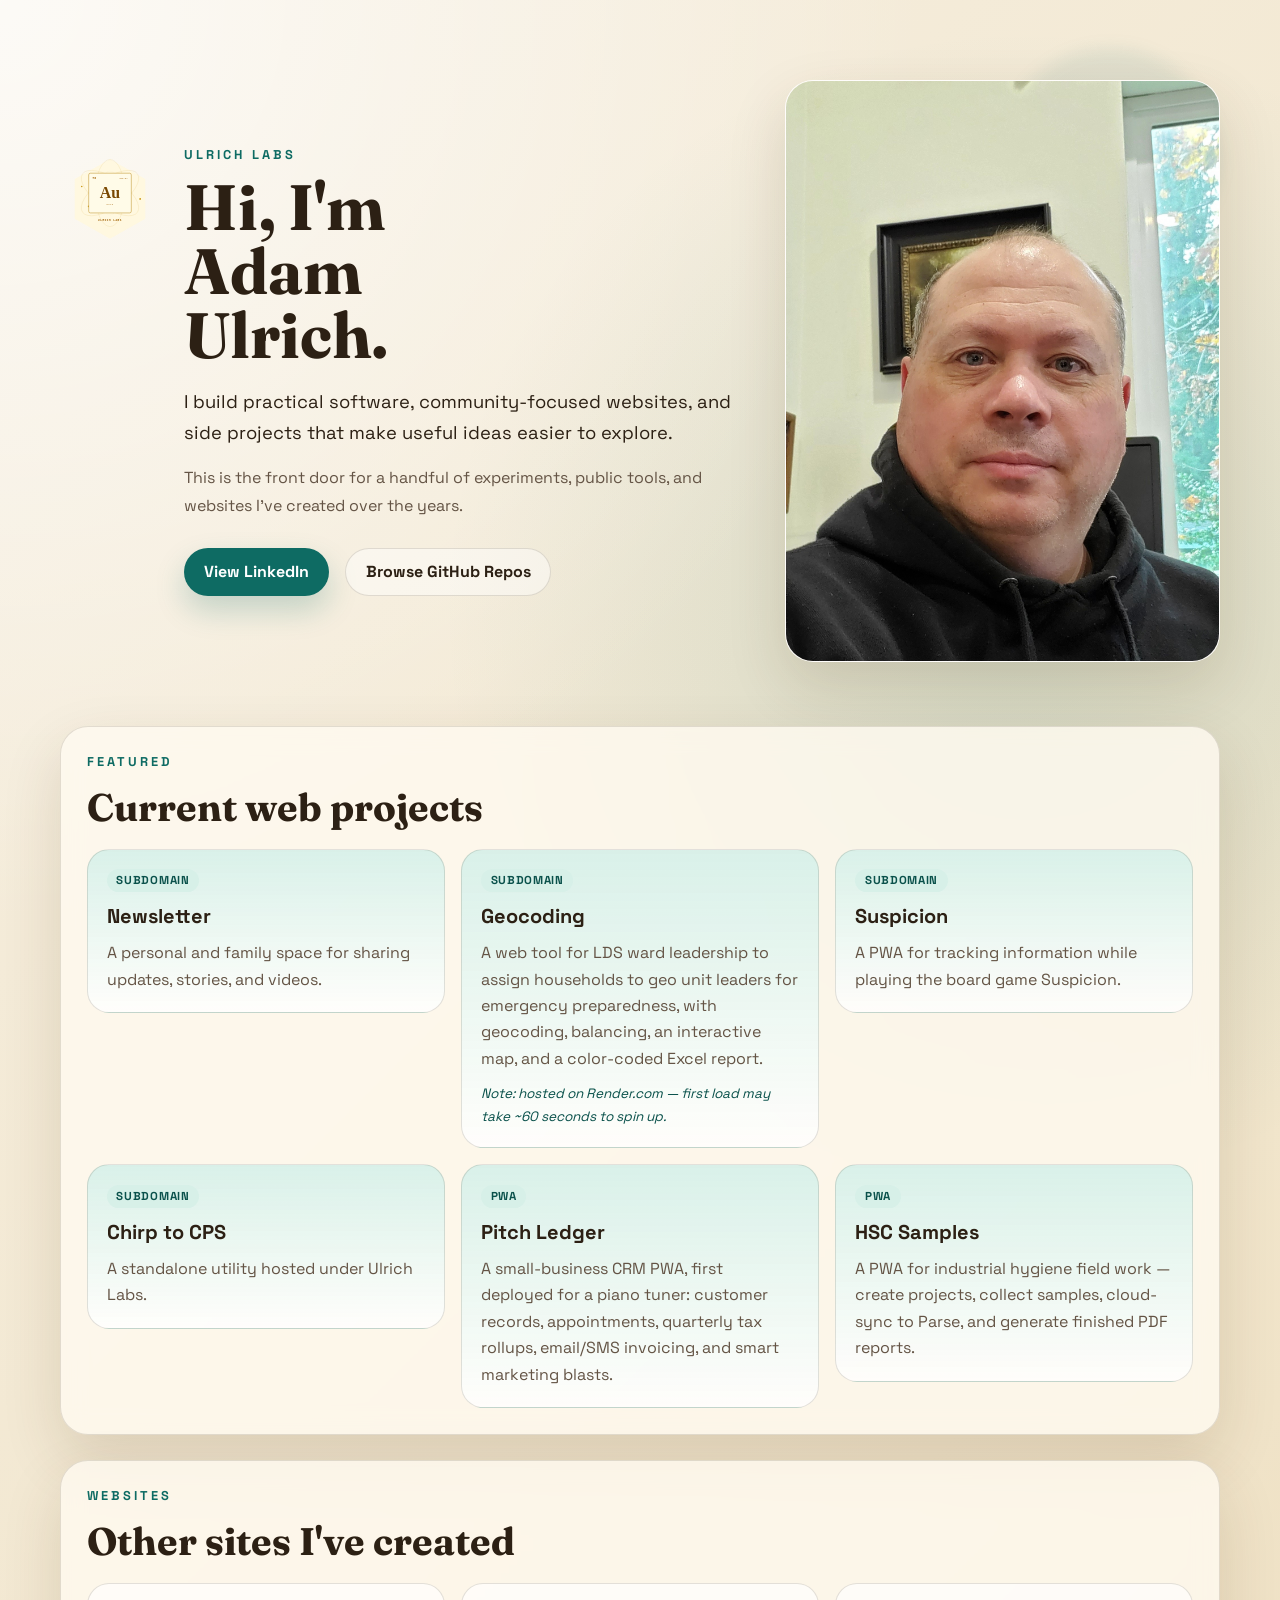
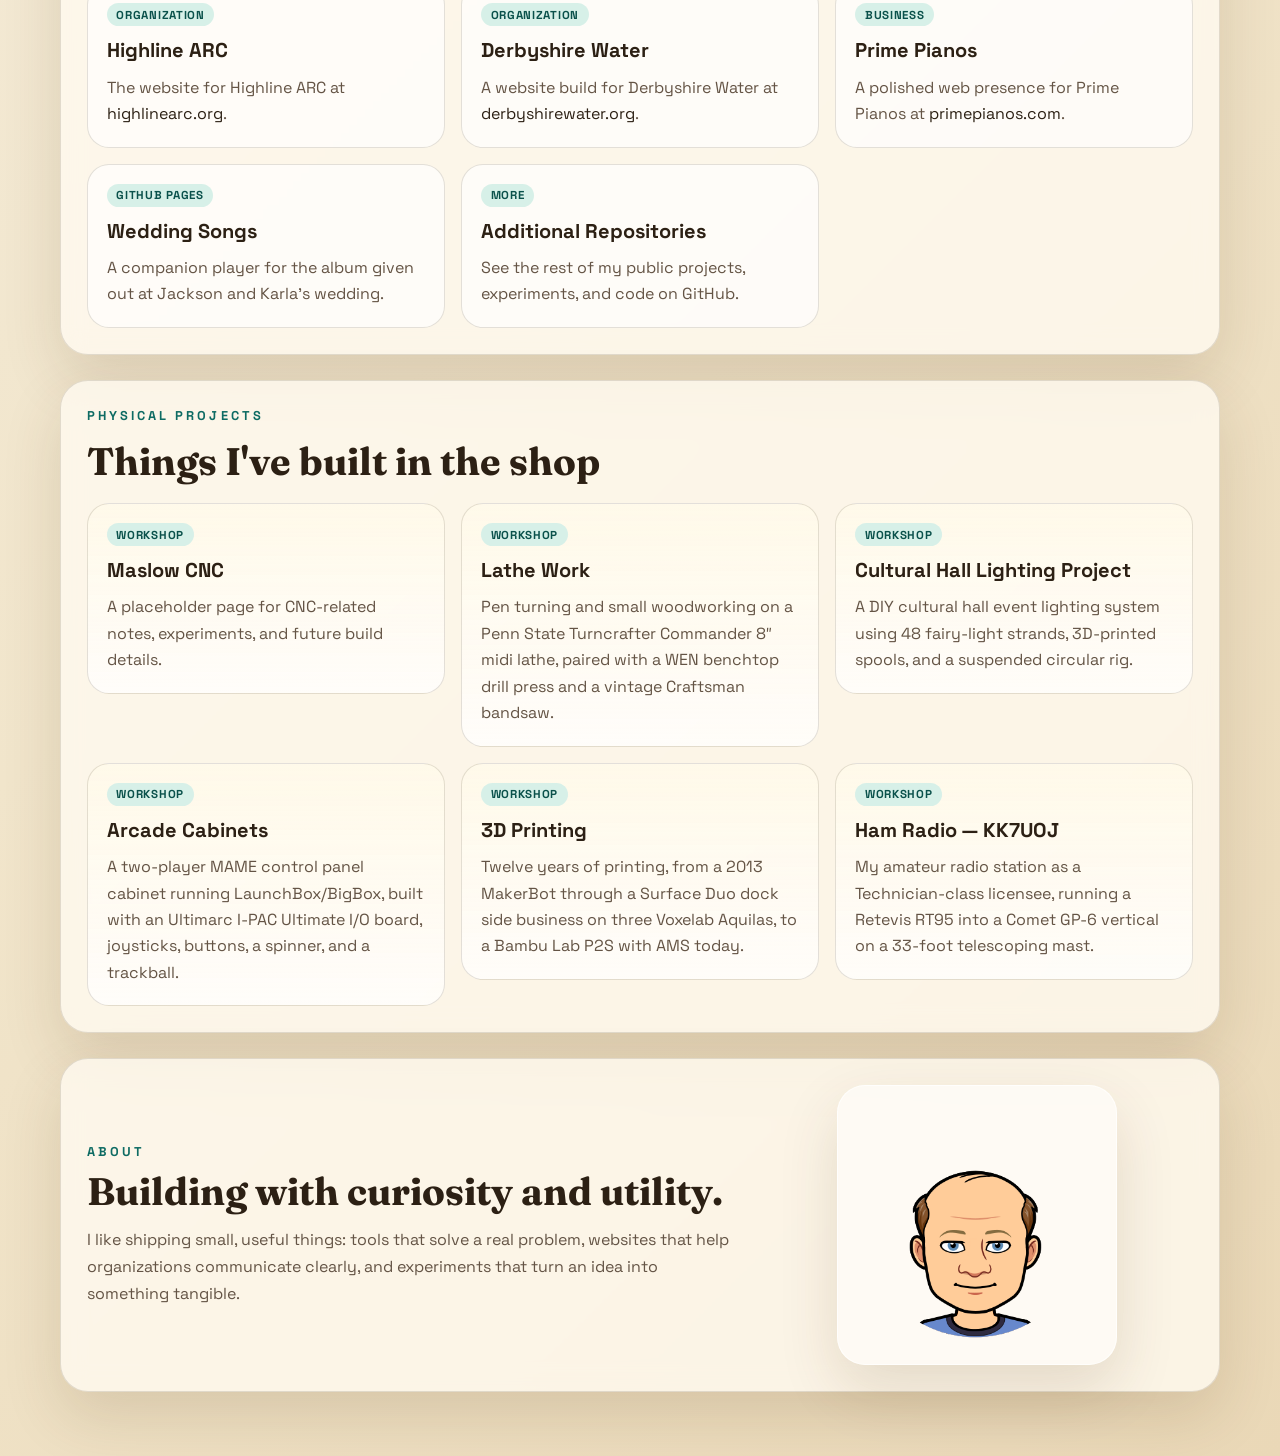
<file: index.html>
<!DOCTYPE html>
<html lang="en">
<head>
  <meta charset="UTF-8">
  <meta name="viewport" content="width=device-width, initial-scale=1.0">
  <title>Ulrich Labs | Adam Ulrich</title>
  <meta
    name="description"
    content="The home of Adam Ulrich's software, experiments, and web projects."
  >
  <link rel="preconnect" href="https://fonts.googleapis.com">
  <link rel="preconnect" href="https://fonts.gstatic.com" crossorigin>
  <link
    href="https://fonts.googleapis.com/css2?family=Space+Grotesk:wght@400;500;700&family=Fraunces:opsz,wght@9..144,600;9..144,700&display=swap"
    rel="stylesheet"
  >
  <link rel="icon" href="ulrichlabs-favicon.svg" type="image/svg+xml">
  <link rel="stylesheet" href="style.css">
</head>
<body>
  <div class="page-shell">
    <header class="hero">
      <div class="hero-copy">
        <div class="intro-lockup">
          <a class="site-logo" href="index.html" aria-label="Ulrich Labs home">
            <img src="ulrichlabs-au-icon.svg" alt="Ulrich Labs AU icon">
          </a>
          <div class="intro-copy">
            <p class="eyebrow">Ulrich Labs</p>
            <h1>Hi, I'm Adam Ulrich.</h1>
            <p class="lede">
              I build practical software, community-focused websites, and side projects
              that make useful ideas easier to explore.
            </p>
            <p class="intro">
              This is the front door for a handful of experiments, public tools, and
              websites I've created over the years.
            </p>
            <div class="hero-actions">
              <a class="button button-primary" href="https://www.linkedin.com/in/adammulrich" target="_blank" rel="noreferrer">View LinkedIn</a>
              <a class="button button-secondary" href="https://github.com/adamulrich?tab=repositories" target="_blank" rel="noreferrer">Browse GitHub Repos</a>
            </div>
          </div>
        </div>
      </div>
      <div class="hero-media">
        <div class="portrait-card">
          <img
            src="images/adam-portrait.jpg"
            alt="Portrait of Adam Ulrich"
          >
        </div>
      </div>
    </header>

    <main>
      <section class="panel">
        <div class="section-heading">
          <p class="eyebrow">Featured</p>
          <h2>Current web projects</h2>
        </div>
        <div class="card-grid">
          <a class="project-card highlight" href="https://newsletter.ulrichlabs.dev" target="_blank" rel="noreferrer">
            <span class="card-tag">Subdomain</span>
            <h3>Newsletter</h3>
            <p>A personal and family space for sharing updates, stories, and videos.</p>
          </a>
          <a class="project-card highlight" href="https://geocoding.ulrichlabs.dev" target="_blank" rel="noreferrer">
            <span class="card-tag">Subdomain</span>
            <h3>Geocoding</h3>
            <p>A web tool for LDS ward leadership to assign households to geo unit leaders for emergency preparedness, with geocoding, balancing, an interactive map, and a color-coded Excel report.</p>
            <p class="card-note">Note: hosted on Render.com &mdash; first load may take ~60 seconds to spin up.</p>
          </a>
          <a class="project-card highlight" href="https://suspicion.ulrichlabs.dev" target="_blank" rel="noreferrer">
            <span class="card-tag">Subdomain</span>
            <h3>Suspicion</h3>
            <p>A PWA for tracking information while playing the board game Suspicion.</p>
          </a>
          <a class="project-card highlight" href="https://chirp-to-cps.ulrichlabs.dev/" target="_blank" rel="noreferrer">
            <span class="card-tag">Subdomain</span>
            <h3>Chirp to CPS</h3>
            <p>A standalone utility hosted under Ulrich Labs.</p>
          </a>
          <a class="project-card highlight" href="projects/small-business-crm.html">
            <span class="card-tag">PWA</span>
            <h3>Pitch Ledger</h3>
            <p>A small-business CRM PWA, first deployed for a piano tuner: customer records, appointments, quarterly tax rollups, email/SMS invoicing, and smart marketing blasts.</p>
          </a>
          <a class="project-card highlight" href="projects/industrial-hygiene-samples.html">
            <span class="card-tag">PWA</span>
            <h3>HSC Samples</h3>
            <p>A PWA for industrial hygiene field work — create projects, collect samples, cloud-sync to Parse, and generate finished PDF reports.</p>
          </a>
        </div>
      </section>

      <section class="panel">
        <div class="section-heading">
          <p class="eyebrow">Websites</p>
          <h2>Other sites I've created</h2>
        </div>
        <div class="card-grid">
          <a class="project-card" href="https://highlinearc.org" target="_blank" rel="noreferrer">
            <span class="card-tag">Organization</span>
            <h3>Highline ARC</h3>
            <p>The website for Highline ARC at <span>highlinearc.org</span>.</p>
          </a>
          <a class="project-card" href="https://derbyshirewater.org" target="_blank" rel="noreferrer">
            <span class="card-tag">Organization</span>
            <h3>Derbyshire Water</h3>
            <p>A website build for Derbyshire Water at <span>derbyshirewater.org</span>.</p>
          </a>
          <a class="project-card" href="https://primepianos.com" target="_blank" rel="noreferrer">
            <span class="card-tag">Business</span>
            <h3>Prime Pianos</h3>
            <p>A polished web presence for Prime Pianos at <span>primepianos.com</span>.</p>
          </a>
          <a class="project-card" href="https://weddingsongs.ulrichlabs.dev" target="_blank" rel="noreferrer">
            <span class="card-tag">GitHub Pages</span>
            <h3>Wedding Songs</h3>
            <p>A companion player for the album given out at Jackson and Karla's wedding.</p>
          </a>
          <a class="project-card" href="https://github.com/adamulrich?tab=repositories" target="_blank" rel="noreferrer">
            <span class="card-tag">More</span>
            <h3>Additional Repositories</h3>
            <p>See the rest of my public projects, experiments, and code on GitHub.</p>
          </a>
        </div>
      </section>

      <section class="panel">
        <div class="section-heading">
          <p class="eyebrow">Physical Projects</p>
          <h2>Things I've built in the shop</h2>
        </div>
        <div class="card-grid">
          <a class="project-card project-card-static" href="projects/maslow-cnc.html">
            <span class="card-tag">Workshop</span>
            <h3>Maslow CNC</h3>
            <p>A placeholder page for CNC-related notes, experiments, and future build details.</p>
          </a>
          <a class="project-card project-card-static" href="projects/lathe-work.html">
            <span class="card-tag">Workshop</span>
            <h3>Lathe Work</h3>
            <p>Pen turning and small woodworking on a Penn State Turncrafter Commander 8&Prime; midi lathe, paired with a WEN benchtop drill press and a vintage Craftsman bandsaw.</p>
          </a>
          <a class="project-card project-card-static" href="projects/cultural-hall-lighting.html">
            <span class="card-tag">Workshop</span>
            <h3>Cultural Hall Lighting Project</h3>
            <p>A DIY cultural hall event lighting system using 48 fairy-light strands, 3D-printed spools, and a suspended circular rig.</p>
          </a>
          <a class="project-card project-card-static" href="projects/arcade-cabinets.html">
            <span class="card-tag">Workshop</span>
            <h3>Arcade Cabinets</h3>
            <p>A two-player MAME control panel cabinet running LaunchBox/BigBox, built with an Ultimarc I-PAC Ultimate I/O board, joysticks, buttons, a spinner, and a trackball.</p>
          </a>
          <a class="project-card project-card-static" href="projects/3d-printing.html">
            <span class="card-tag">Workshop</span>
            <h3>3D Printing</h3>
            <p>Twelve years of printing, from a 2013 MakerBot through a Surface Duo dock side business on three Voxelab Aquilas, to a Bambu Lab P2S with AMS today.</p>
          </a>
          <a class="project-card project-card-static" href="projects/ham-radio.html">
            <span class="card-tag">Workshop</span>
            <h3>Ham Radio &mdash; KK7UOJ</h3>
            <p>My amateur radio station as a Technician-class licensee, running a Retevis RT95 into a Comet GP-6 vertical on a 33-foot telescoping mast.</p>
          </a>
        </div>
      </section>

      <section class="about-strip">
        <div class="about-text">
          <p class="eyebrow">About</p>
          <h2>Building with curiosity and utility.</h2>
          <p>
            I like shipping small, useful things: tools that solve a real problem,
            websites that help organizations communicate clearly, and experiments
            that turn an idea into something tangible.
          </p>
        </div>
        <div class="about-media">
          <div class="about-bitmoji">
            <img
              src="images/adamu.png"
              alt="Bitmoji illustration of Adam Ulrich"
            >
          </div>
        </div>
      </section>
    </main>
  </div>
  <script src="lightbox.js"></script>
</body>
</html>
</file>
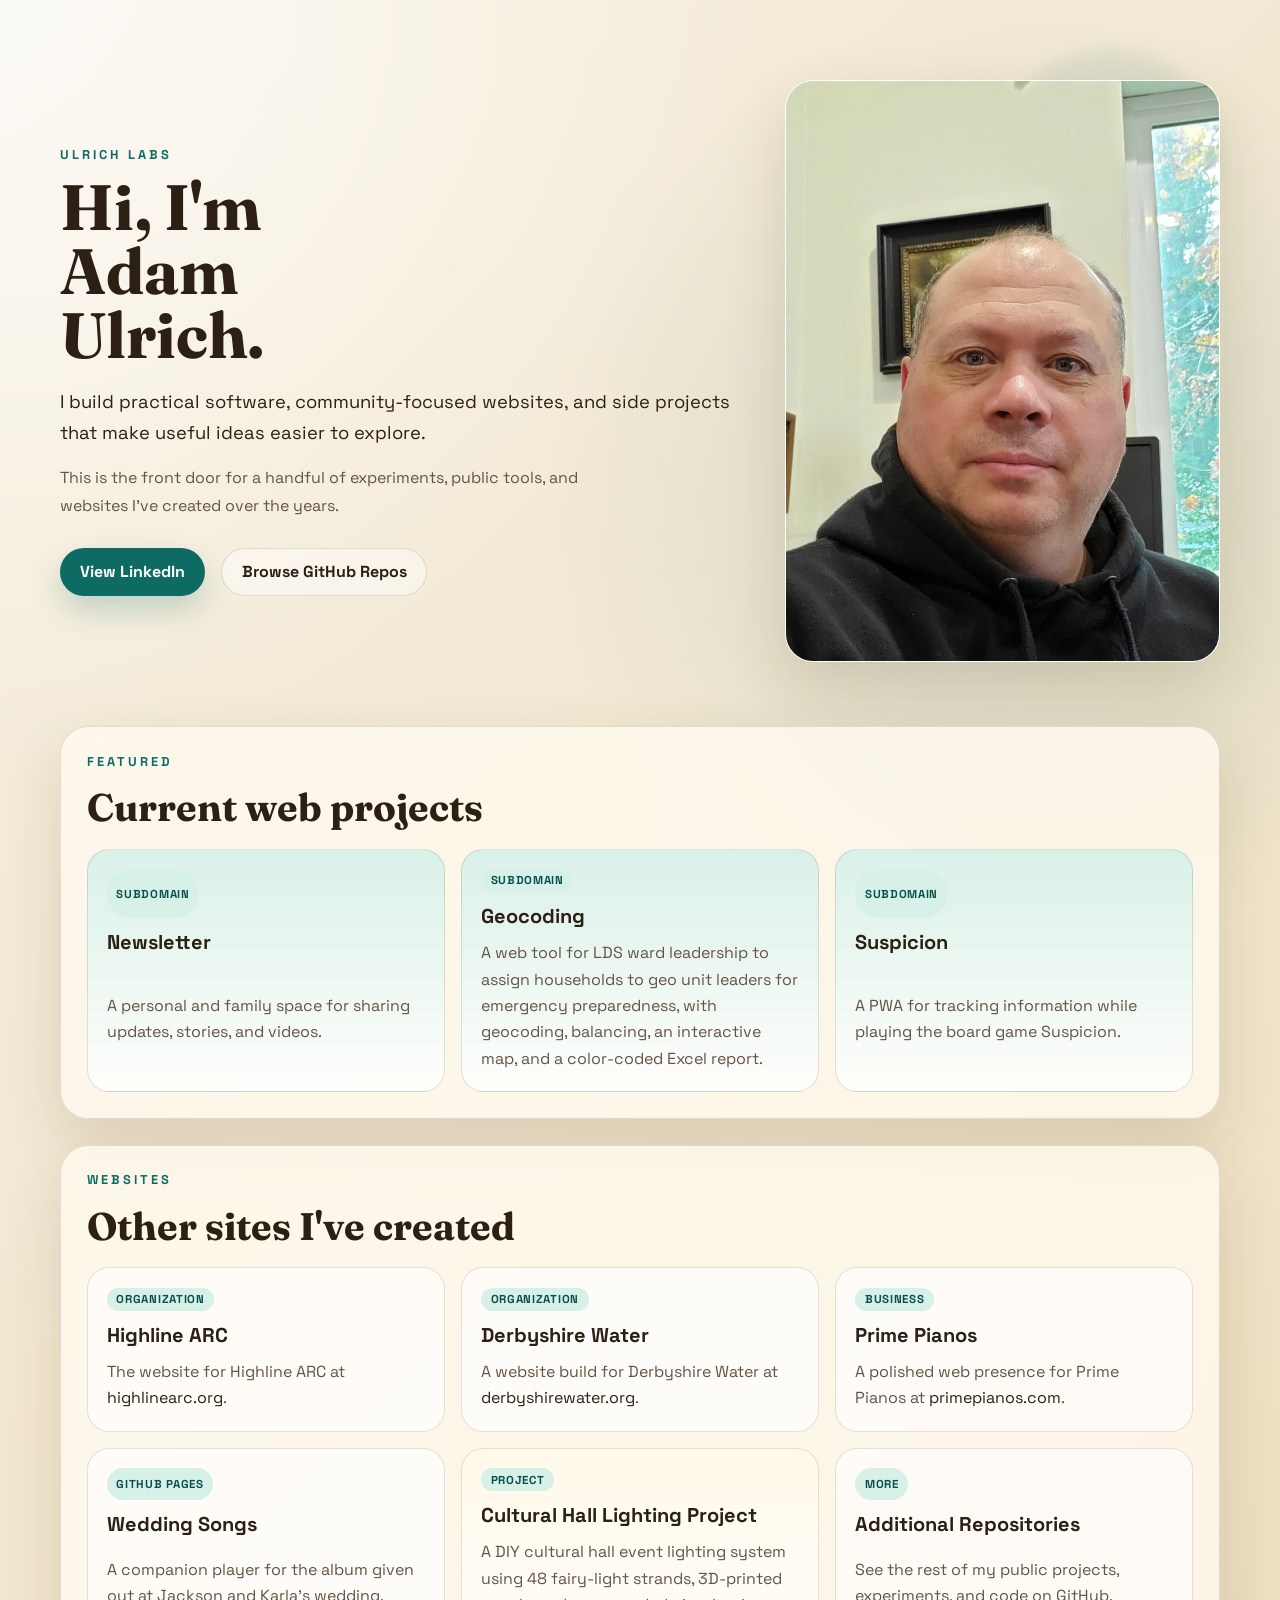
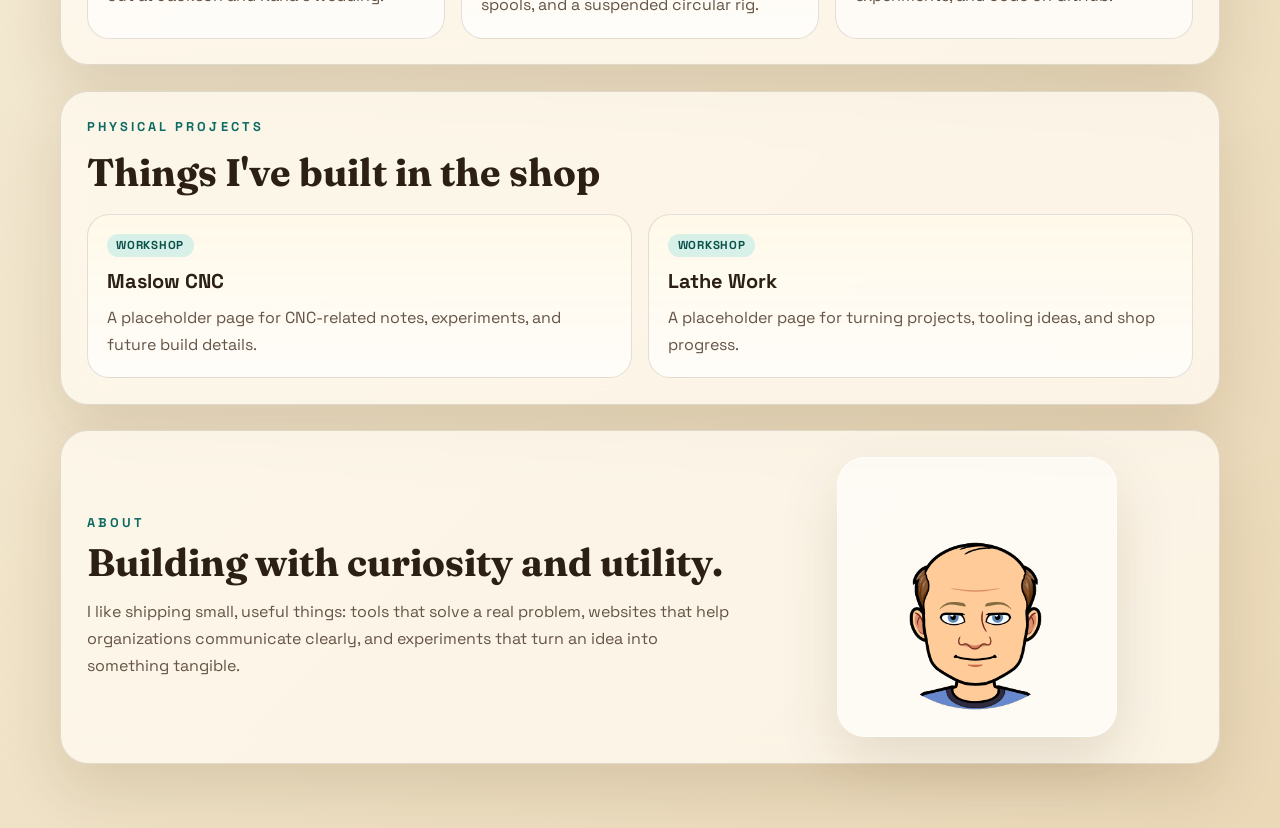
<file: website/index.html>
<!DOCTYPE html>
<html lang="en">
<head>
  <meta charset="UTF-8">
  <meta name="viewport" content="width=device-width, initial-scale=1.0">
  <title>Ulrich Labs | Adam Ulrich</title>
  <meta
    name="description"
    content="The home of Adam Ulrich's software, experiments, and web projects."
  >
  <link rel="preconnect" href="https://fonts.googleapis.com">
  <link rel="preconnect" href="https://fonts.gstatic.com" crossorigin>
  <link
    href="https://fonts.googleapis.com/css2?family=Space+Grotesk:wght@400;500;700&family=Fraunces:opsz,wght@9..144,600;9..144,700&display=swap"
    rel="stylesheet"
  >
  <link rel="stylesheet" href="style.css">
</head>
<body>
  <div class="page-shell">
    <header class="hero">
      <div class="hero-copy">
        <p class="eyebrow">Ulrich Labs</p>
        <h1>Hi, I'm Adam Ulrich.</h1>
        <p class="lede">
          I build practical software, community-focused websites, and side projects
          that make useful ideas easier to explore.
        </p>
        <p class="intro">
          This is the front door for a handful of experiments, public tools, and
          websites I've created over the years.
        </p>
        <div class="hero-actions">
          <a class="button button-primary" href="https://www.linkedin.com/in/adammulrich" target="_blank" rel="noreferrer">View LinkedIn</a>
          <a class="button button-secondary" href="https://github.com/adamulrich?tab=repositories" target="_blank" rel="noreferrer">Browse GitHub Repos</a>
        </div>
      </div>
      <div class="hero-media">
        <div class="portrait-card">
          <img
            src="images/20211103_090800-1742853880861.jpg"
            alt="Portrait of Adam Ulrich"
          >
        </div>
      </div>
    </header>

    <main>
      <section class="panel">
        <div class="section-heading">
          <p class="eyebrow">Featured</p>
          <h2>Current web projects</h2>
        </div>
        <div class="card-grid">
          <a class="project-card highlight" href="https://newsletter.ulrichlabs.dev" target="_blank" rel="noreferrer">
            <span class="card-tag">Subdomain</span>
            <h3>Newsletter</h3>
            <p>A personal and family space for sharing updates, stories, and videos.</p>
          </a>
          <a class="project-card highlight" href="https://geocoding.ulrichlabs.dev" target="_blank" rel="noreferrer">
            <span class="card-tag">Subdomain</span>
            <h3>Geocoding</h3>
            <p>A web tool for LDS ward leadership to assign households to geo unit leaders for emergency preparedness, with geocoding, balancing, an interactive map, and a color-coded Excel report.</p>
          </a>
          <a class="project-card highlight" href="https://suspicion.ulrichlabs.dev" target="_blank" rel="noreferrer">
            <span class="card-tag">Subdomain</span>
            <h3>Suspicion</h3>
            <p>A PWA for tracking information while playing the board game Suspicion.</p>
          </a>
        </div>
      </section>

      <section class="panel">
        <div class="section-heading">
          <p class="eyebrow">Websites</p>
          <h2>Other sites I've created</h2>
        </div>
        <div class="card-grid">
          <a class="project-card" href="https://highlinearc.org" target="_blank" rel="noreferrer">
            <span class="card-tag">Organization</span>
            <h3>Highline ARC</h3>
            <p>The website for Highline ARC at <span>highlinearc.org</span>.</p>
          </a>
          <a class="project-card" href="https://derbyshirewater.org" target="_blank" rel="noreferrer">
            <span class="card-tag">Organization</span>
            <h3>Derbyshire Water</h3>
            <p>A website build for Derbyshire Water at <span>derbyshirewater.org</span>.</p>
          </a>
          <a class="project-card" href="https://primepianos.com" target="_blank" rel="noreferrer">
            <span class="card-tag">Business</span>
            <h3>Prime Pianos</h3>
            <p>A polished web presence for Prime Pianos at <span>primepianos.com</span>.</p>
          </a>
          <a class="project-card" href="https://adamulrich.github.io/wedding_songs/" target="_blank" rel="noreferrer">
            <span class="card-tag">GitHub Pages</span>
            <h3>Wedding Songs</h3>
            <p>A companion player for the album given out at Jackson and Karla's wedding.</p>
          </a>
          <a class="project-card project-card-static" href="https://github.com/adamulrich/CulturalHallLighting/blob/main/README.md" target="_blank" rel="noreferrer">
            <span class="card-tag">Project</span>
            <h3>Cultural Hall Lighting Project</h3>
            <p>A DIY cultural hall event lighting system using 48 fairy-light strands, 3D-printed spools, and a suspended circular rig.</p>
          </a>
          <a class="project-card" href="https://github.com/adamulrich?tab=repositories" target="_blank" rel="noreferrer">
            <span class="card-tag">More</span>
            <h3>Additional Repositories</h3>
            <p>See the rest of my public projects, experiments, and code on GitHub.</p>
          </a>
        </div>
      </section>

      <section class="panel">
        <div class="section-heading">
          <p class="eyebrow">Physical Projects</p>
          <h2>Things I've built in the shop</h2>
        </div>
        <div class="card-grid card-grid-two">
          <a class="project-card project-card-static" href="projects/maslow-cnc.html">
            <span class="card-tag">Workshop</span>
            <h3>Maslow CNC</h3>
            <p>A placeholder page for CNC-related notes, experiments, and future build details.</p>
          </a>
          <a class="project-card project-card-static" href="projects/lathe-work.html">
            <span class="card-tag">Workshop</span>
            <h3>Lathe Work</h3>
            <p>A placeholder page for turning projects, tooling ideas, and shop progress.</p>
          </a>
        </div>
      </section>

      <section class="about-strip">
        <div class="about-text">
          <p class="eyebrow">About</p>
          <h2>Building with curiosity and utility.</h2>
          <p>
            I like shipping small, useful things: tools that solve a real problem,
            websites that help organizations communicate clearly, and experiments
            that turn an idea into something tangible.
          </p>
        </div>
        <div class="about-media">
          <div class="about-bitmoji">
            <img
              src="images/adamu.png"
              alt="Bitmoji illustration of Adam Ulrich"
            >
          </div>
        </div>
      </section>
    </main>
  </div>
</body>
</html>
</file>
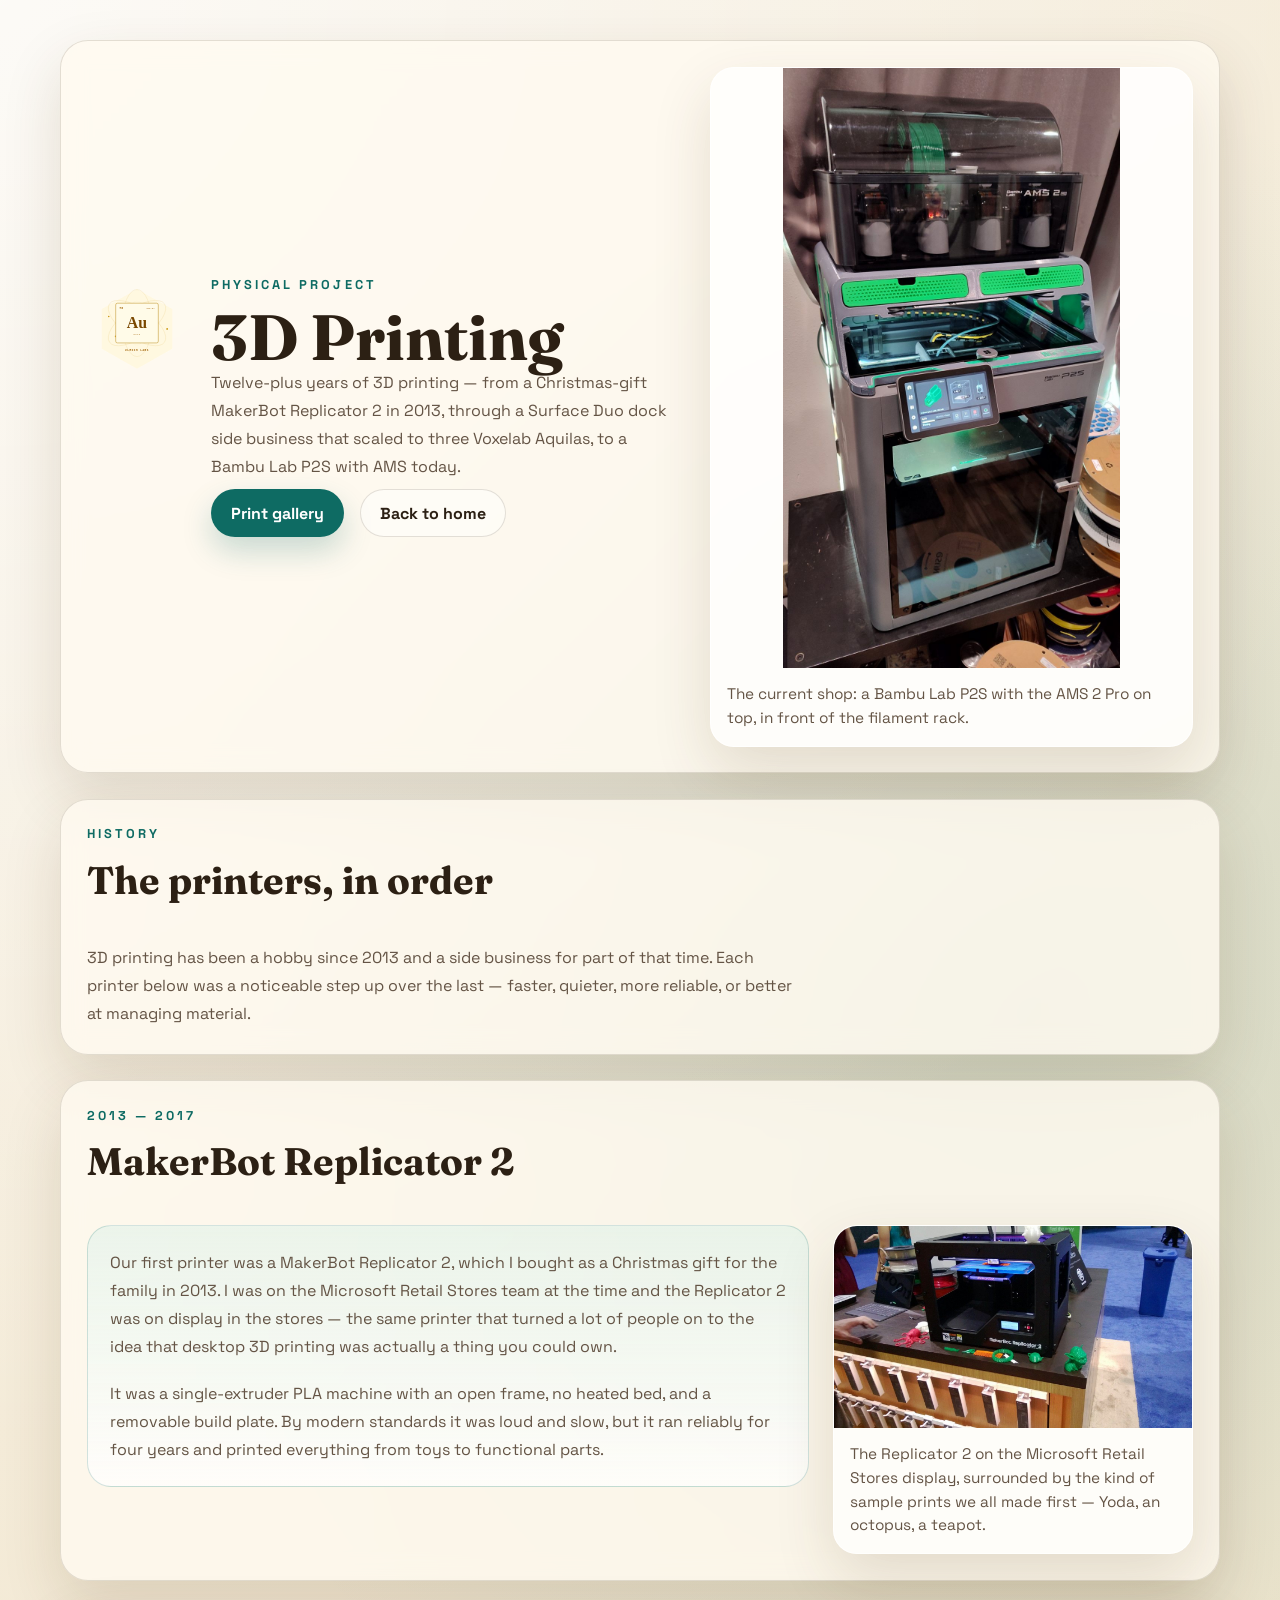
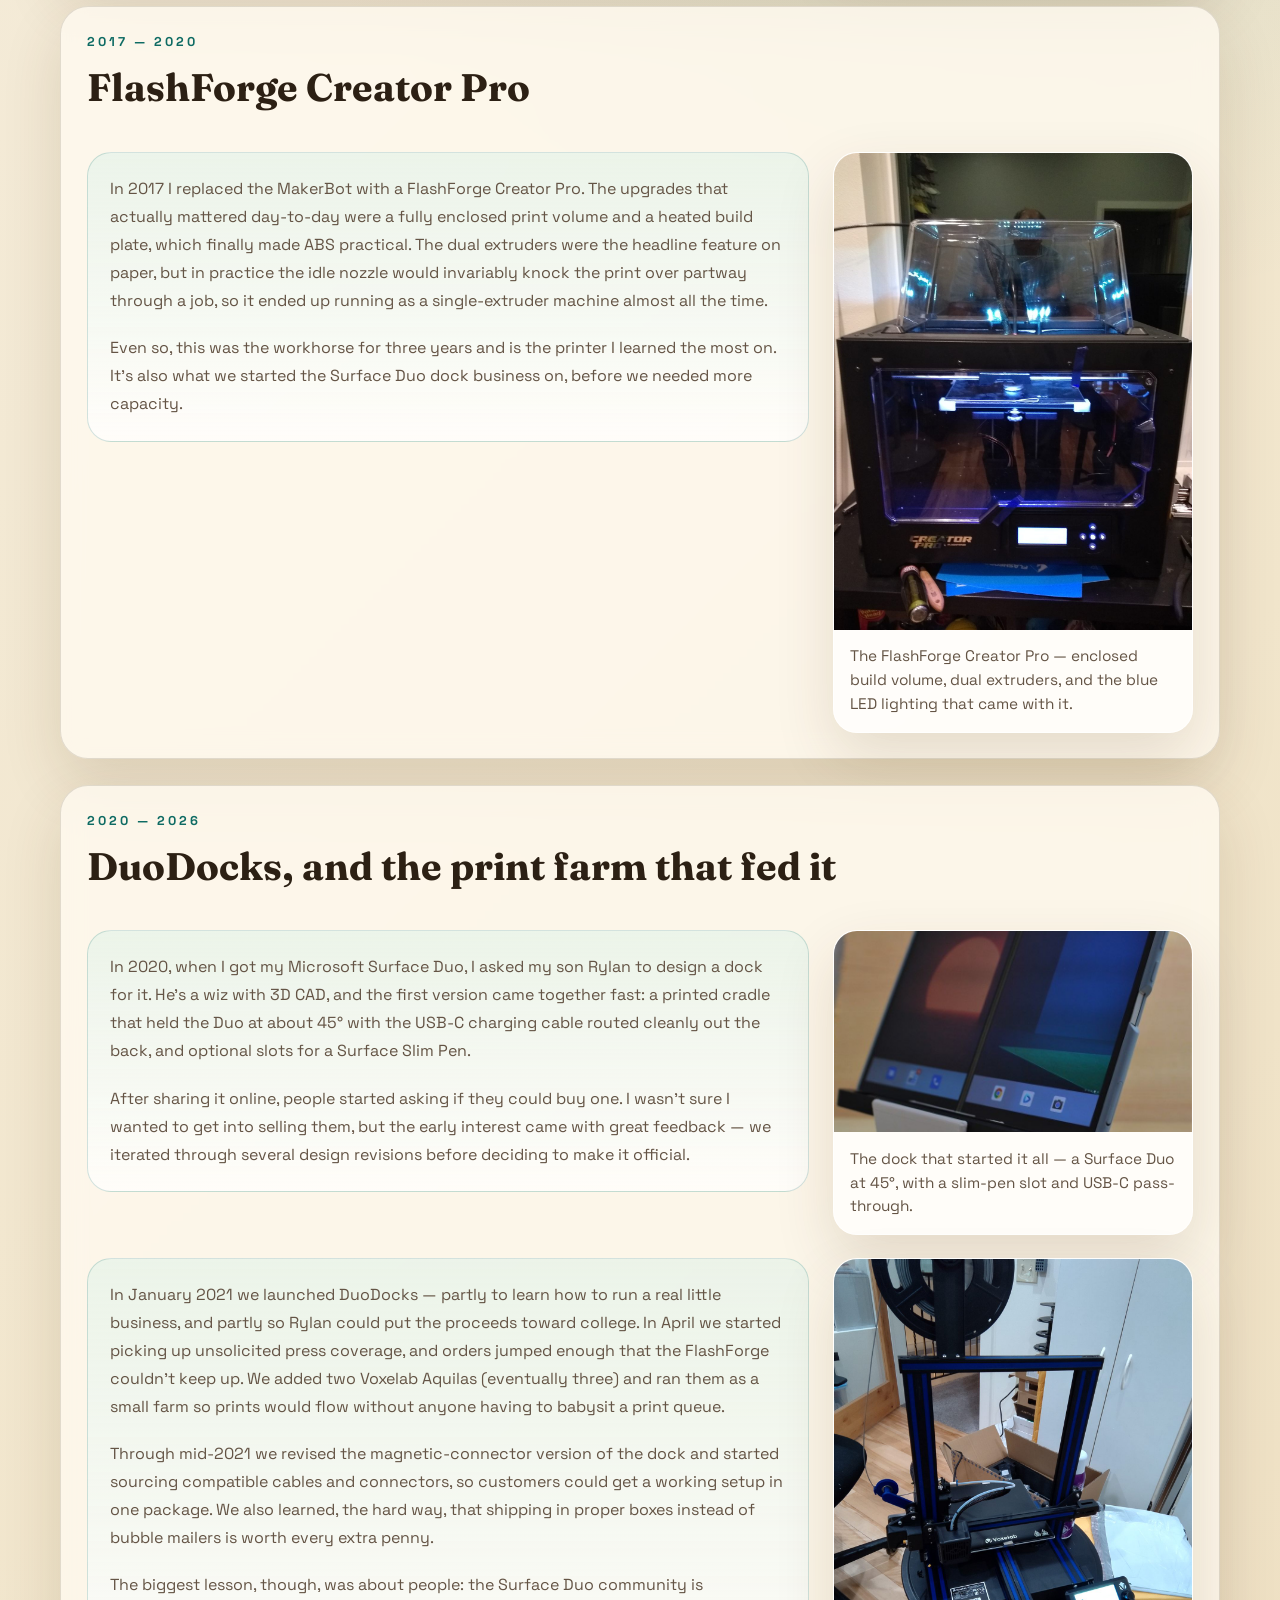
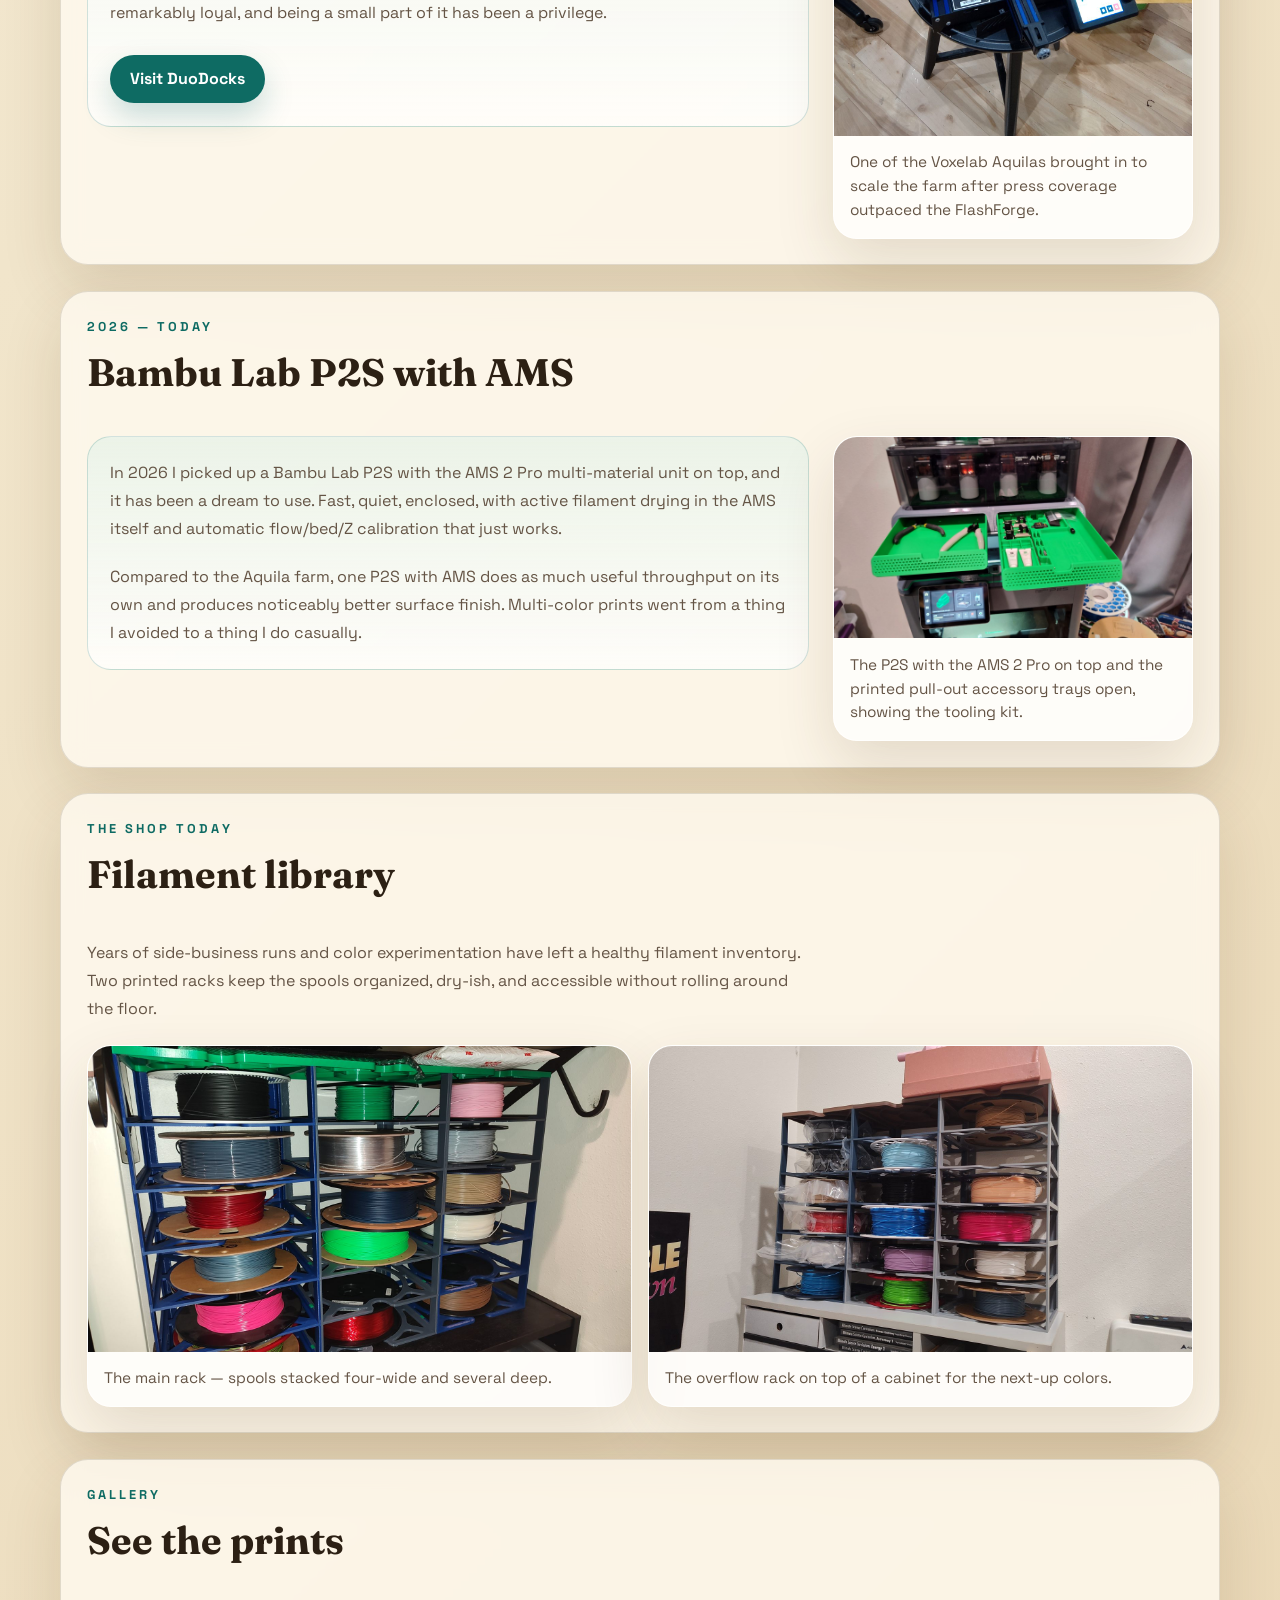
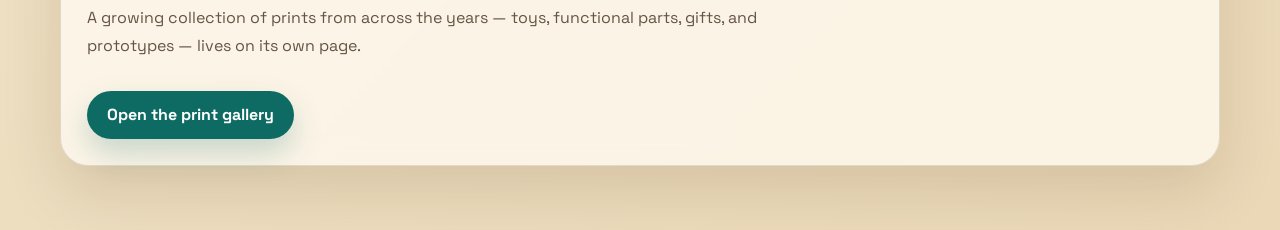
<file: projects/3d-printing.html>
<!DOCTYPE html>
<html lang="en">
<head>
  <meta charset="UTF-8">
  <meta name="viewport" content="width=device-width, initial-scale=1.0">
  <title>3D Printing | Ulrich Labs</title>
  <meta
    name="description"
    content="Twelve years of 3D printing — from a 2013 MakerBot Replicator 2 through a Surface Duo dock side business on three Voxelab Aquilas, to a Bambu Lab P2S with AMS today."
  >
  <link rel="preconnect" href="https://fonts.googleapis.com">
  <link rel="preconnect" href="https://fonts.gstatic.com" crossorigin>
  <link
    href="https://fonts.googleapis.com/css2?family=Space+Grotesk:wght@400;500;700&family=Fraunces:opsz,wght@9..144,600;9..144,700&display=swap"
    rel="stylesheet"
  >
  <link rel="icon" href="../ulrichlabs-favicon.svg" type="image/svg+xml">
  <link rel="stylesheet" href="../style.css">
</head>
<body>
  <div class="page-shell">
    <main class="detail-layout">
      <section class="panel">
        <div class="project-hero-layout">
          <div class="project-hero-copy">
            <div class="intro-lockup">
              <a class="site-logo" href="../index.html" aria-label="Ulrich Labs home">
                <img src="../ulrichlabs-au-icon.svg" alt="Ulrich Labs AU icon">
              </a>
              <div class="intro-copy">
                <p class="eyebrow">Physical Project</p>
                <h1 class="detail-title">3D Printing</h1>
                <p class="detail-lede">
                  Twelve-plus years of 3D printing &mdash; from a Christmas-gift
                  MakerBot Replicator 2 in 2013, through a Surface Duo dock side
                  business that scaled to three Voxelab Aquilas, to a Bambu Lab
                  P2S with AMS today.
                </p>
                <div class="detail-actions">
                  <a class="button button-primary" href="prints-gallery.html">Print gallery</a>
                  <a class="button button-secondary" href="../index.html">Back to home</a>
                </div>
              </div>
            </div>
          </div>
          <figure class="project-figure project-figure-portrait project-figure-fill">
            <img
              src="../images/3d-printing/bambu-p2s-angled.jpg"
              alt="Bambu Lab P2S printer with AMS 2 Pro multi-spool unit on top, filament shelving behind"
            >
            <figcaption>
              The current shop: a Bambu Lab P2S with the AMS 2 Pro on top, in
              front of the filament rack.
            </figcaption>
          </figure>
        </div>
      </section>

      <section class="panel content-stack">
        <div class="section-heading">
          <p class="eyebrow">History</p>
          <h2>The printers, in order</h2>
        </div>
        <div class="prose">
          <p>
            3D printing has been a hobby since 2013 and a side business for part
            of that time. Each printer below was a noticeable step up over the
            last &mdash; faster, quieter, more reliable, or better at managing
            material.
          </p>
        </div>
      </section>

      <section class="panel content-stack">
        <div class="section-heading">
          <p class="eyebrow">2013 &mdash; 2017</p>
          <h2>MakerBot Replicator 2</h2>
        </div>
        <div class="media-copy-layout">
          <div class="intro-guidance">
            <p>
              Our first printer was a
              <a href="https://en.wikipedia.org/wiki/MakerBot" target="_blank" rel="noreferrer">MakerBot Replicator 2</a>,
              which I bought as a Christmas gift for the family in 2013. I was
              on the Microsoft Retail Stores team at the time and the Replicator
              2 was on display in the stores &mdash; the same printer that
              turned a lot of people on to the idea that desktop 3D printing was
              actually a thing you could own.
            </p>
            <p>
              It was a single-extruder PLA machine with an open frame, no heated
              bed, and a removable build plate. By modern standards it was loud
              and slow, but it ran reliably for four years and printed everything
              from toys to functional parts.
            </p>
          </div>
          <figure class="project-figure">
            <img
              src="../images/3d-printing/makerbot-replicator-2.jpg"
              alt="A MakerBot Replicator 2 printer on display alongside sample prints"
            >
            <figcaption>
              The Replicator 2 on the Microsoft Retail Stores display, surrounded
              by the kind of sample prints we all made first &mdash; Yoda, an
              octopus, a teapot.
            </figcaption>
          </figure>
        </div>
      </section>

      <section class="panel content-stack">
        <div class="section-heading">
          <p class="eyebrow">2017 &mdash; 2020</p>
          <h2>FlashForge Creator Pro</h2>
        </div>
        <div class="media-copy-layout">
          <div class="intro-guidance">
            <p>
              In 2017 I replaced the MakerBot with a
              <a href="https://www.flashforge.com/product-detail/flashforge-creator-pro-3d-printer" target="_blank" rel="noreferrer">FlashForge Creator Pro</a>.
              The upgrades that actually mattered day-to-day were a fully
              enclosed print volume and a heated build plate, which finally made
              ABS practical. The dual extruders were the headline feature on
              paper, but in practice the idle nozzle would invariably knock the
              print over partway through a job, so it ended up running as a
              single-extruder machine almost all the time.
            </p>
            <p>
              Even so, this was the workhorse for three years and is the printer
              I learned the most on. It's also what we started the Surface Duo
              dock business on, before we needed more capacity.
            </p>
          </div>
          <figure class="project-figure project-figure-portrait">
            <img
              src="../images/3d-printing/flashforge-creator-pro.jpg"
              alt="FlashForge Creator Pro printer with its acrylic enclosure and blue interior lighting"
            >
            <figcaption>
              The FlashForge Creator Pro &mdash; enclosed build volume, dual
              extruders, and the blue LED lighting that came with it.
            </figcaption>
          </figure>
        </div>
      </section>

      <section class="panel content-stack">
        <div class="section-heading">
          <p class="eyebrow">2020 &mdash; 2026</p>
          <h2>DuoDocks, and the print farm that fed it</h2>
        </div>
        <div class="media-copy-layout">
          <div class="intro-guidance">
            <p>
              In 2020, when I got my
              <a href="https://en.wikipedia.org/wiki/Surface_Duo" target="_blank" rel="noreferrer">Microsoft Surface Duo</a>,
              I asked my son Rylan to design a dock for it. He's a wiz with 3D
              CAD, and the first version came together fast: a printed cradle
              that held the Duo at about 45&deg; with the USB-C charging cable
              routed cleanly out the back, and optional slots for a Surface
              Slim Pen.
            </p>
            <p>
              After sharing it online, people started asking if they could buy
              one. I wasn't sure I wanted to get into selling them, but the
              early interest came with great feedback &mdash; we iterated
              through several design revisions before deciding to make it
              official.
            </p>
          </div>
          <figure class="project-figure">
            <img
              src="../images/3d-printing/surface-duo-dock.jpg"
              alt="A Surface Duo phone propped up on a white 3D-printed angled dock with a Surface Slim Pen slot"
            >
            <figcaption>
              The dock that started it all &mdash; a Surface Duo at 45&deg;,
              with a slim-pen slot and USB-C pass-through.
            </figcaption>
          </figure>
        </div>
        <div class="media-copy-layout">
          <div class="intro-guidance">
            <p>
              In January 2021 we launched
              <a href="https://duodocks.square.site" target="_blank" rel="noreferrer">DuoDocks</a>
              &mdash; partly to learn how to run a real little business, and
              partly so Rylan could put the proceeds toward college. In April
              we started picking up unsolicited press coverage, and orders
              jumped enough that the FlashForge couldn't keep up. We added two
              <a href="https://www.voxelab3dp.com/product/voxelab-aquila-x2-fdm-3d-printer.html" target="_blank" rel="noreferrer">Voxelab Aquilas</a>
              (eventually three) and ran them as a small farm so prints would
              flow without anyone having to babysit a print queue.
            </p>
            <p>
              Through mid-2021 we revised the magnetic-connector version of
              the dock and started sourcing compatible cables and connectors,
              so customers could get a working setup in one package. We also
              learned, the hard way, that shipping in proper boxes instead of
              bubble mailers is worth every extra penny.
            </p>
            <p>
              The biggest lesson, though, was about people: the Surface Duo
              community is remarkably loyal, and being a small part of it has
              been a privilege.
            </p>
            <div class="detail-actions">
              <a class="button button-primary" href="https://duodocks.square.site" target="_blank" rel="noreferrer">Visit DuoDocks</a>
            </div>
          </div>
          <figure class="project-figure project-figure-portrait">
            <img
              src="../images/3d-printing/voxelab-aquila.jpg"
              alt="A Voxelab Aquila 3D printer being unboxed and set up"
            >
            <figcaption>
              One of the Voxelab Aquilas brought in to scale the farm after
              press coverage outpaced the FlashForge.
            </figcaption>
          </figure>
        </div>
      </section>

      <section class="panel content-stack">
        <div class="section-heading">
          <p class="eyebrow">2026 &mdash; Today</p>
          <h2>Bambu Lab P2S with AMS</h2>
        </div>
        <div class="media-copy-layout">
          <div class="intro-guidance">
            <p>
              In 2026 I picked up a
              <a href="https://us.store.bambulab.com/products/p2s" target="_blank" rel="noreferrer">Bambu Lab P2S</a>
              with the AMS 2 Pro multi-material unit on top, and it has been a
              dream to use. Fast, quiet, enclosed, with active filament drying
              in the AMS itself and automatic flow/bed/Z calibration that just
              works.
            </p>
            <p>
              Compared to the Aquila farm, one P2S with AMS does as much useful
              throughput on its own and produces noticeably better surface
              finish. Multi-color prints went from a thing I avoided to a thing
              I do casually.
            </p>
          </div>
          <figure class="project-figure">
            <img
              src="../images/3d-printing/bambu-p2s-front.jpg"
              alt="Bambu Lab P2S front view with the AMS 2 Pro on top and two green pull-out trays open"
            >
            <figcaption>
              The P2S with the AMS 2 Pro on top and the printed pull-out
              accessory trays open, showing the tooling kit.
            </figcaption>
          </figure>
        </div>
      </section>

      <section class="panel content-stack">
        <div class="section-heading">
          <p class="eyebrow">The Shop Today</p>
          <h2>Filament library</h2>
        </div>
        <div class="prose">
          <p>
            Years of side-business runs and color experimentation have left a
            healthy filament inventory. Two printed racks keep the spools
            organized, dry-ish, and accessible without rolling around the floor.
          </p>
        </div>
        <div class="figure-grid">
          <figure class="project-figure">
            <img
              src="../images/3d-printing/filament-rack-main.jpg"
              alt="A printed filament rack holding dozens of spools of various colors"
            >
            <figcaption>
              The main rack &mdash; spools stacked four-wide and several deep.
            </figcaption>
          </figure>
          <figure class="project-figure">
            <img
              src="../images/3d-printing/filament-rack-overflow.jpg"
              alt="A second printed filament rack on top of a cabinet, holding more spools"
            >
            <figcaption>
              The overflow rack on top of a cabinet for the next-up colors.
            </figcaption>
          </figure>
        </div>
      </section>

      <section class="panel content-stack">
        <div class="section-heading">
          <p class="eyebrow">Gallery</p>
          <h2>See the prints</h2>
        </div>
        <div class="prose">
          <p>
            A growing collection of prints from across the years &mdash; toys,
            functional parts, gifts, and prototypes &mdash; lives on its own
            page.
          </p>
        </div>
        <div class="detail-actions">
          <a class="button button-primary" href="prints-gallery.html">Open the print gallery</a>
        </div>
      </section>
    </main>
  </div>
  <script src="../lightbox.js"></script>
</body>
</html>
</file>
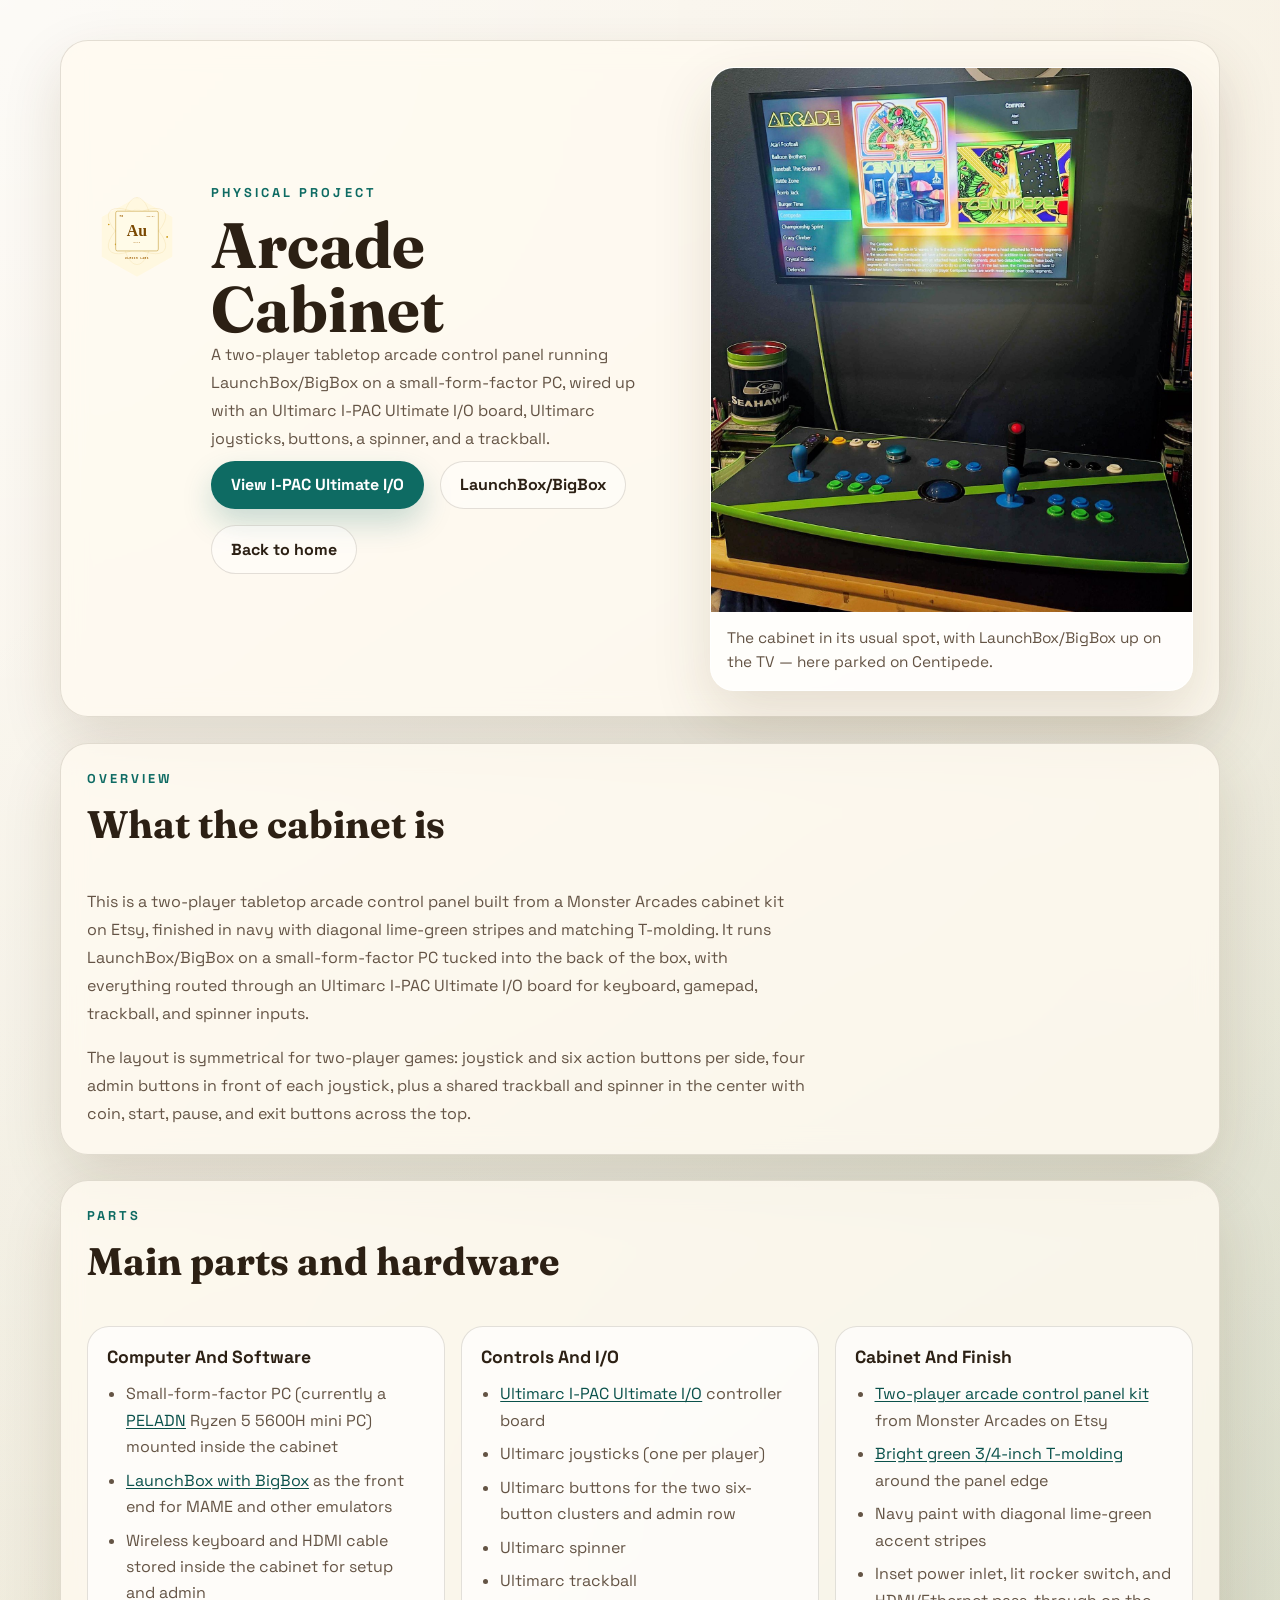
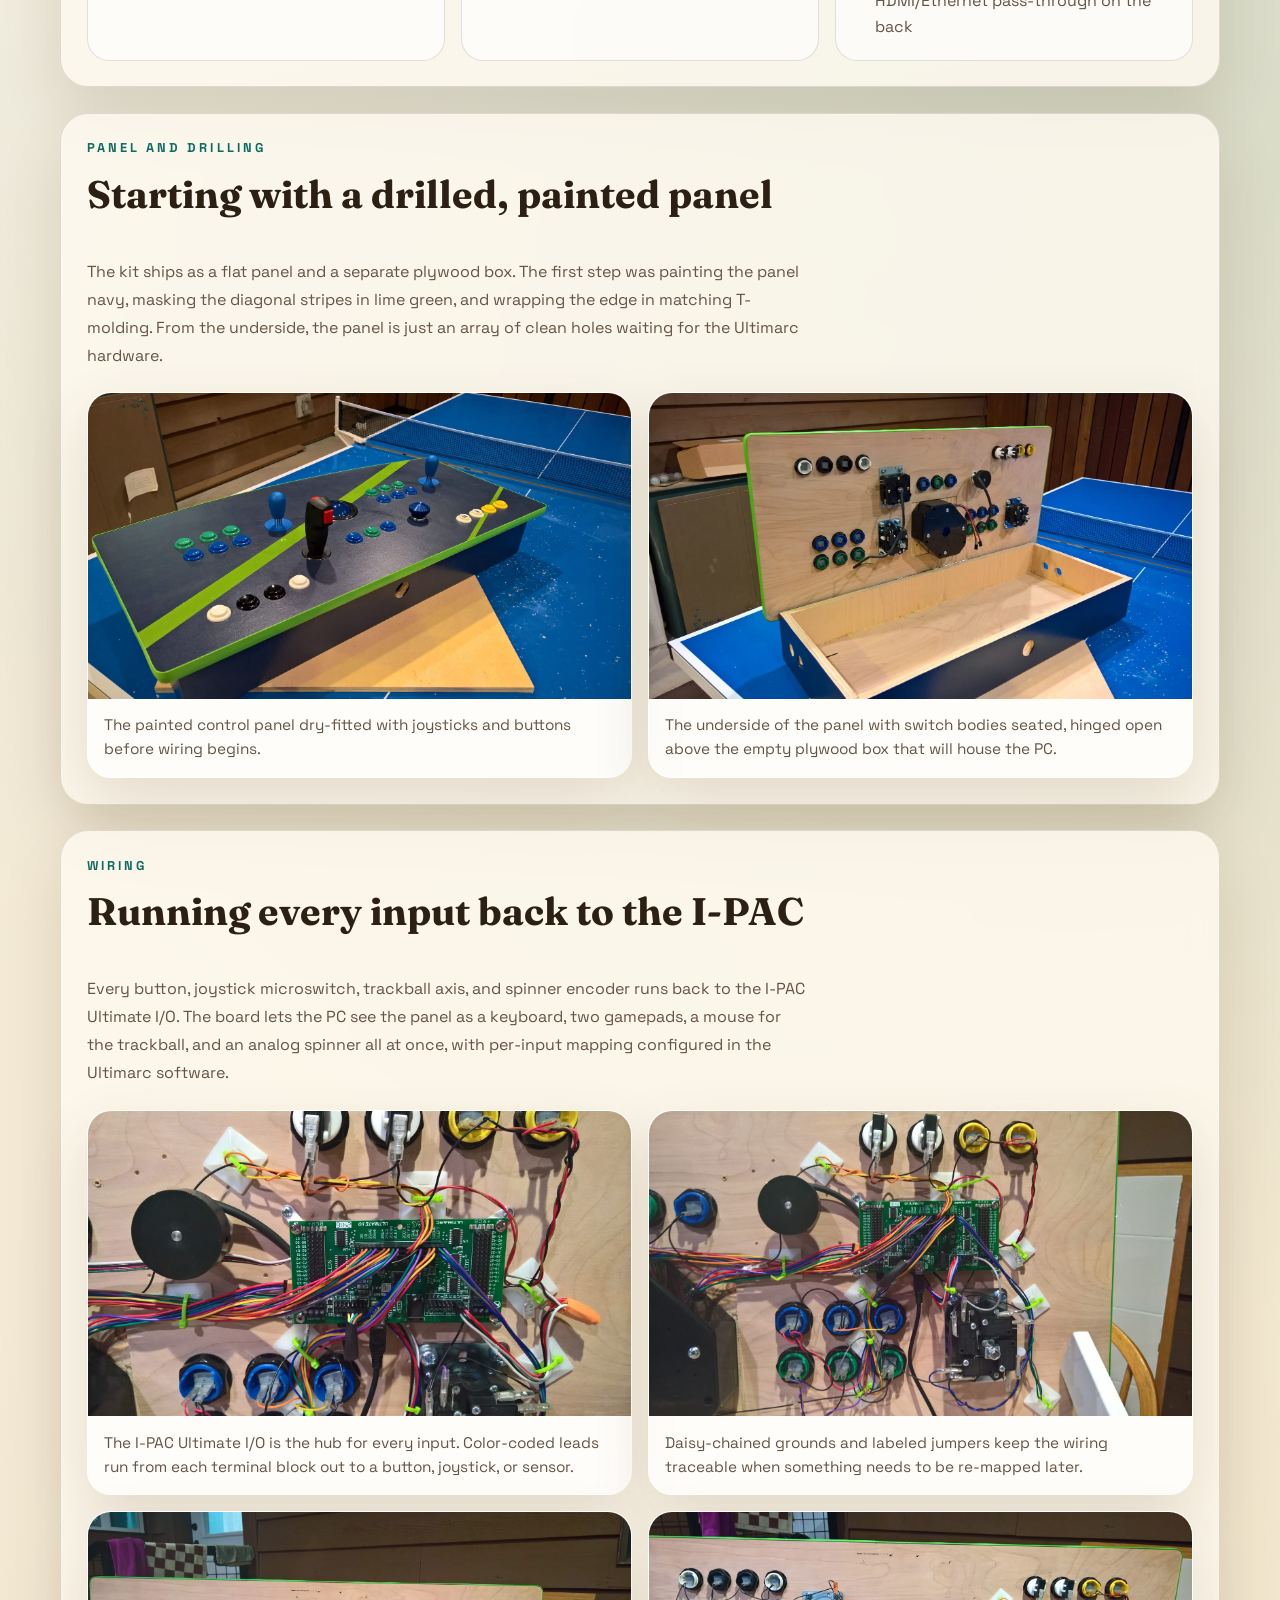
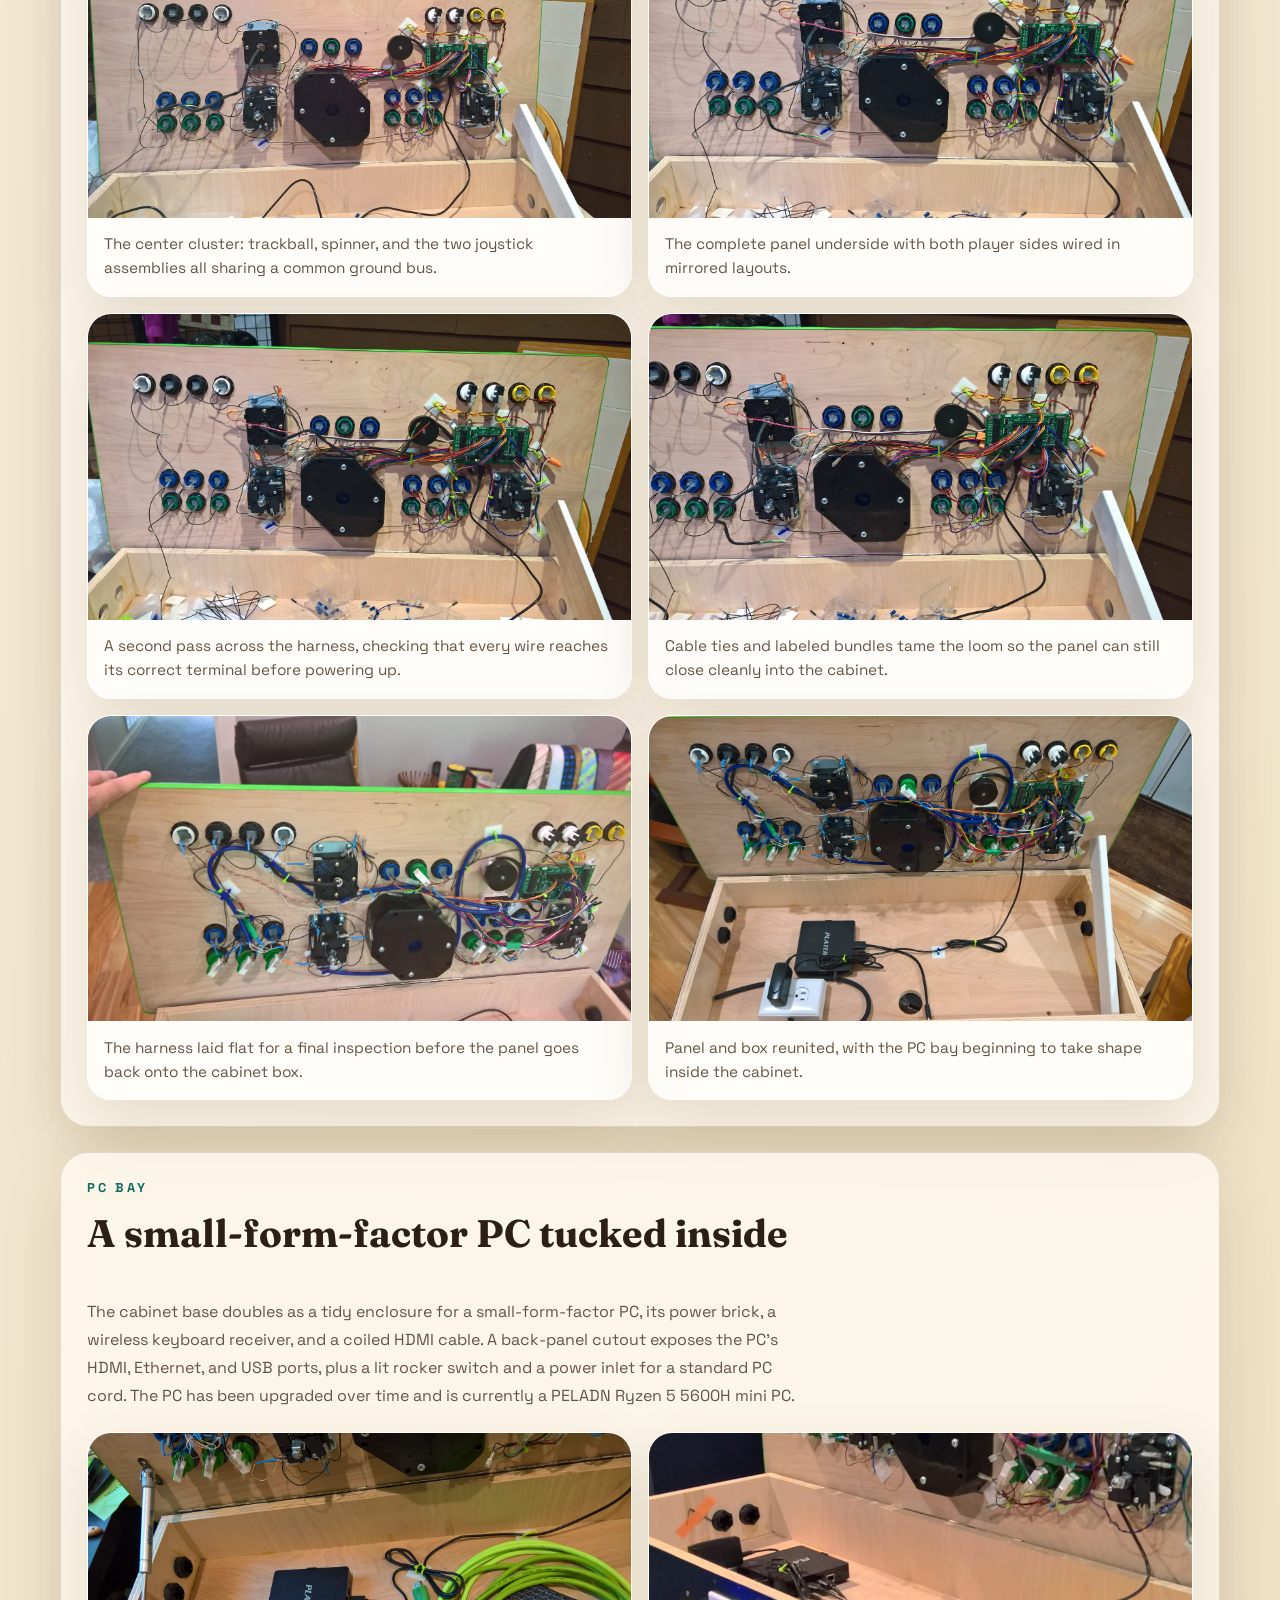
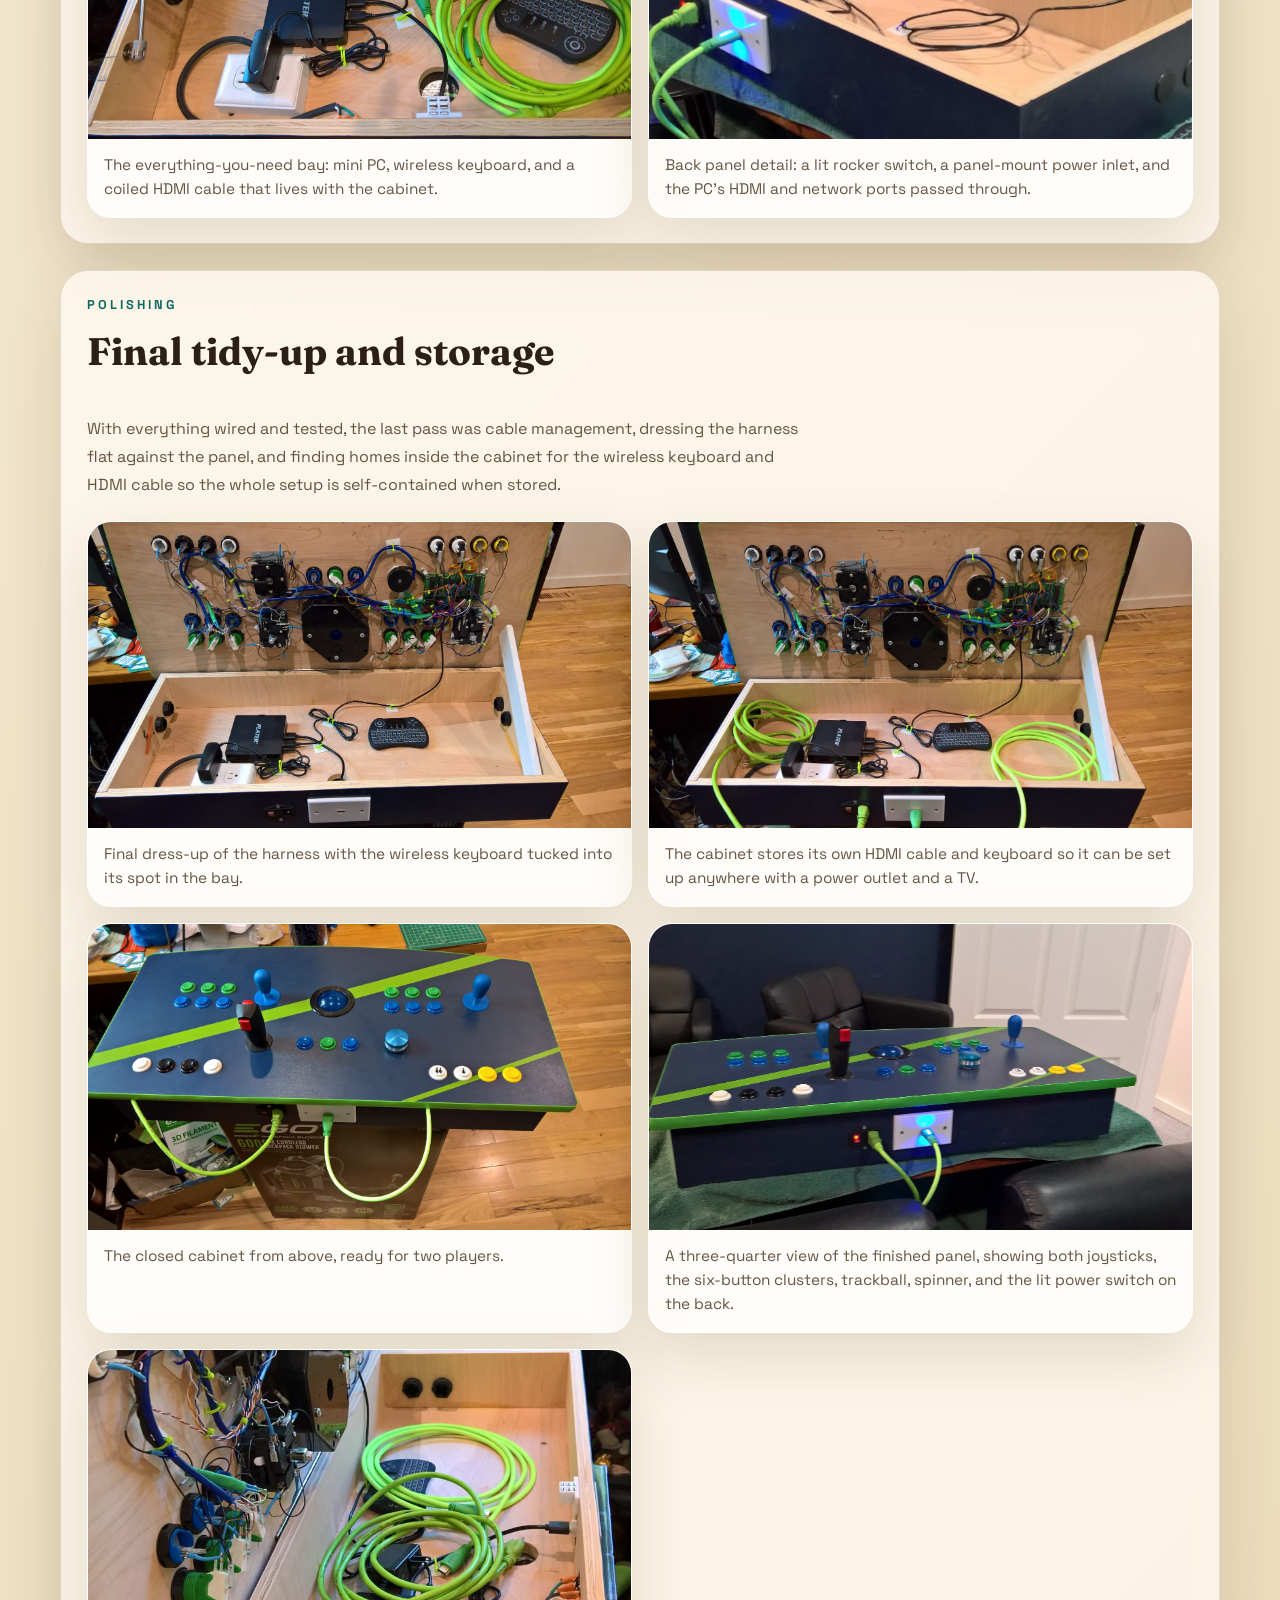
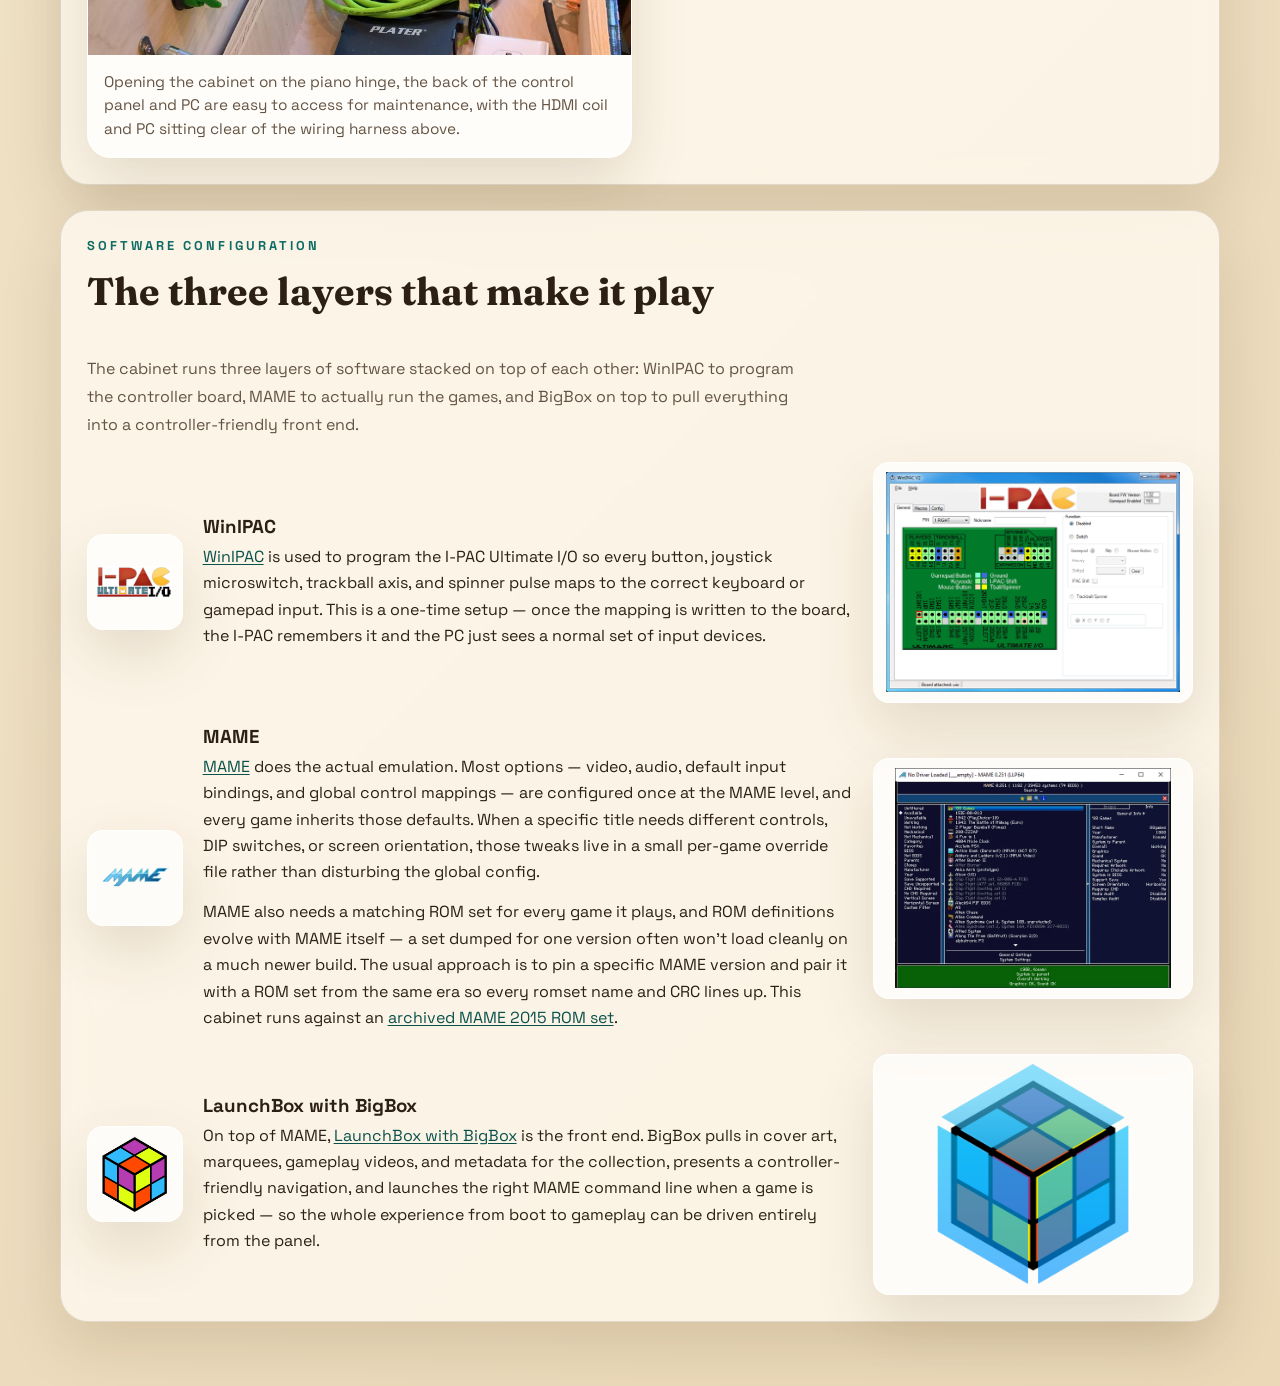
<file: projects/arcade-cabinets.html>
<!DOCTYPE html>
<html lang="en">
<head>
  <meta charset="UTF-8">
  <meta name="viewport" content="width=device-width, initial-scale=1.0">
  <title>Arcade Cabinets | Ulrich Labs</title>
  <meta
    name="description"
    content="A two-player MAME control panel cabinet build with an I-PAC Ultimate I/O board, Ultimarc controls, a small-form-factor PC, and a LaunchBox/BigBox front end."
  >
  <link rel="preconnect" href="https://fonts.googleapis.com">
  <link rel="preconnect" href="https://fonts.gstatic.com" crossorigin>
  <link
    href="https://fonts.googleapis.com/css2?family=Space+Grotesk:wght@400;500;700&family=Fraunces:opsz,wght@9..144,600;9..144,700&display=swap"
    rel="stylesheet"
  >
  <link rel="icon" href="../ulrichlabs-favicon.svg" type="image/svg+xml">
  <link rel="stylesheet" href="../style.css">
</head>
<body>
  <div class="page-shell">
    <main class="detail-layout">
      <section class="panel">
        <div class="project-hero-layout">
          <div class="project-hero-copy">
            <div class="intro-lockup">
              <a class="site-logo" href="../index.html" aria-label="Ulrich Labs home">
                <img src="../ulrichlabs-au-icon.svg" alt="Ulrich Labs AU icon">
              </a>
              <div class="intro-copy">
                <p class="eyebrow">Physical Project</p>
                <h1 class="detail-title">Arcade Cabinet</h1>
                <p class="detail-lede">
                  A two-player tabletop arcade control panel running LaunchBox/BigBox
                  on a small-form-factor PC, wired up with an Ultimarc I-PAC Ultimate
                  I/O board, Ultimarc joysticks, buttons, a spinner, and a trackball.
                </p>
                <div class="detail-actions">
                  <a class="button button-primary" href="https://www.ultimarc.com/control-interfaces/i-pacs/i-pac-ultimate-i-o/" target="_blank" rel="noreferrer">View I-PAC Ultimate I/O</a>
                  <a class="button button-secondary" href="https://www.launchbox-app.com/" target="_blank" rel="noreferrer">LaunchBox/BigBox</a>
                  <a class="button button-secondary" href="../index.html">Back to home</a>
                </div>
              </div>
            </div>
          </div>
          <figure class="project-figure project-figure-portrait project-figure-fill">
            <img
              src="../images/arcade-cabinets/cabinet-in-use.jpg"
              alt="The arcade cabinet on a table beneath a TV running the LaunchBox/BigBox arcade UI on the Centipede game"
            >
            <figcaption>
              The cabinet in its usual spot, with LaunchBox/BigBox up on the TV — here
              parked on Centipede.
            </figcaption>
          </figure>
        </div>
      </section>

      <section class="panel content-stack">
        <div class="section-heading">
          <p class="eyebrow">Overview</p>
          <h2>What the cabinet is</h2>
        </div>
        <div class="prose">
          <p>
            This is a two-player tabletop arcade control panel built from a Monster
            Arcades cabinet kit on Etsy, finished in navy with diagonal lime-green
            stripes and matching T-molding. It runs LaunchBox/BigBox on a small-form-factor PC tucked into
            the back of the box, with everything routed through an Ultimarc I-PAC
            Ultimate I/O board for keyboard, gamepad, trackball, and spinner inputs.
          </p>
          <p>
            The layout is symmetrical for two-player games: joystick and six action
            buttons per side, four admin buttons in front of each joystick, plus a
            shared trackball and spinner in the center with coin, start, pause, and
            exit buttons across the top.
          </p>
        </div>
      </section>

      <section class="panel content-stack">
        <div class="section-heading">
          <p class="eyebrow">Parts</p>
          <h2>Main parts and hardware</h2>
        </div>
        <div class="checklist-grid">
          <div class="list-card">
            <h3>Computer And Software</h3>
            <ul>
              <li>Small-form-factor PC (currently a <a href="https://www.peladn.com/" target="_blank" rel="noreferrer">PELADN</a> Ryzen 5 5600H mini PC) mounted inside the cabinet</li>
              <li><a href="https://www.launchbox-app.com/" target="_blank" rel="noreferrer">LaunchBox with BigBox</a> as the front end for MAME and other emulators</li>
              <li>Wireless keyboard and HDMI cable stored inside the cabinet for setup and admin</li>
            </ul>
          </div>
          <div class="list-card">
            <h3>Controls And I/O</h3>
            <ul>
              <li><a href="https://www.ultimarc.com/control-interfaces/i-pacs/i-pac-ultimate-i-o/" target="_blank" rel="noreferrer">Ultimarc I-PAC Ultimate I/O</a> controller board</li>
              <li>Ultimarc joysticks (one per player)</li>
              <li>Ultimarc buttons for the two six-button clusters and admin row</li>
              <li>Ultimarc spinner</li>
              <li>Ultimarc trackball</li>
            </ul>
          </div>
          <div class="list-card">
            <h3>Cabinet And Finish</h3>
            <ul>
              <li><a href="https://www.etsy.com/listing/1383574478/2-player-arcade-control-panel-kit-full" target="_blank" rel="noreferrer">Two-player arcade control panel kit</a> from Monster Arcades on Etsy</li>
              <li><a href="https://www.amazon.com/20ft-Plastic-T-Molding-Bright-Green/dp/B07G7DJBWK" target="_blank" rel="noreferrer">Bright green 3/4-inch T-molding</a> around the panel edge</li>
              <li>Navy paint with diagonal lime-green accent stripes</li>
              <li>Inset power inlet, lit rocker switch, and HDMI/Ethernet pass-through on the back</li>
            </ul>
          </div>
        </div>
      </section>

      <section class="panel content-stack">
        <div class="section-heading">
          <p class="eyebrow">Panel And Drilling</p>
          <h2>Starting with a drilled, painted panel</h2>
        </div>
        <div class="prose">
          <p>
            The kit ships as a flat panel and a separate plywood box. The first step was
            painting the panel navy, masking the diagonal stripes in lime green, and
            wrapping the edge in matching T-molding. From the underside, the panel is
            just an array of clean holes waiting for the Ultimarc hardware.
          </p>
        </div>
        <div class="figure-grid">
          <figure class="project-figure">
            <img
              src="../images/arcade-cabinets/panel-dry-fit.jpg"
              alt="Painted control panel with buttons and joysticks dry-fitted in place"
            >
            <figcaption>
              The painted control panel dry-fitted with joysticks and buttons before
              wiring begins.
            </figcaption>
          </figure>
          <figure class="project-figure">
            <img
              src="../images/arcade-cabinets/panel-underside.jpg"
              alt="Underside of the panel showing button mounts and the empty plywood box"
            >
            <figcaption>
              The underside of the panel with switch bodies seated, hinged open above
              the empty plywood box that will house the PC.
            </figcaption>
          </figure>
        </div>
      </section>

      <section class="panel content-stack">
        <div class="section-heading">
          <p class="eyebrow">Wiring</p>
          <h2>Running every input back to the I-PAC</h2>
        </div>
        <div class="prose">
          <p>
            Every button, joystick microswitch, trackball axis, and spinner encoder
            runs back to the I-PAC Ultimate I/O. The board lets the PC see the panel
            as a keyboard, two gamepads, a mouse for the trackball, and an analog
            spinner all at once, with per-input mapping configured in the Ultimarc
            software.
          </p>
        </div>
        <div class="figure-grid">
          <figure class="project-figure">
            <img
              src="../images/arcade-cabinets/ipac-board.jpg"
              alt="Close-up of the Ultimarc I-PAC Ultimate I/O board with screw terminals wired up"
            >
            <figcaption>
              The I-PAC Ultimate I/O is the hub for every input. Color-coded leads run
              from each terminal block out to a button, joystick, or sensor.
            </figcaption>
          </figure>
          <figure class="project-figure">
            <img
              src="../images/arcade-cabinets/wiring-detail.jpg"
              alt="Detailed view of partially completed wiring around the I-PAC board"
            >
            <figcaption>
              Daisy-chained grounds and labeled jumpers keep the wiring traceable when
              something needs to be re-mapped later.
            </figcaption>
          </figure>
          <figure class="project-figure">
            <img
              src="../images/arcade-cabinets/wiring-center-cluster.jpg"
              alt="Wider view of the wired panel underside with joysticks, trackball, and spinner installed"
            >
            <figcaption>
              The center cluster: trackball, spinner, and the two joystick assemblies
              all sharing a common ground bus.
            </figcaption>
          </figure>
          <figure class="project-figure">
            <img
              src="../images/arcade-cabinets/wiring-complete.jpg"
              alt="Full panel underside showing complete wiring across both player sides"
            >
            <figcaption>
              The complete panel underside with both player sides wired in mirrored
              layouts.
            </figcaption>
          </figure>
          <figure class="project-figure">
            <img
              src="../images/arcade-cabinets/wiring-complete-2.jpg"
              alt="Another full underside view showing all wiring and control hardware"
            >
            <figcaption>
              A second pass across the harness, checking that every wire reaches its
              correct terminal before powering up.
            </figcaption>
          </figure>
          <figure class="project-figure">
            <img
              src="../images/arcade-cabinets/wiring-cable-ties.jpg"
              alt="Closer view of finished wiring with cable ties dressing the loom"
            >
            <figcaption>
              Cable ties and labeled bundles tame the loom so the panel can still close
              cleanly into the cabinet.
            </figcaption>
          </figure>
          <figure class="project-figure">
            <img
              src="../images/arcade-cabinets/harness-flat.jpg"
              alt="Wired panel laid flat on a table showing the I-PAC and harnesses"
            >
            <figcaption>
              The harness laid flat for a final inspection before the panel goes back
              onto the cabinet box.
            </figcaption>
          </figure>
          <figure class="project-figure">
            <img
              src="../images/arcade-cabinets/cabinet-pc-install.jpg"
              alt="Cabinet open with wired panel and PC starting to land in the box"
            >
            <figcaption>
              Panel and box reunited, with the PC bay beginning to take shape inside
              the cabinet.
            </figcaption>
          </figure>
        </div>
      </section>

      <section class="panel content-stack">
        <div class="section-heading">
          <p class="eyebrow">PC Bay</p>
          <h2>A small-form-factor PC tucked inside</h2>
        </div>
        <div class="prose">
          <p>
            The cabinet base doubles as a tidy enclosure for a small-form-factor PC,
            its power brick, a wireless keyboard receiver, and a coiled HDMI cable.
            A back-panel cutout exposes the PC's HDMI, Ethernet, and USB ports, plus a
            lit rocker switch and a power inlet for a standard PC cord. The PC has
            been upgraded over time and is currently a PELADN Ryzen 5 5600H mini PC.
          </p>
        </div>
        <div class="figure-grid">
          <figure class="project-figure">
            <img
              src="../images/arcade-cabinets/pc-bay-detail.jpg"
              alt="Inside the PC bay with mini PC, wireless keyboard, and coiled HDMI cable"
            >
            <figcaption>
              The everything-you-need bay: mini PC, wireless keyboard, and a coiled
              HDMI cable that lives with the cabinet.
            </figcaption>
          </figure>
          <figure class="project-figure">
            <img
              src="../images/arcade-cabinets/back-panel.jpg"
              alt="Cabinet on its side, showing the back panel power inlet, lit switch, and ports"
            >
            <figcaption>
              Back panel detail: a lit rocker switch, a panel-mount power inlet, and
              the PC's HDMI and network ports passed through.
            </figcaption>
          </figure>
        </div>
      </section>

      <section class="panel content-stack">
        <div class="section-heading">
          <p class="eyebrow">Polishing</p>
          <h2>Final tidy-up and storage</h2>
        </div>
        <div class="prose">
          <p>
            With everything wired and tested, the last pass was cable management,
            dressing the harness flat against the panel, and finding homes inside the
            cabinet for the wireless keyboard and HDMI cable so the whole setup is
            self-contained when stored.
          </p>
        </div>
        <div class="figure-grid">
          <figure class="project-figure">
            <img
              src="../images/arcade-cabinets/bay-tidy-keyboard.jpg"
              alt="Cabinet open with tidied wiring and a wireless keyboard inside the bay"
            >
            <figcaption>
              Final dress-up of the harness with the wireless keyboard tucked into its
              spot in the bay.
            </figcaption>
          </figure>
          <figure class="project-figure">
            <img
              src="../images/arcade-cabinets/bay-with-hdmi.jpg"
              alt="Cabinet open with coiled HDMI and keyboard stored inside"
            >
            <figcaption>
              The cabinet stores its own HDMI cable and keyboard so it can be set up
              anywhere with a power outlet and a TV.
            </figcaption>
          </figure>
          <figure class="project-figure">
            <img
              src="../images/arcade-cabinets/cabinet-top-down.jpg"
              alt="Closed cabinet from above showing the finished playing surface"
            >
            <figcaption>
              The closed cabinet from above, ready for two players.
            </figcaption>
          </figure>
          <figure class="project-figure">
            <img
              src="../images/arcade-cabinets/cabinet-three-quarter.jpg"
              alt="Finished two-player arcade control panel with joysticks, trackball, spinner, and lit power button"
            >
            <figcaption>
              A three-quarter view of the finished panel, showing both joysticks,
              the six-button clusters, trackball, spinner, and the lit power switch
              on the back.
            </figcaption>
          </figure>
          <figure class="project-figure">
            <img
              src="../images/arcade-cabinets/cabinet-side-view-2.jpg"
              alt="Another angle of the cabinet stood up with internal storage visible"
            >
            <figcaption>
              Opening the cabinet on the piano hinge, the back of the control panel and PC are easy to access
              for maintenance, with the HDMI coil and PC sitting clear of the wiring
              harness above.
            </figcaption>
          </figure>
        </div>
      </section>

      <section class="panel content-stack">
        <div class="section-heading">
          <p class="eyebrow">Software Configuration</p>
          <h2>The three layers that make it play</h2>
        </div>
        <div class="prose">
          <p>
            The cabinet runs three layers of software stacked on top of each other:
            WinIPAC to program the controller board, MAME to actually run the games,
            and BigBox on top to pull everything into a controller-friendly front
            end.
          </p>
        </div>
        <div class="software-bullet">
          <div class="software-bullet-logo">
            <img src="../images/arcade-cabinets/ipac-logo.png" alt="Ultimarc I-PAC logo">
          </div>
          <div>
            <h3>WinIPAC</h3>
            <p>
              <a href="https://www.ultimarc.com/control-interfaces/i-pacs/i-pac-ultimate-i-o/" target="_blank" rel="noreferrer">WinIPAC</a>
              is used to program the I-PAC Ultimate I/O so every button, joystick
              microswitch, trackball axis, and spinner pulse maps to the correct
              keyboard or gamepad input. This is a one-time setup &mdash; once the
              mapping is written to the board, the I-PAC remembers it and the PC
              just sees a normal set of input devices.
            </p>
          </div>
          <figure class="software-bullet-figure">
            <img src="../images/arcade-cabinets/winipac-screenshot.png" alt="WinIPAC V2 configuration utility showing the I-PAC input mapping interface">
          </figure>
        </div>
        <div class="software-bullet">
          <div class="software-bullet-logo">
            <img src="../images/arcade-cabinets/mame-logo.png" alt="MAME logo">
          </div>
          <div>
            <h3>MAME</h3>
            <p>
              <a href="https://www.mamedev.org/" target="_blank" rel="noreferrer">MAME</a>
              does the actual emulation. Most options &mdash; video, audio, default
              input bindings, and global control mappings &mdash; are configured
              once at the MAME level, and every game inherits those defaults. When
              a specific title needs different controls, DIP switches, or screen
              orientation, those tweaks live in a small per-game override file
              rather than disturbing the global config.
            </p>
            <p>
              MAME also needs a matching ROM set for every game it plays, and ROM
              definitions evolve with MAME itself &mdash; a set dumped for one
              version often won't load cleanly on a much newer build. The usual
              approach is to pin a specific MAME version and pair it with a ROM
              set from the same era so every romset name and CRC lines up. This
              cabinet runs against an
              <a href="https://archive.org/details/MAME_2015_arcade_romsets" target="_blank" rel="noreferrer">archived MAME 2015 ROM set</a>.
            </p>
          </div>
          <figure class="software-bullet-figure">
            <img src="../images/arcade-cabinets/mame-screenshot.webp" alt="MAME running an arcade game">
          </figure>
        </div>
        <div class="software-bullet">
          <div class="software-bullet-logo">
            <img src="../images/arcade-cabinets/launchbox-logo.png" alt="LaunchBox logo">
          </div>
          <div>
            <h3>LaunchBox with BigBox</h3>
            <p>
              On top of MAME,
              <a href="https://www.launchbox-app.com/" target="_blank" rel="noreferrer">LaunchBox with BigBox</a>
              is the front end. BigBox pulls in cover art, marquees, gameplay
              videos, and metadata for the collection, presents a
              controller-friendly navigation, and launches the right MAME command
              line when a game is picked &mdash; so the whole experience from boot
              to gameplay can be driven entirely from the panel.
            </p>
          </div>
          <figure class="software-bullet-figure">
            <img src="../images/arcade-cabinets/bigbox-logo.png" alt="BigBox logo">
          </figure>
        </div>
      </section>
    </main>
  </div>
  <script src="../lightbox.js"></script>
</body>
</html>
</file>
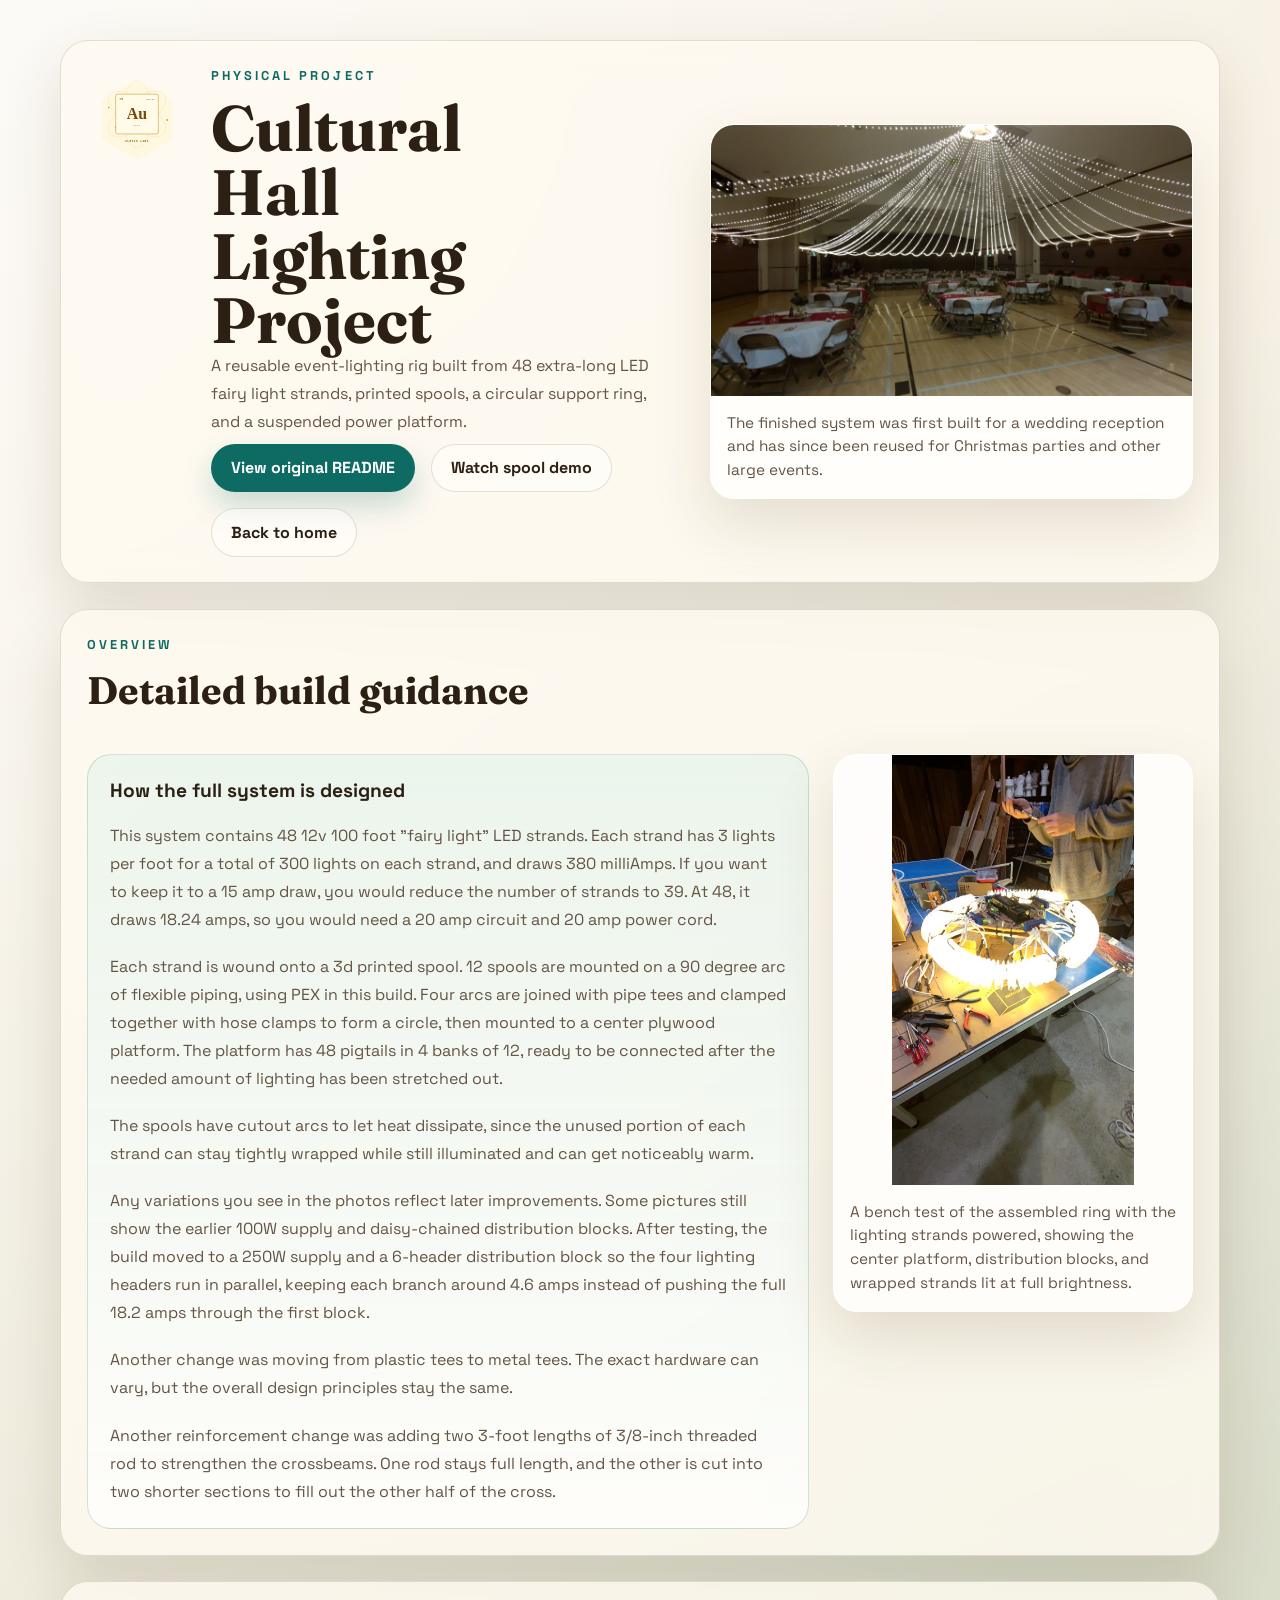
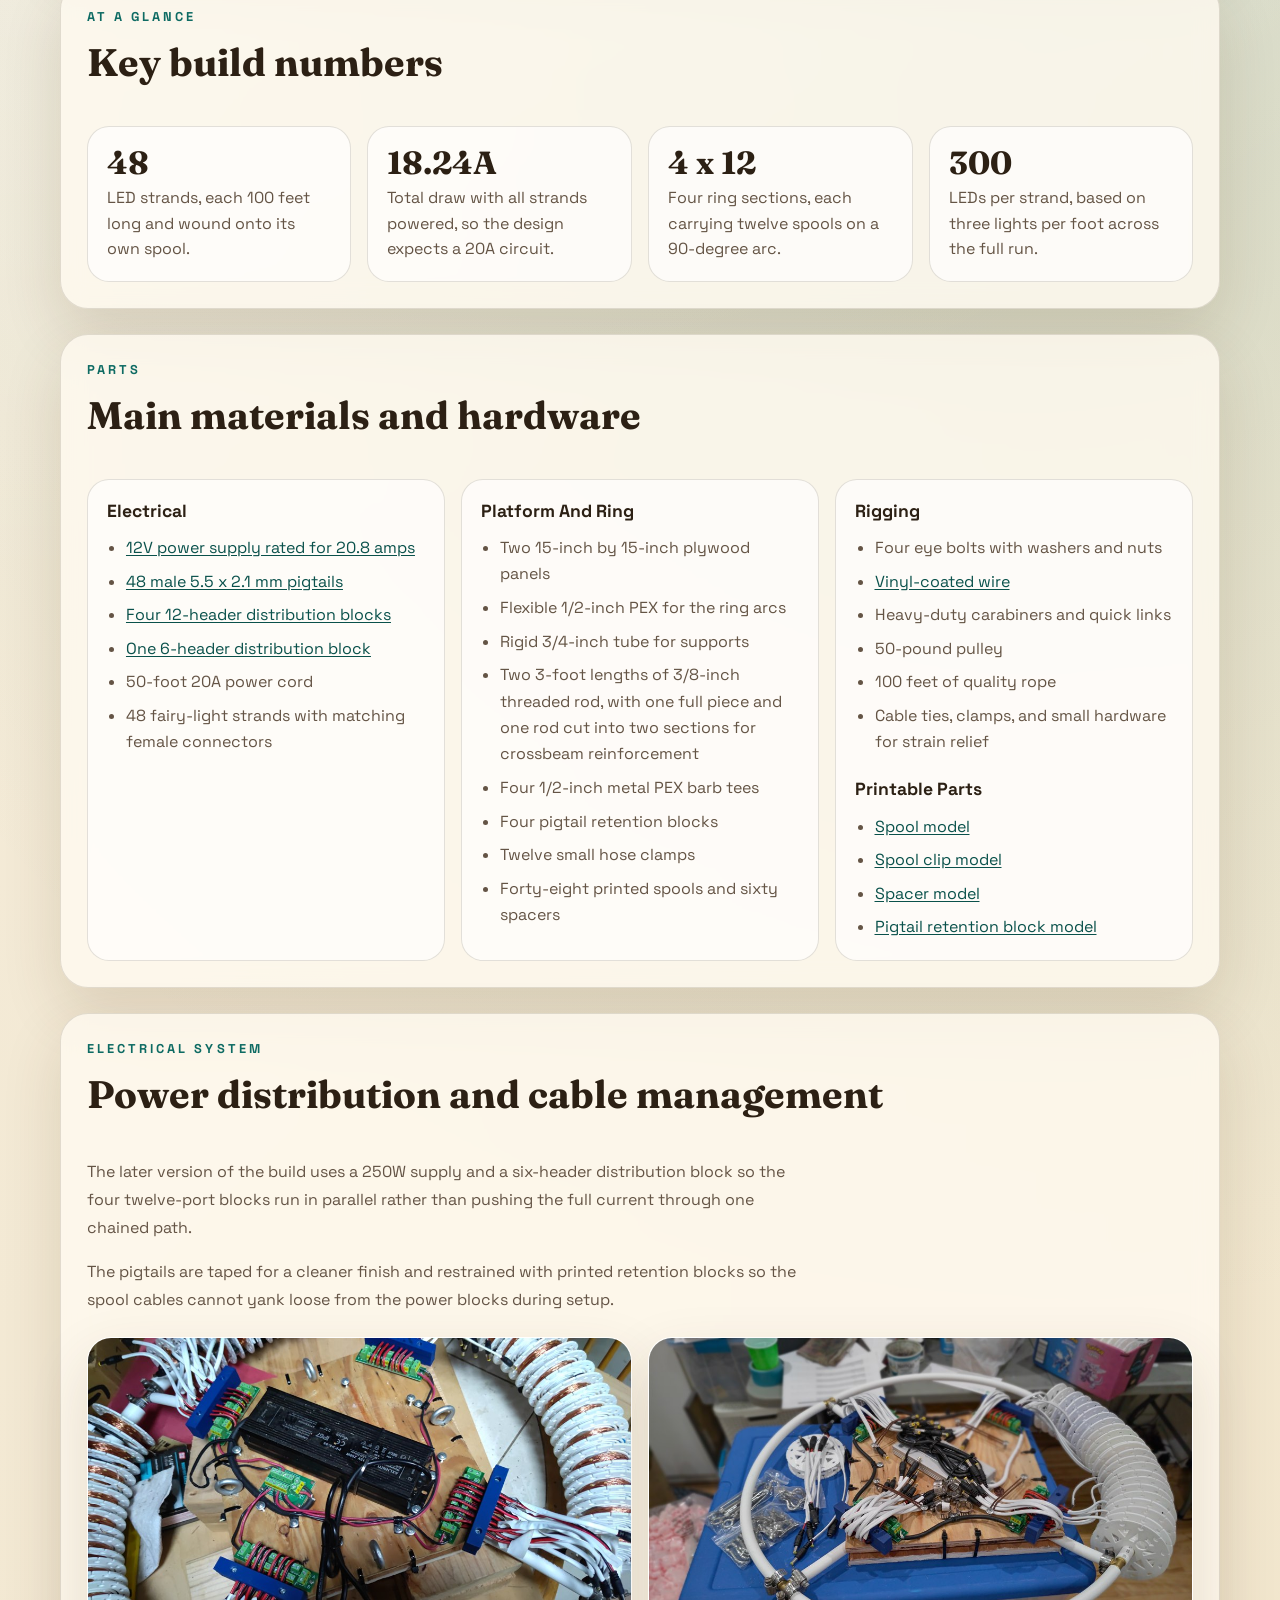
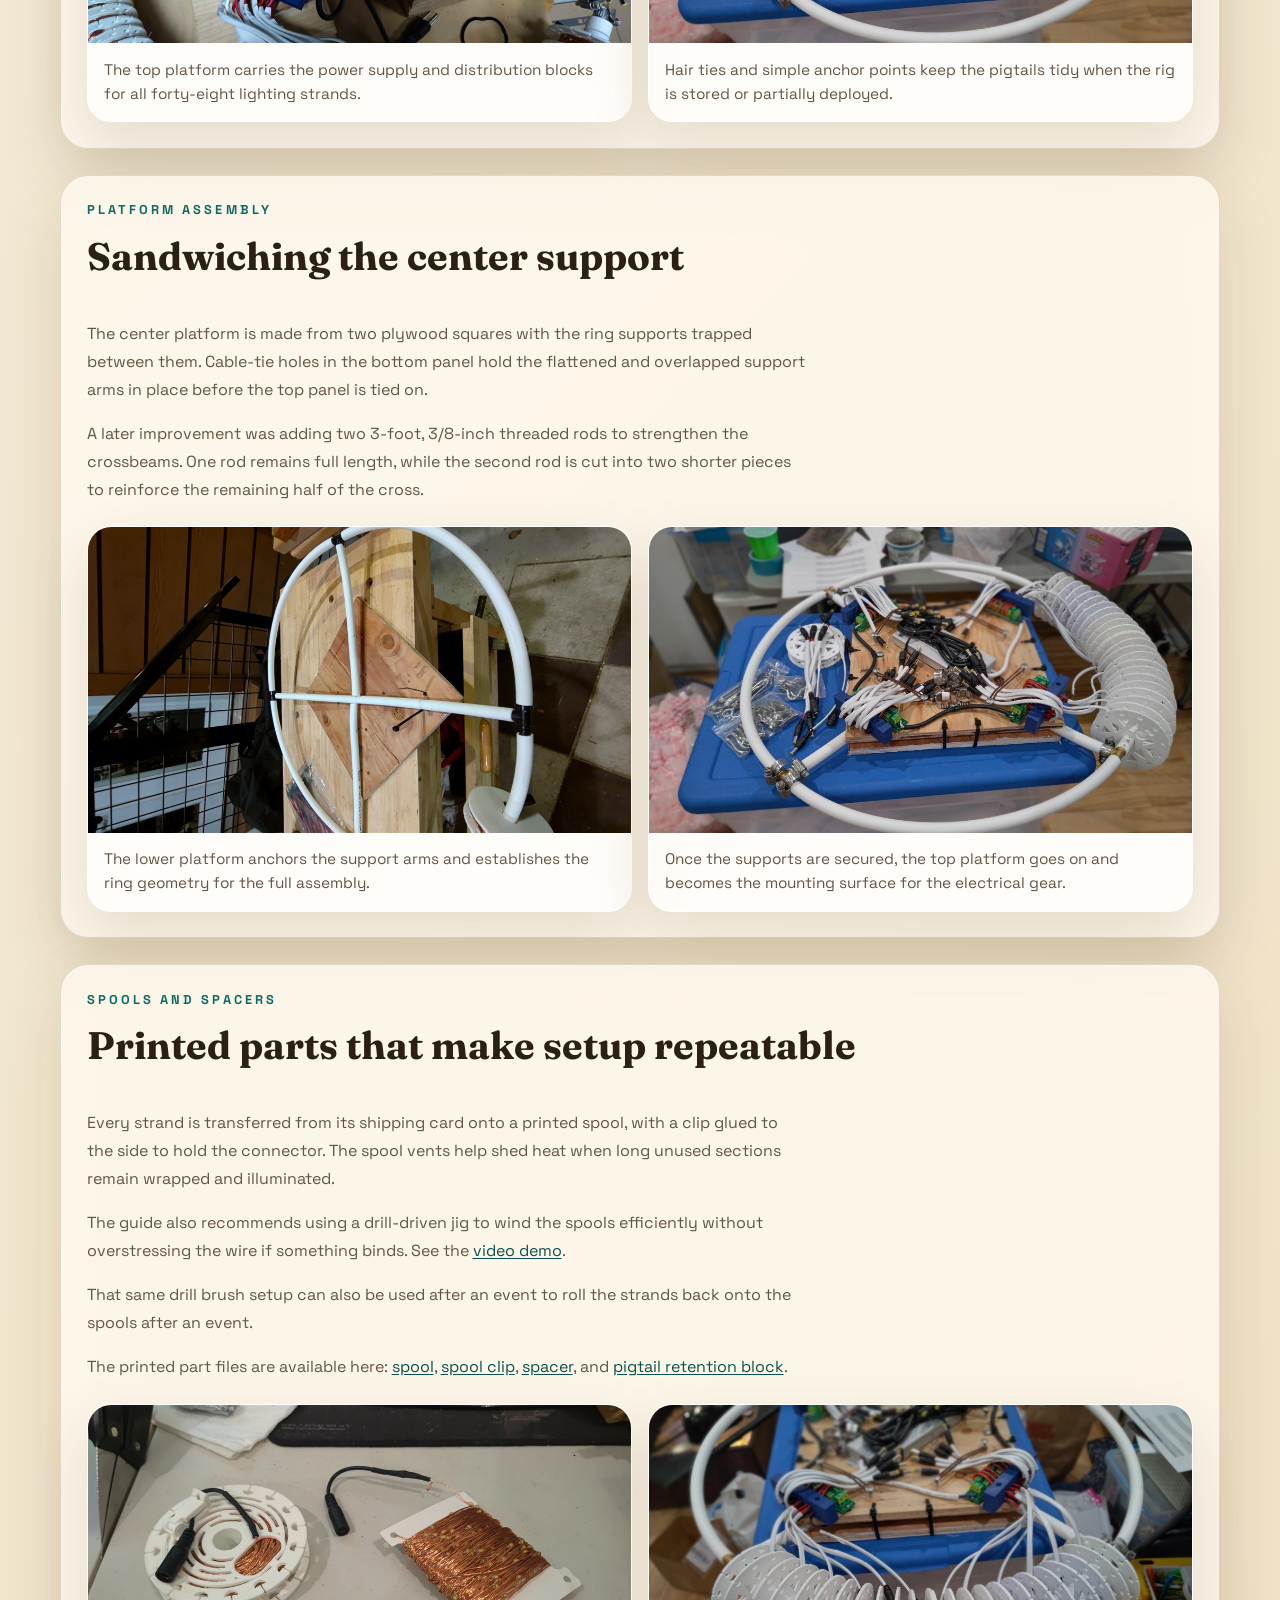
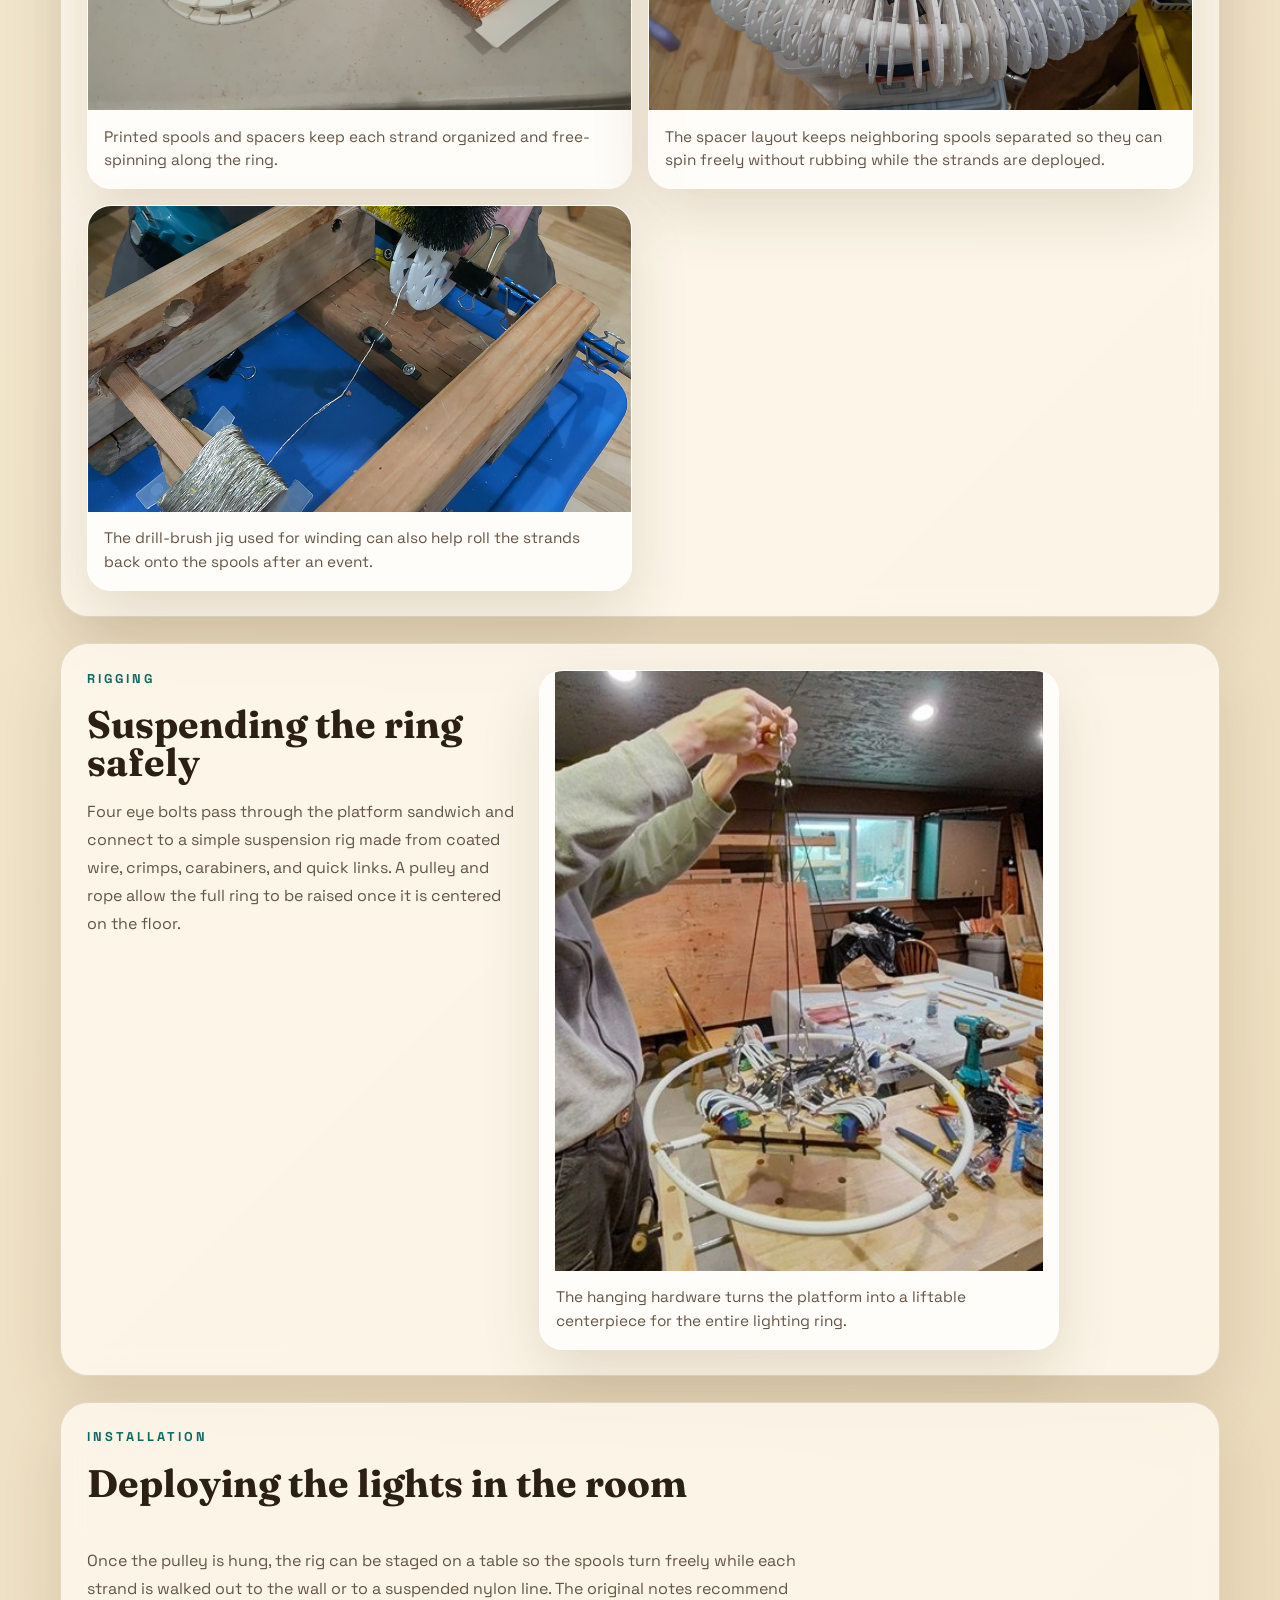
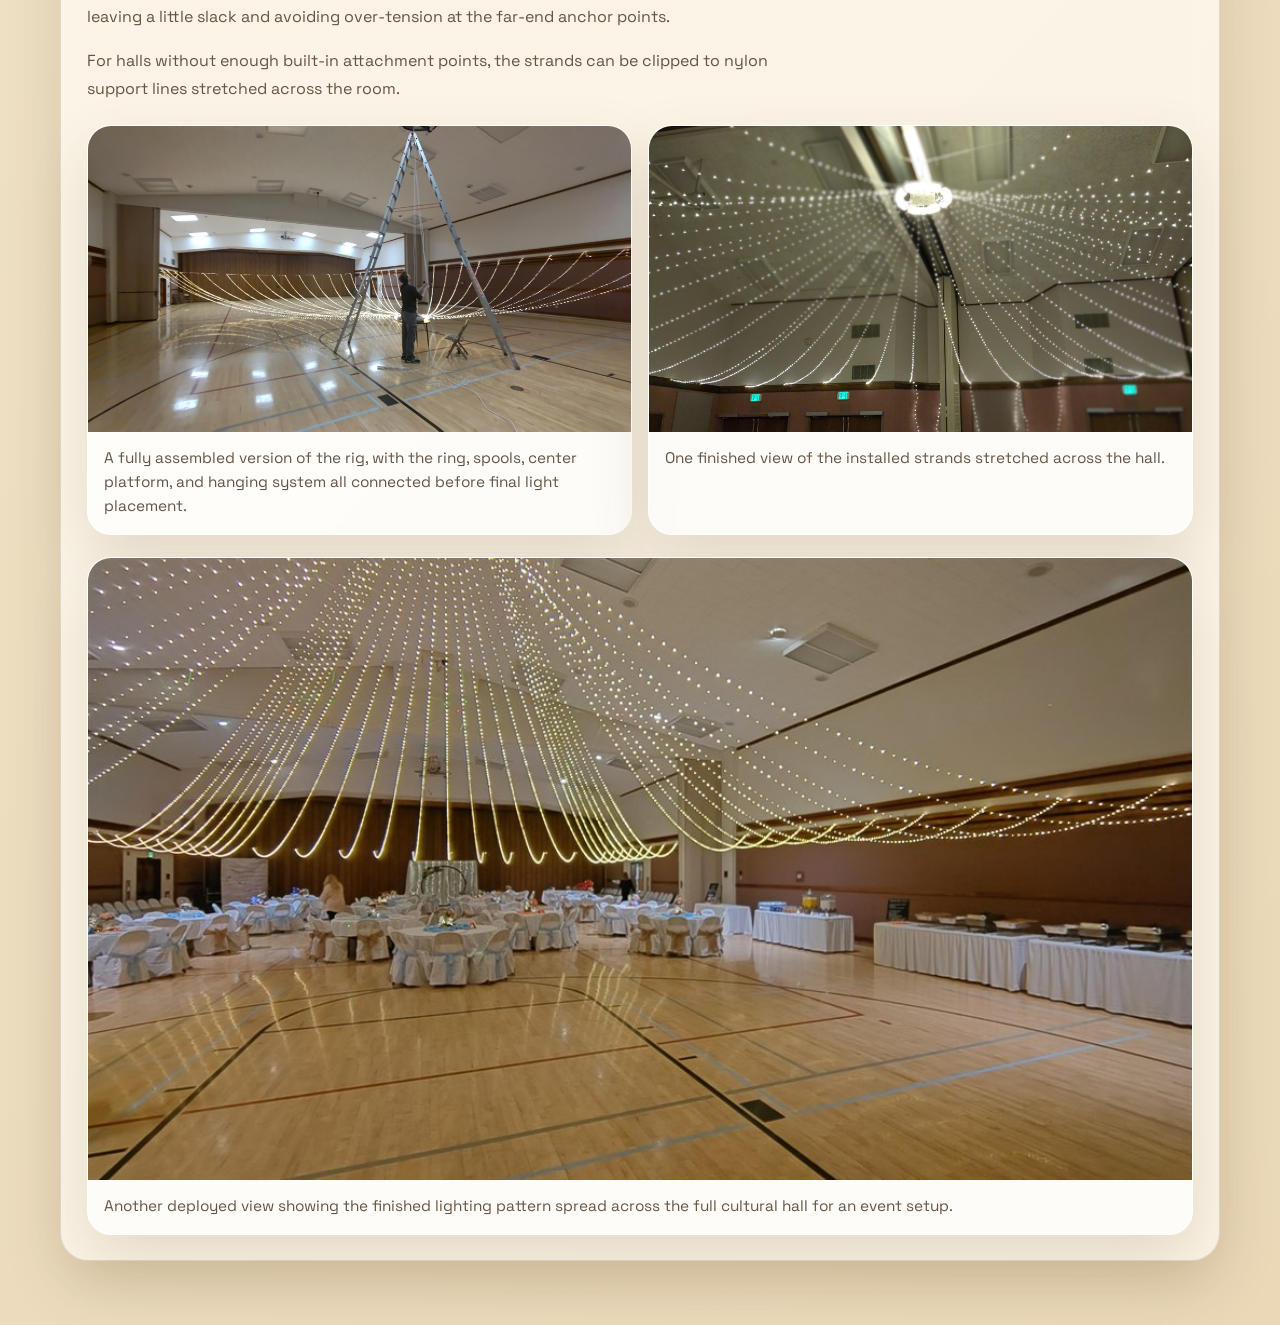
<file: projects/cultural-hall-lighting.html>
<!DOCTYPE html>
<html lang="en">
<head>
  <meta charset="UTF-8">
  <meta name="viewport" content="width=device-width, initial-scale=1.0">
  <title>Cultural Hall Lighting Project | Ulrich Labs</title>
  <meta
    name="description"
    content="A DIY cultural hall event lighting system using 48 fairy-light strands, printed spools, and a suspended circular rig."
  >
  <link rel="preconnect" href="https://fonts.googleapis.com">
  <link rel="preconnect" href="https://fonts.gstatic.com" crossorigin>
  <link
    href="https://fonts.googleapis.com/css2?family=Space+Grotesk:wght@400;500;700&family=Fraunces:opsz,wght@9..144,600;9..144,700&display=swap"
    rel="stylesheet"
  >
  <link rel="icon" href="../ulrichlabs-favicon.svg" type="image/svg+xml">
  <link rel="stylesheet" href="../style.css">
</head>
<body>
  <div class="page-shell">
    <main class="detail-layout">
      <section class="panel">
        <div class="project-hero-layout">
          <div class="project-hero-copy">
            <div class="intro-lockup">
              <a class="site-logo" href="../index.html" aria-label="Ulrich Labs home">
                <img src="../ulrichlabs-au-icon.svg" alt="Ulrich Labs AU icon">
              </a>
              <div class="intro-copy">
                <p class="eyebrow">Physical Project</p>
                <h1 class="detail-title">Cultural Hall Lighting Project</h1>
                <p class="detail-lede">
                  A reusable event-lighting rig built from 48 extra-long LED fairy
                  light strands, printed spools, a circular support ring, and a
                  suspended power platform.
                </p>
                <div class="detail-actions">
                  <a class="button button-primary" href="https://github.com/adamulrich/CulturalHallLighting/blob/main/README.md" target="_blank" rel="noreferrer">View original README</a>
                  <a class="button button-secondary" href="https://youtu.be/23eHEIdkHAk" target="_blank" rel="noreferrer">Watch spool demo</a>
                  <a class="button button-secondary" href="../index.html">Back to home</a>
                </div>
              </div>
            </div>
          </div>
          <figure class="project-figure">
            <img
              src="../images/cultural-hall-lighting/completed-overhead.jpg"
              alt="Completed cultural hall lighting rig glowing overhead"
            >
            <figcaption>
              The finished system was first built for a wedding reception and has
              since been reused for Christmas parties and other large events.
            </figcaption>
          </figure>
        </div>
      </section>

      <section class="panel content-stack">
        <div class="section-heading">
          <p class="eyebrow">Overview</p>
          <h2>Detailed build guidance</h2>
        </div>
        <div class="media-copy-layout">
          <div class="intro-guidance">
            <h3>How the full system is designed</h3>
            <p>
              This system contains 48 12v 100 foot "fairy light" LED strands. Each
              strand has 3 lights per foot for a total of 300 lights on each strand,
              and draws 380 milliAmps. If you want to keep it to a 15 amp draw, you
              would reduce the number of strands to 39. At 48, it draws 18.24 amps,
              so you would need a 20 amp circuit and 20 amp power cord.
            </p>
            <p>
              Each strand is wound onto a 3d printed spool. 12 spools are mounted on
              a 90 degree arc of flexible piping, using PEX in this build. Four arcs
              are joined with pipe tees and clamped together with hose clamps to form
              a circle, then mounted to a center plywood platform. The platform has
              48 pigtails in 4 banks of 12, ready to be connected after the needed
              amount of lighting has been stretched out.
            </p>
            <p>
              The spools have cutout arcs to let heat dissipate, since the unused
              portion of each strand can stay tightly wrapped while still illuminated
              and can get noticeably warm.
            </p>
            <p>
              Any variations you see in the photos reflect later improvements. Some
              pictures still show the earlier 100W supply and daisy-chained
              distribution blocks. After testing, the build moved to a 250W supply
              and a 6-header distribution block so the four lighting headers run in
              parallel, keeping each branch around 4.6 amps instead of pushing the
              full 18.2 amps through the first block.
            </p>
            <p>
              Another change was moving from plastic tees to metal tees. The exact
              hardware can vary, but the overall design principles stay the same.
            </p>
            <p>
              Another reinforcement change was adding two 3-foot lengths of 3/8-inch
              threaded rod to strengthen the crossbeams. One rod stays full length,
              and the other is cut into two shorter sections to fill out the other
              half of the cross.
            </p>
          </div>
          <figure class="project-figure project-figure-portrait project-figure-capped">
            <img
              src="../images/cultural-hall-lighting/assembled-lit.jpg"
              alt="Bench test of the assembled lighting ring with the spools lit up"
            >
            <figcaption>
              A bench test of the assembled ring with the lighting strands powered,
              showing the center platform, distribution blocks, and wrapped strands
              lit at full brightness.
            </figcaption>
          </figure>
        </div>
      </section>

      <section class="panel content-stack">
        <div class="section-heading">
          <p class="eyebrow">At A Glance</p>
          <h2>Key build numbers</h2>
        </div>
        <div class="stat-grid">
          <div class="stat-card">
            <strong>48</strong>
            <span>LED strands, each 100 feet long and wound onto its own spool.</span>
          </div>
          <div class="stat-card">
            <strong>18.24A</strong>
            <span>Total draw with all strands powered, so the design expects a 20A circuit.</span>
          </div>
          <div class="stat-card">
            <strong>4 x 12</strong>
            <span>Four ring sections, each carrying twelve spools on a 90-degree arc.</span>
          </div>
          <div class="stat-card">
            <strong>300</strong>
            <span>LEDs per strand, based on three lights per foot across the full run.</span>
          </div>
        </div>
      </section>

      <section class="panel content-stack">
        <div class="section-heading">
          <p class="eyebrow">Parts</p>
          <h2>Main materials and hardware</h2>
        </div>
        <div class="checklist-grid">
          <div class="list-card">
            <h3>Electrical</h3>
            <ul>
              <li><a href="https://www.amazon.com/gp/product/B07Y61R8SR/ref=ppx_yo_dt_b_search_asin_title?ie=UTF8&th=1" target="_blank" rel="noreferrer">12V power supply rated for 20.8 amps</a></li>
              <li><a href="https://www.amazon.com/gp/product/B07BRKGZYN/ref=ppx_yo_dt_b_asin_title_o00_s00?ie=UTF8&th=1" target="_blank" rel="noreferrer">48 male 5.5 x 2.1 mm pigtails</a></li>
              <li><a href="https://www.amazon.com/gp/product/B08TBXQ7H6/ref=ppx_yo_dt_b_asin_title_o04_s00?ie=UTF8&psc=1" target="_blank" rel="noreferrer">Four 12-header distribution blocks</a></li>
              <li><a href="https://www.amazon.com/gp/product/B09D3BV22M/ref=ppx_yo_dt_b_asin_title_o01_s00?ie=UTF8&psc=1" target="_blank" rel="noreferrer">One 6-header distribution block</a></li>
              <li>50-foot 20A power cord</li>
              <li>48 fairy-light strands with matching female connectors</li>
            </ul>
          </div>
          <div class="list-card">
            <h3>Platform And Ring</h3>
            <ul>
              <li>Two 15-inch by 15-inch plywood panels</li>
              <li>Flexible 1/2-inch PEX for the ring arcs</li>
              <li>Rigid 3/4-inch tube for supports</li>
              <li>Two 3-foot lengths of 3/8-inch threaded rod, with one full piece and one rod cut into two sections for crossbeam reinforcement</li>
              <li>Four 1/2-inch metal PEX barb tees</li>
              <li>Four pigtail retention blocks</li>
              <li>Twelve small hose clamps</li>
              <li>Forty-eight printed spools and sixty spacers</li>
            </ul>
          </div>
          <div class="list-card">
            <h3>Rigging</h3>
            <ul>
              <li>Four eye bolts with washers and nuts</li>
              <li><a href="https://www.amazon.com/gp/product/B08FY86482/ref=ppx_yo_dt_b_asin_title_o04_s00?ie=UTF8&th=1" target="_blank" rel="noreferrer">Vinyl-coated wire</a></li>
              <li>Heavy-duty carabiners and quick links</li>
              <li>50-pound pulley</li>
              <li>100 feet of quality rope</li>
              <li>Cable ties, clamps, and small hardware for strain relief</li>
            </ul>
            <h3>Printable Parts</h3>
            <ul>
              <li><a href="https://github.com/adamulrich/CulturalHallLighting/blob/main/spool.3mf" target="_blank" rel="noreferrer">Spool model</a></li>
              <li><a href="https://github.com/adamulrich/CulturalHallLighting/blob/main/spool_clip.3mf" target="_blank" rel="noreferrer">Spool clip model</a></li>
              <li><a href="https://github.com/adamulrich/CulturalHallLighting/blob/main/spool_spacer.3mf" target="_blank" rel="noreferrer">Spacer model</a></li>
              <li><a href="https://github.com/adamulrich/CulturalHallLighting/blob/main/cord_clamp3.3mf" target="_blank" rel="noreferrer">Pigtail retention block model</a></li>
            </ul>
          </div>
        </div>
      </section>

      <section class="panel content-stack">
        <div class="section-heading">
          <p class="eyebrow">Electrical System</p>
          <h2>Power distribution and cable management</h2>
        </div>
        <div class="prose">
          <p>
            The later version of the build uses a 250W supply and a six-header
            distribution block so the four twelve-port blocks run in parallel rather
            than pushing the full current through one chained path.
          </p>
          <p>
            The pigtails are taped for a cleaner finish and restrained with printed
            retention blocks so the spool cables cannot yank loose from the power
            blocks during setup.
          </p>
        </div>
        <div class="figure-grid">
          <figure class="project-figure">
            <img
              src="../images/cultural-hall-lighting/power-distribution.jpg"
              alt="Power distribution blocks and wired pigtails on the platform"
            >
            <figcaption>
              The top platform carries the power supply and distribution blocks for
              all forty-eight lighting strands.
            </figcaption>
          </figure>
          <figure class="project-figure">
            <img
              src="../images/cultural-hall-lighting/platform-assembled-wiring.jpg"
              alt="Neatly organized pigtails and platform wiring"
            >
            <figcaption>
              Hair ties and simple anchor points keep the pigtails tidy when the rig
              is stored or partially deployed.
            </figcaption>
          </figure>
        </div>
      </section>

      <section class="panel content-stack">
        <div class="section-heading">
          <p class="eyebrow">Platform Assembly</p>
          <h2>Sandwiching the center support</h2>
        </div>
        <div class="prose">
          <p>
            The center platform is made from two plywood squares with the ring
            supports trapped between them. Cable-tie holes in the bottom panel hold
            the flattened and overlapped support arms in place before the top panel is
            tied on.
          </p>
          <p>
            A later improvement was adding two 3-foot, 3/8-inch threaded rods to
            strengthen the crossbeams. One rod remains full length, while the second
            rod is cut into two shorter pieces to reinforce the remaining half of the
            cross.
          </p>
        </div>
        <div class="figure-grid">
          <figure class="project-figure">
            <img
              src="../images/cultural-hall-lighting/platform-bottom.jpg"
              alt="Bottom plywood platform with ring supports fastened in place"
            >
            <figcaption>
              The lower platform anchors the support arms and establishes the ring
              geometry for the full assembly.
            </figcaption>
          </figure>
          <figure class="project-figure">
            <img
              src="../images/cultural-hall-lighting/platform-assembled-wiring.jpg"
              alt="Top and bottom platform pieces strapped together around supports"
            >
            <figcaption>
              Once the supports are secured, the top platform goes on and becomes the
              mounting surface for the electrical gear.
            </figcaption>
          </figure>
        </div>
      </section>

      <section class="panel content-stack">
        <div class="section-heading">
          <p class="eyebrow">Spools And Spacers</p>
          <h2>Printed parts that make setup repeatable</h2>
        </div>
        <div class="prose">
          <p>
            Every strand is transferred from its shipping card onto a printed spool,
            with a clip glued to the side to hold the connector. The spool vents help
            shed heat when long unused sections remain wrapped and illuminated.
          </p>
          <p>
            The guide also recommends using a drill-driven jig to wind the spools
            efficiently without overstressing the wire if something binds. See the
            <a href="https://youtu.be/23eHEIdkHAk" target="_blank" rel="noreferrer">video demo</a>.
          </p>
          <p>
            That same drill brush setup can also be used after an event to roll the
            strands back onto the spools after an event.
          </p>
          <p>
            The printed part files are available here:
            <a href="https://github.com/adamulrich/CulturalHallLighting/blob/main/spool.3mf" target="_blank" rel="noreferrer">spool</a>,
            <a href="https://github.com/adamulrich/CulturalHallLighting/blob/main/spool_clip.3mf" target="_blank" rel="noreferrer">spool clip</a>,
            <a href="https://github.com/adamulrich/CulturalHallLighting/blob/main/spool_spacer.3mf" target="_blank" rel="noreferrer">spacer</a>,
            and
            <a href="https://github.com/adamulrich/CulturalHallLighting/blob/main/cord_clamp3.3mf" target="_blank" rel="noreferrer">pigtail retention block</a>.
          </p>
        </div>
        <div class="figure-grid">
          <figure class="project-figure">
            <img
              src="../images/cultural-hall-lighting/spools-on-ring.jpg"
              alt="Close-up of printed lighting spools mounted on the ring"
            >
            <figcaption>
              Printed spools and spacers keep each strand organized and free-spinning
              along the ring.
            </figcaption>
          </figure>
          <figure class="project-figure">
            <img
              src="../images/cultural-hall-lighting/spacers.jpg"
              alt="Printed spools and spacers mounted in sequence along one ring section"
            >
            <figcaption>
              The spacer layout keeps neighboring spools separated so they can spin
              freely without rubbing while the strands are deployed.
            </figcaption>
          </figure>
          <figure class="project-figure">
            <img
              src="../images/cultural-hall-lighting/jig photo.png"
              alt="A spool loaded with lights and set up for the drill-brush winding jig"
            >
            <figcaption>
              The drill-brush jig used for winding can also help roll the strands
              back onto the spools after an event.
            </figcaption>
          </figure>
        </div>
      </section>

      <section class="panel content-stack">
        <div class="rigging-layout">
          <div class="rigging-copy">
            <div class="section-heading">
              <p class="eyebrow">Rigging</p>
              <h2>Suspending the ring safely</h2>
            </div>
            <div class="prose">
              <p>
                Four eye bolts pass through the platform sandwich and connect to a simple
                suspension rig made from coated wire, crimps, carabiners, and quick
                links. A pulley and rope allow the full ring to be raised once it is
                centered on the floor.
              </p>
            </div>
          </div>
          <figure class="project-figure project-figure-portrait project-figure-fill">
            <img
              src="../images/cultural-hall-lighting/suspension-rig.jpg"
              alt="Suspension rig attached to the platform with eye bolts and wire"
            >
            <figcaption>
              The hanging hardware turns the platform into a liftable centerpiece for
              the entire lighting ring.
            </figcaption>
          </figure>
        </div>
      </section>

      <section class="panel content-stack">
        <div class="section-heading">
          <p class="eyebrow">Installation</p>
          <h2>Deploying the lights in the room</h2>
        </div>
        <div class="prose">
          <p>
            Once the pulley is hung, the rig can be staged on a table so the spools
            turn freely while each strand is walked out to the wall or to a suspended
            nylon line. The original notes recommend leaving a little slack and
            avoiding over-tension at the far-end anchor points.
          </p>
          <p>
            For halls without enough built-in attachment points, the strands can be
            clipped to nylon support lines stretched across the room.
          </p>
        </div>
        <div class="figure-grid">
          <figure class="project-figure">
            <img
              src="../images/cultural-hall-lighting/assembled-suspended.jpg"
              alt="Fully assembled cultural hall lighting rig suspended during setup"
            >
            <figcaption>
              A fully assembled version of the rig, with the ring, spools, center
              platform, and hanging system all connected before final light
              placement.
            </figcaption>
          </figure>
          <figure class="project-figure">
            <img
              src="../images/cultural-hall-lighting/deployed-1.jpg"
              alt="Installed lighting across the room from one angle"
            >
            <figcaption>
              One finished view of the installed strands stretched across the hall.
            </figcaption>
          </figure>
        </div>
        <figure class="project-figure">
          <img
            src="../images/cultural-hall-lighting/deployed-view-3.jpg"
            alt="Another deployed view of the lighting system across the cultural hall"
          >
          <figcaption>
            Another deployed view showing the finished lighting pattern spread across
            the full cultural hall for an event setup.
          </figcaption>
        </figure>
      </section>
    </main>
  </div>
  <script src="../lightbox.js"></script>
</body>
</html>
</file>
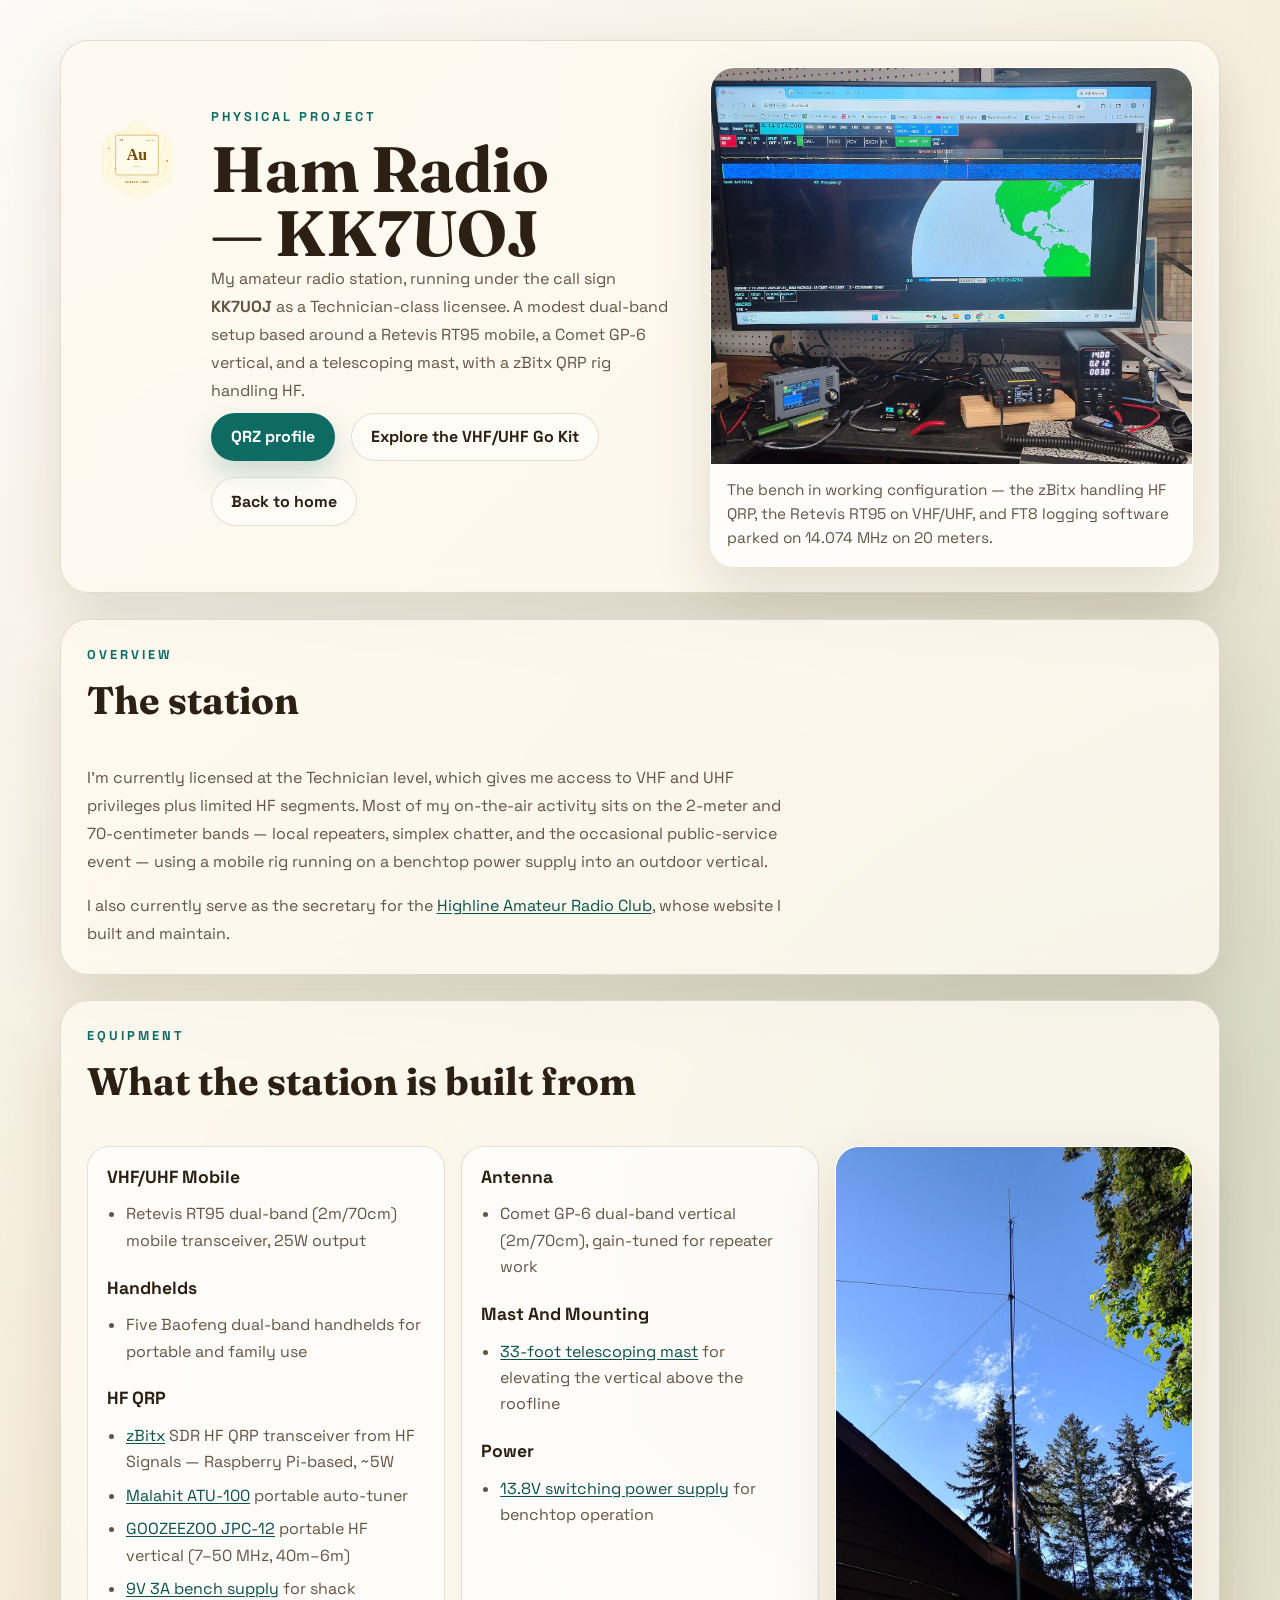
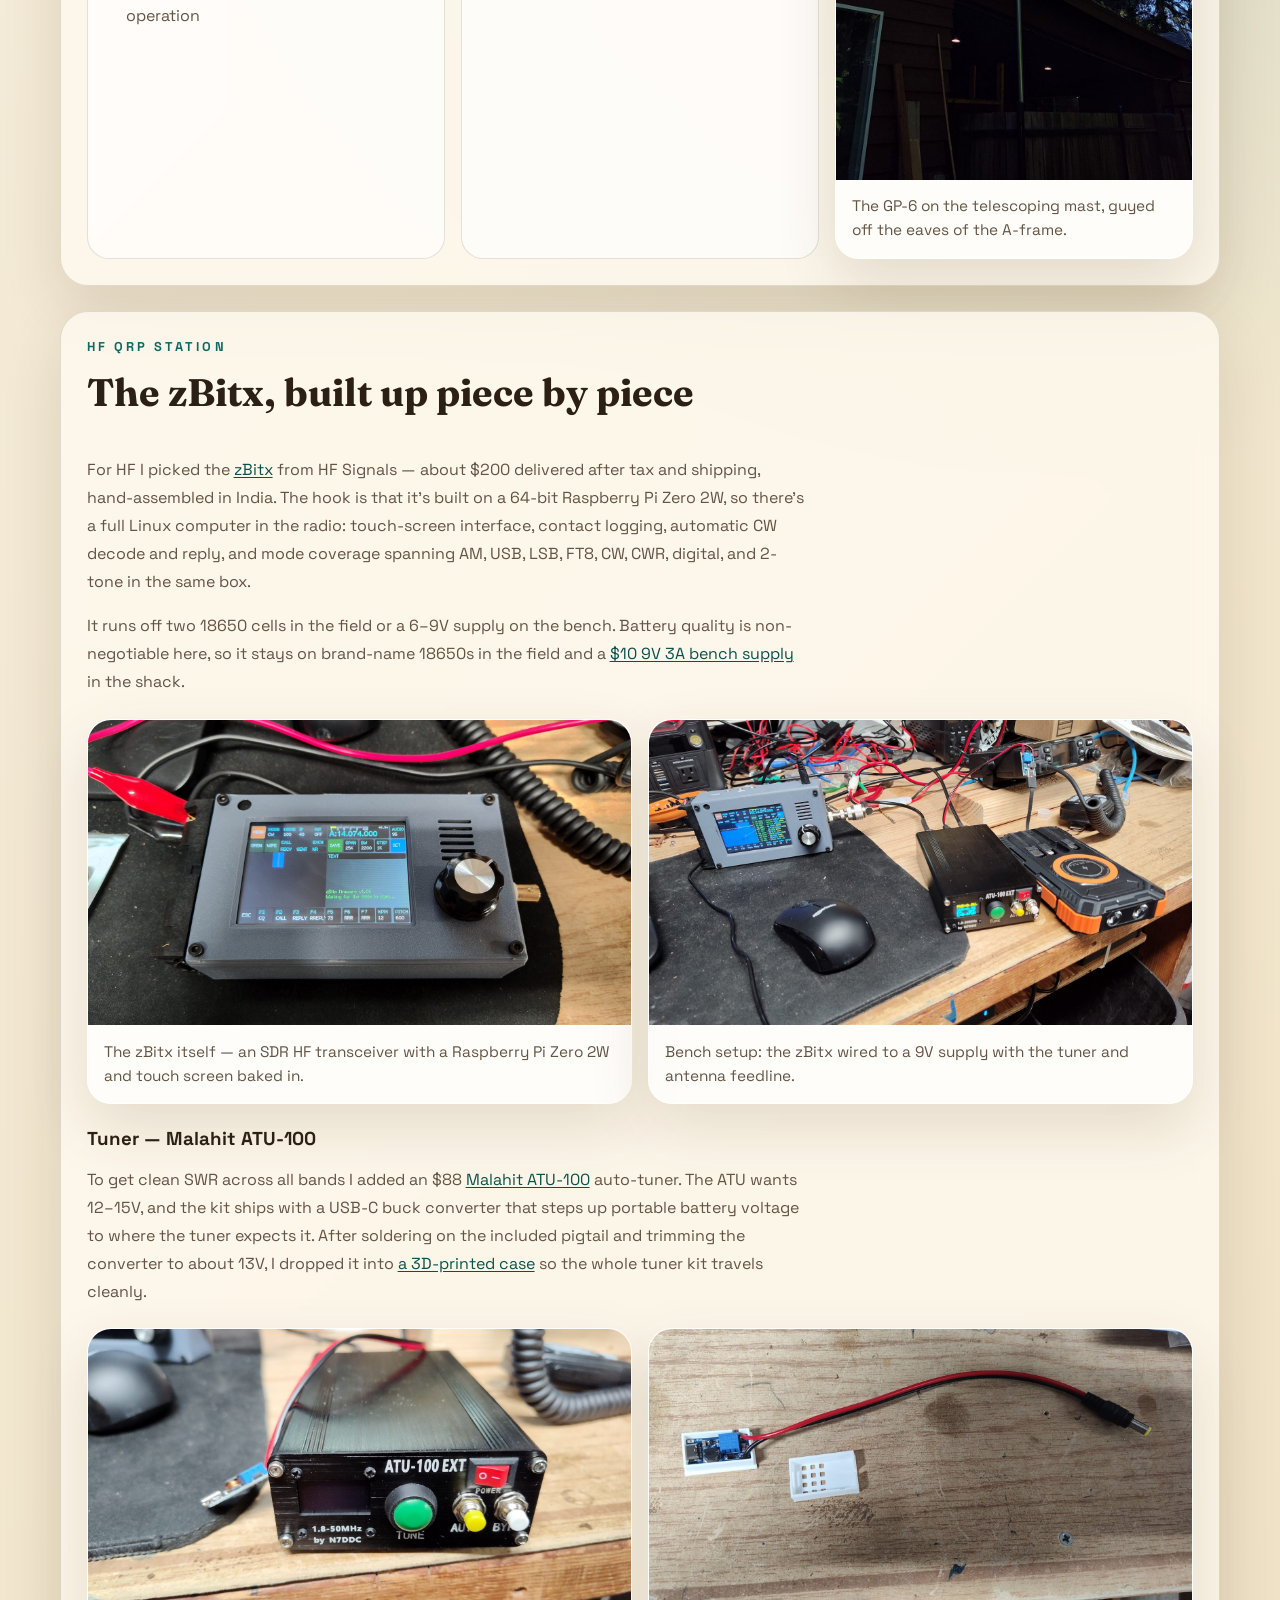
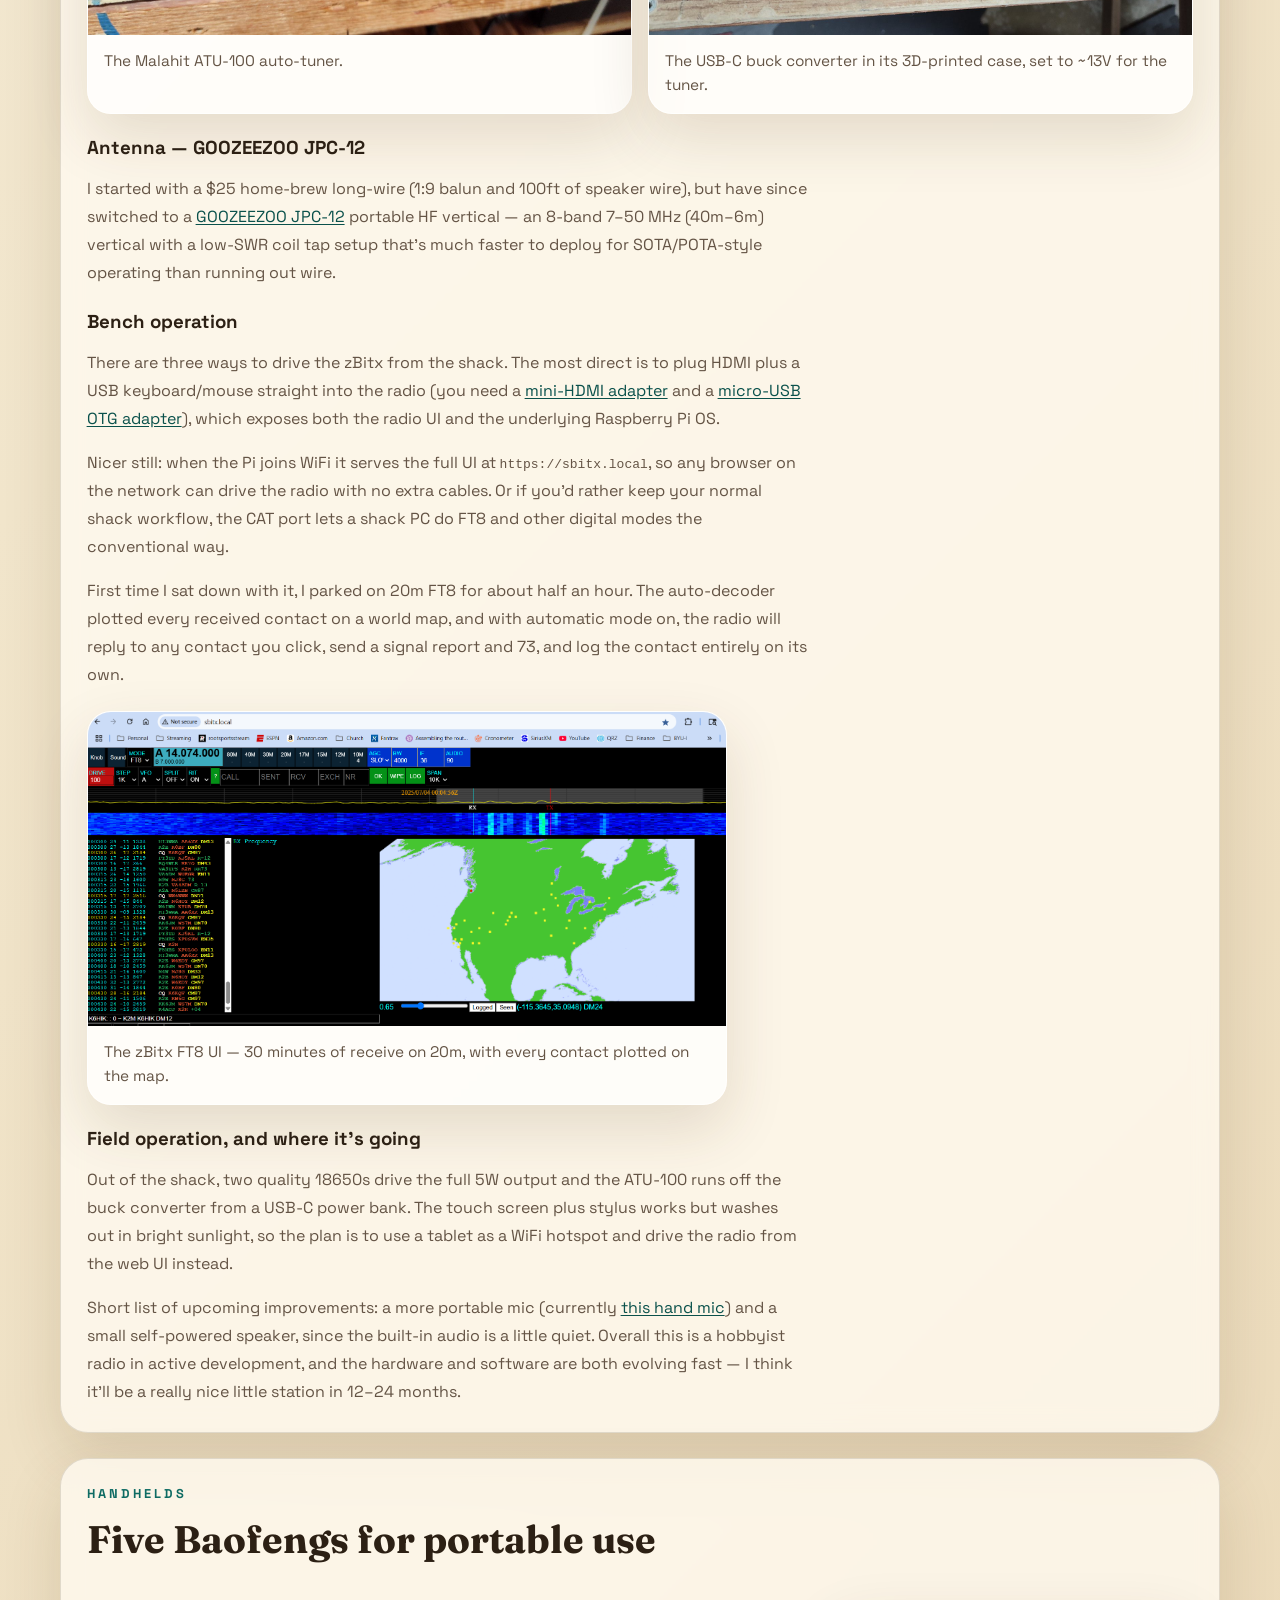
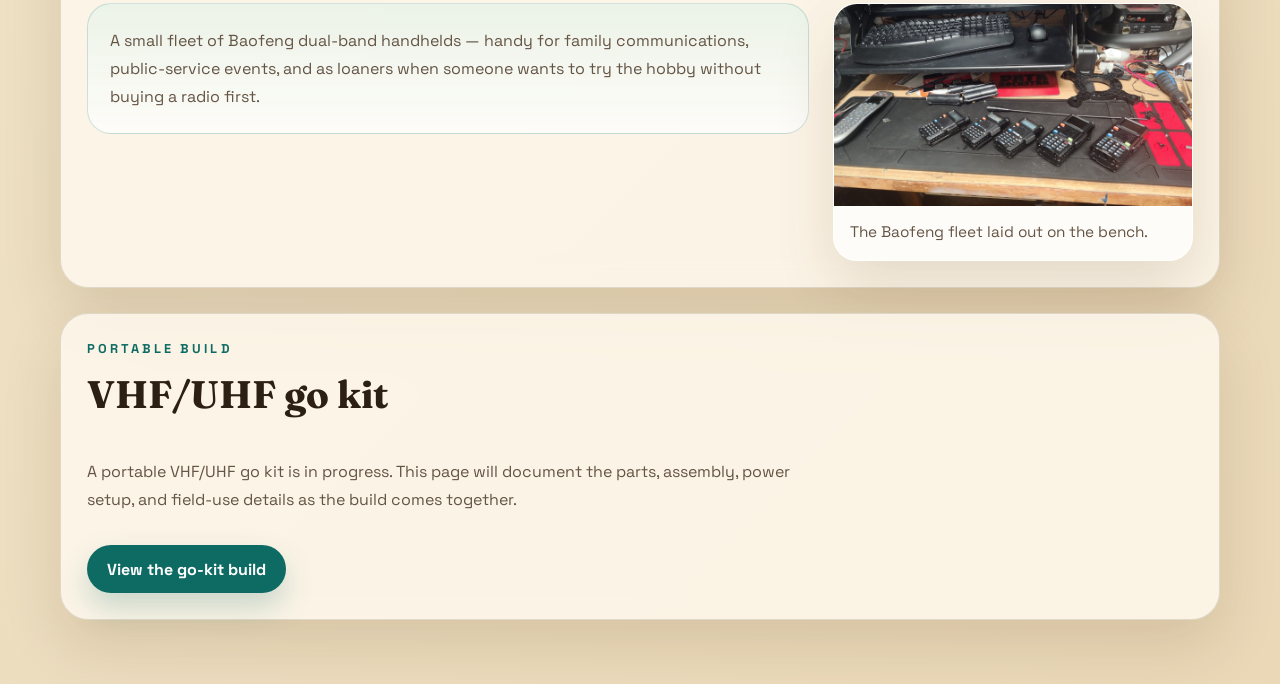
<file: projects/ham-radio.html>
<!DOCTYPE html>
<html lang="en">
<head>
  <meta charset="UTF-8">
  <meta name="viewport" content="width=device-width, initial-scale=1.0">
  <title>Ham Radio | Ulrich Labs</title>
  <meta
    name="description"
    content="Adam Ulrich's ham radio station — KK7UOJ, a Technician-class licensee running a Retevis RT95 with a Comet GP-6 antenna on a 33-foot telescoping mast."
  >
  <link rel="preconnect" href="https://fonts.googleapis.com">
  <link rel="preconnect" href="https://fonts.gstatic.com" crossorigin>
  <link
    href="https://fonts.googleapis.com/css2?family=Space+Grotesk:wght@400;500;700&family=Fraunces:opsz,wght@9..144,600;9..144,700&display=swap"
    rel="stylesheet"
  >
  <link rel="icon" href="../ulrichlabs-favicon.svg" type="image/svg+xml">
  <link rel="stylesheet" href="../style.css">
</head>
<body>
  <div class="page-shell">
    <main class="detail-layout">
      <section class="panel">
        <div class="project-hero-layout">
          <div class="project-hero-copy">
            <div class="intro-lockup">
              <a class="site-logo" href="../index.html" aria-label="Ulrich Labs home">
                <img src="../ulrichlabs-au-icon.svg" alt="Ulrich Labs AU icon">
              </a>
              <div class="intro-copy">
                <p class="eyebrow">Physical Project</p>
                <h1 class="detail-title">Ham Radio &mdash; KK7UOJ</h1>
                <p class="detail-lede">
                  My amateur radio station, running under the call sign
                  <strong>KK7UOJ</strong> as a Technician-class licensee. A modest
                  dual-band setup based around a Retevis RT95 mobile, a Comet GP-6
                  vertical, and a telescoping mast, with a zBitx QRP rig handling
                  HF.
                </p>
                <div class="detail-actions">
                  <a class="button button-primary" href="https://www.qrz.com/db/KK7UOJ" target="_blank" rel="noreferrer">QRZ profile</a>
                  <a class="button button-secondary" href="vhf-uhf-go-kit.html">Explore the VHF/UHF Go Kit</a>
                  <a class="button button-secondary" href="../index.html">Back to home</a>
                </div>
              </div>
            </div>
          </div>
          <figure class="project-figure project-figure-portrait project-figure-fill">
            <img
              src="../images/ham-radio/operating-bench.jpg"
              alt="Operating bench with the zBitx HF QRP transceiver, the Retevis RT95 VHF/UHF mobile, a power supply, and a monitor running FT8 software on 20 meters"
            >
            <figcaption>
              The bench in working configuration &mdash; the zBitx handling HF
              QRP, the Retevis RT95 on VHF/UHF, and FT8 logging software parked
              on 14.074 MHz on 20 meters.
            </figcaption>
          </figure>
        </div>
      </section>

      <section class="panel content-stack">
        <div class="section-heading">
          <p class="eyebrow">Overview</p>
          <h2>The station</h2>
        </div>
        <div class="prose">
          <p>
            I'm currently licensed at the Technician level, which gives me access
            to VHF and UHF privileges plus limited HF segments. Most of my
            on-the-air activity sits on the 2-meter and 70-centimeter bands
            &mdash; local repeaters, simplex chatter, and the occasional
            public-service event &mdash; using a mobile rig running on a benchtop
            power supply into an outdoor vertical.
          </p>
          <p>
            I also currently serve as the secretary for the
            <a href="https://highlinearc.org" target="_blank" rel="noreferrer">Highline Amateur Radio Club</a>,
            whose website I built and maintain.
          </p>
        </div>
      </section>

      <section class="panel content-stack">
        <div class="section-heading">
          <p class="eyebrow">Equipment</p>
          <h2>What the station is built from</h2>
        </div>
        <div class="checklist-grid">
          <div class="list-card">
            <h3>VHF/UHF Mobile</h3>
            <ul>
              <li>Retevis RT95 dual-band (2m/70cm) mobile transceiver, 25W output</li>
            </ul>
            <h3>Handhelds</h3>
            <ul>
              <li>Five Baofeng dual-band handhelds for portable and family use</li>
            </ul>
            <h3>HF QRP</h3>
            <ul>
              <li><a href="https://www.hfsignals.com/index.php/zbitx/" target="_blank" rel="noreferrer">zBitx</a> SDR HF QRP transceiver from HF Signals &mdash; Raspberry Pi-based, ~5W</li>
              <li><a href="https://www.amazon.com/dp/B099ZLVV3V" target="_blank" rel="noreferrer">Malahit ATU-100</a> portable auto-tuner</li>
              <li><a href="https://www.amazon.com/dp/B0BVB73JJD" target="_blank" rel="noreferrer">GOOZEEZOO JPC-12</a> portable HF vertical (7&ndash;50 MHz, 40m&ndash;6m)</li>
              <li><a href="https://www.amazon.com/dp/B08L99PTDH" target="_blank" rel="noreferrer">9V 3A bench supply</a> for shack operation</li>
            </ul>
          </div>
          <div class="list-card">
            <h3>Antenna</h3>
            <ul>
              <li>Comet GP-6 dual-band vertical (2m/70cm), gain-tuned for repeater work</li>
            </ul>
            <h3>Mast And Mounting</h3>
            <ul>
              <li><a href="https://www.amazon.com/dp/B092DTLXVN" target="_blank" rel="noreferrer">33-foot telescoping mast</a> for elevating the vertical above the roofline</li>
            </ul>
            <h3>Power</h3>
            <ul>
              <li><a href="https://www.amazon.com/dp/B0C17NLZNH" target="_blank" rel="noreferrer">13.8V switching power supply</a> for benchtop operation</li>
            </ul>
          </div>
          <figure class="project-figure project-figure-portrait">
            <img
              src="../images/ham-radio/gp6-on-mast.jpg"
              alt="Comet GP-6 vertical antenna on a 33-foot telescoping mast against a blue sky next to an A-frame house"
            >
            <figcaption>
              The GP-6 on the telescoping mast, guyed off the eaves of the
              A-frame.
            </figcaption>
          </figure>
        </div>
      </section>

      <section class="panel content-stack">
        <div class="section-heading">
          <p class="eyebrow">HF QRP Station</p>
          <h2>The zBitx, built up piece by piece</h2>
        </div>
        <div class="prose">
          <p>
            For HF I picked the
            <a href="https://www.hfsignals.com/index.php/zbitx/" target="_blank" rel="noreferrer">zBitx</a>
            from HF Signals &mdash; about $200 delivered after tax and shipping,
            hand-assembled in India. The hook is that it's built on a 64-bit
            Raspberry Pi Zero 2W, so there's a full Linux computer in the radio:
            touch-screen interface, contact logging, automatic CW decode and
            reply, and mode coverage spanning AM, USB, LSB, FT8, CW, CWR,
            digital, and 2-tone in the same box.
          </p>
          <p>
            It runs off two 18650 cells in the field or a 6&ndash;9V supply on
            the bench. Battery quality is non-negotiable here, so it stays on
            brand-name 18650s in the field and a
            <a href="https://www.amazon.com/dp/B08L99PTDH" target="_blank" rel="noreferrer">$10 9V 3A bench supply</a>
            in the shack.
          </p>
        </div>
        <div class="figure-grid">
          <figure class="project-figure">
            <img src="../images/ham-radio/zbitx-radio.jpg" alt="The zBitx HF QRP SDR transceiver from HF Signals">
            <figcaption>The zBitx itself &mdash; an SDR HF transceiver with a Raspberry Pi Zero 2W and touch screen baked in.</figcaption>
          </figure>
          <figure class="project-figure">
            <img src="../images/ham-radio/zbitx-bench.jpg" alt="The zBitx, ATU-100 tuner, and bench power supply set up on the shack desk">
            <figcaption>Bench setup: the zBitx wired to a 9V supply with the tuner and antenna feedline.</figcaption>
          </figure>
        </div>

        <div class="prose">
          <h3>Tuner &mdash; Malahit ATU-100</h3>
          <p>
            To get clean SWR across all bands I added an $88
            <a href="https://www.amazon.com/dp/B099ZLVV3V" target="_blank" rel="noreferrer">Malahit ATU-100</a>
            auto-tuner. The ATU wants 12&ndash;15V, and the kit ships with a
            USB-C buck converter that steps up portable battery voltage to where
            the tuner expects it. After soldering on the included pigtail and
            trimming the converter to about 13V, I dropped it into
            <a href="https://www.printables.com/model/484423-mt3608-usb-type-c-case" target="_blank" rel="noreferrer">a 3D-printed case</a>
            so the whole tuner kit travels cleanly.
          </p>
        </div>
        <div class="figure-grid">
          <figure class="project-figure">
            <img src="../images/ham-radio/atu-100.jpg" alt="The Malahit ATU-100 portable auto-tuner">
            <figcaption>The Malahit ATU-100 auto-tuner.</figcaption>
          </figure>
          <figure class="project-figure">
            <img src="../images/ham-radio/buck-converter-case.jpg" alt="USB-C buck converter dropped into a 3D-printed case for the ATU-100">
            <figcaption>The USB-C buck converter in its 3D-printed case, set to ~13V for the tuner.</figcaption>
          </figure>
        </div>

        <div class="prose">
          <h3>Antenna &mdash; GOOZEEZOO JPC-12</h3>
          <p>
            I started with a $25 home-brew long-wire (1:9 balun and 100ft of
            speaker wire), but have since switched to a
            <a href="https://www.amazon.com/dp/B0BVB73JJD" target="_blank" rel="noreferrer">GOOZEEZOO JPC-12</a>
            portable HF vertical &mdash; an 8-band 7&ndash;50 MHz (40m&ndash;6m)
            vertical with a low-SWR coil tap setup that's much faster to deploy
            for SOTA/POTA-style operating than running out wire.
          </p>
        </div>

        <div class="prose">
          <h3>Bench operation</h3>
          <p>
            There are three ways to drive the zBitx from the shack. The most
            direct is to plug HDMI plus a USB keyboard/mouse straight into the
            radio (you need a
            <a href="https://www.amazon.com/dp/B0F1Y5HRG6" target="_blank" rel="noreferrer">mini-HDMI adapter</a>
            and a
            <a href="https://www.amazon.com/dp/B0BX9FSCFH" target="_blank" rel="noreferrer">micro-USB OTG adapter</a>),
            which exposes both the radio UI and the underlying Raspberry Pi OS.
          </p>
          <p>
            Nicer still: when the Pi joins WiFi it serves the full UI at
            <code>https://sbitx.local</code>, so any browser on the network can
            drive the radio with no extra cables. Or if you'd rather keep your
            normal shack workflow, the CAT port lets a shack PC do FT8 and other
            digital modes the conventional way.
          </p>
          <p>
            First time I sat down with it, I parked on 20m FT8 for about half an
            hour. The auto-decoder plotted every received contact on a world
            map, and with automatic mode on, the radio will reply to any contact
            you click, send a signal report and 73, and log the contact entirely
            on its own.
          </p>
        </div>
        <figure class="project-figure project-figure-portrait">
          <img src="../images/ham-radio/ft8-mode.png" alt="The zBitx FT8 mode UI showing received contacts plotted on a world map">
          <figcaption>The zBitx FT8 UI &mdash; 30 minutes of receive on 20m, with every contact plotted on the map.</figcaption>
        </figure>

        <div class="prose">
          <h3>Field operation, and where it&rsquo;s going</h3>
          <p>
            Out of the shack, two quality 18650s drive the full 5W output and
            the ATU-100 runs off the buck converter from a USB-C power bank. The
            touch screen plus stylus works but washes out in bright sunlight, so
            the plan is to use a tablet as a WiFi hotspot and drive the radio
            from the web UI instead.
          </p>
          <p>
            Short list of upcoming improvements: a more portable mic (currently
            <a href="https://www.amazon.com/dp/B017SQ8MN0" target="_blank" rel="noreferrer">this hand mic</a>)
            and a small self-powered speaker, since the built-in audio is a
            little quiet. Overall this is a hobbyist radio in active
            development, and the hardware and software are both evolving fast
            &mdash; I think it'll be a really nice little station in
            12&ndash;24 months.
          </p>
        </div>
      </section>

      <section class="panel content-stack">
        <div class="section-heading">
          <p class="eyebrow">Handhelds</p>
          <h2>Five Baofengs for portable use</h2>
        </div>
        <div class="media-copy-layout">
          <div class="intro-guidance">
            <p>
              A small fleet of Baofeng dual-band handhelds &mdash; handy for
              family communications, public-service events, and as loaners when
              someone wants to try the hobby without buying a radio first.
            </p>
          </div>
          <figure class="project-figure">
            <img
              src="../images/ham-radio/baofeng-fleet.jpg"
              alt="Five Baofeng dual-band handheld transceivers lined up on a workbench mat"
            >
            <figcaption>
              The Baofeng fleet laid out on the bench.
            </figcaption>
          </figure>
        </div>
      </section>

      <section class="panel content-stack">
        <div class="section-heading">
          <p class="eyebrow">Portable Build</p>
          <h2>VHF/UHF go kit</h2>
        </div>
        <div class="prose">
          <p>
            A portable VHF/UHF go kit is in progress. This page will document the
            parts, assembly, power setup, and field-use details as the build comes
            together.
          </p>
        </div>
        <div class="detail-actions">
          <a class="button button-primary" href="vhf-uhf-go-kit.html">View the go-kit build</a>
        </div>
      </section>

    </main>
  </div>
  <script src="../lightbox.js"></script>
</body>
</html>
</file>
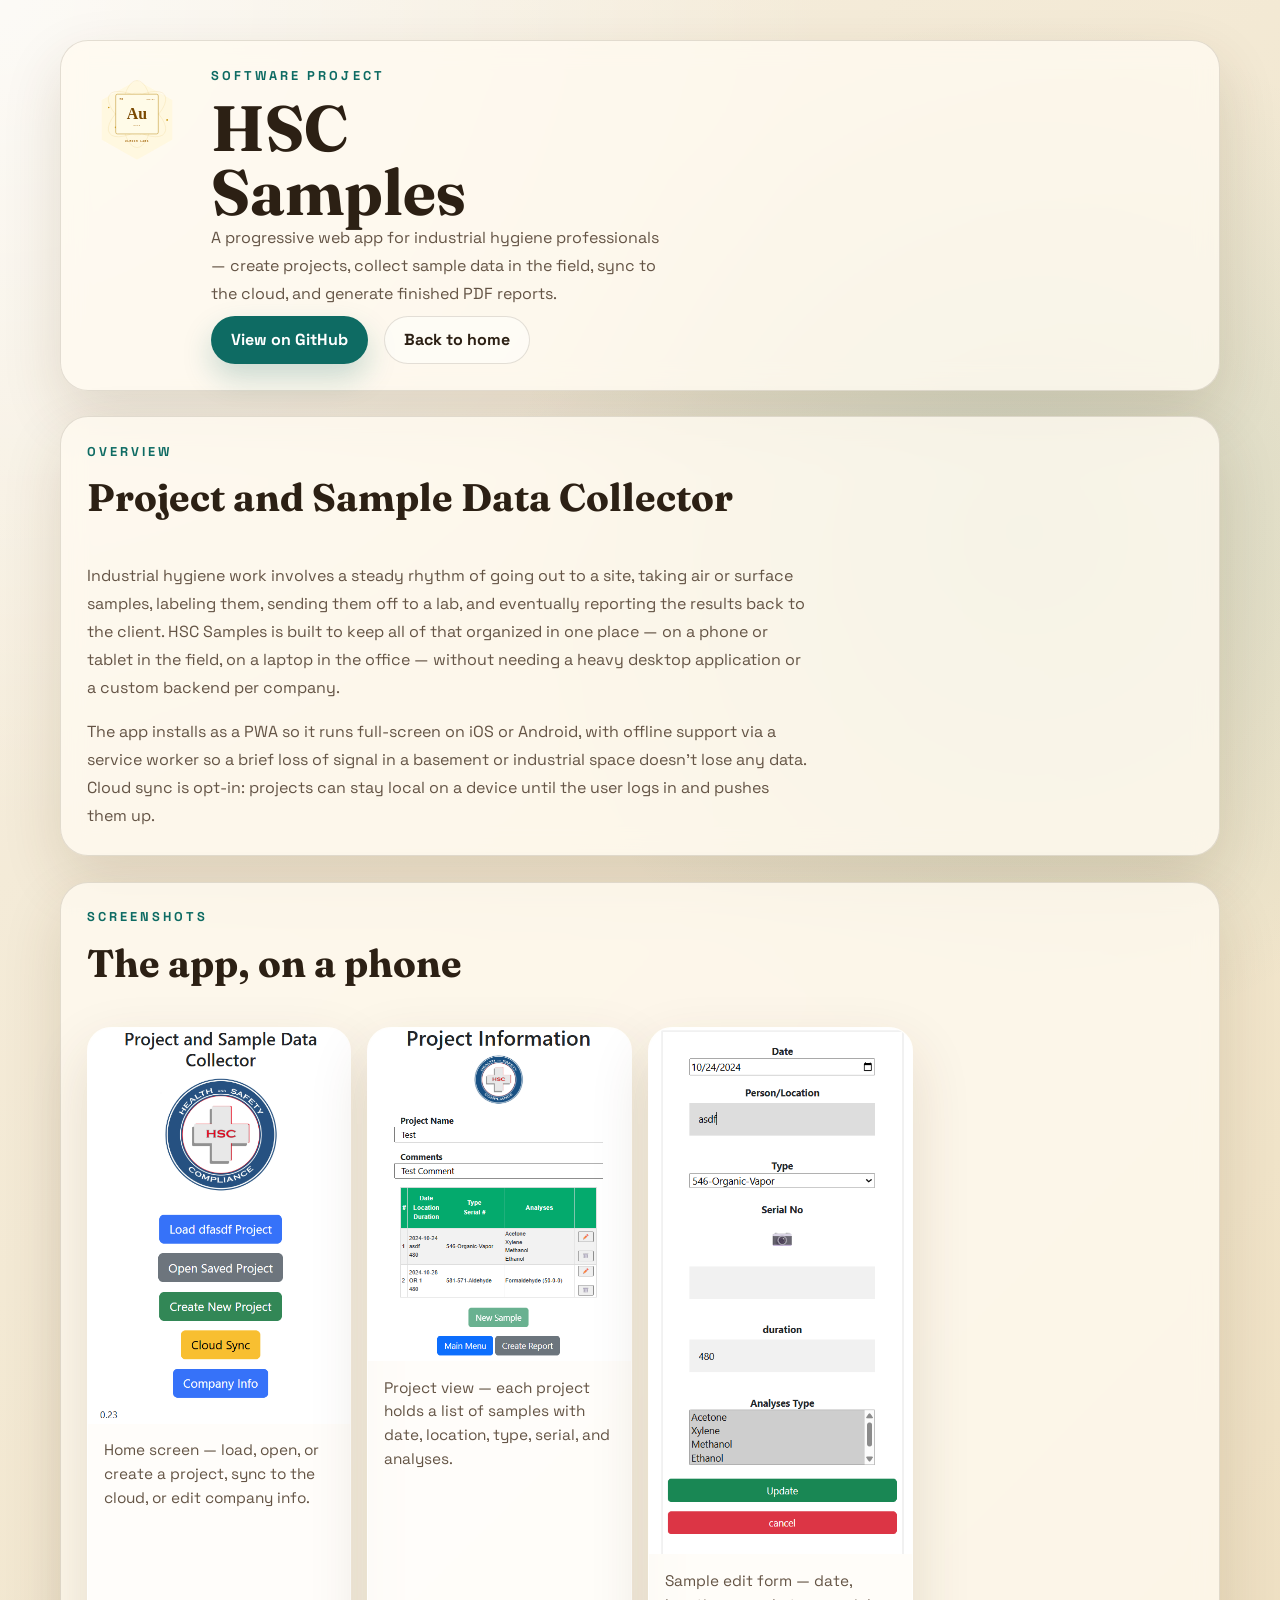
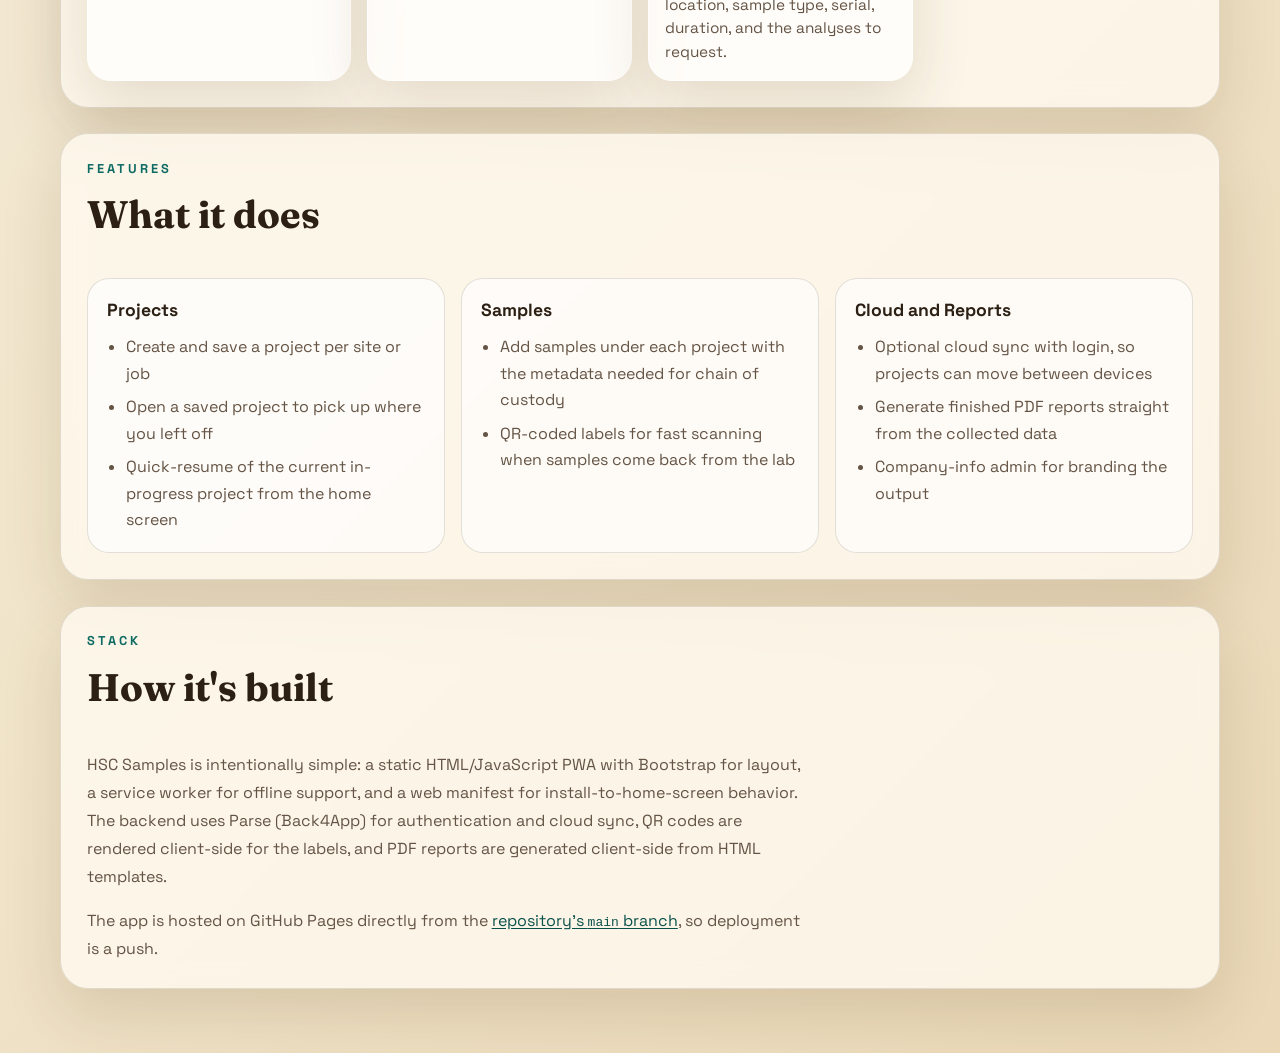
<file: projects/industrial-hygiene-samples.html>
<!DOCTYPE html>
<html lang="en">
<head>
  <meta charset="UTF-8">
  <meta name="viewport" content="width=device-width, initial-scale=1.0">
  <title>Industrial Hygiene Sample Management PWA | Ulrich Labs</title>
  <meta
    name="description"
    content="HSC Samples — a progressive web app for industrial hygiene project and sample data collection, with cloud sync, QR-coded labels, and PDF reporting."
  >
  <link rel="preconnect" href="https://fonts.googleapis.com">
  <link rel="preconnect" href="https://fonts.gstatic.com" crossorigin>
  <link
    href="https://fonts.googleapis.com/css2?family=Space+Grotesk:wght@400;500;700&family=Fraunces:opsz,wght@9..144,600;9..144,700&display=swap"
    rel="stylesheet"
  >
  <link rel="icon" href="../ulrichlabs-favicon.svg" type="image/svg+xml">
  <link rel="stylesheet" href="../style.css">
</head>
<body>
  <div class="page-shell">
    <main class="detail-layout">
      <section class="panel">
        <div class="project-hero-layout">
          <div class="project-hero-copy">
            <div class="intro-lockup">
              <a class="site-logo" href="../index.html" aria-label="Ulrich Labs home">
                <img src="../ulrichlabs-au-icon.svg" alt="Ulrich Labs AU icon">
              </a>
              <div class="intro-copy">
                <p class="eyebrow">Software Project</p>
                <h1 class="detail-title">HSC Samples</h1>
                <p class="detail-lede">
                  A progressive web app for industrial hygiene professionals
                  &mdash; create projects, collect sample data in the field,
                  sync to the cloud, and generate finished PDF reports.
                </p>
                <div class="detail-actions">
                  <a class="button button-primary" href="https://github.com/adamulrich/hsc_samples" target="_blank" rel="noreferrer">View on GitHub</a>
                  <a class="button button-secondary" href="../index.html">Back to home</a>
                </div>
              </div>
            </div>
          </div>
        </div>
      </section>

      <section class="panel content-stack">
        <div class="section-heading">
          <p class="eyebrow">Overview</p>
          <h2>Project and Sample Data Collector</h2>
        </div>
        <div class="prose">
          <p>
            Industrial hygiene work involves a steady rhythm of going out to a
            site, taking air or surface samples, labeling them, sending them
            off to a lab, and eventually reporting the results back to the
            client. HSC Samples is built to keep all of that organized in one
            place &mdash; on a phone or tablet in the field, on a laptop in
            the office &mdash; without needing a heavy desktop application or
            a custom backend per company.
          </p>
          <p>
            The app installs as a PWA so it runs full-screen on iOS or
            Android, with offline support via a service worker so a brief
            loss of signal in a basement or industrial space doesn't lose any
            data. Cloud sync is opt-in: projects can stay local on a device
            until the user logs in and pushes them up.
          </p>
        </div>
      </section>

      <section class="panel content-stack">
        <div class="section-heading">
          <p class="eyebrow">Screenshots</p>
          <h2>The app, on a phone</h2>
        </div>
        <div class="gallery-grid">
          <figure class="project-figure project-figure-portrait">
            <img src="../images/hsc-samples/screenshot1.png" alt="HSC Samples home screen with logo and main action buttons">
            <figcaption>Home screen &mdash; load, open, or create a project, sync to the cloud, or edit company info.</figcaption>
          </figure>
          <figure class="project-figure project-figure-portrait">
            <img src="../images/hsc-samples/screenshot2.png" alt="Project Information view with project name, comments, and a table of collected samples">
            <figcaption>Project view &mdash; each project holds a list of samples with date, location, type, serial, and analyses.</figcaption>
          </figure>
          <figure class="project-figure project-figure-portrait">
            <img src="../images/hsc-samples/screenshot3.png" alt="Sample edit form with date, person/location, type, serial number, duration, and analyses type fields">
            <figcaption>Sample edit form &mdash; date, location, sample type, serial, duration, and the analyses to request.</figcaption>
          </figure>
        </div>
      </section>

      <section class="panel content-stack">
        <div class="section-heading">
          <p class="eyebrow">Features</p>
          <h2>What it does</h2>
        </div>
        <div class="checklist-grid">
          <div class="list-card">
            <h3>Projects</h3>
            <ul>
              <li>Create and save a project per site or job</li>
              <li>Open a saved project to pick up where you left off</li>
              <li>Quick-resume of the current in-progress project from the home screen</li>
            </ul>
          </div>
          <div class="list-card">
            <h3>Samples</h3>
            <ul>
              <li>Add samples under each project with the metadata needed for chain of custody</li>
              <li>QR-coded labels for fast scanning when samples come back from the lab</li>
            </ul>
          </div>
          <div class="list-card">
            <h3>Cloud and Reports</h3>
            <ul>
              <li>Optional cloud sync with login, so projects can move between devices</li>
              <li>Generate finished PDF reports straight from the collected data</li>
              <li>Company-info admin for branding the output</li>
            </ul>
          </div>
        </div>
      </section>

      <section class="panel content-stack">
        <div class="section-heading">
          <p class="eyebrow">Stack</p>
          <h2>How it's built</h2>
        </div>
        <div class="prose">
          <p>
            HSC Samples is intentionally simple: a static HTML/JavaScript PWA
            with Bootstrap for layout, a service worker for offline support,
            and a web manifest for install-to-home-screen behavior. The
            backend uses Parse (Back4App) for authentication and cloud sync,
            QR codes are rendered client-side for the labels, and PDF reports
            are generated client-side from HTML templates.
          </p>
          <p>
            The app is hosted on GitHub Pages directly from the
            <a href="https://github.com/adamulrich/hsc_samples" target="_blank" rel="noreferrer">repository's <code>main</code> branch</a>,
            so deployment is a push.
          </p>
        </div>
      </section>
    </main>
  </div>
  <script src="../lightbox.js"></script>
</body>
</html>
</file>
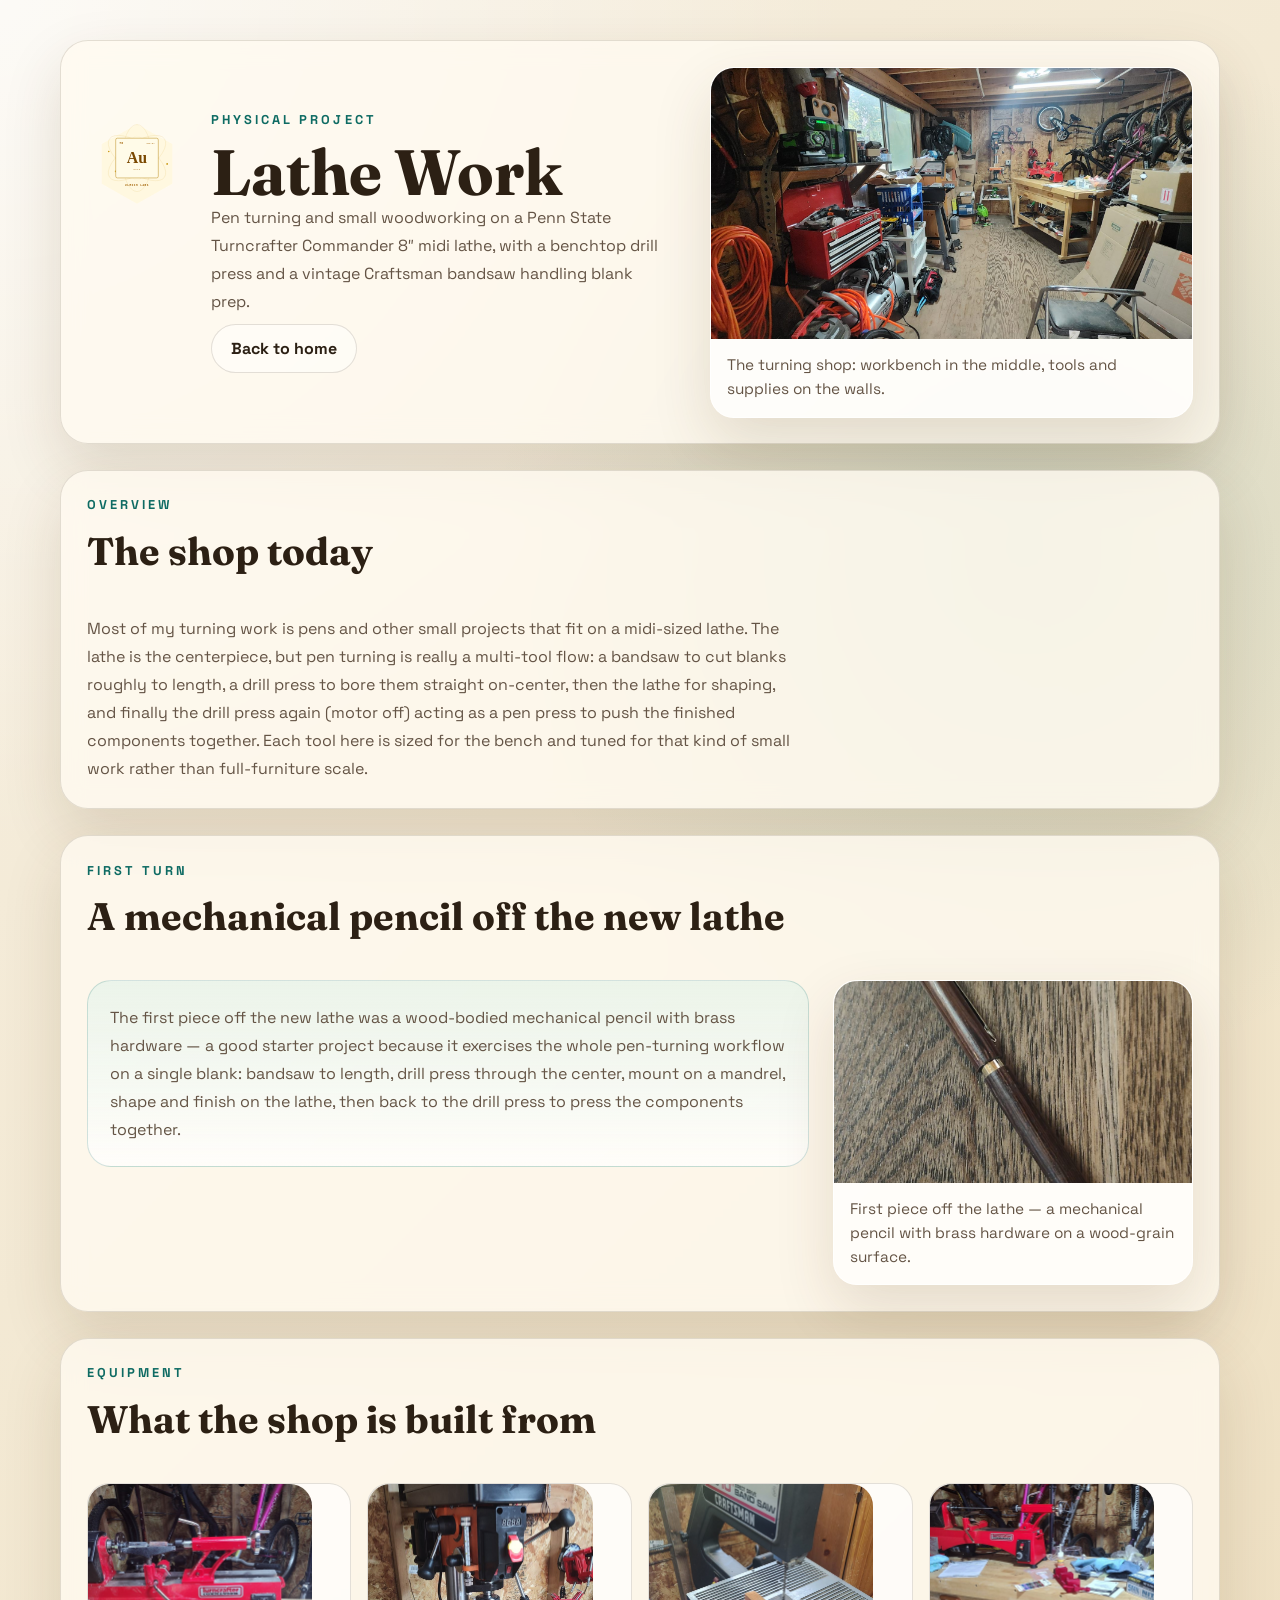
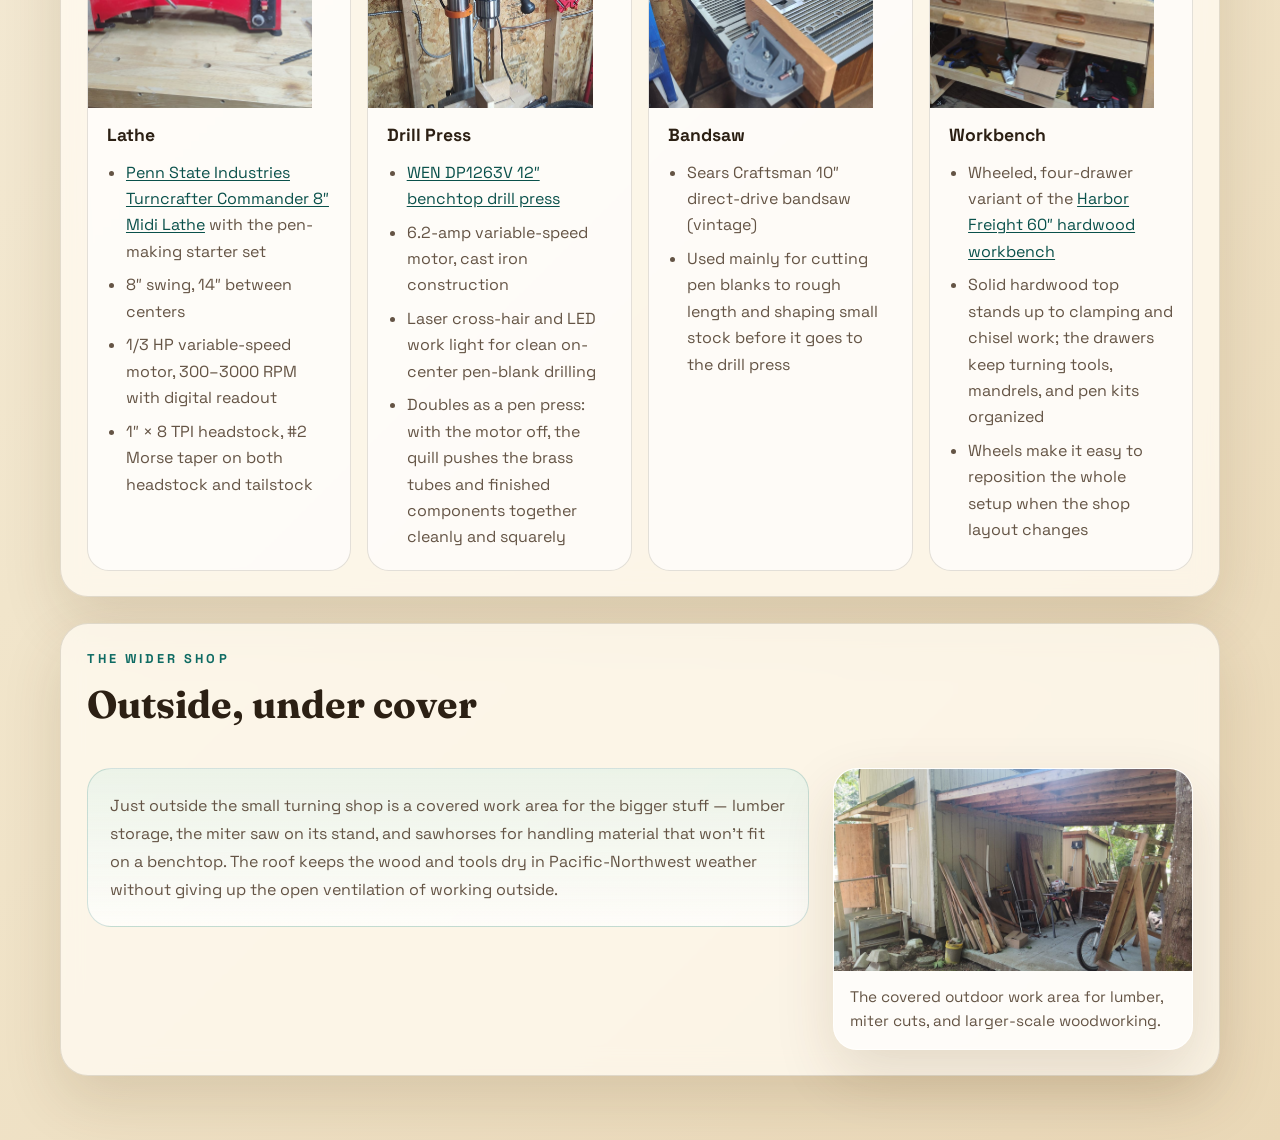
<file: projects/lathe-work.html>
<!DOCTYPE html>
<html lang="en">
<head>
  <meta charset="UTF-8">
  <meta name="viewport" content="width=device-width, initial-scale=1.0">
  <title>Lathe Work | Ulrich Labs</title>
  <meta
    name="description"
    content="Pen turning and small woodworking on a Penn State Turncrafter Commander 8 midi lathe, with a WEN 12-inch drill press and a vintage Craftsman 10-inch bandsaw for prep work."
  >
  <link rel="preconnect" href="https://fonts.googleapis.com">
  <link rel="preconnect" href="https://fonts.gstatic.com" crossorigin>
  <link
    href="https://fonts.googleapis.com/css2?family=Space+Grotesk:wght@400;500;700&family=Fraunces:opsz,wght@9..144,600;9..144,700&display=swap"
    rel="stylesheet"
  >
  <link rel="icon" href="../ulrichlabs-favicon.svg" type="image/svg+xml">
  <link rel="stylesheet" href="../style.css">
</head>
<body>
  <div class="page-shell">
    <main class="detail-layout">
      <section class="panel">
        <div class="project-hero-layout">
          <div class="project-hero-copy">
            <div class="intro-lockup">
              <a class="site-logo" href="../index.html" aria-label="Ulrich Labs home">
                <img src="../ulrichlabs-au-icon.svg" alt="Ulrich Labs AU icon">
              </a>
              <div class="intro-copy">
                <p class="eyebrow">Physical Project</p>
                <h1 class="detail-title">Lathe Work</h1>
                <p class="detail-lede">
                  Pen turning and small woodworking on a Penn State Turncrafter
                  Commander 8&Prime; midi lathe, with a benchtop drill press
                  and a vintage Craftsman bandsaw handling blank prep.
                </p>
                <div class="detail-actions">
                  <a class="button button-secondary" href="../index.html">Back to home</a>
                </div>
              </div>
            </div>
          </div>
          <figure class="project-figure project-figure-fill">
            <img
              src="../images/lathe-work/shop.jpg"
              alt="Wide view of the indoor turning shop with the workbench in the middle and tools on the walls"
            >
            <figcaption>
              The turning shop: workbench in the middle, tools and supplies on
              the walls.
            </figcaption>
          </figure>
        </div>
      </section>

      <section class="panel content-stack">
        <div class="section-heading">
          <p class="eyebrow">Overview</p>
          <h2>The shop today</h2>
        </div>
        <div class="prose">
          <p>
            Most of my turning work is pens and other small projects that fit
            on a midi-sized lathe. The lathe is the centerpiece, but pen
            turning is really a multi-tool flow: a bandsaw to cut blanks
            roughly to length, a drill press to bore them straight on-center,
            then the lathe for shaping, and finally the drill press again
            (motor off) acting as a pen press to push the finished components
            together. Each tool here is sized for the bench and tuned for
            that kind of small work rather than full-furniture scale.
          </p>
        </div>
      </section>

      <section class="panel content-stack">
        <div class="section-heading">
          <p class="eyebrow">First Turn</p>
          <h2>A mechanical pencil off the new lathe</h2>
        </div>
        <div class="media-copy-layout">
          <div class="intro-guidance">
            <p>
              The first piece off the new lathe was a wood-bodied mechanical
              pencil with brass hardware &mdash; a good starter project because
              it exercises the whole pen-turning workflow on a single blank:
              bandsaw to length, drill press through the center, mount on a
              mandrel, shape and finish on the lathe, then back to the drill
              press to press the components together.
            </p>
          </div>
          <figure class="project-figure">
            <img
              src="../images/lathe-work/gallery/first-turn-mechanical-pencil.jpg"
              alt="A wood-bodied mechanical pencil with brass fittings, the first piece turned on the new lathe"
            >
            <figcaption>
              First piece off the lathe &mdash; a mechanical pencil with brass
              hardware on a wood-grain surface.
            </figcaption>
          </figure>
        </div>
      </section>

      <section class="panel content-stack">
        <div class="section-heading">
          <p class="eyebrow">Equipment</p>
          <h2>What the shop is built from</h2>
        </div>
        <div class="checklist-grid checklist-grid-4">
          <div class="list-card">
            <img class="list-card-image" src="../images/lathe-work/turncrafter.jpg" alt="The red Penn State Turncrafter Commander 8-inch midi lathe sitting on the workbench top">
            <h3>Lathe</h3>
            <ul>
              <li><a href="https://www.pennstateind.com/store/TCL8SSB.html" target="_blank" rel="noreferrer">Penn State Industries Turncrafter Commander 8&Prime; Midi Lathe</a> with the pen-making starter set</li>
              <li>8&Prime; swing, 14&Prime; between centers</li>
              <li>1/3 HP variable-speed motor, 300&ndash;3000 RPM with digital readout</li>
              <li>1&Prime; &times; 8 TPI headstock, #2 Morse taper on both headstock and tailstock</li>
            </ul>
          </div>
          <div class="list-card">
            <img class="list-card-image" src="../images/lathe-work/wen-drill-press.jpg" alt="The WEN 12-inch benchtop drill press">
            <h3>Drill Press</h3>
            <ul>
              <li><a href="https://www.amazon.com/dp/B0DQ9F3DX8" target="_blank" rel="noreferrer">WEN DP1263V 12&Prime; benchtop drill press</a></li>
              <li>6.2-amp variable-speed motor, cast iron construction</li>
              <li>Laser cross-hair and LED work light for clean on-center pen-blank drilling</li>
              <li>Doubles as a pen press: with the motor off, the quill pushes the brass tubes and finished components together cleanly and squarely</li>
            </ul>
          </div>
          <div class="list-card">
            <img class="list-card-image" src="../images/lathe-work/bandsaw.jpg" alt="The Sears Craftsman 10-inch direct-drive bandsaw">
            <h3>Bandsaw</h3>
            <ul>
              <li>Sears Craftsman 10&Prime; direct-drive bandsaw (vintage)</li>
              <li>Used mainly for cutting pen blanks to rough length and shaping small stock before it goes to the drill press</li>
            </ul>
          </div>
          <div class="list-card">
            <img class="list-card-image" src="../images/lathe-work/turncrafter-on-workbench.jpg" alt="The wheeled hardwood workbench with the lathe mounted on top, drawers and storage shelf visible">
            <h3>Workbench</h3>
            <ul>
              <li>Wheeled, four-drawer variant of the <a href="https://www.harborfreight.com/60-in-3-drawer-hardwood-workbench-58832.html" target="_blank" rel="noreferrer">Harbor Freight 60&Prime; hardwood workbench</a></li>
              <li>Solid hardwood top stands up to clamping and chisel work; the drawers keep turning tools, mandrels, and pen kits organized</li>
              <li>Wheels make it easy to reposition the whole setup when the shop layout changes</li>
            </ul>
          </div>
        </div>
      </section>

      <section class="panel content-stack">
        <div class="section-heading">
          <p class="eyebrow">The Wider Shop</p>
          <h2>Outside, under cover</h2>
        </div>
        <div class="media-copy-layout">
          <div class="intro-guidance">
            <p>
              Just outside the small turning shop is a covered work area for
              the bigger stuff &mdash; lumber storage, the miter saw on its
              stand, and sawhorses for handling material that won't fit on a
              benchtop. The roof keeps the wood and tools dry in
              Pacific-Northwest weather without giving up the open ventilation
              of working outside.
            </p>
          </div>
          <figure class="project-figure">
            <img
              src="../images/lathe-work/covered-work-area.jpg"
              alt="An outdoor covered work area with stored lumber leaning against the shop wall, a miter saw on a stand, and sawhorses"
            >
            <figcaption>
              The covered outdoor work area for lumber, miter cuts, and
              larger-scale woodworking.
            </figcaption>
          </figure>
        </div>
      </section>
    </main>
  </div>
  <script src="../lightbox.js"></script>
</body>
</html>
</file>
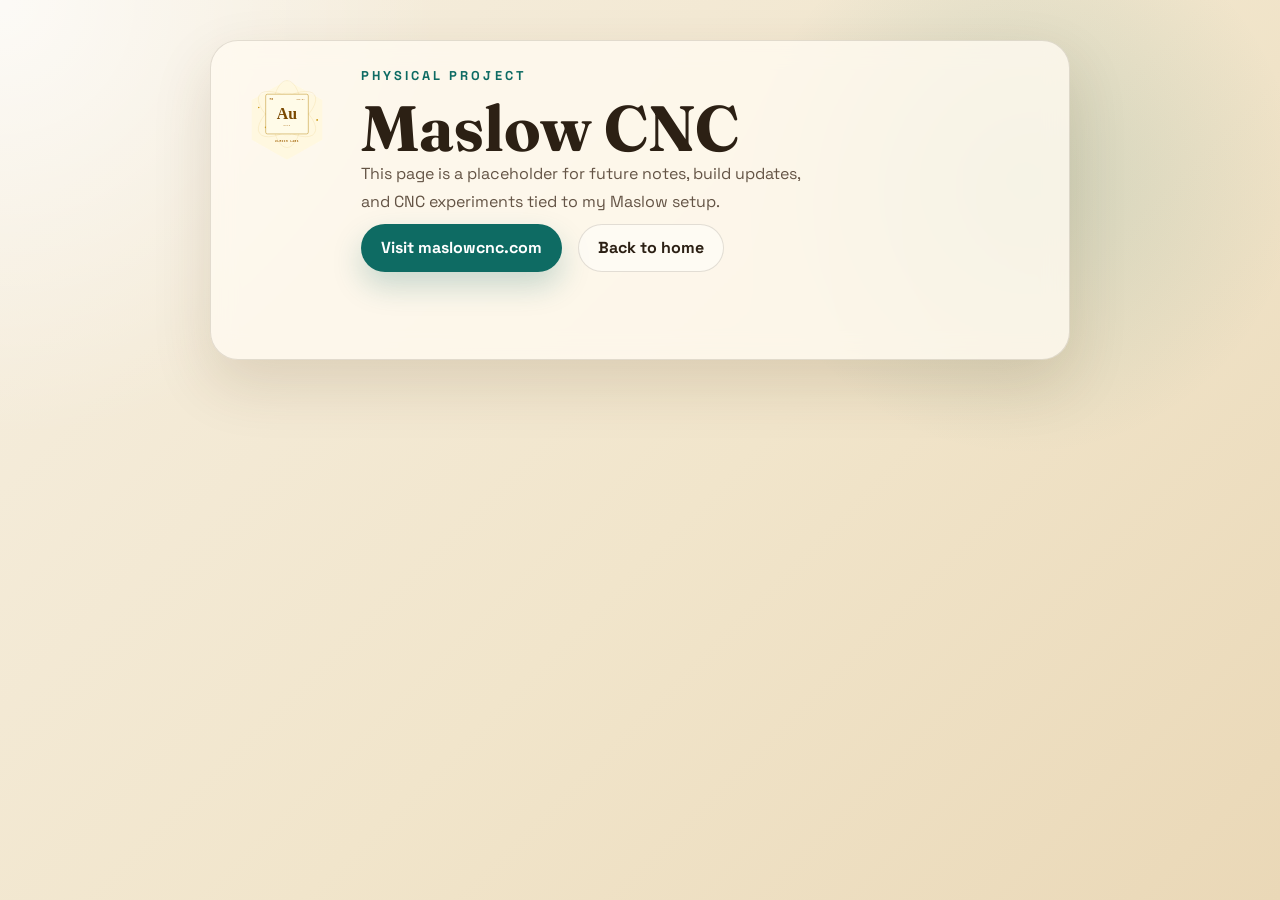
<file: projects/maslow-cnc.html>
<!DOCTYPE html>
<html lang="en">
<head>
  <meta charset="UTF-8">
  <meta name="viewport" content="width=device-width, initial-scale=1.0">
  <title>Maslow CNC | Ulrich Labs</title>
  <meta
    name="description"
    content="Placeholder page for Adam Ulrich's Maslow CNC projects and notes."
  >
  <link rel="preconnect" href="https://fonts.googleapis.com">
  <link rel="preconnect" href="https://fonts.gstatic.com" crossorigin>
  <link
    href="https://fonts.googleapis.com/css2?family=Space+Grotesk:wght@400;500;700&family=Fraunces:opsz,wght@9..144,600;9..144,700&display=swap"
    rel="stylesheet"
  >
  <link rel="icon" href="../ulrichlabs-favicon.svg" type="image/svg+xml">
  <link rel="stylesheet" href="../style.css">
</head>
<body>
  <div class="page-shell page-shell-narrow">
    <main class="detail-layout">
      <section class="panel detail-panel">
        <div class="intro-lockup">
          <a class="site-logo" href="../index.html" aria-label="Ulrich Labs home">
            <img src="../ulrichlabs-au-icon.svg" alt="Ulrich Labs AU icon">
          </a>
          <div class="intro-copy">
            <p class="eyebrow">Physical Project</p>
            <h1 class="detail-title">Maslow CNC</h1>
            <p class="detail-lede">
              This page is a placeholder for future notes, build updates, and CNC
              experiments tied to my Maslow setup.
            </p>
            <div class="detail-actions">
              <a class="button button-primary" href="https://www.maslowcnc.com" target="_blank" rel="noreferrer">Visit maslowcnc.com</a>
              <a class="button button-secondary" href="../index.html">Back to home</a>
            </div>
          </div>
        </div>
      </section>
    </main>
  </div>
  <script src="../lightbox.js"></script>
</body>
</html>
</file>
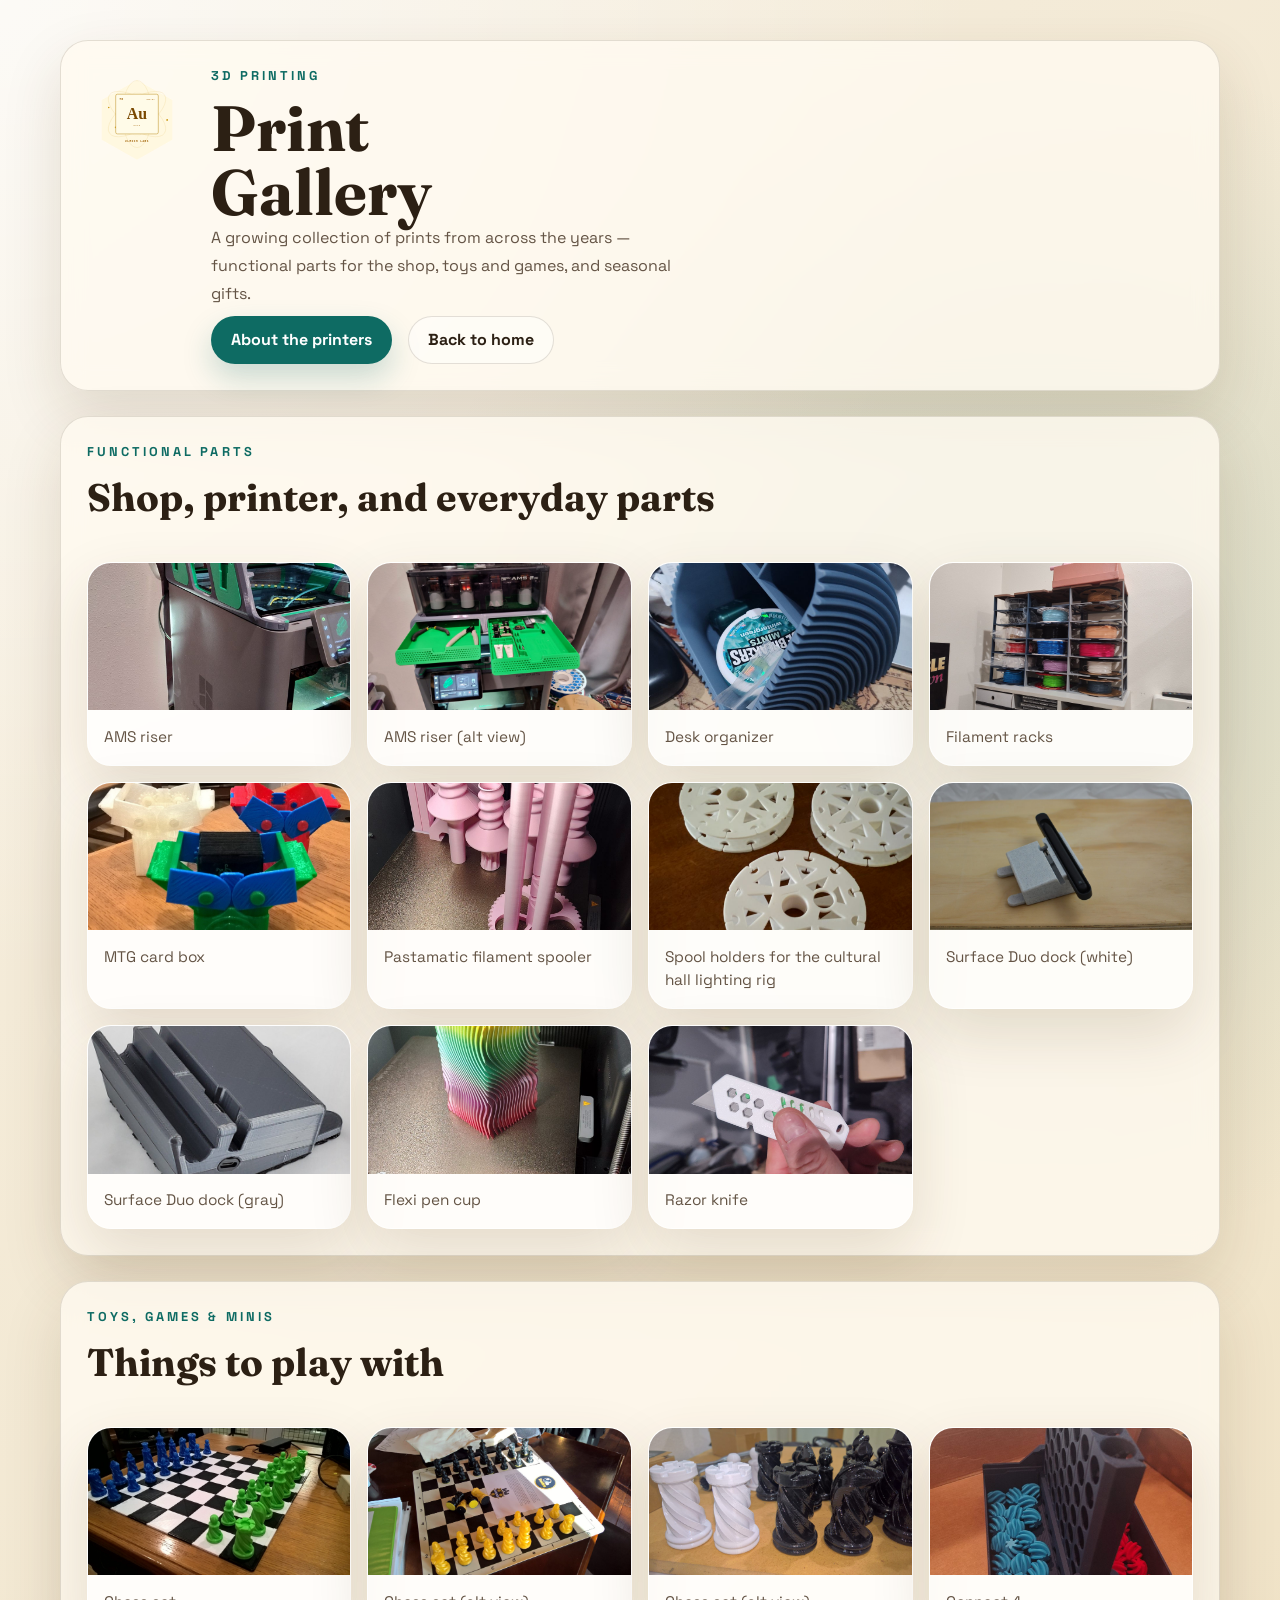
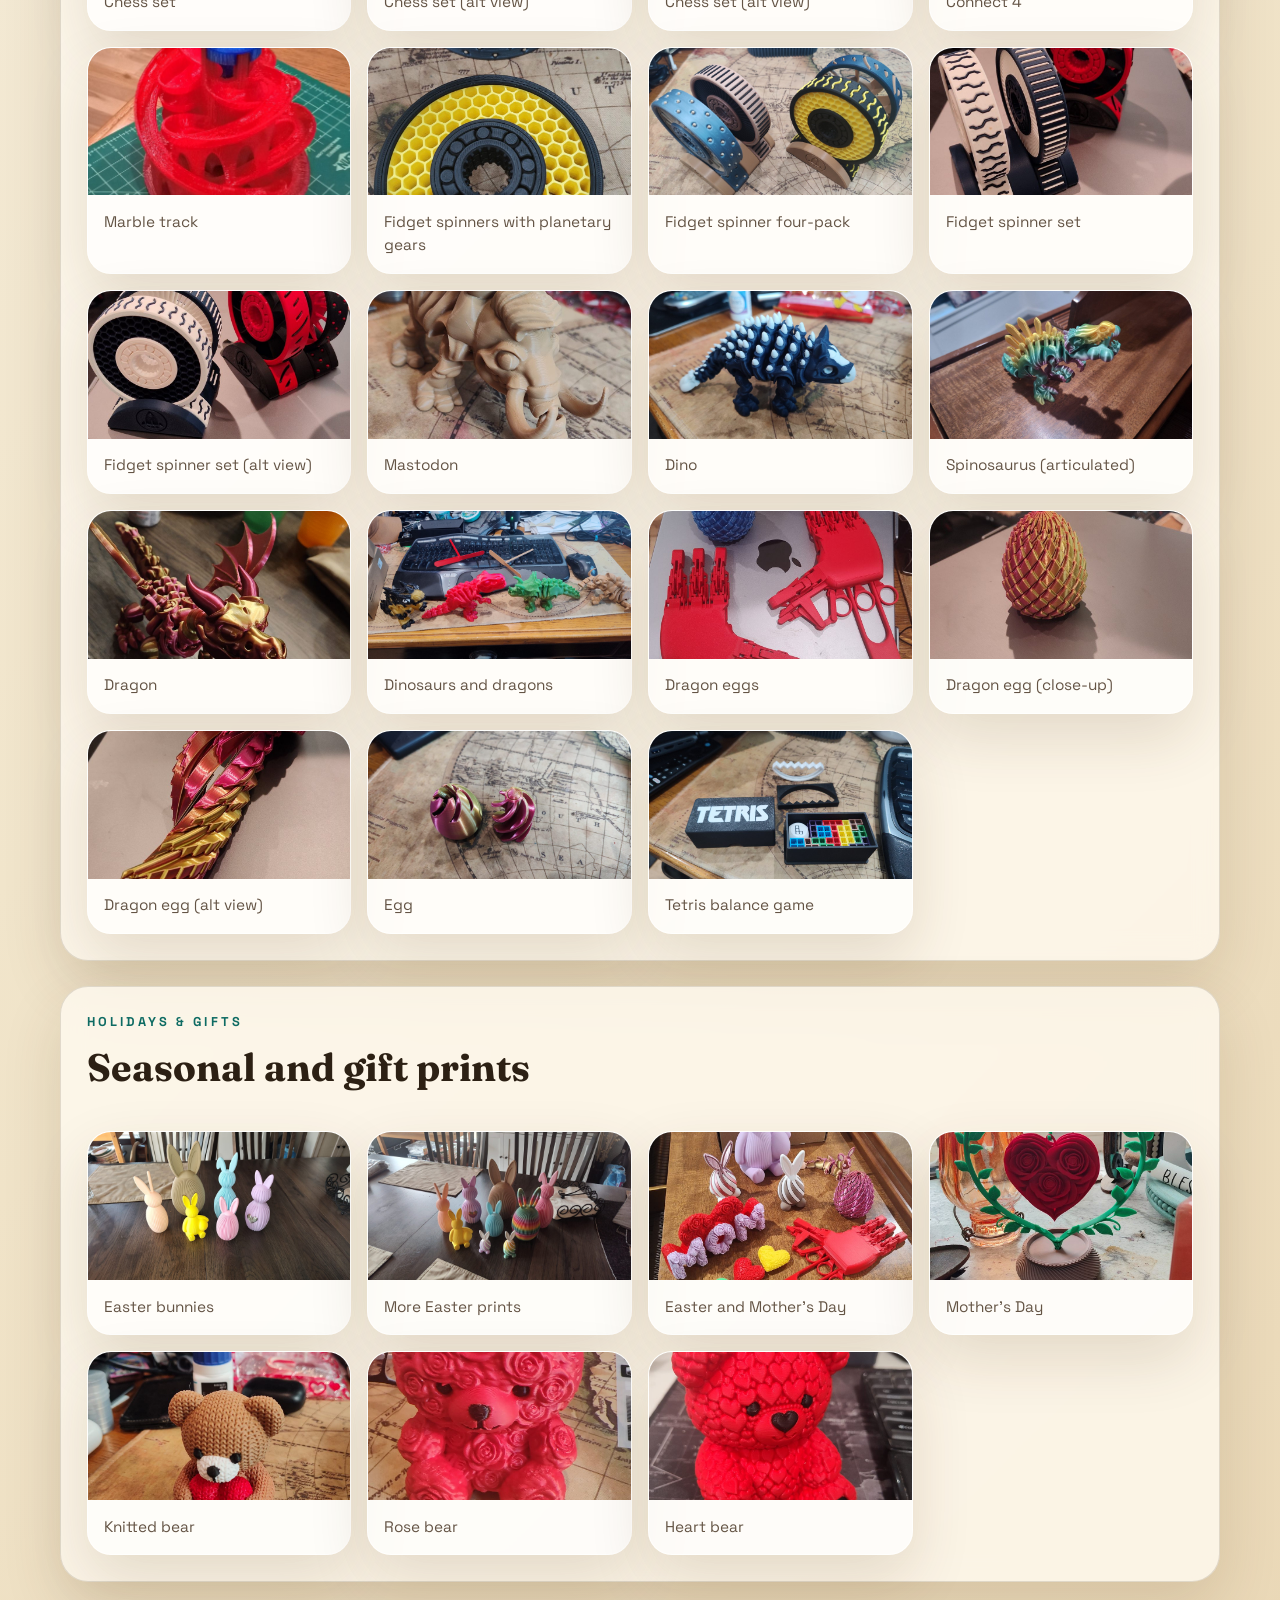
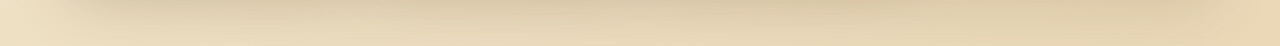
<file: projects/prints-gallery.html>
<!DOCTYPE html>
<html lang="en">
<head>
  <meta charset="UTF-8">
  <meta name="viewport" content="width=device-width, initial-scale=1.0">
  <title>Print Gallery | Ulrich Labs</title>
  <meta
    name="description"
    content="A gallery of 3D prints from Ulrich Labs — functional parts, toys and games, and holiday/gift prints across twelve-plus years."
  >
  <link rel="preconnect" href="https://fonts.googleapis.com">
  <link rel="preconnect" href="https://fonts.gstatic.com" crossorigin>
  <link
    href="https://fonts.googleapis.com/css2?family=Space+Grotesk:wght@400;500;700&family=Fraunces:opsz,wght@9..144,600;9..144,700&display=swap"
    rel="stylesheet"
  >
  <link rel="icon" href="../ulrichlabs-favicon.svg" type="image/svg+xml">
  <link rel="stylesheet" href="../style.css">
</head>
<body>
  <div class="page-shell">
    <main class="detail-layout">
      <section class="panel">
        <div class="project-hero-layout">
          <div class="project-hero-copy">
            <div class="intro-lockup">
              <a class="site-logo" href="../index.html" aria-label="Ulrich Labs home">
                <img src="../ulrichlabs-au-icon.svg" alt="Ulrich Labs AU icon">
              </a>
              <div class="intro-copy">
                <p class="eyebrow">3D Printing</p>
                <h1 class="detail-title">Print Gallery</h1>
                <p class="detail-lede">
                  A growing collection of prints from across the years &mdash;
                  functional parts for the shop, toys and games, and seasonal
                  gifts.
                </p>
                <div class="detail-actions">
                  <a class="button button-primary" href="3d-printing.html">About the printers</a>
                  <a class="button button-secondary" href="../index.html">Back to home</a>
                </div>
              </div>
            </div>
          </div>
        </div>
      </section>

      <section class="panel content-stack">
        <div class="section-heading">
          <p class="eyebrow">Functional Parts</p>
          <h2>Shop, printer, and everyday parts</h2>
        </div>
        <div class="gallery-grid">
          <figure class="project-figure">
            <img src="../images/3d-printing/gallery/ams-riser.jpg" alt="A 3D-printed AMS riser sitting between the Bambu P2S and the AMS unit">
            <figcaption>AMS riser</figcaption>
          </figure>
          <figure class="project-figure">
            <img src="../images/3d-printing/gallery/ams-riser-2.jpg" alt="A second view of the AMS riser installed on the Bambu P2S">
            <figcaption>AMS riser (alt view)</figcaption>
          </figure>
          <figure class="project-figure">
            <img src="../images/3d-printing/gallery/desk-organizer.jpg" alt="A printed desk organizer with multiple compartments">
            <figcaption>Desk organizer</figcaption>
          </figure>
          <figure class="project-figure">
            <img src="../images/3d-printing/gallery/filament-racks.jpg" alt="Printed filament racks holding many spools of filament">
            <figcaption>Filament racks</figcaption>
          </figure>
          <figure class="project-figure">
            <img src="../images/3d-printing/gallery/mtg-card-box.jpg" alt="A printed Magic: The Gathering card storage box">
            <figcaption>MTG card box</figcaption>
          </figure>
          <figure class="project-figure">
            <img src="../images/3d-printing/gallery/pastamatic-filament-spooler.jpg" alt="A pasta-machine-style filament spooler for winding bulk filament onto empty spools">
            <figcaption>Pastamatic filament spooler</figcaption>
          </figure>
          <figure class="project-figure">
            <img src="../images/3d-printing/gallery/spool-holders-lighting-rig.jpg" alt="3D-printed spool holders for the cultural hall lighting rig project">
            <figcaption>Spool holders for the cultural hall lighting rig</figcaption>
          </figure>
          <figure class="project-figure">
            <img src="../images/3d-printing/gallery/duo-dock-white.jpg" alt="The Surface Duo dock printed in white">
            <figcaption>Surface Duo dock (white)</figcaption>
          </figure>
          <figure class="project-figure">
            <img src="../images/3d-printing/gallery/duo-dock-gray.jpg" alt="The Surface Duo dock printed in gray, showing the USB-C cutout">
            <figcaption>Surface Duo dock (gray)</figcaption>
          </figure>
          <figure class="project-figure">
            <img src="../images/3d-printing/gallery/flexi-pen-cup.jpg" alt="A flexible printed pen cup with articulated segments">
            <figcaption>Flexi pen cup</figcaption>
          </figure>
          <figure class="project-figure">
            <img src="../images/3d-printing/gallery/razor-knife.jpg" alt="A white 3D-printed utility razor knife with a replaceable blade">
            <figcaption>Razor knife</figcaption>
          </figure>
        </div>
      </section>

      <section class="panel content-stack">
        <div class="section-heading">
          <p class="eyebrow">Toys, Games &amp; Minis</p>
          <h2>Things to play with</h2>
        </div>
        <div class="gallery-grid">
          <figure class="project-figure">
            <img src="../images/3d-printing/gallery/chess-set.jpg" alt="A printed chess set">
            <figcaption>Chess set</figcaption>
          </figure>
          <figure class="project-figure">
            <img src="../images/3d-printing/gallery/chess-set-2.jpg" alt="A second view of the printed chess set">
            <figcaption>Chess set (alt view)</figcaption>
          </figure>
          <figure class="project-figure">
            <img src="../images/3d-printing/gallery/chess-set-3.jpg" alt="A third view of the printed chess set">
            <figcaption>Chess set (alt view)</figcaption>
          </figure>
          <figure class="project-figure">
            <img src="../images/3d-printing/gallery/connect-4.jpg" alt="A printed Connect 4 game">
            <figcaption>Connect 4</figcaption>
          </figure>
          <figure class="project-figure">
            <img src="../images/3d-printing/gallery/marble-track.jpg" alt="A printed marble track / marble run">
            <figcaption>Marble track</figcaption>
          </figure>
          <figure class="project-figure">
            <img src="../images/3d-printing/gallery/fidget-spinners-planetary-gears.jpg" alt="Printed fidget spinners with planetary gear assemblies">
            <figcaption>Fidget spinners with planetary gears</figcaption>
          </figure>
          <figure class="project-figure">
            <img src="../images/3d-printing/gallery/fidget-spinner-4pack.jpg" alt="A four-pack of printed fidget spinners in different colors">
            <figcaption>Fidget spinner four-pack</figcaption>
          </figure>
          <figure class="project-figure">
            <img src="../images/3d-printing/gallery/spinner-set-2.jpg" alt="A set of printed fidget spinners">
            <figcaption>Fidget spinner set</figcaption>
          </figure>
          <figure class="project-figure">
            <img src="../images/3d-printing/gallery/spinner-set-2b.jpg" alt="Another view of the fidget spinner set">
            <figcaption>Fidget spinner set (alt view)</figcaption>
          </figure>
          <figure class="project-figure">
            <img src="../images/3d-printing/gallery/mastodon.jpg" alt="A printed mastodon figure">
            <figcaption>Mastodon</figcaption>
          </figure>
          <figure class="project-figure">
            <img src="../images/3d-printing/gallery/dino.jpg" alt="A printed dinosaur figure">
            <figcaption>Dino</figcaption>
          </figure>
          <figure class="project-figure">
            <img src="../images/3d-printing/gallery/spinosaurus.jpg" alt="A multi-color articulated Spinosaurus print on a wood surface">
            <figcaption>Spinosaurus (articulated)</figcaption>
          </figure>
          <figure class="project-figure">
            <img src="../images/3d-printing/gallery/dragon.jpg" alt="A printed dragon figure">
            <figcaption>Dragon</figcaption>
          </figure>
          <figure class="project-figure">
            <img src="../images/3d-printing/gallery/dinosaurs-and-dragons.jpg" alt="A collection of printed dinosaurs and dragons">
            <figcaption>Dinosaurs and dragons</figcaption>
          </figure>
          <figure class="project-figure">
            <img src="../images/3d-printing/gallery/dragon-eggs.jpg" alt="Printed dragon eggs">
            <figcaption>Dragon eggs</figcaption>
          </figure>
          <figure class="project-figure">
            <img src="../images/3d-printing/gallery/dragon-egg-1a.jpg" alt="A close-up of a printed dragon egg">
            <figcaption>Dragon egg (close-up)</figcaption>
          </figure>
          <figure class="project-figure">
            <img src="../images/3d-printing/gallery/dragon-egg-1b.jpg" alt="Another view of the printed dragon egg">
            <figcaption>Dragon egg (alt view)</figcaption>
          </figure>
          <figure class="project-figure">
            <img src="../images/3d-printing/gallery/egg.jpg" alt="A printed egg">
            <figcaption>Egg</figcaption>
          </figure>
          <figure class="project-figure">
            <img src="../images/3d-printing/gallery/tetris-balance-game.jpg" alt="A printed Tetris balance game with colorful pieces and a storage box">
            <figcaption>Tetris balance game</figcaption>
          </figure>
        </div>
      </section>

      <section class="panel content-stack">
        <div class="section-heading">
          <p class="eyebrow">Holidays &amp; Gifts</p>
          <h2>Seasonal and gift prints</h2>
        </div>
        <div class="gallery-grid">
          <figure class="project-figure">
            <img src="../images/3d-printing/gallery/easter-bunnies.jpg" alt="Printed Easter bunny figures">
            <figcaption>Easter bunnies</figcaption>
          </figure>
          <figure class="project-figure">
            <img src="../images/3d-printing/gallery/more-easter.jpg" alt="Additional Easter prints">
            <figcaption>More Easter prints</figcaption>
          </figure>
          <figure class="project-figure">
            <img src="../images/3d-printing/gallery/easter-and-mothers-day.jpg" alt="A mix of Easter and Mother's Day prints">
            <figcaption>Easter and Mother's Day</figcaption>
          </figure>
          <figure class="project-figure">
            <img src="../images/3d-printing/gallery/mothers-day.jpg" alt="A Mother's Day print">
            <figcaption>Mother's Day</figcaption>
          </figure>
          <figure class="project-figure">
            <img src="../images/3d-printing/gallery/knitted-bear.jpg" alt="A printed knitted-style bear">
            <figcaption>Knitted bear</figcaption>
          </figure>
          <figure class="project-figure">
            <img src="../images/3d-printing/gallery/rose-bear.jpg" alt="A printed rose bear">
            <figcaption>Rose bear</figcaption>
          </figure>
          <figure class="project-figure">
            <img src="../images/3d-printing/gallery/heart-bear.jpg" alt="A red printed bear with heart-textured fur">
            <figcaption>Heart bear</figcaption>
          </figure>
        </div>
      </section>
    </main>
  </div>
  <script src="../lightbox.js"></script>
</body>
</html>
</file>
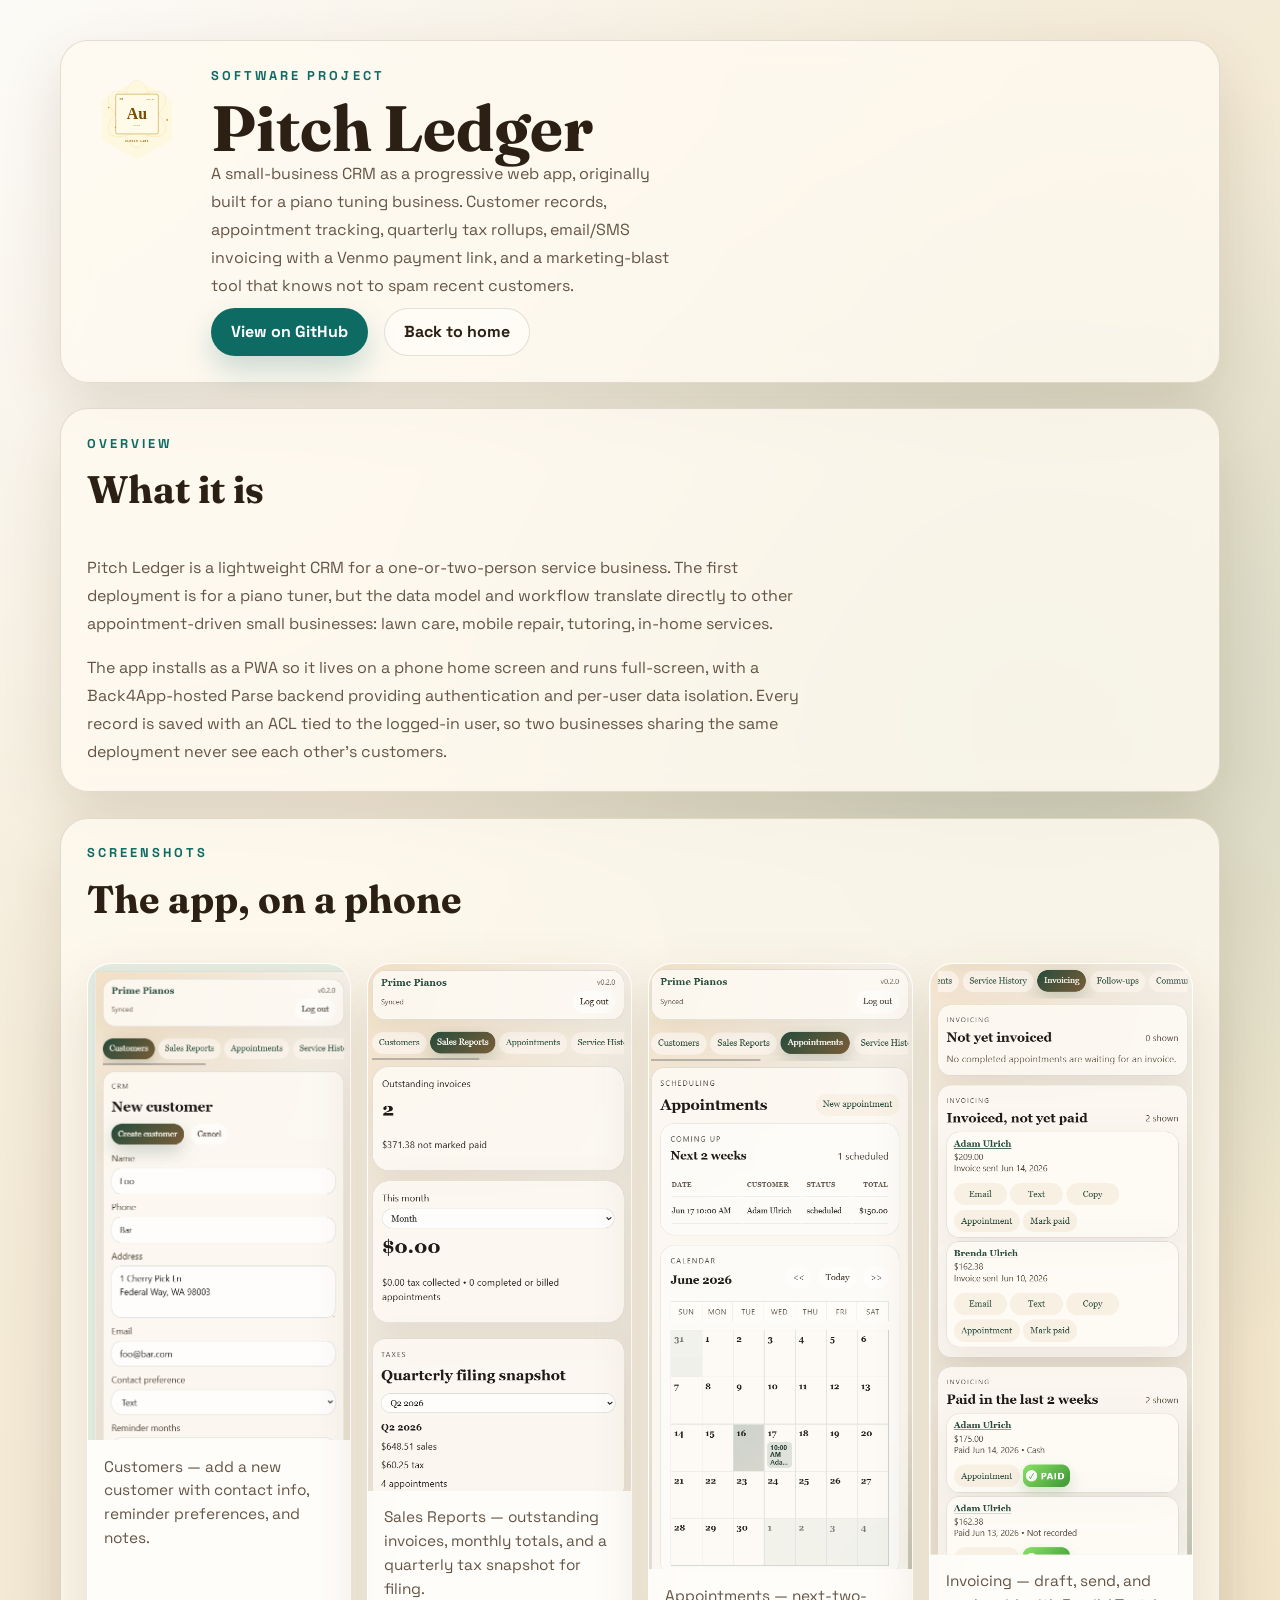
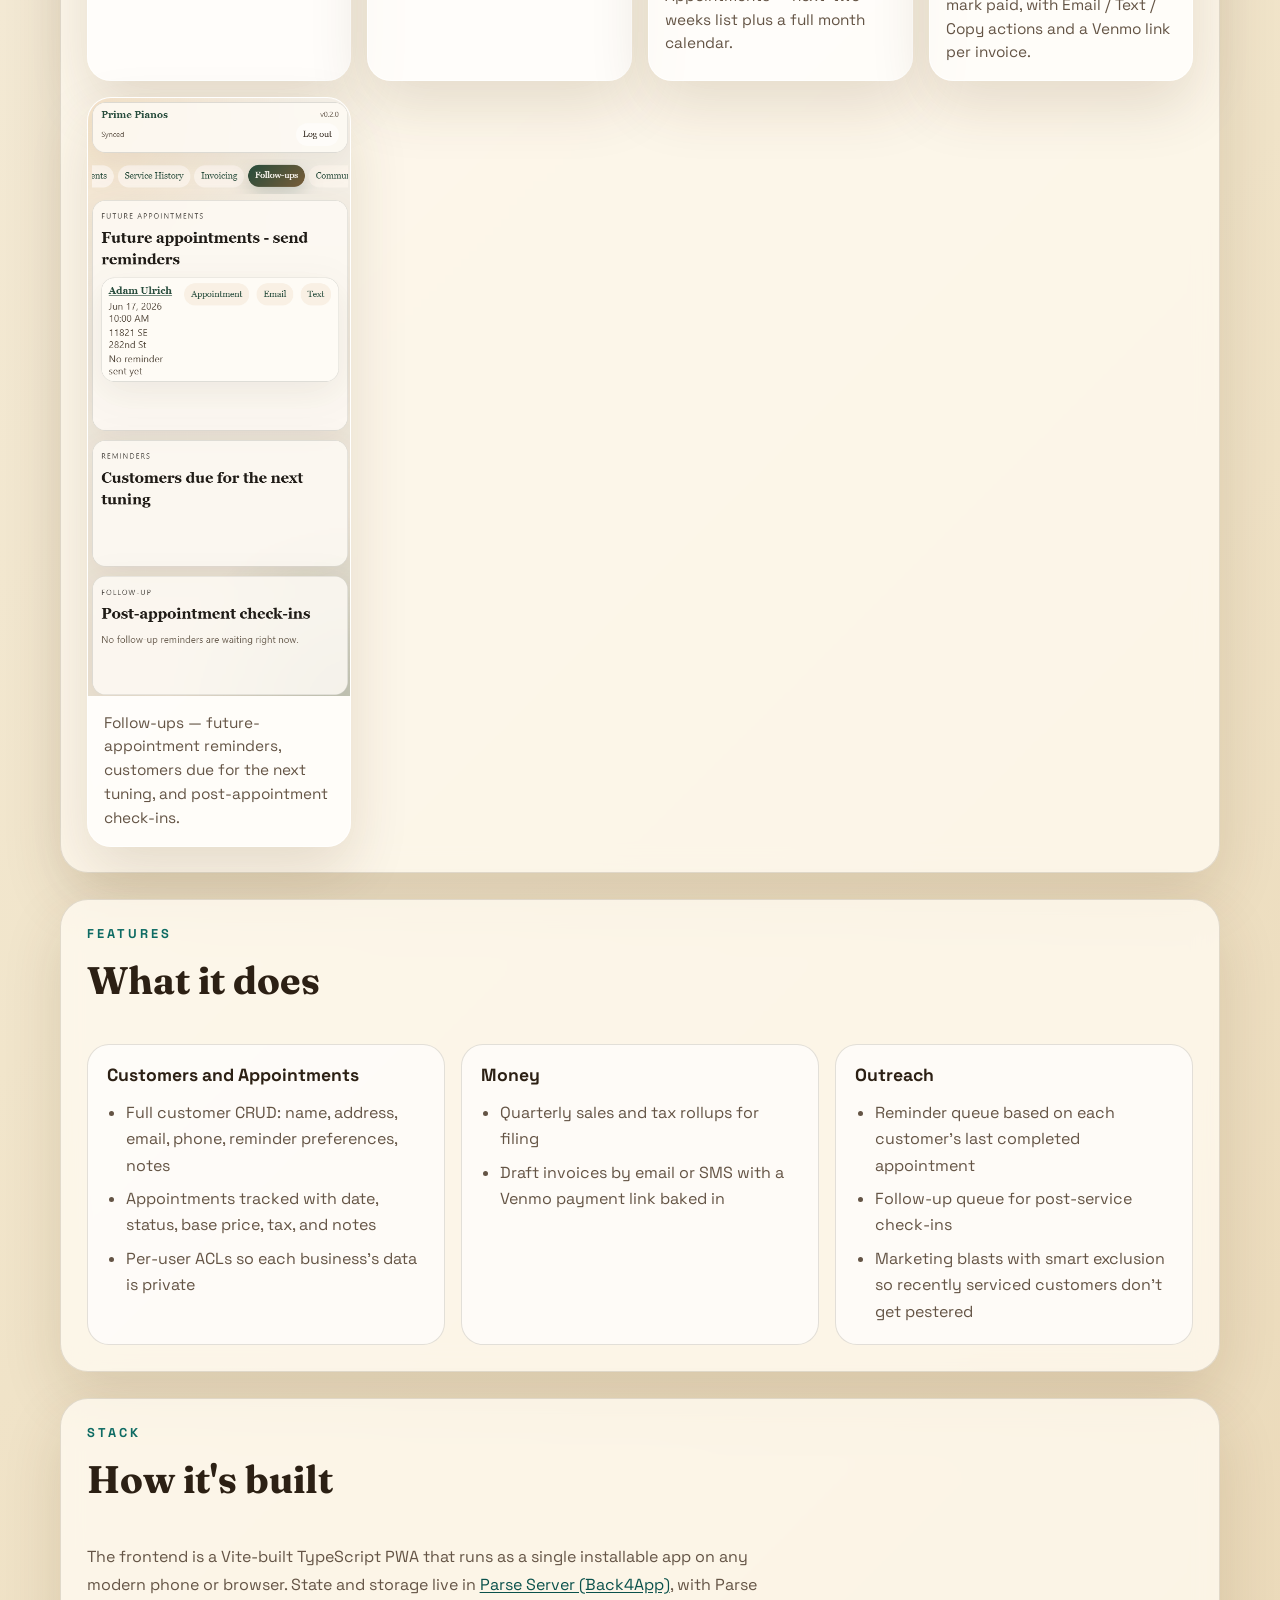
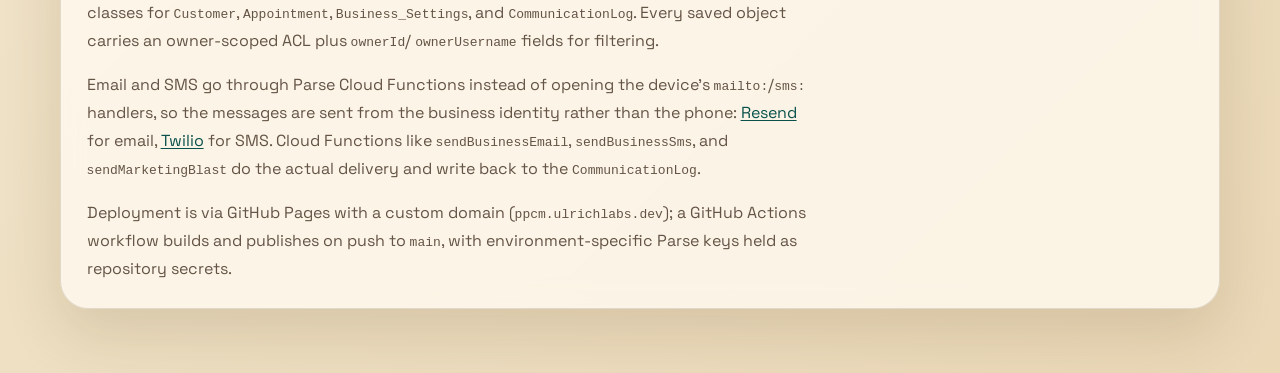
<file: projects/small-business-crm.html>
<!DOCTYPE html>
<html lang="en">
<head>
  <meta charset="UTF-8">
  <meta name="viewport" content="width=device-width, initial-scale=1.0">
  <title>Pitch Ledger — Small Business CRM PWA | Ulrich Labs</title>
  <meta
    name="description"
    content="Pitch Ledger — a progressive web app CRM for a piano tuning business, with customer records, appointments, quarterly tax rollups, email/SMS invoicing, and marketing-blast targeting."
  >
  <link rel="preconnect" href="https://fonts.googleapis.com">
  <link rel="preconnect" href="https://fonts.gstatic.com" crossorigin>
  <link
    href="https://fonts.googleapis.com/css2?family=Space+Grotesk:wght@400;500;700&family=Fraunces:opsz,wght@9..144,600;9..144,700&display=swap"
    rel="stylesheet"
  >
  <link rel="icon" href="../ulrichlabs-favicon.svg" type="image/svg+xml">
  <link rel="stylesheet" href="../style.css">
</head>
<body>
  <div class="page-shell">
    <main class="detail-layout">
      <section class="panel">
        <div class="project-hero-layout">
          <div class="project-hero-copy">
            <div class="intro-lockup">
              <a class="site-logo" href="../index.html" aria-label="Ulrich Labs home">
                <img src="../ulrichlabs-au-icon.svg" alt="Ulrich Labs AU icon">
              </a>
              <div class="intro-copy">
                <p class="eyebrow">Software Project</p>
                <h1 class="detail-title">Pitch Ledger</h1>
                <p class="detail-lede">
                  A small-business CRM as a progressive web app, originally
                  built for a piano tuning business. Customer records,
                  appointment tracking, quarterly tax rollups, email/SMS
                  invoicing with a Venmo payment link, and a marketing-blast
                  tool that knows not to spam recent customers.
                </p>
                <div class="detail-actions">
                  <a class="button button-primary" href="https://github.com/adamulrich/customer-management" target="_blank" rel="noreferrer">View on GitHub</a>
                  <a class="button button-secondary" href="../index.html">Back to home</a>
                </div>
              </div>
            </div>
          </div>
        </div>
      </section>

      <section class="panel content-stack">
        <div class="section-heading">
          <p class="eyebrow">Overview</p>
          <h2>What it is</h2>
        </div>
        <div class="prose">
          <p>
            Pitch Ledger is a lightweight CRM for a one-or-two-person service
            business. The first deployment is for a piano tuner, but the data
            model and workflow translate directly to other appointment-driven
            small businesses: lawn care, mobile repair, tutoring, in-home
            services.
          </p>
          <p>
            The app installs as a PWA so it lives on a phone home screen and
            runs full-screen, with a Back4App-hosted Parse backend providing
            authentication and per-user data isolation. Every record is saved
            with an ACL tied to the logged-in user, so two businesses sharing
            the same deployment never see each other's customers.
          </p>
        </div>
      </section>

      <section class="panel content-stack">
        <div class="section-heading">
          <p class="eyebrow">Screenshots</p>
          <h2>The app, on a phone</h2>
        </div>
        <div class="gallery-grid">
          <figure class="project-figure project-figure-portrait">
            <img src="../images/pitch-ledger/screenshot-1.png" alt="Pitch Ledger Customers tab showing the New customer form with name, phone, address, email, and contact preference fields">
            <figcaption>Customers &mdash; add a new customer with contact info, reminder preferences, and notes.</figcaption>
          </figure>
          <figure class="project-figure project-figure-portrait">
            <img src="../images/pitch-ledger/screenshot-2.png" alt="Pitch Ledger Sales Reports tab showing outstanding invoices, monthly totals, and a quarterly filing snapshot">
            <figcaption>Sales Reports &mdash; outstanding invoices, monthly totals, and a quarterly tax snapshot for filing.</figcaption>
          </figure>
          <figure class="project-figure project-figure-portrait">
            <img src="../images/pitch-ledger/screenshot-3.png" alt="Pitch Ledger Appointments tab with a next-2-weeks list and a month calendar view">
            <figcaption>Appointments &mdash; next-two-weeks list plus a full month calendar.</figcaption>
          </figure>
          <figure class="project-figure project-figure-portrait">
            <img src="../images/pitch-ledger/screenshot-4.png" alt="Pitch Ledger Invoicing tab with sections for not yet invoiced, invoiced not yet paid, and paid in the last two weeks">
            <figcaption>Invoicing &mdash; draft, send, and mark paid, with Email / Text / Copy actions and a Venmo link per invoice.</figcaption>
          </figure>
          <figure class="project-figure project-figure-portrait">
            <img src="../images/pitch-ledger/screenshot-5.png" alt="Pitch Ledger Follow-ups tab with sections for future appointment reminders, customers due for the next tuning, and post-appointment check-ins">
            <figcaption>Follow-ups &mdash; future-appointment reminders, customers due for the next tuning, and post-appointment check-ins.</figcaption>
          </figure>
        </div>
      </section>

      <section class="panel content-stack">
        <div class="section-heading">
          <p class="eyebrow">Features</p>
          <h2>What it does</h2>
        </div>
        <div class="checklist-grid">
          <div class="list-card">
            <h3>Customers and Appointments</h3>
            <ul>
              <li>Full customer CRUD: name, address, email, phone, reminder preferences, notes</li>
              <li>Appointments tracked with date, status, base price, tax, and notes</li>
              <li>Per-user ACLs so each business's data is private</li>
            </ul>
          </div>
          <div class="list-card">
            <h3>Money</h3>
            <ul>
              <li>Quarterly sales and tax rollups for filing</li>
              <li>Draft invoices by email or SMS with a Venmo payment link baked in</li>
            </ul>
          </div>
          <div class="list-card">
            <h3>Outreach</h3>
            <ul>
              <li>Reminder queue based on each customer's last completed appointment</li>
              <li>Follow-up queue for post-service check-ins</li>
              <li>Marketing blasts with smart exclusion so recently serviced customers don't get pestered</li>
            </ul>
          </div>
        </div>
      </section>

      <section class="panel content-stack">
        <div class="section-heading">
          <p class="eyebrow">Stack</p>
          <h2>How it's built</h2>
        </div>
        <div class="prose">
          <p>
            The frontend is a Vite-built TypeScript PWA that runs as a single
            installable app on any modern phone or browser. State and storage
            live in
            <a href="https://www.back4app.com/" target="_blank" rel="noreferrer">Parse Server (Back4App)</a>,
            with Parse classes for <code>Customer</code>,
            <code>Appointment</code>, <code>Business_Settings</code>, and
            <code>CommunicationLog</code>. Every saved object carries an
            owner-scoped ACL plus <code>ownerId</code>/
            <code>ownerUsername</code> fields for filtering.
          </p>
          <p>
            Email and SMS go through Parse Cloud Functions instead of opening
            the device's <code>mailto:</code>/<code>sms:</code> handlers, so
            the messages are sent from the business identity rather than the
            phone:
            <a href="https://resend.com/" target="_blank" rel="noreferrer">Resend</a>
            for email,
            <a href="https://www.twilio.com/" target="_blank" rel="noreferrer">Twilio</a>
            for SMS. Cloud Functions like <code>sendBusinessEmail</code>,
            <code>sendBusinessSms</code>, and <code>sendMarketingBlast</code>
            do the actual delivery and write back to the
            <code>CommunicationLog</code>.
          </p>
          <p>
            Deployment is via GitHub Pages with a custom domain
            (<code>ppcm.ulrichlabs.dev</code>); a GitHub Actions workflow
            builds and publishes on push to <code>main</code>, with
            environment-specific Parse keys held as repository secrets.
          </p>
        </div>
      </section>
    </main>
  </div>
  <script src="../lightbox.js"></script>
</body>
</html>
</file>
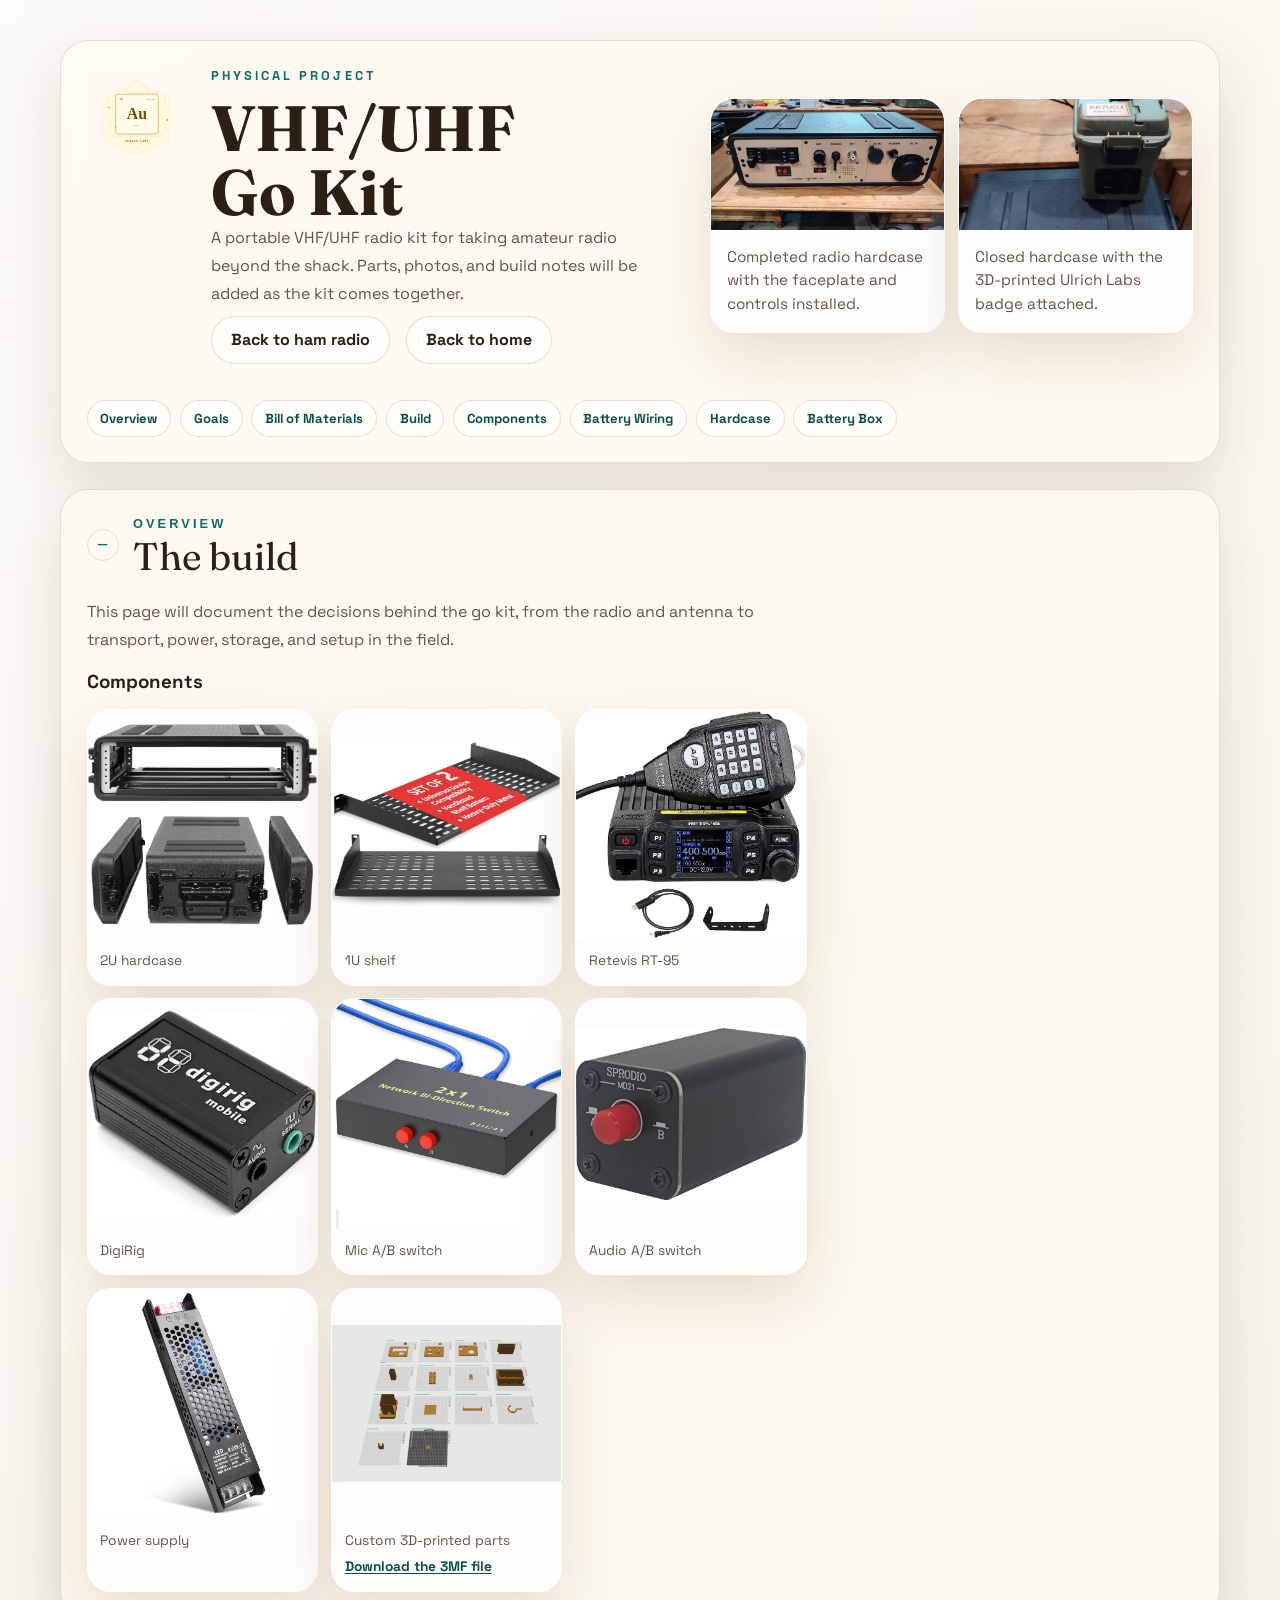
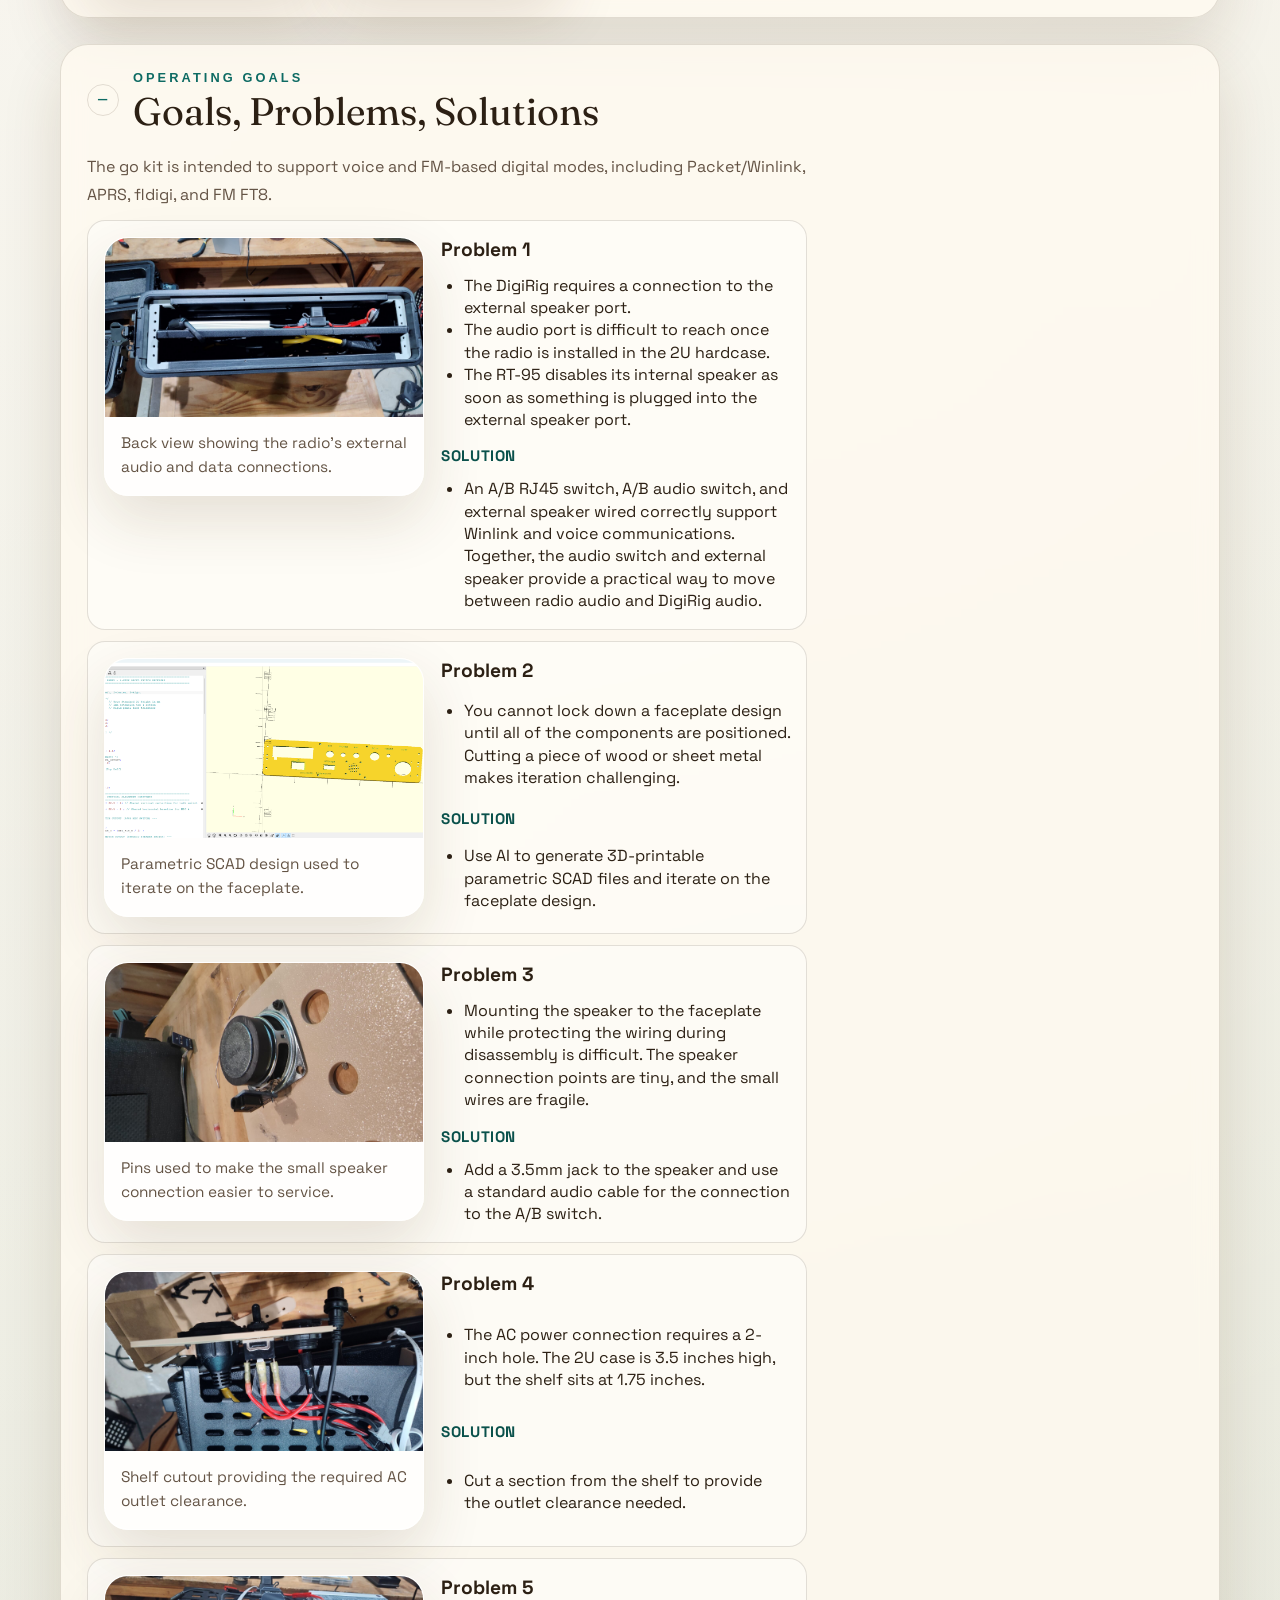
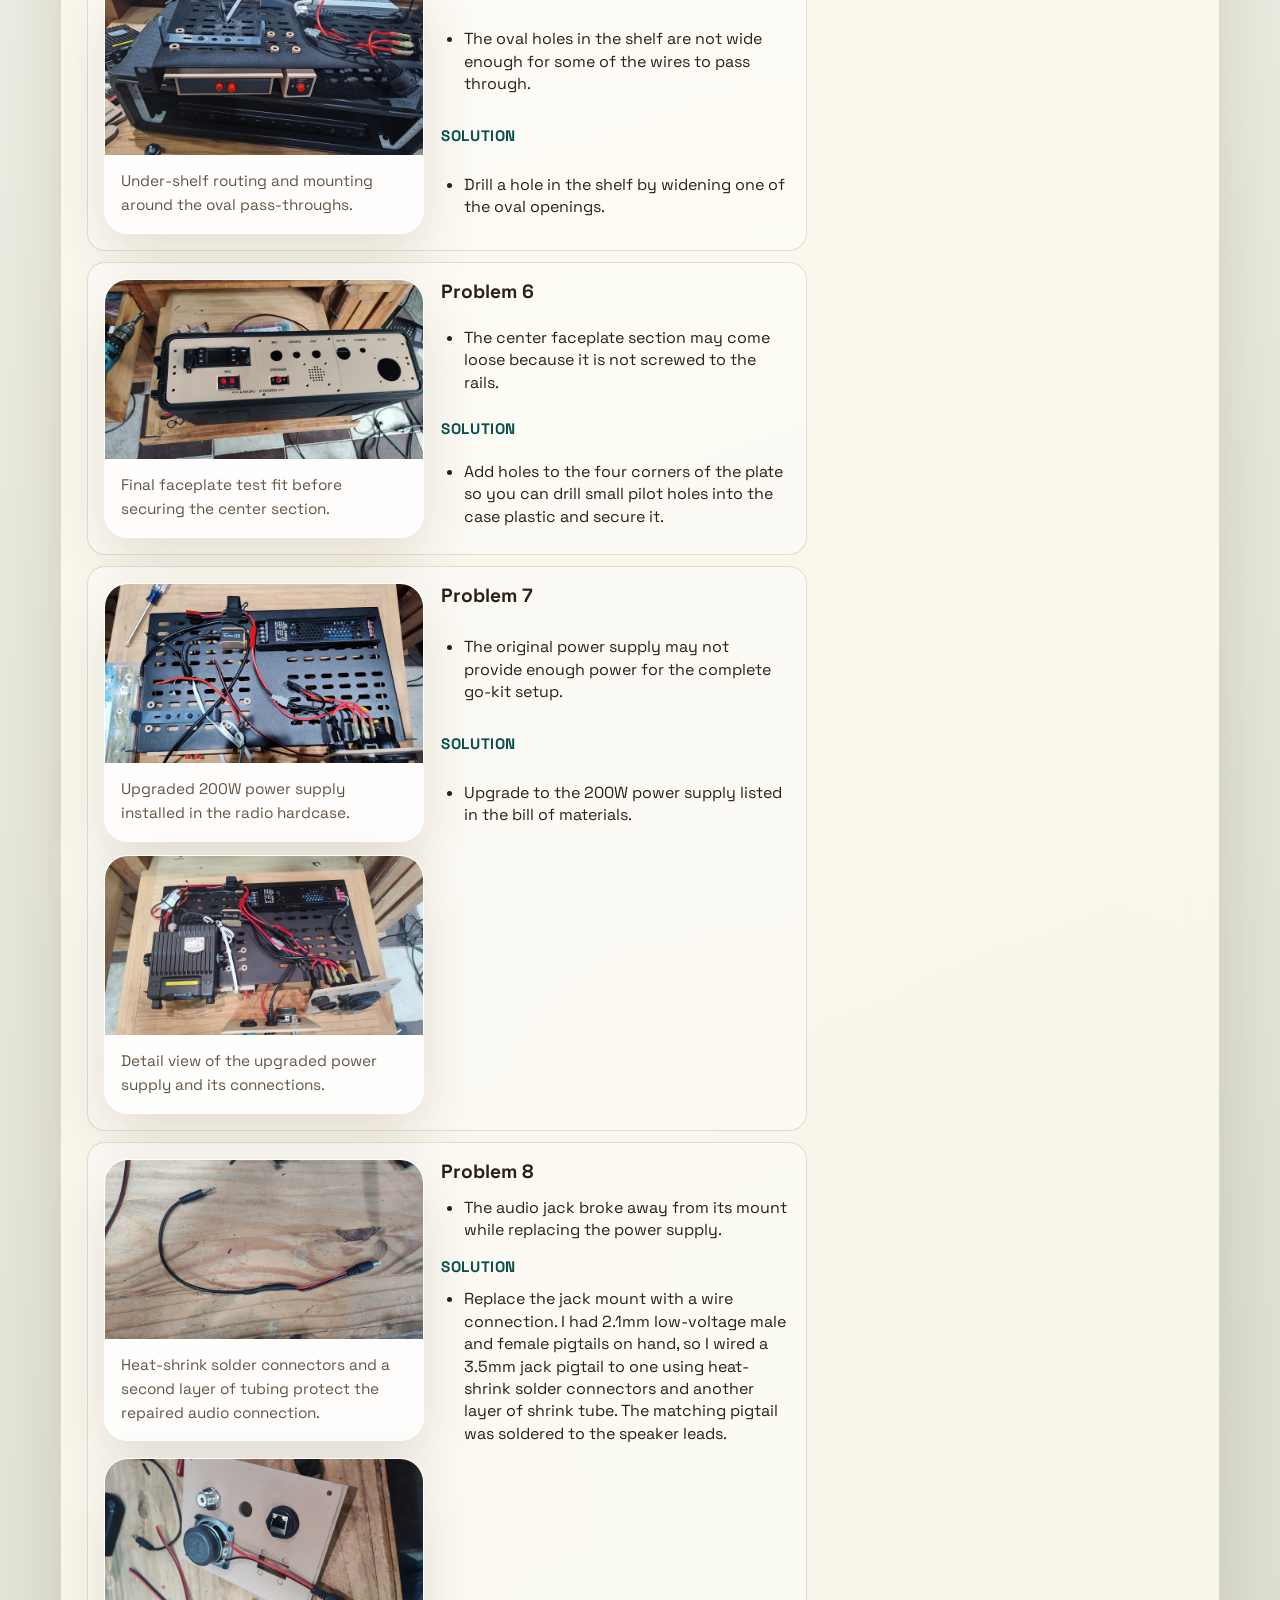
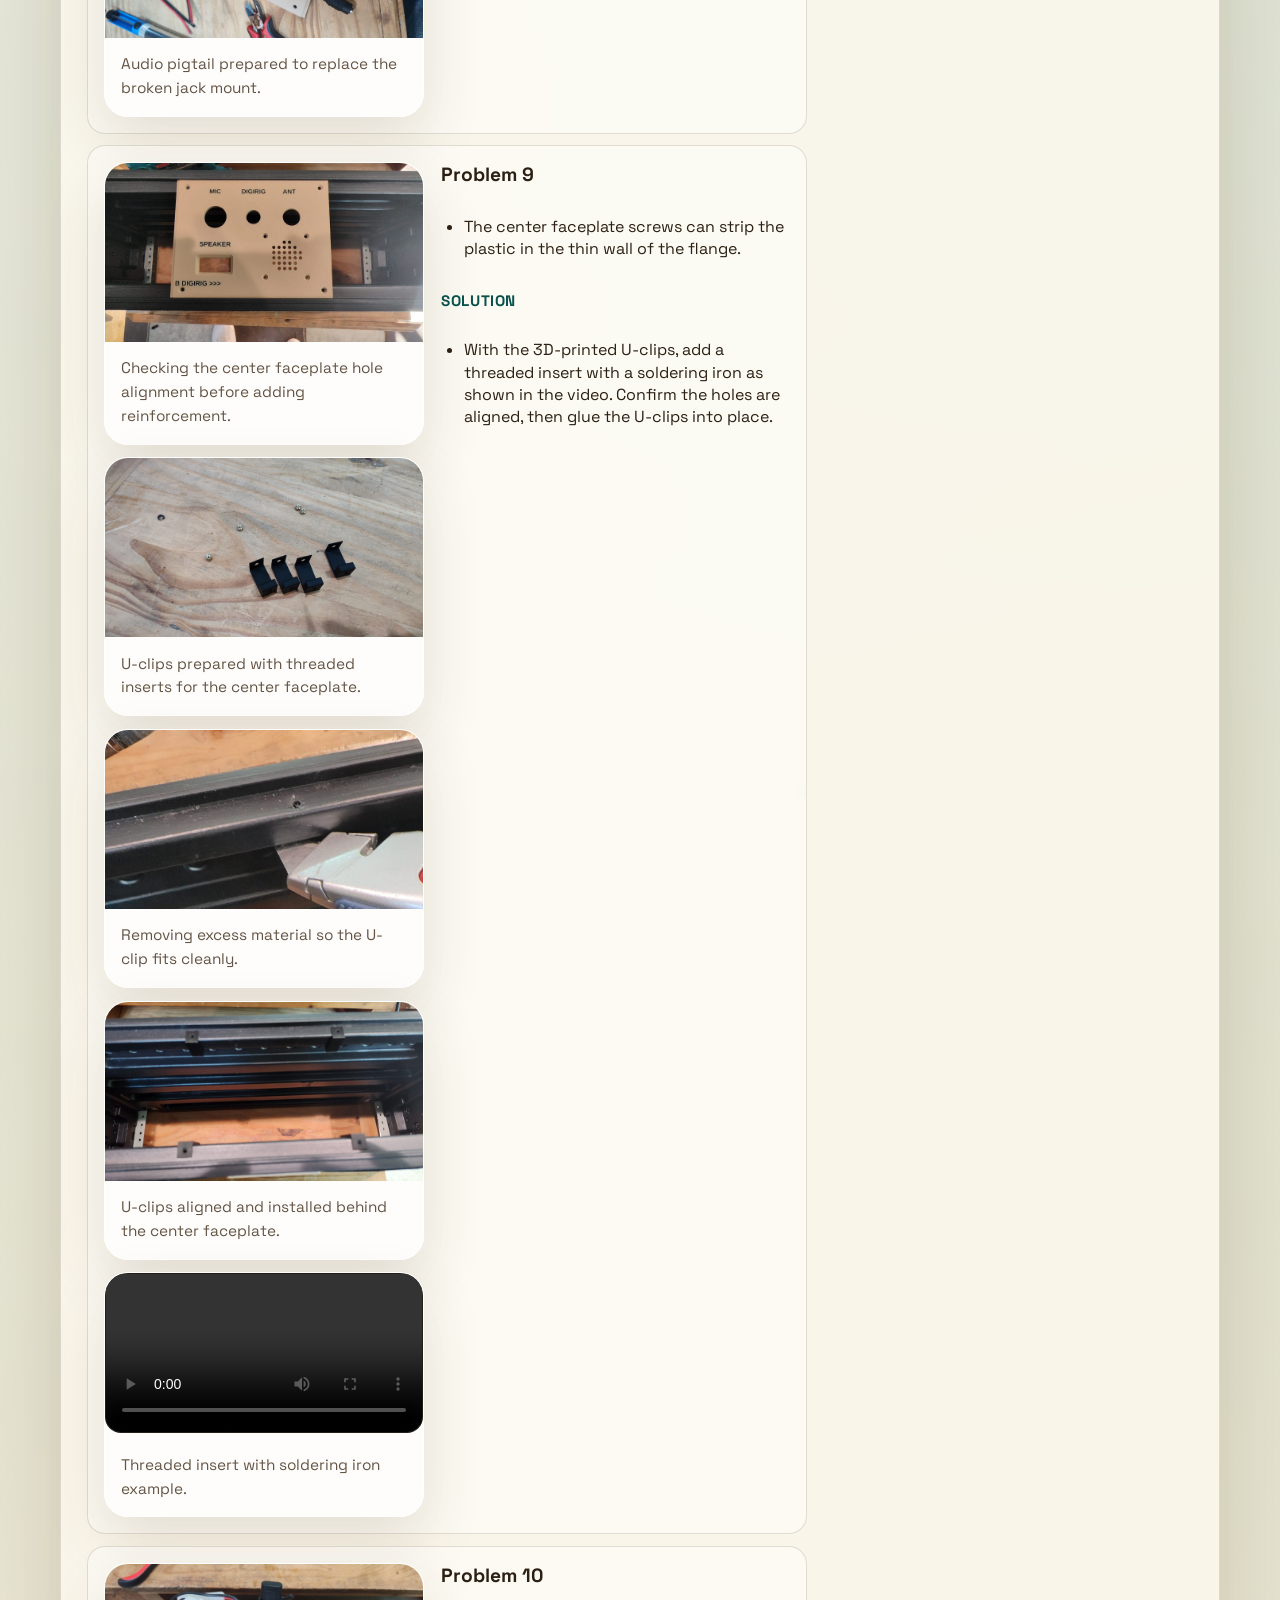
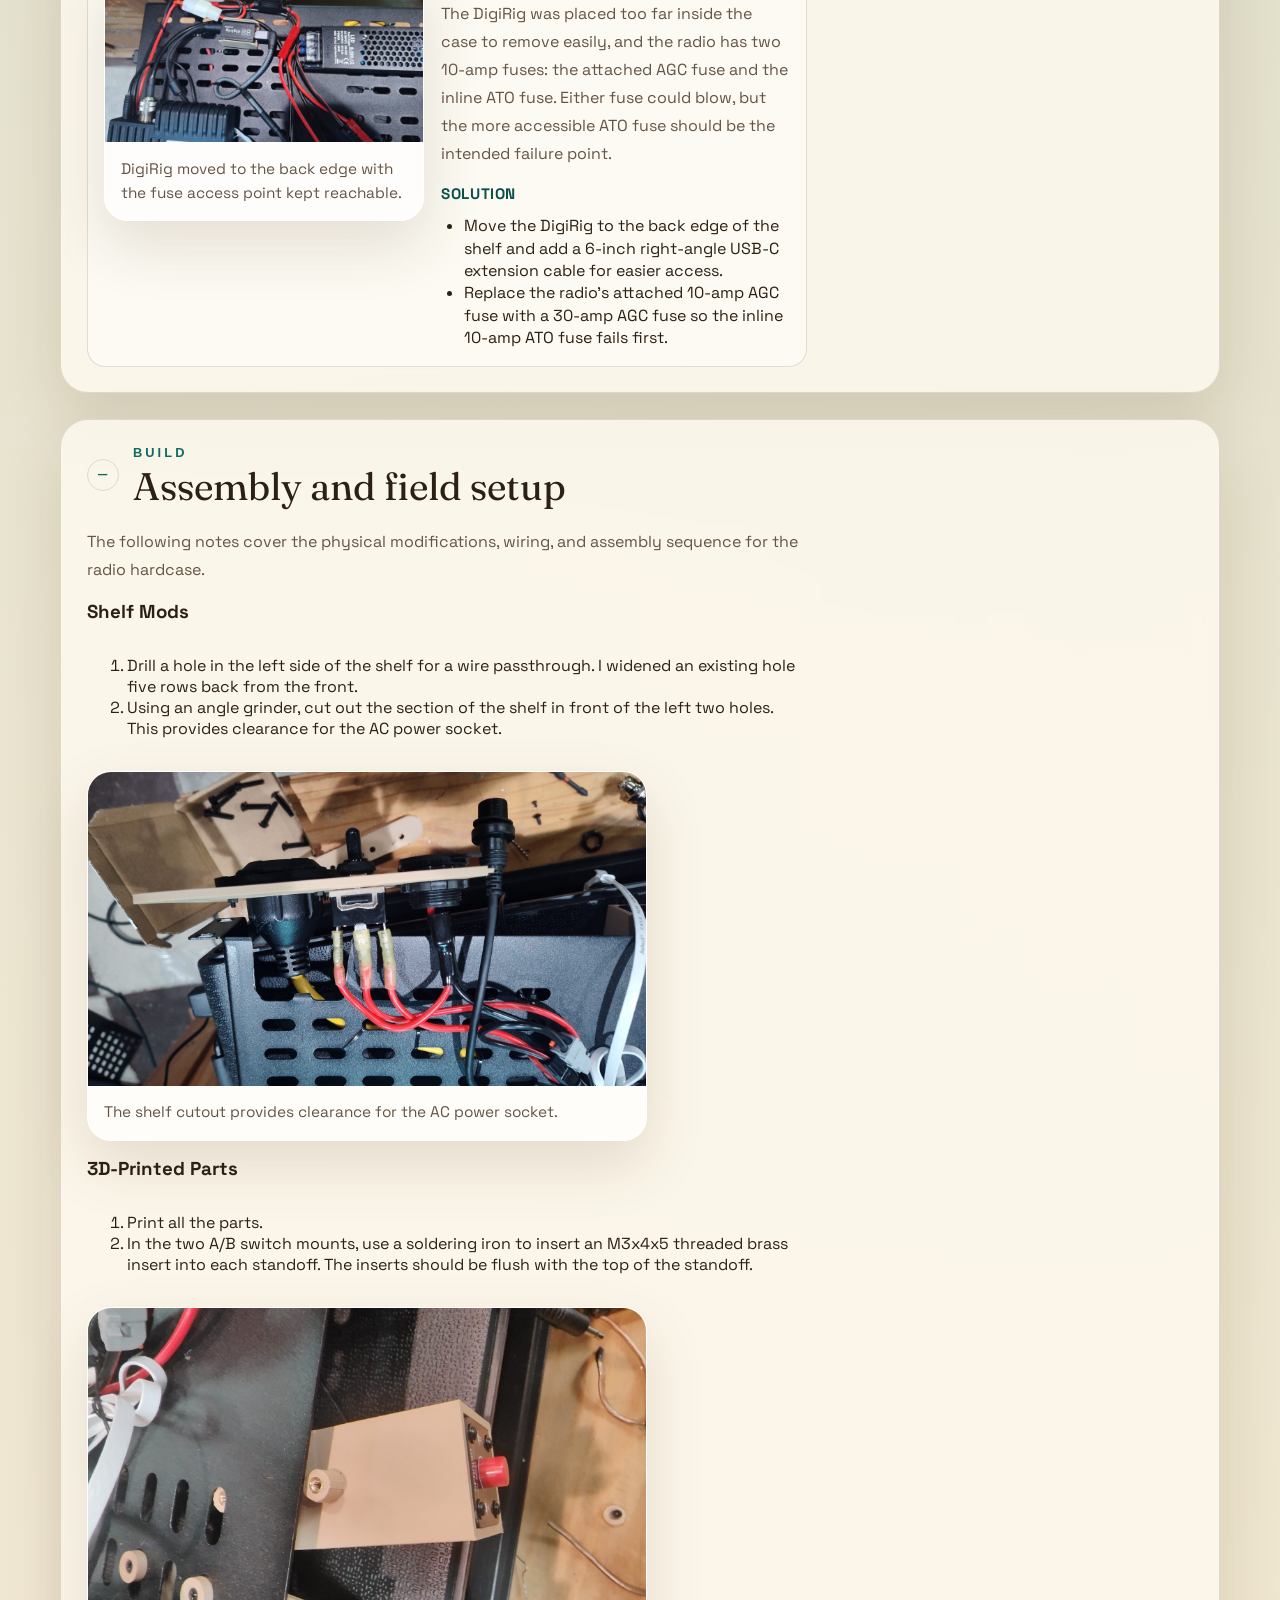
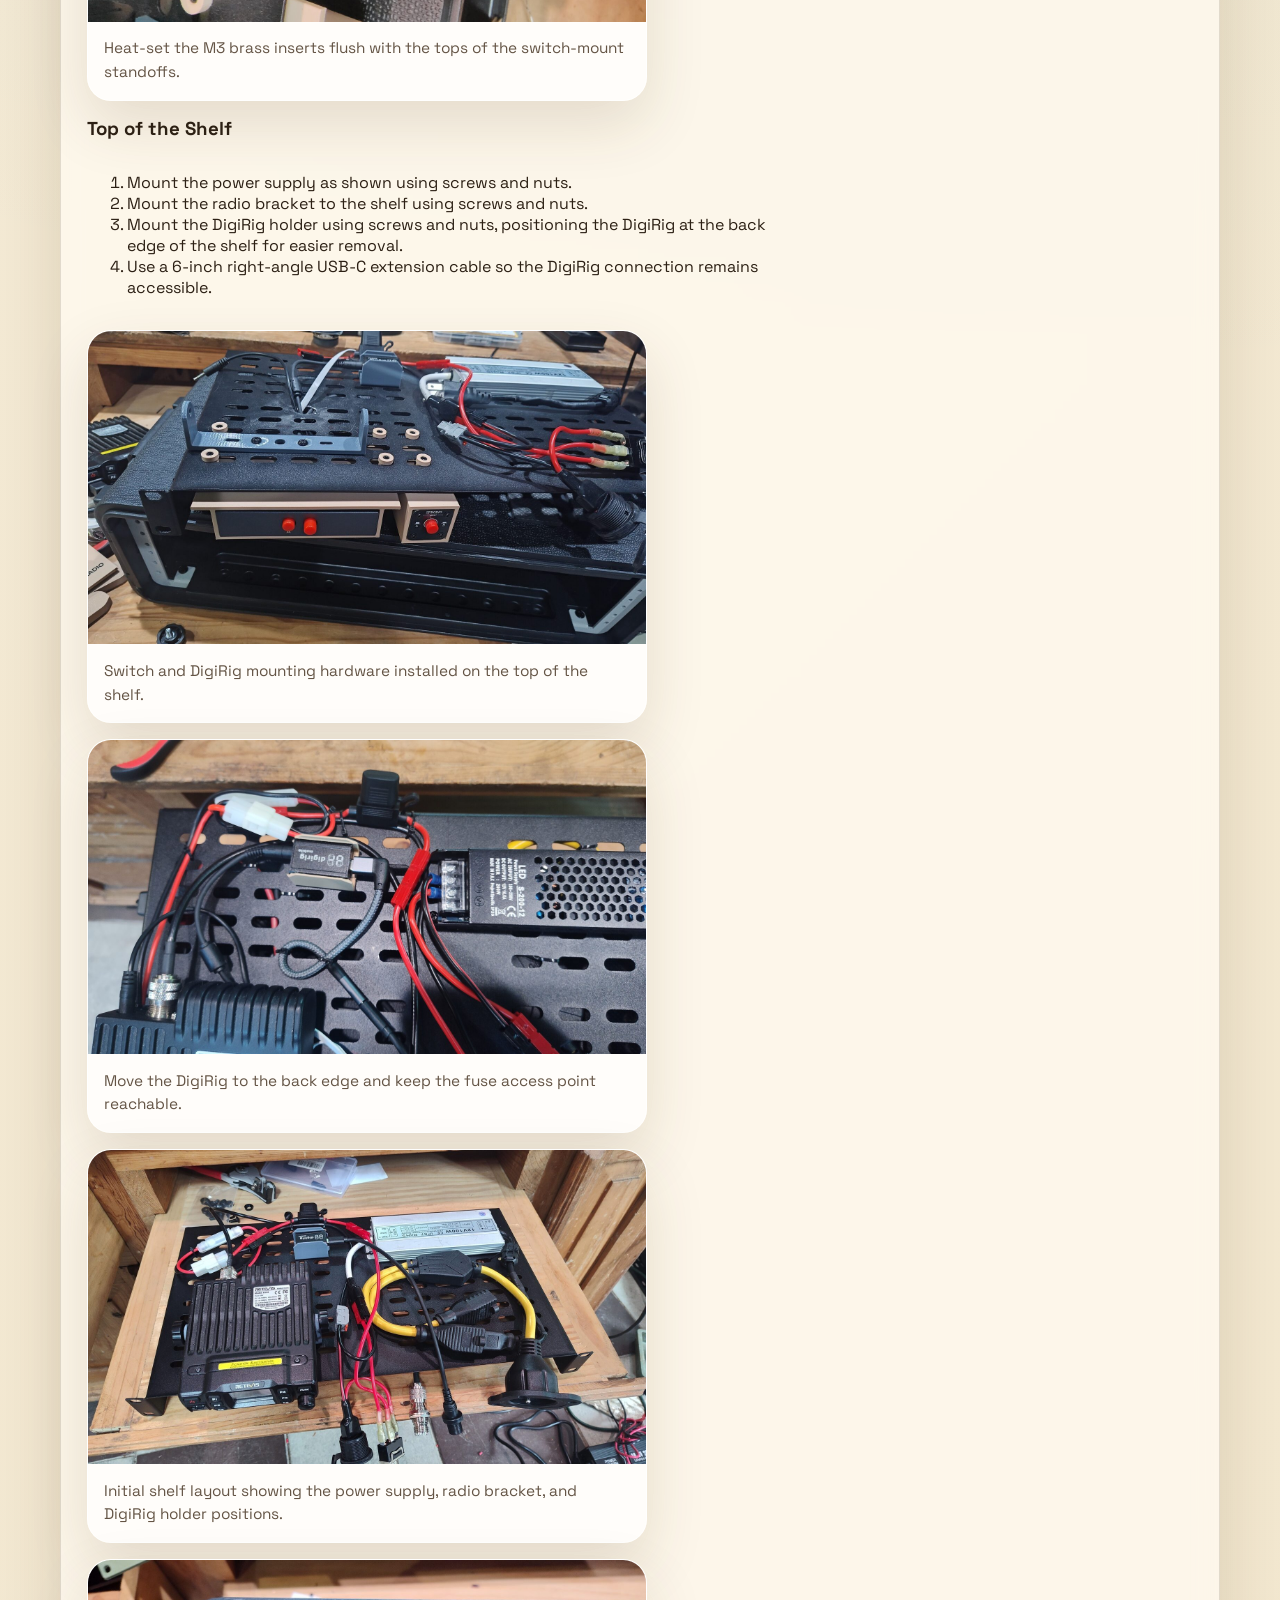
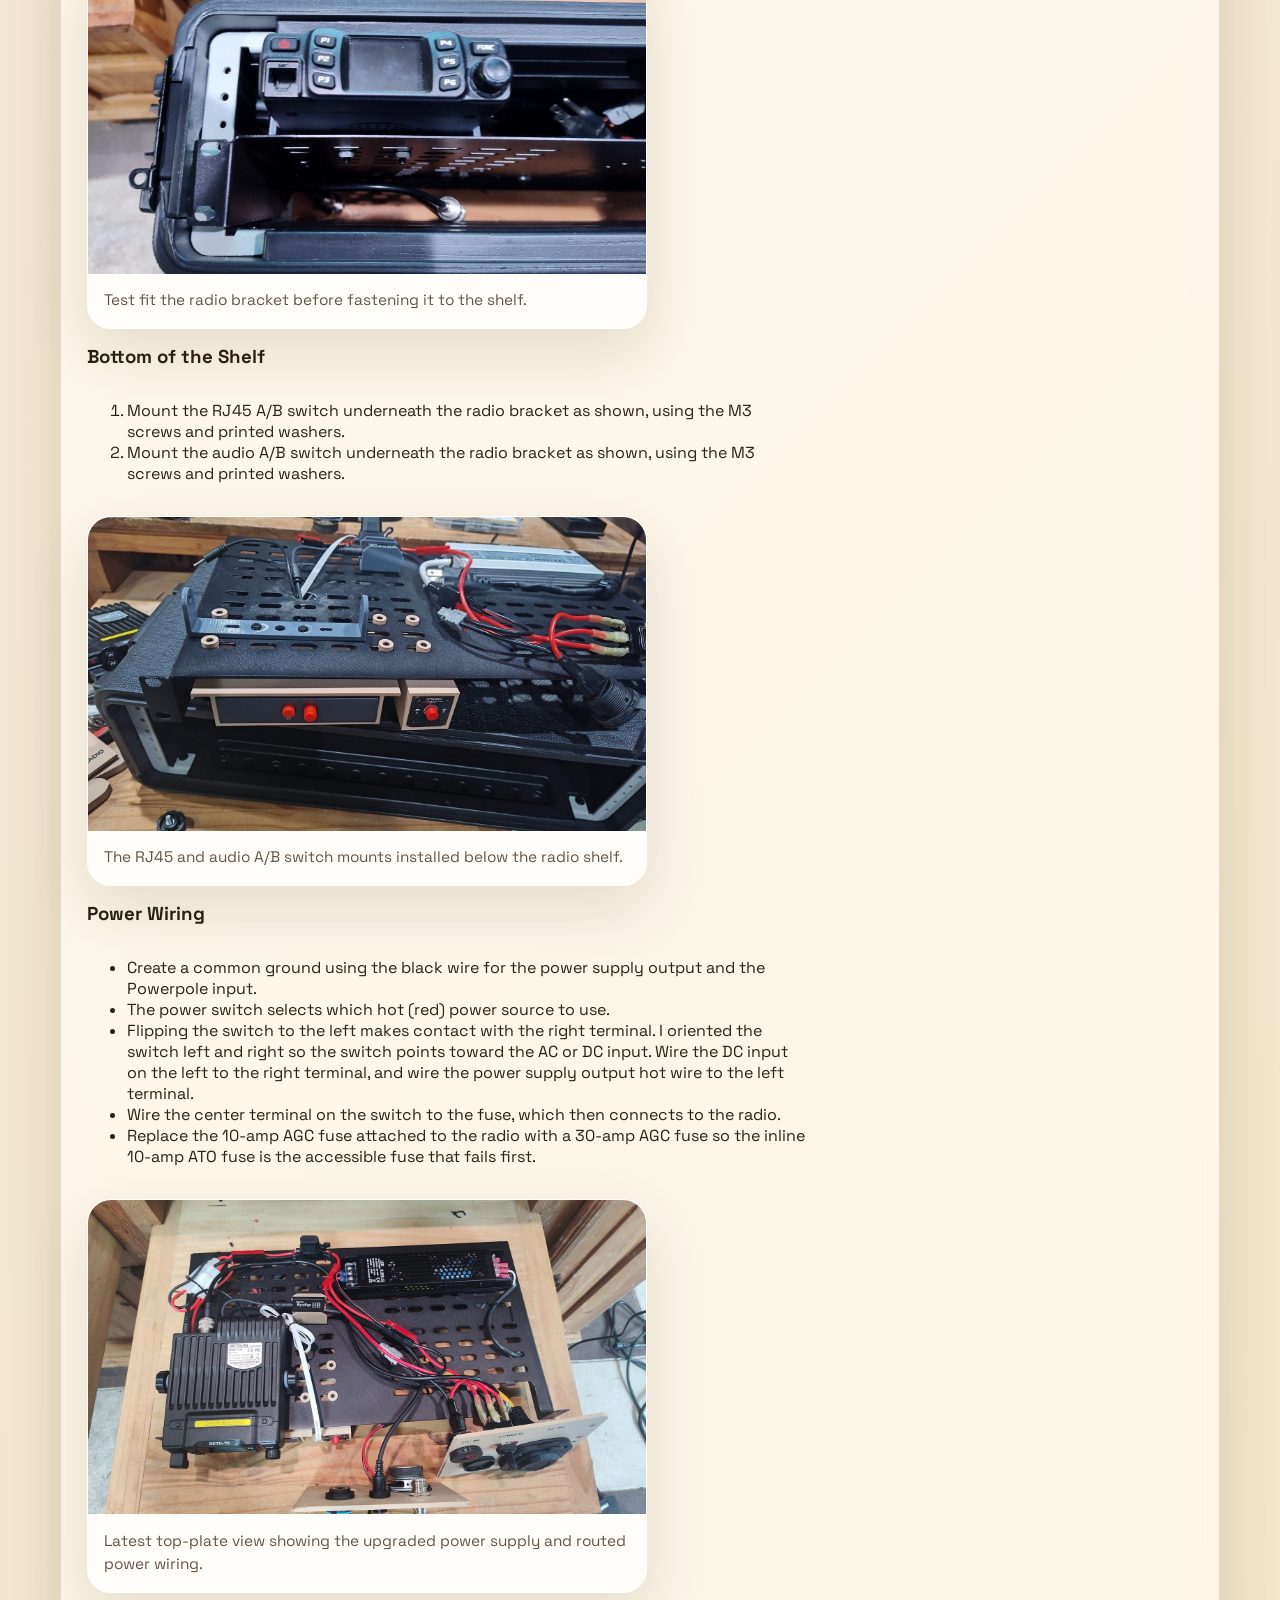
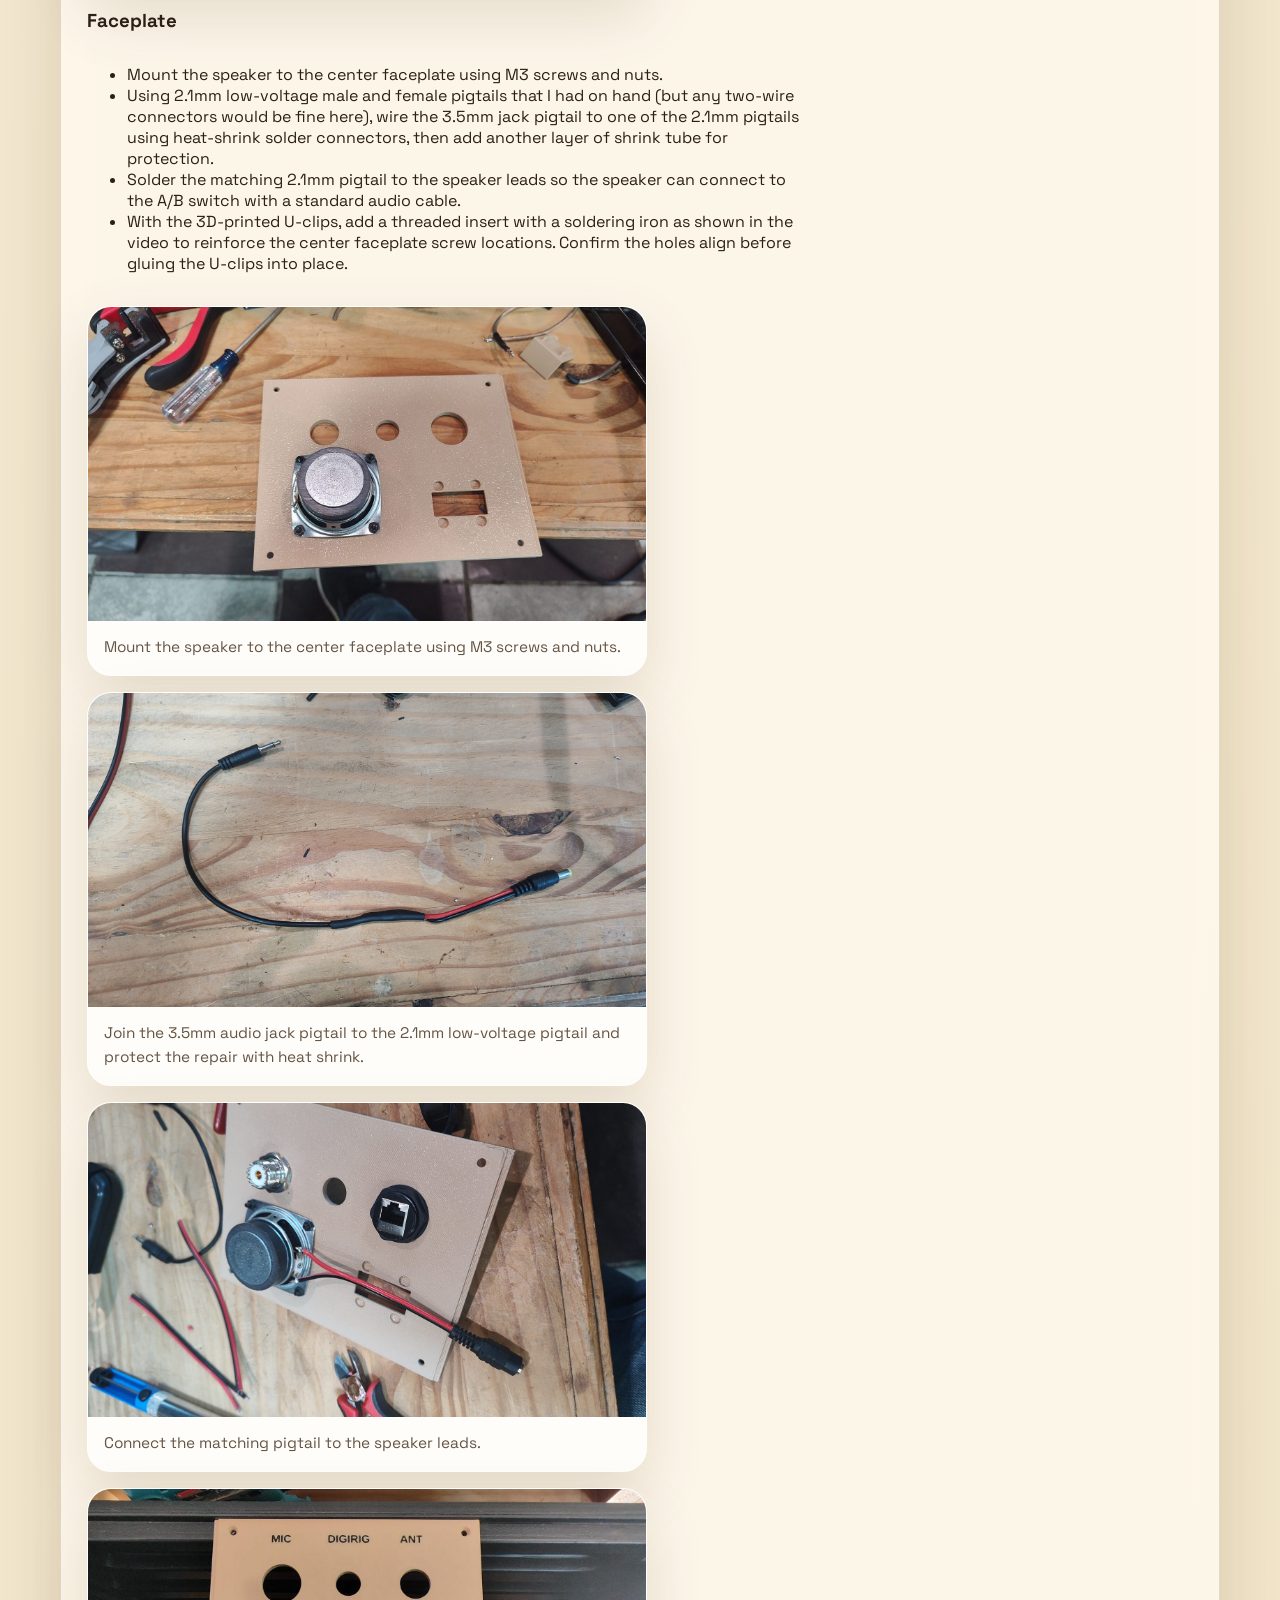
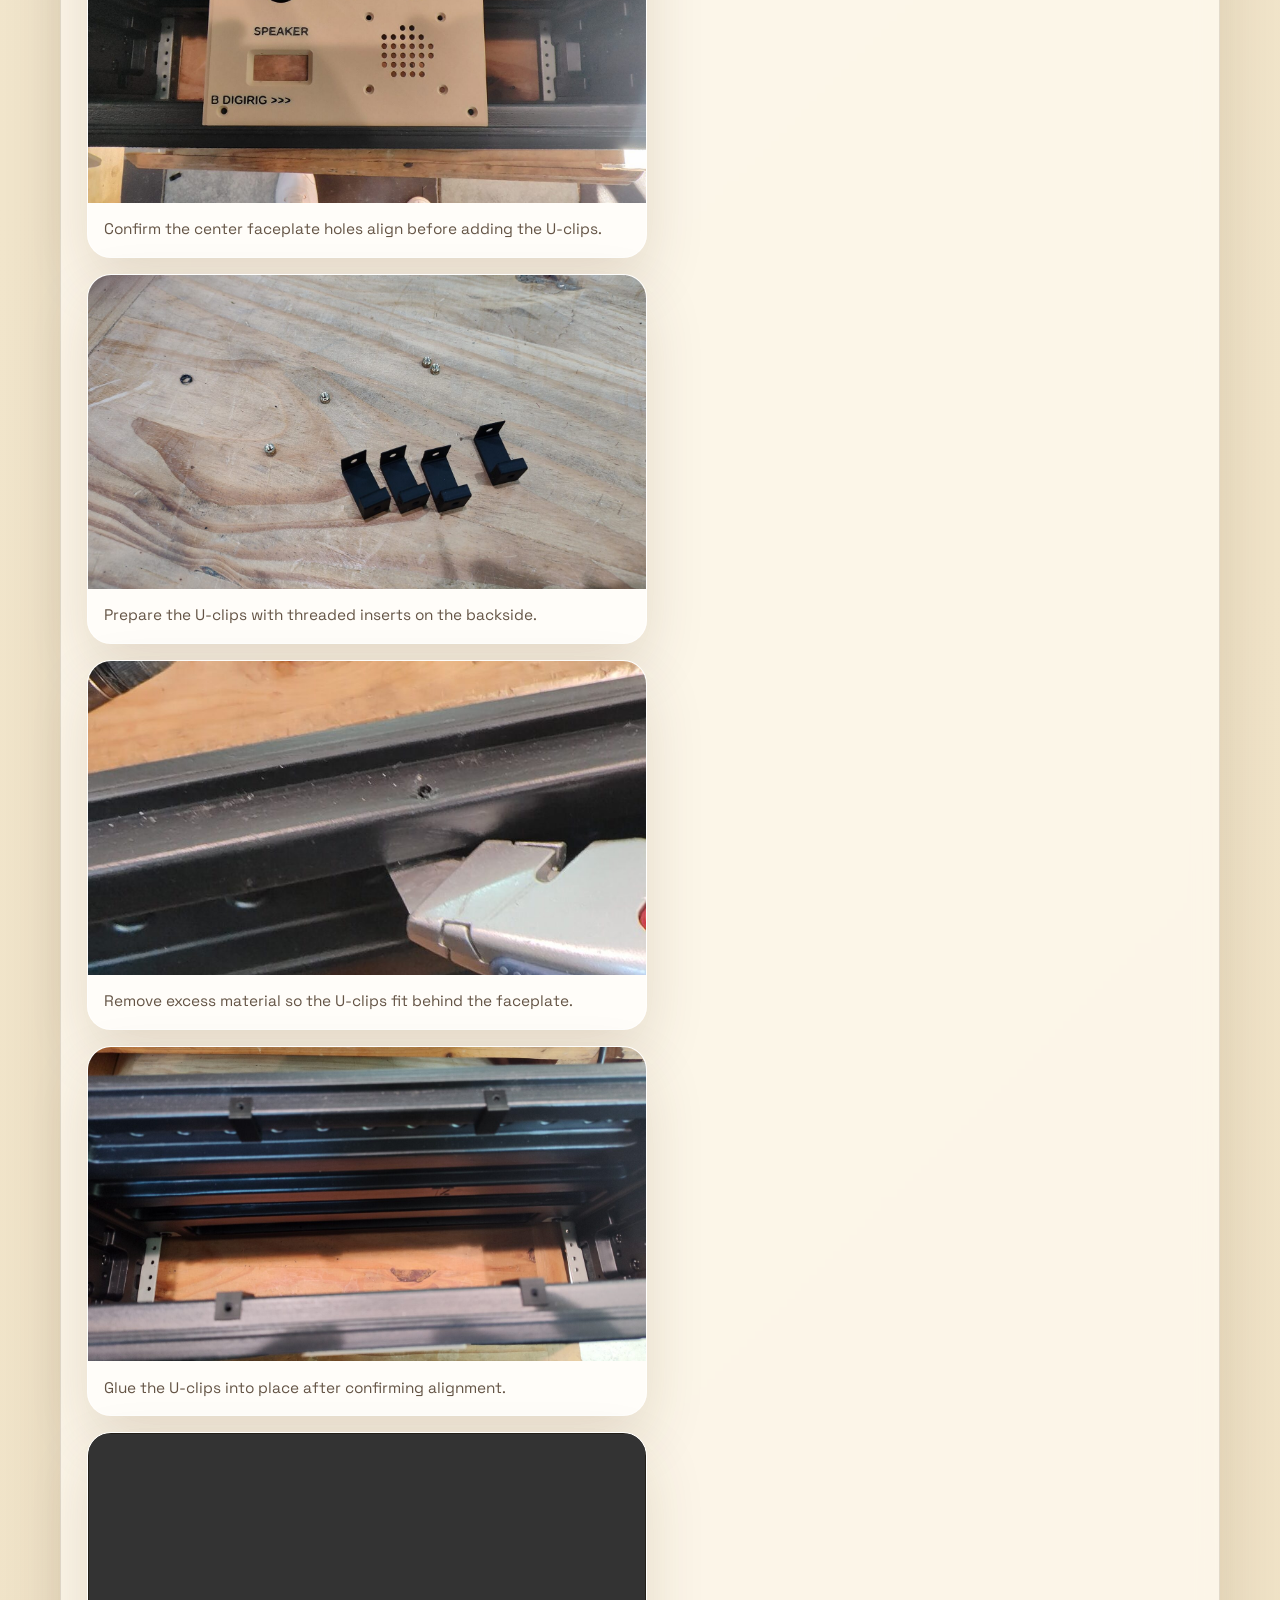
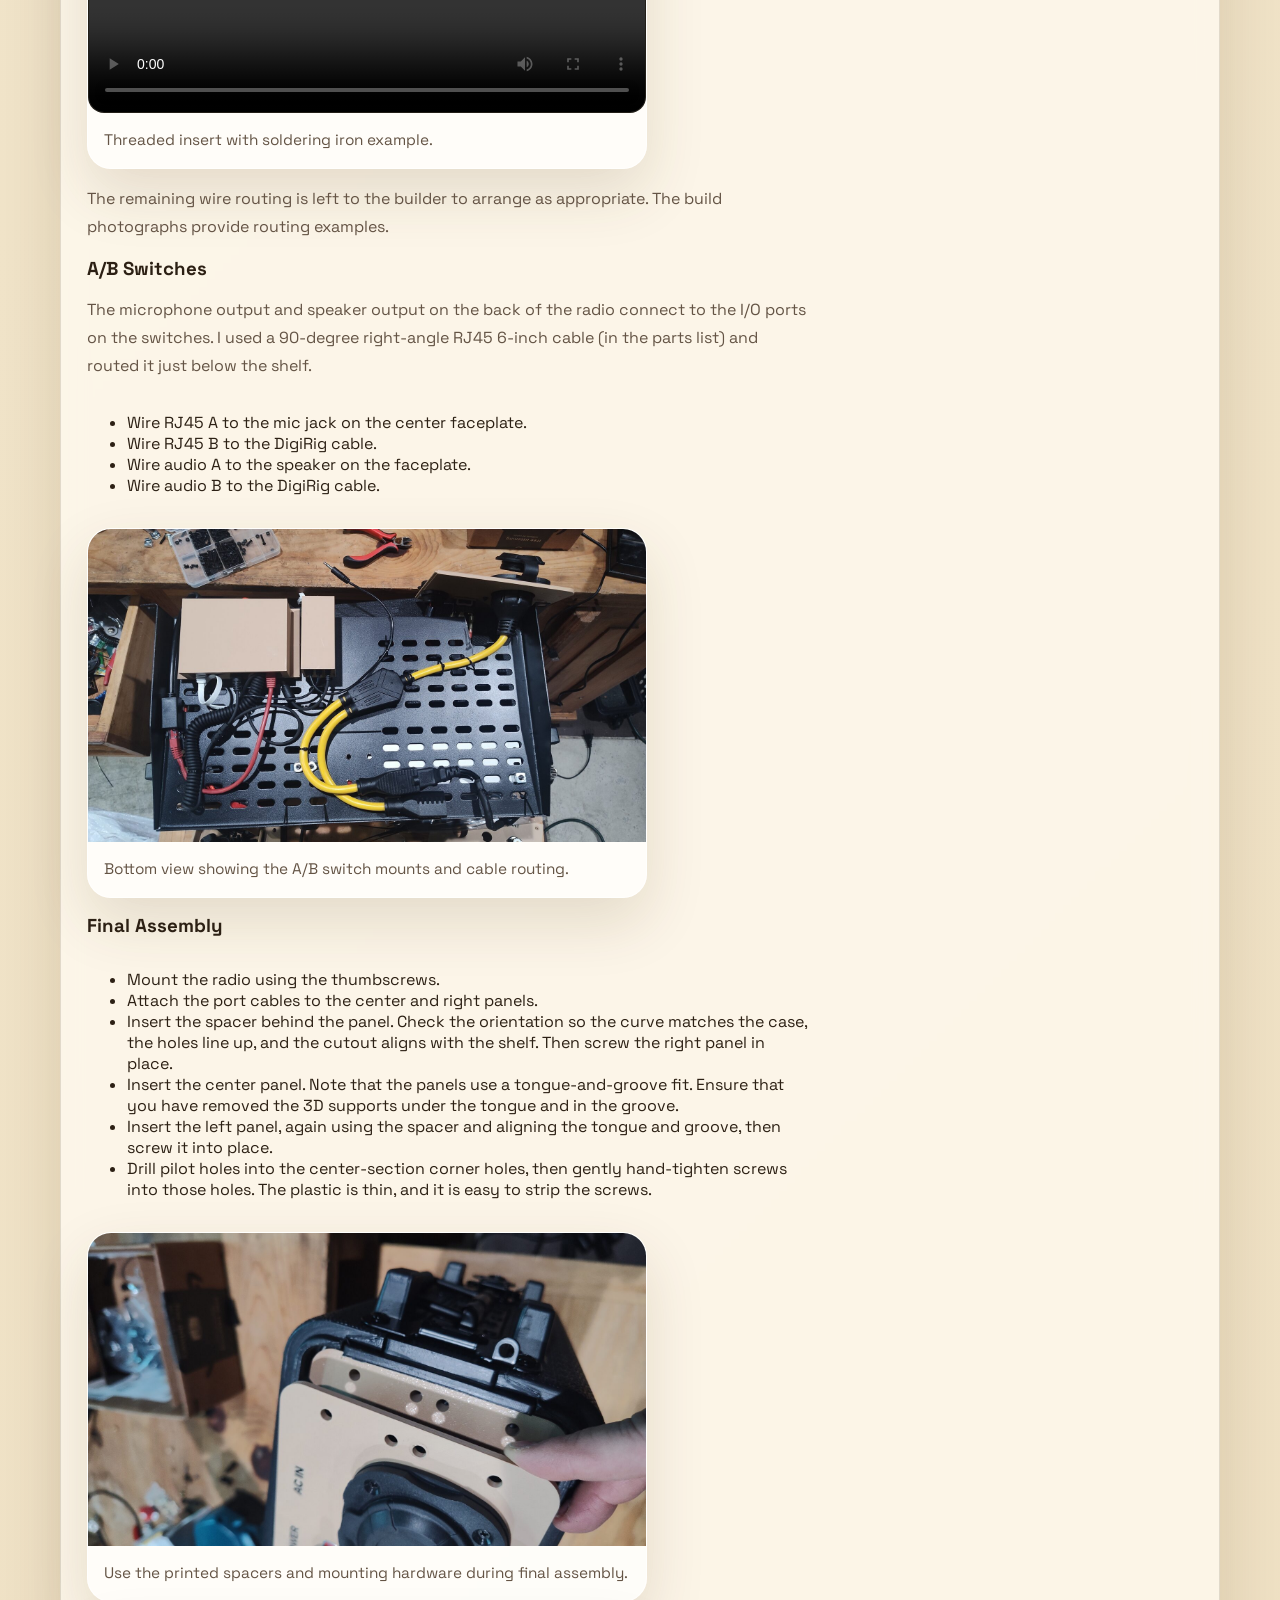
<file: projects/vhf-uhf-go-kit.html>
<!DOCTYPE html>
<html lang="en">
<head>
  <meta charset="UTF-8">
  <meta name="viewport" content="width=device-width, initial-scale=1.0">
  <title>VHF/UHF Go Kit | Ulrich Labs</title>
  <meta
    name="description"
    content="Adam Ulrich's VHF/UHF amateur radio go-kit build, including parts, assembly, power, and field-use notes."
  >
  <link rel="preconnect" href="https://fonts.googleapis.com">
  <link rel="preconnect" href="https://fonts.gstatic.com" crossorigin>
  <link
    href="https://fonts.googleapis.com/css2?family=Space+Grotesk:wght@400;500;700&family=Fraunces:opsz,wght@9..144,600;9..144,700&display=swap"
    rel="stylesheet"
  >
  <link rel="icon" href="../ulrichlabs-favicon.svg" type="image/svg+xml">
  <link rel="stylesheet" href="../style.css">
</head>
<body>
  <div class="page-shell">
    <main class="detail-layout">
      <section class="panel">
        <div class="project-hero-layout">
          <div class="project-hero-copy">
            <div class="intro-lockup">
              <a class="site-logo" href="../index.html" aria-label="Ulrich Labs home">
                <img src="../ulrichlabs-au-icon.svg" alt="Ulrich Labs AU icon">
              </a>
              <div class="intro-copy">
                <p class="eyebrow">Physical Project</p>
                <h1 class="detail-title">VHF/UHF Go Kit</h1>
                <p class="detail-lede">
                  A portable VHF/UHF radio kit for taking amateur radio beyond the
                  shack. Parts, photos, and build notes will be added as the kit
                  comes together.
                </p>
                <div class="detail-actions">
                  <a class="button button-secondary" href="ham-radio.html">Back to ham radio</a>
                  <a class="button button-secondary" href="../index.html">Back to home</a>
                </div>
              </div>
            </div>
          </div>
          <div class="project-hero-media">
            <figure class="project-figure">
              <img
                src="../images/ham-radio/go-kit/final-build.jpg"
                alt="Completed VHF/UHF radio go-kit hardcase with the faceplate installed"
              >
              <figcaption>Completed radio hardcase with the faceplate and controls installed.</figcaption>
            </figure>
            <figure class="project-figure">
              <img
                src="../images/ham-radio/go-kit/3d printed badging.jpg"
                alt="Closed radio hardcase with its 3D-printed Ulrich Labs badge attached"
              >
              <figcaption>Closed hardcase with the 3D-printed Ulrich Labs badge attached.</figcaption>
            </figure>
          </div>
          <nav class="section-jump-nav" aria-label="Go kit sections">
            <a href="#overview">Overview</a>
            <a href="#operating-goals">Goals</a>
            <a href="#supplies">Bill of Materials</a>
            <a href="#build">Build</a>
            <a href="#components">Components</a>
            <a href="#battery-wiring">Battery Wiring</a>
            <a href="#hardcase-gallery">Hardcase</a>
            <a href="#battery-gallery">Battery Box</a>
          </nav>
        </div>
      </section>

      <section class="panel content-stack" id="overview">
        <div class="section-heading">
          <p class="eyebrow">Overview</p>
          <h2>The build</h2>
        </div>
        <div class="prose">
          <p>
            This page will document the decisions behind the go kit, from the
            radio and antenna to transport, power, storage, and setup in the
            field.
          </p>
          <h3 id="components">Components</h3>
          <div class="component-grid">
            <figure class="project-figure component-card">
              <img src="../images/ham-radio/go-kit/2U Case.jpg" alt="2U hardcase used for the radio go kit">
              <figcaption>2U hardcase</figcaption>
            </figure>
            <figure class="project-figure component-card">
              <img src="../images/ham-radio/go-kit/shelf.jpg" alt="1U shelf used inside the radio hardcase">
              <figcaption>1U shelf</figcaption>
            </figure>
            <figure class="project-figure component-card">
              <img src="../images/ham-radio/go-kit/retevis-rt-95.jpg" alt="Retevis RT-95 radio">
              <figcaption>Retevis RT-95</figcaption>
            </figure>
            <figure class="project-figure component-card">
              <img src="../images/ham-radio/go-kit/digirig-mobile.webp" alt="DigiRig mobile interface">
              <figcaption>DigiRig</figcaption>
            </figure>
            <figure class="project-figure component-card">
              <img src="../images/ham-radio/go-kit/rj45-ab-switch.jpg" alt="RJ45 A/B switch for the microphone connection">
              <figcaption>Mic A/B switch</figcaption>
            </figure>
            <figure class="project-figure component-card">
              <img src="../images/ham-radio/go-kit/audio-ab-switch.jpg" alt="Audio A/B switch for the speaker connection">
              <figcaption>Audio A/B switch</figcaption>
            </figure>
            <figure class="project-figure component-card">
              <img src="../images/ham-radio/go-kit/power-supply.jpg" alt="Power supply for the radio go kit">
              <figcaption>Power supply</figcaption>
            </figure>
            <div class="project-figure component-card component-model-card">
              <img src="../images/ham-radio/go-kit/3d-printed-parts.png" alt="Render sheet showing the custom 3D-printed parts for the VHF/UHF go kit">
              <figcaption>
                <span>Custom 3D-printed parts</span>
                <a href="go-kit/RT95-digirig-ac-dc-2U-go-kit.3mf">Download the 3MF file</a>
              </figcaption>
            </div>
          </div>
        </div>
      </section>

      <section class="panel content-stack" id="operating-goals">
        <div class="section-heading">
          <p class="eyebrow">Operating Goals</p>
          <h2>Goals, Problems, Solutions</h2>
        </div>
        <div class="prose">
          <p>
            The go kit is intended to support voice and FM-based digital modes,
            including Packet/Winlink, APRS, fldigi, and FM FT8.
          </p>
          <div class="problem-card">
          <h3>Problem 1</h3>
          <figure class="project-figure problem-thumbnail">
            <img src="../images/ham-radio/go-kit/back-view.jpg" alt="Back view of the radio hardcase showing the external connections">
            <figcaption>Back view showing the radio's external audio and data connections.</figcaption>
          </figure>
          <ul>
            <li>The DigiRig requires a connection to the external speaker port.</li>
            <li>The audio port is difficult to reach once the radio is installed in the 2U hardcase.</li>
            <li>The RT-95 disables its internal speaker as soon as something is plugged into the external speaker port.</li>
          </ul>
          <h4>Solution</h4>
          <ul>
            <li>An A/B RJ45 switch, A/B audio switch, and external speaker wired correctly support Winlink and voice communications. Together, the audio switch and external speaker provide a practical way to move between radio audio and DigiRig audio.</li>
          </ul>
          </div>

          <div class="problem-card">
          <h3>Problem 2</h3>
          <figure class="project-figure problem-thumbnail">
            <img src="../images/ham-radio/go-kit/scad.png" alt="Parametric SCAD design for the custom go-kit faceplate">
            <figcaption>Parametric SCAD design used to iterate on the faceplate.</figcaption>
          </figure>
          <ul>
            <li>You cannot lock down a faceplate design until all of the components are positioned. Cutting a piece of wood or sheet metal makes iteration challenging.</li>
          </ul>
          <h4>Solution</h4>
          <ul>
            <li>Use AI to generate 3D-printable parametric SCAD files and iterate on the faceplate design.</li>
          </ul>
          </div>

          <div class="problem-card">
          <h3>Problem 3</h3>
          <figure class="project-figure problem-thumbnail">
            <img src="../images/ham-radio/go-kit/pins-in-jack-pcb.jpg" alt="Audio jack PCB prepared with pins for the speaker connection">
            <figcaption>Pins used to make the small speaker connection easier to service.</figcaption>
          </figure>
          <ul>
            <li>Mounting the speaker to the faceplate while protecting the wiring during disassembly is difficult. The speaker connection points are tiny, and the small wires are fragile.</li>
          </ul>
          <h4>Solution</h4>
          <ul>
            <li>Add a 3.5mm jack to the speaker and use a standard audio cable for the connection to the A/B switch.</li>
          </ul>
          </div>

          <div class="problem-card">
          <h3>Problem 4</h3>
          <figure class="project-figure problem-thumbnail">
            <img src="../images/ham-radio/go-kit/shelf-cutout-for-ac.jpg" alt="Shelf cutout made for clearance around the AC power outlet">
            <figcaption>Shelf cutout providing the required AC outlet clearance.</figcaption>
          </figure>
          <ul>
            <li>The AC power connection requires a 2-inch hole. The 2U case is 3.5 inches high, but the shelf sits at 1.75 inches.</li>
          </ul>
          <h4>Solution</h4>
          <ul>
            <li>Cut a section from the shelf to provide the outlet clearance needed.</li>
          </ul>
          </div>

          <div class="problem-card">
          <h3>Problem 5</h3>
          <figure class="project-figure problem-thumbnail">
            <img src="../images/ham-radio/go-kit/switch-mounts.jpg" alt="Switch mounts and wiring routed beneath the radio shelf">
            <figcaption>Under-shelf routing and mounting around the oval pass-throughs.</figcaption>
          </figure>
          <ul>
            <li>The oval holes in the shelf are not wide enough for some of the wires to pass through.</li>
          </ul>
          <h4>Solution</h4>
          <ul>
            <li>Drill a hole in the shelf by widening one of the oval openings.</li>
          </ul>
          </div>

          <div class="problem-card">
          <h3>Problem 6</h3>
          <figure class="project-figure problem-thumbnail">
            <img src="../images/ham-radio/go-kit/final-test-fit.jpg" alt="Final faceplate test fit in the radio hardcase">
            <figcaption>Final faceplate test fit before securing the center section.</figcaption>
          </figure>
          <ul>
            <li>The center faceplate section may come loose because it is not screwed to the rails.</li>
          </ul>
          <h4>Solution</h4>
          <ul>
            <li>Add holes to the four corners of the plate so you can drill small pilot holes into the case plastic and secure it.</li>
          </ul>
          </div>

          <div class="problem-card">
          <h3>Problem 7</h3>
          <figure class="project-figure problem-thumbnail">
            <img src="../images/ham-radio/go-kit/new-power-supply.jpg" alt="New 200W power supply installed in the radio hardcase">
            <figcaption>Upgraded 200W power supply installed in the radio hardcase.</figcaption>
          </figure>
          <ul>
            <li>The original power supply may not provide enough power for the complete go-kit setup.</li>
          </ul>
          <h4>Solution</h4>
          <ul>
            <li>Upgrade to the 200W power supply listed in the bill of materials.</li>
          </ul>
          <figure class="project-figure problem-detail-figure">
            <img src="../images/ham-radio/go-kit/new-power-supply-2.jpg" alt="Second view of the upgraded 200W power supply and its connections">
            <figcaption>Detail view of the upgraded power supply and its connections.</figcaption>
          </figure>
          </div>

          <div class="problem-card">
          <h3>Problem 8</h3>
          <figure class="project-figure problem-thumbnail">
            <img src="../images/ham-radio/go-kit/audio-pigtail-1.jpg" alt="3.5mm audio jack pigtail prepared for the speaker connection">
            <figcaption>Heat-shrink solder connectors and a second layer of tubing protect the repaired audio connection.</figcaption>
          </figure>
          <ul>
            <li>The audio jack broke away from its mount while replacing the power supply.</li>
          </ul>
          <h4>Solution</h4>
          <ul>
            <li>Replace the jack mount with a wire connection. I had 2.1mm low-voltage male and female pigtails on hand, so I wired a 3.5mm jack pigtail to one using heat-shrink solder connectors and another layer of shrink tube. The matching pigtail was soldered to the speaker leads.</li>
          </ul>
          <figure class="project-figure problem-detail-figure">
            <img src="../images/ham-radio/go-kit/audio-pigtail-2.jpg" alt="Audio pigtail soldered and protected with heat shrink tubing">
            <figcaption>Audio pigtail prepared to replace the broken jack mount.</figcaption>
          </figure>
          </div>

          <div class="problem-card">
          <h3>Problem 9</h3>
          <figure class="project-figure problem-thumbnail">
            <img src="../images/ham-radio/go-kit/center-plate-hole-align.jpg" alt="Center faceplate hole alignment before reinforcement">
            <figcaption>Checking the center faceplate hole alignment before adding reinforcement.</figcaption>
          </figure>
          <ul>
            <li>The center faceplate screws can strip the plastic in the thin wall of the flange.</li>
          </ul>
          <h4>Solution</h4>
          <ul>
            <li>With the 3D-printed U-clips, add a threaded insert with a soldering iron as shown in the video. Confirm the holes are aligned, then glue the U-clips into place.</li>
          </ul>
          <figure class="project-figure problem-detail-figure">
            <img src="../images/ham-radio/go-kit/uclips-threaded-inserts.jpg" alt="U-clips with threaded inserts prepared for the center faceplate">
            <figcaption>U-clips prepared with threaded inserts for the center faceplate.</figcaption>
          </figure>
          <figure class="project-figure problem-detail-figure">
            <img src="../images/ham-radio/go-kit/razor-knife-remove-drill-excess.jpg" alt="Removing excess plastic from a U-clip after drilling">
            <figcaption>Removing excess material so the U-clip fits cleanly.</figcaption>
          </figure>
          <figure class="project-figure problem-detail-figure">
            <img src="../images/ham-radio/go-kit/uclips-in-place.jpg" alt="U-clips installed behind the center faceplate">
            <figcaption>U-clips aligned and installed behind the center faceplate.</figcaption>
          </figure>
          <figure class="project-figure problem-detail-figure">
            <video class="problem-detail-video" controls preload="metadata" playsinline>
              <source src="../images/ham-radio/go-kit/threaded-inserts.mp4" type="video/mp4">
              Your browser does not support embedded video.
            </video>
            <figcaption>Threaded insert with soldering iron example.</figcaption>
          </figure>
          </div>

          <div class="problem-card">
          <h3>Problem 10</h3>
          <figure class="project-figure problem-thumbnail">
            <img src="../images/ham-radio/go-kit/digirig-move-fuse-placement.jpg" alt="DigiRig moved to the back edge of the shelf with fuse access visible">
            <figcaption>DigiRig moved to the back edge with the fuse access point kept reachable.</figcaption>
          </figure>
          <p>The DigiRig was placed too far inside the case to remove easily, and the radio has two 10-amp fuses: the attached AGC fuse and the inline ATO fuse. Either fuse could blow, but the more accessible ATO fuse should be the intended failure point.</p>
          <h4>Solution</h4>
          <ul>
            <li>Move the DigiRig to the back edge of the shelf and add a 6-inch right-angle USB-C extension cable for easier access.</li>
            <li>Replace the radio's attached 10-amp AGC fuse with a 30-amp AGC fuse so the inline 10-amp ATO fuse fails first.</li>
          </ul>
          </div>
        </div>
      </section>

      <section class="panel content-stack parts-panel" id="supplies">
        <div class="section-heading">
          <p class="eyebrow">Bill of Materials</p>
          <h2>Bill of materials</h2>
        </div>
        <div class="prose">
          <p>
            The current parts list for the battery box, radio go box, antenna
            options, and supporting hardware is below. Product links open in a
            new tab for reference. Amazon prices were checked on September 25,
            2026, and may change.
          </p>
          <p>
            Many of the connectors and other hardware are sold in packs, so
            this list includes considerably more hardware than this project
            needs. The two crimping tools should also be useful for many more
            projects.
          </p>
        </div>

        <div class="supply-group">
          <h3>Battery box</h3>
          <div class="supply-list">
            <a class="supply-row" href="https://www.amazon.com/dp/B0FB3FX5KH?ref=ppx_yo2ov_dt_b_fed_asin_title" target="_blank" rel="noreferrer"><span>30Ah LiFePO4 battery</span><strong>Amazon</strong></a>
            <a class="supply-row" href="https://www.amazon.com/dp/B000P3WS02?ref=ppx_yo2ov_dt_b_fed_asin_title" target="_blank" rel="noreferrer"><span>Battery box case</span><strong>Amazon</strong></a>
            <a class="supply-row" href="https://www.amazon.com/dp/B0F4L5FYQ2?ref=ppx_yo2ov_dt_b_fed_asin_title" target="_blank" rel="noreferrer"><span>Powerpole connector</span><strong>Amazon</strong></a>
            <a class="supply-row" href="https://www.amazon.com/dp/B07T9HC65T?ref=ppx_yo2ov_dt_b_fed_asin_title" target="_blank" rel="noreferrer"><span>Battery connection cluster</span><strong>Amazon</strong></a>
            <a class="supply-row" href="https://www.amazon.com/dp/B09MKL2LCX?ref=ppx_yo2ov_dt_b_fed_asin_title" target="_blank" rel="noreferrer"><span>Charger</span><strong>Amazon</strong></a>
          </div>
        </div>

        <details class="supplies-more">
          <summary>Show all remaining items</summary>
          <div class="supplies-more-content">
        <div class="supply-group">
          <h3>Go box</h3>
          <div class="supply-list">
            <a class="supply-row" href="https://www.amazon.com/dp/B0CLR2LQMW?ref=ppx_yo2ov_dt_b_fed_asin_title" target="_blank" rel="noreferrer"><span>2U 19-inch hard case</span><strong>Amazon</strong></a>
            <a class="supply-row" href="https://www.amazon.com/dp/B01HTG4WHY?ref=ppx_yo2ov_dt_b_fed_asin_title&amp;th=1" target="_blank" rel="noreferrer"><span>Rack</span><strong>Amazon</strong></a>
            <a class="supply-row" href="https://www.amazon.com/dp/B075M9QV8P?ref=ppx_yo2ov_dt_b_fed_asin_title" target="_blank" rel="noreferrer"><span>Retevis RT-95 UHF/VHF radio</span><strong>Amazon</strong></a>
            <a class="supply-row" href="https://www.amazon.com/Digirig-Mobile-Integrated-Digital-Interface/dp/B095B9C15R" target="_blank" rel="noreferrer"><span>DigiRig Mobile digital interface</span><strong>Amazon</strong></a>
            <a class="supply-row" href="https://www.amazon.com/dp/B0BRGZB83C" target="_blank" rel="noreferrer"><span>Audio A/B switch</span><strong>Amazon</strong></a>
            <a class="supply-row" href="https://www.amazon.com/dp/B096Y8J2H7" target="_blank" rel="noreferrer"><span>RJ45 A/B switch</span><strong>Amazon</strong></a>
            <a class="supply-row" href="https://www.amazon.com/dp/B0DMVFC2BV" target="_blank" rel="noreferrer"><span>200W power supply</span><strong>Amazon</strong></a>
          </div>
        </div>

        <div class="supply-group">
          <h3>Go box connections</h3>
          <div class="supply-list">
            <a class="supply-row" href="https://www.amazon.com/dp/B09HWSFRP1?ref=ppx_yo2ov_dt_b_fed_asin_title" target="_blank" rel="noreferrer"><span>USB connection for DigiRig</span><strong>Amazon</strong></a>
            <a class="supply-row" href="https://www.amazon.com/dp/B0B84QC79K?ref=ppx_yo2ov_dt_b_fed_asin_title" target="_blank" rel="noreferrer"><span>Power source switch</span><strong>Amazon</strong></a>
            <a class="supply-row" href="https://www.amazon.com/dp/B0BJ6NXWYN?ref=ppx_yo2ov_dt_b_fed_asin_title" target="_blank" rel="noreferrer"><span>Mic jack</span><strong>Amazon</strong></a>
            <a class="supply-row" href="https://www.amazon.com/dp/B0BMLMBJKK?ref=ppx_yo2ov_dt_b_fed_asin_title" target="_blank" rel="noreferrer"><span>Antenna jack</span><strong>Amazon</strong></a>
            <a class="supply-row" href="https://www.amazon.com/Pigtail-Connectors-Security-Lighting-Adapter/dp/B07PS8T2KM" target="_blank" rel="noreferrer"><span>2.1mm low-voltage pigtail connectors</span><strong>Amazon</strong></a>
            <a class="supply-row" href="https://www.amazon.com/dp/B0F4L5FYQ2" target="_blank" rel="noreferrer"><span>Powerpole connector</span><strong>Amazon</strong></a>
            <a class="supply-row" href="https://www.amazon.com/dp/B0DYJGNSMX" target="_blank" rel="noreferrer"><span>Line power connector</span><strong>Amazon</strong></a>
            <a class="supply-row" href="https://www.amazon.com/dp/B08BPHCXR3" target="_blank" rel="noreferrer"><span>Ferrites for power supply</span><strong>Amazon</strong></a>
            <a class="supply-row" href="https://www.amazon.com/dp/B0FDJYRGB7?ref=ppx_yo2ov_dt_b_fed_asin_title" target="_blank" rel="noreferrer"><span>Fuse</span><strong>Amazon</strong></a>
            <a class="supply-row" href="https://www.amazon.com/dp/B091YFR9MD" target="_blank" rel="noreferrer"><span>Short PL-259 cables</span><strong>Amazon</strong></a>
          </div>
        </div>

        <div class="supply-group">
          <h3>Antennas</h3>
          <div class="supply-list">
            <a class="supply-row" href="https://www.amazon.com/42-5-Inch-ABBREE-SMA-Female-Foldable-Transceiver/dp/B0852VG8WQ/ref=dp_prsubs_d_sccl_2/139-0822768-1618169?pd_rd_w=XvJcr&amp;content-id=amzn1.sym.e7ebf3f5-0060-453e-b98d-871d9e891701&amp;pf_rd_p=e7ebf3f5-0060-453e-b98d-871d9e891701&amp;pf_rd_r=SFD5JHJAMP29E4R73QBX&amp;pd_rd_wg=YLXQT&amp;pd_rd_r=819bc515-2e87-4f5a-ad96-c71c9e892c79&amp;pd_rd_i=B0852VG8WQ&amp;psc=1" target="_blank" rel="noreferrer"><span>42.5-inch ABBREE foldable antenna</span><strong>Amazon</strong></a>
            <a class="supply-row" href="https://www.amazon.com/dp/B088P9H3V7" target="_blank" rel="noreferrer"><span>Cookie sheet</span><strong>Amazon</strong></a>
            <a class="supply-row" data-price="33.99" href="https://n9taxlabs.com/products/dual-band-2m-70cm-standard-slim-jim-antenna-no-integrated-cable?shop_sign_in=true&amp;variant=51928364482846" target="_blank" rel="noreferrer"><span>Dual-band 2m/70cm Slim Jim antenna</span><strong>N9TAX Labs $33.99</strong></a>
          </div>
        </div>

        <div class="supply-group">
          <h3>Other hardware</h3>
          <div class="supply-list">
            <a class="supply-row" href="https://www.amazon.com/dp/B0DK1SCV46" target="_blank" rel="noreferrer"><span>M3x4x5 threaded inserts</span><strong>Amazon</strong></a>
            <a class="supply-row" href="https://www.amazon.com/dp/B0CTGZ1QGK" target="_blank" rel="noreferrer"><span>10/32 x 1-inch screws</span><strong>Amazon</strong></a>
            <a class="supply-row" href="https://www.amazon.com/dp/B09K3VB4NX" target="_blank" rel="noreferrer"><span>Mono audio cables</span><strong>Amazon</strong></a>
            <a class="supply-row" href="https://www.amazon.com/dp/B0DYDT1KTW" target="_blank" rel="noreferrer"><span>2-inch speaker</span><strong>Amazon</strong></a>
            <a class="supply-row" href="https://www.amazon.com/dp/B08H8DR7ZW" target="_blank" rel="noreferrer"><span>Female 3.5mm audio jack</span><strong>Amazon</strong></a>
            <a class="supply-row" href="https://www.amazon.com/dp/B0G6LKP541" target="_blank" rel="noreferrer"><span>Powerpole connectors</span><strong>Amazon</strong></a>
            <a class="supply-row" href="https://www.amazon.com/dp/B0BYHKXGPC" target="_blank" rel="noreferrer"><span>Right-angle RJ45 cable</span><strong>Amazon</strong></a>
            <a class="supply-row" href="https://www.amazon.com/dp/B09VSF5TV2" target="_blank" rel="noreferrer"><span>Wire connectors</span><strong>Amazon</strong></a>
            <a class="supply-row" href="https://www.amazon.com/dp/B08FCL69QZ" target="_blank" rel="noreferrer"><span>T-type power connectors</span><strong>Amazon</strong></a>
            <a class="supply-row" href="https://www.amazon.com/dp/B08G8CQBL8" target="_blank" rel="noreferrer"><span>Powerpole crimper</span><strong>Amazon</strong></a>
            <a class="supply-row" href="https://www.amazon.com/dp/B0D9Y5XFQC" target="_blank" rel="noreferrer"><span>Wire connectors</span><strong>Amazon</strong></a>
            <a class="supply-row" href="https://www.amazon.com/dp/B086Z2Y1D6" target="_blank" rel="noreferrer"><span>Heat-shrink wire connectors</span><strong>Amazon</strong></a>
            <a class="supply-row" href="https://www.amazon.com/gp/aw/d/B07HCNTZ2Z" target="_blank" rel="noreferrer"><span>Solder-seal wire connectors</span><strong>Amazon</strong></a>
            <a class="supply-row" href="https://www.amazon.com/dp/B07S4HDGK9" target="_blank" rel="noreferrer"><span>Connector crimper</span><strong>Amazon</strong></a>
          </div>
        </div>
          </div>
        </details>
      </section>

      <section class="panel content-stack" id="build">
        <div class="section-heading">
          <p class="eyebrow">Build</p>
          <h2>Assembly and field setup</h2>
        </div>
        <div class="prose">
          <p>
            The following notes cover the physical modifications, wiring, and
            assembly sequence for the radio hardcase.
          </p>
          <h3>Shelf Mods</h3>
          <ol>
            <li>Drill a hole in the left side of the shelf for a wire passthrough. I widened an existing hole five rows back from the front.</li>
            <li>Using an angle grinder, cut out the section of the shelf in front of the left two holes. This provides clearance for the AC power socket.</li>
          </ol>
          <figure class="project-figure build-step-figure">
            <img src="../images/ham-radio/go-kit/shelf-cutout-for-ac.jpg" alt="Shelf cutout made for clearance around the AC power socket">
            <figcaption>The shelf cutout provides clearance for the AC power socket.</figcaption>
          </figure>

          <h3>3D-Printed Parts</h3>
          <ol>
            <li>Print all the parts.</li>
            <li>In the two A/B switch mounts, use a soldering iron to insert an M3x4x5 threaded brass insert into each standoff. The inserts should be flush with the top of the standoff.</li>
          </ol>
          <figure class="project-figure build-step-figure">
            <img src="../images/ham-radio/go-kit/standoff-threaded-insert.jpg" alt="M3 threaded brass insert installed flush in a printed standoff">
            <figcaption>Heat-set the M3 brass inserts flush with the tops of the switch-mount standoffs.</figcaption>
          </figure>

          <h3>Top of the Shelf</h3>
          <ol>
            <li>Mount the power supply as shown using screws and nuts.</li>
            <li>Mount the radio bracket to the shelf using screws and nuts.</li>
            <li>Mount the DigiRig holder using screws and nuts, positioning the DigiRig at the back edge of the shelf for easier removal.</li>
            <li>Use a 6-inch right-angle USB-C extension cable so the DigiRig connection remains accessible.</li>
          </ol>
          <figure class="project-figure build-step-figure">
            <img src="../images/ham-radio/go-kit/switch-mounts.jpg" alt="Printed switch mounts and the DigiRig mount installed on the shelf">
            <figcaption>Switch and DigiRig mounting hardware installed on the top of the shelf.</figcaption>
          </figure>
          <figure class="project-figure build-step-figure">
            <img src="../images/ham-radio/go-kit/digirig-move-fuse-placement.jpg" alt="DigiRig moved to the back edge of the shelf with fuse access visible">
            <figcaption>Move the DigiRig to the back edge and keep the fuse access point reachable.</figcaption>
          </figure>
          <figure class="project-figure build-step-figure">
            <img src="../images/ham-radio/go-kit/initial-shelf-layout.jpg" alt="Initial layout of the power supply, radio bracket, and DigiRig holder on the shelf">
            <figcaption>Initial shelf layout showing the power supply, radio bracket, and DigiRig holder positions.</figcaption>
          </figure>
          <figure class="project-figure build-step-figure">
            <img src="../images/ham-radio/go-kit/radio-bracket-test.jpg" alt="Radio bracket test fitted inside the hardcase">
            <figcaption>Test fit the radio bracket before fastening it to the shelf.</figcaption>
          </figure>

          <h3>Bottom of the Shelf</h3>
          <ol>
            <li>Mount the RJ45 A/B switch underneath the radio bracket as shown, using the M3 screws and printed washers.</li>
            <li>Mount the audio A/B switch underneath the radio bracket as shown, using the M3 screws and printed washers.</li>
          </ol>
          <figure class="project-figure build-step-figure">
            <img src="../images/ham-radio/go-kit/switch-mounts.jpg" alt="Printed A/B switch mounts installed below the radio shelf">
            <figcaption>The RJ45 and audio A/B switch mounts installed below the radio shelf.</figcaption>
          </figure>

          <h3>Power Wiring</h3>
          <ul>
            <li>Create a common ground using the black wire for the power supply output and the Powerpole input.</li>
            <li>The power switch selects which hot (red) power source to use.</li>
            <li>Flipping the switch to the left makes contact with the right terminal. I oriented the switch left and right so the switch points toward the AC or DC input. Wire the DC input on the left to the right terminal, and wire the power supply output hot wire to the left terminal.</li>
            <li>Wire the center terminal on the switch to the fuse, which then connects to the radio.</li>
            <li>Replace the 10-amp AGC fuse attached to the radio with a 30-amp AGC fuse so the inline 10-amp ATO fuse is the accessible fuse that fails first.</li>
          </ul>
          <figure class="project-figure build-step-figure">
            <img src="../images/ham-radio/go-kit/new-power-supply-2.jpg" alt="Top plate view showing the upgraded power supply and routed power wiring">
            <figcaption>Latest top-plate view showing the upgraded power supply and routed power wiring.</figcaption>
          </figure>

          <h3>Faceplate</h3>
          <ul>
            <li>Mount the speaker to the center faceplate using M3 screws and nuts.</li>
            <li>Using 2.1mm low-voltage male and female pigtails that I had on hand (but any two-wire connectors would be fine here), wire the 3.5mm jack pigtail to one of the 2.1mm pigtails using heat-shrink solder connectors, then add another layer of shrink tube for protection.</li>
            <li>Solder the matching 2.1mm pigtail to the speaker leads so the speaker can connect to the A/B switch with a standard audio cable.</li>
            <li>With the 3D-printed U-clips, add a threaded insert with a soldering iron as shown in the video to reinforce the center faceplate screw locations. Confirm the holes align before gluing the U-clips into place.</li>
          </ul>
          <figure class="project-figure build-step-figure">
            <img src="../images/ham-radio/go-kit/mount-speaker.jpg" alt="Speaker mounted to the center faceplate">
            <figcaption>Mount the speaker to the center faceplate using M3 screws and nuts.</figcaption>
          </figure>
          <figure class="project-figure build-step-figure">
            <img src="../images/ham-radio/go-kit/audio-pigtail-1.jpg" alt="3.5mm audio jack pigtail joined to a 2.1mm low-voltage pigtail">
            <figcaption>Join the 3.5mm audio jack pigtail to the 2.1mm low-voltage pigtail and protect the repair with heat shrink.</figcaption>
          </figure>
          <figure class="project-figure build-step-figure">
            <img src="../images/ham-radio/go-kit/audio-pigtail-2.jpg" alt="Speaker mounted to the faceplate with the repaired audio pigtail connected">
            <figcaption>Connect the matching pigtail to the speaker leads.</figcaption>
          </figure>
          <figure class="project-figure build-step-figure">
            <img src="../images/ham-radio/go-kit/center-plate-hole-align.jpg" alt="Center faceplate hole alignment before adding U-clip reinforcement">
            <figcaption>Confirm the center faceplate holes align before adding the U-clips.</figcaption>
          </figure>
          <figure class="project-figure build-step-figure">
            <img src="../images/ham-radio/go-kit/uclips-threaded-inserts.jpg" alt="U-clips with threaded inserts prepared for the faceplate">
            <figcaption>Prepare the U-clips with threaded inserts on the backside.</figcaption>
          </figure>
          <figure class="project-figure build-step-figure">
            <img src="../images/ham-radio/go-kit/razor-knife-remove-drill-excess.jpg" alt="Removing excess plastic from a U-clip">
            <figcaption>Remove excess material so the U-clips fit behind the faceplate.</figcaption>
          </figure>
          <figure class="project-figure build-step-figure">
            <img src="../images/ham-radio/go-kit/uclips-in-place.jpg" alt="U-clips installed behind the center faceplate">
            <figcaption>Glue the U-clips into place after confirming alignment.</figcaption>
          </figure>
          <figure class="project-figure build-step-figure">
            <video class="build-step-video" controls preload="metadata" playsinline>
              <source src="../images/ham-radio/go-kit/threaded-inserts.mp4" type="video/mp4">
              Your browser does not support embedded video.
            </video>
            <figcaption>Threaded insert with soldering iron example.</figcaption>
          </figure>

          <p>
            The remaining wire routing is left to the builder to arrange as
            appropriate. The build photographs provide routing examples.
          </p>

          <h3>A/B Switches</h3>
          <p>
            The microphone output and speaker output on the back of the radio
            connect to the I/O ports on the switches. I used a 90-degree
            right-angle RJ45 6-inch cable (in the parts list) and routed it
            just below the shelf.
          </p>
          <ul>
            <li>Wire RJ45 A to the mic jack on the center faceplate.</li>
            <li>Wire RJ45 B to the DigiRig cable.</li>
            <li>Wire audio A to the speaker on the faceplate.</li>
            <li>Wire audio B to the DigiRig cable.</li>
          </ul>
          <figure class="project-figure build-step-figure">
            <img src="../images/ham-radio/go-kit/bottom-view.jpg" alt="Bottom view of the shelf showing the A/B switch mounts and cable routing">
            <figcaption>Bottom view showing the A/B switch mounts and cable routing.</figcaption>
          </figure>
          <h3>Final Assembly</h3>
          <ul>
            <li>Mount the radio using the thumbscrews.</li>
            <li>Attach the port cables to the center and right panels.</li>
            <li>Insert the spacer behind the panel. Check the orientation so the curve matches the case, the holes line up, and the cutout aligns with the shelf. Then screw the right panel in place.</li>
            <li>Insert the center panel. Note that the panels use a tongue-and-groove fit. Ensure that you have removed the 3D supports under the tongue and in the groove.</li>
            <li>Insert the left panel, again using the spacer and aligning the tongue and groove, then screw it into place.</li>
            <li>Drill pilot holes into the center-section corner holes, then gently hand-tighten screws into those holes. The plastic is thin, and it is easy to strip the screws.</li>
          </ul>
          <figure class="project-figure build-step-figure">
            <img src="../images/ham-radio/go-kit/insert-spacer.jpg" alt="Printed spacer and mounting hardware positioned during final assembly">
            <figcaption>Use the printed spacers and mounting hardware during final assembly.</figcaption>
          </figure>
          <figure class="project-figure build-step-figure">
            <img src="../images/ham-radio/go-kit/final-assembly-back-view.jpg" alt="Back view of the final radio hardcase assembly">
            <figcaption>Back view of the final radio hardcase assembly.</figcaption>
          </figure>
          <figure class="project-figure build-step-figure">
            <img src="../images/ham-radio/go-kit/final-assembly.jpg" alt="Radio hardcase during final assembly with the shelf and wiring visible">
            <figcaption>Final assembly with the shelf, radio, and wiring in place.</figcaption>
          </figure>

          <p>
            The custom enclosure and mounting parts are available as a single
            3MF project file for reference or further modification.
          </p>
        </div>
        <div class="detail-actions">
          <a class="model-tile" href="go-kit/RT95-digirig-ac-dc-2U-go-kit.3mf">
            <img
              src="../images/ham-radio/go-kit/3d-printed-parts.png"
              alt="Render sheet showing the custom 3D-printed parts for the VHF/UHF go kit"
            >
            <span>
              <strong>Download the RT-95 go-kit 3MF</strong>
              <small>Custom enclosure and mounting parts</small>
            </span>
          </a>
        </div>
      </section>

      <section class="panel content-stack battery-wiring" id="battery-wiring">
        <div class="section-heading">
          <p class="eyebrow">Battery Box Wiring</p>
          <h2>Power and switch wiring</h2>
        </div>
        <div class="prose">
          <p>
            The faceplate was used as the drilling guide for the holes in the
            front of the battery box.
          </p>
          <ul>
            <li>The front-panel on/off switch is not required to be on in order to use the battery. The two paths are wired in parallel using 2x1 wire connectors.</li>
            <li>The front-panel wiring guide covers the main connections. For the switch wiring, the gold lead is ground, the center lead is the hot wire to the battery, and the top lead goes to the daisy chain of ports.</li>
            <li>There is an extra black lead that is not used; cut it off.</li>
            <li>Powerpole connectors were installed to make battery swaps and maintenance easier.</li>
          </ul>
        </div>
      </section>

      <section class="panel content-stack battery-gallery" id="battery-gallery">
        <div class="section-heading">
          <p class="eyebrow">Gallery Two</p>
          <h2>Battery box</h2>
        </div>
        <div class="figure-grid">
          <figure class="project-figure">
            <img src="../images/ham-radio/go-kit/battery-box-down-view.jpg" alt="Battery box viewed from above with the battery and wiring visible">
            <figcaption>Top-down view of the battery box and its internal layout.</figcaption>
          </figure>
          <figure class="project-figure">
            <img src="../images/ham-radio/go-kit/battery-box-loaded.jpg" alt="Loaded battery box with the battery, wiring, and storage area in place">
            <figcaption>The battery box loaded with the battery, wiring, and stored cables.</figcaption>
          </figure>
          <figure class="project-figure">
            <img src="../images/ham-radio/go-kit/battery-box-open.jpg" alt="Open battery box showing the battery and internal wiring">
            <figcaption>Open battery box with the battery and internal wiring visible.</figcaption>
          </figure>
          <figure class="project-figure">
            <img src="../images/ham-radio/go-kit/battery-box-tray.jpg" alt="Battery box tray holding the battery and power components">
            <figcaption>The battery tray and its mounted power components.</figcaption>
          </figure>
          <figure class="project-figure">
            <img src="../images/ham-radio/go-kit/battery-box-wires-exposed.jpg" alt="Battery box with wiring exposed for inspection">
            <figcaption>Wiring exposed for inspection and maintenance.</figcaption>
          </figure>
          <figure class="project-figure">
            <img src="../images/ham-radio/go-kit/battery-wiring-2.jpg" alt="Battery box wiring and Powerpole connections">
            <figcaption>Battery wiring and Powerpole connections inside the box.</figcaption>
          </figure>
          <figure class="project-figure">
            <img src="../images/ham-radio/go-kit/battery-wiring-closeup.jpg" alt="Close-up of battery box wiring and connectors">
            <figcaption>Close-up of the battery wiring, fuse, and connector cluster.</figcaption>
          </figure>
          <figure class="project-figure">
            <img src="../images/ham-radio/go-kit/battery-wiring.jpg" alt="Battery box wiring routed around the battery">
            <figcaption>Battery wiring routed around the battery and internal supports.</figcaption>
          </figure>
          <figure class="project-figure">
            <img src="../images/ham-radio/go-kit/completed-battery-box.jpg" alt="Completed battery box with the external power panel installed">
            <figcaption>Completed battery box with the external power panel installed.</figcaption>
          </figure>
        </div>
      </section>

      <section class="panel content-stack hardcase-gallery" id="hardcase-gallery">
        <div class="section-heading">
          <p class="eyebrow">Gallery One</p>
          <h2>Radio hardcase</h2>
        </div>
        <div class="figure-grid">
          <figure class="project-figure">
            <img src="../images/ham-radio/go-kit/initial-wiring-test.jpg" alt="Initial wiring test with the radio, power supply, and DigiRig on the workbench">
            <figcaption>Initial wiring test before the parts were mounted in the case.</figcaption>
          </figure>
          <figure class="project-figure">
            <img src="../images/ham-radio/go-kit/final-test-fit.jpg" alt="Radio hardcase with the switches in a test fit">
            <figcaption>First test fit of the custom faceplate in the hardcase.</figcaption>
          </figure>
          <figure class="project-figure">
            <img src="../images/ham-radio/go-kit/first-test-fit.jpg" alt="First test fit of the custom faceplate in the radio hardcase">
            <figcaption>Test fit of the switches shows they are about 1 cm too far left. Time to update the SCAD file and print another.</figcaption>
          </figure>
          <figure class="project-figure">
            <img src="../images/ham-radio/go-kit/end-caps.jpg" alt="Printed end caps for the radio hardcase enclosure">
            <figcaption>End caps prepared for the hardcase enclosure.</figcaption>
          </figure>
          <figure class="project-figure">
            <img src="../images/ham-radio/go-kit/final-faceplate-test.jpg" alt="Custom faceplate with the radio controls and connector openings test fitted">
            <figcaption>Faceplate test fit before final assembly.</figcaption>
          </figure>
          <figure class="project-figure">
            <img src="../images/ham-radio/go-kit/powered-up-ac.jpg" alt="Radio hardcase powered from AC with the controls lit">
            <figcaption>Powered-up test using the AC input.</figcaption>
          </figure>
          <figure class="project-figure">
            <img src="../images/ham-radio/go-kit/powered-up-dc.jpg" alt="Radio hardcase powered from the DC battery input">
            <figcaption>Powered-up test using the DC battery input.</figcaption>
          </figure>
          <figure class="project-figure">
            <img src="../images/ham-radio/go-kit/back-view.jpg" alt="Back view of the completed radio hardcase with connectors and cables">
            <figcaption>Back view of the hardcase and its external connections.</figcaption>
          </figure>
          <figure class="project-figure">
            <img src="../images/ham-radio/go-kit/3d-printed-parts.png" alt="Render sheet showing the custom 3D-printed parts for the VHF/UHF go kit">
            <figcaption>Render sheet of the custom 3D-printed brackets, covers, mounts, spacers, and enclosure parts.</figcaption>
          </figure>
        </div>
      </section>
    </main>
  </div>
  <script src="../collapsible-sections.js"></script>
  <script src="../supply-prices.js"></script>
  <script src="../lightbox.js"></script>
</body>
</html>
</file>
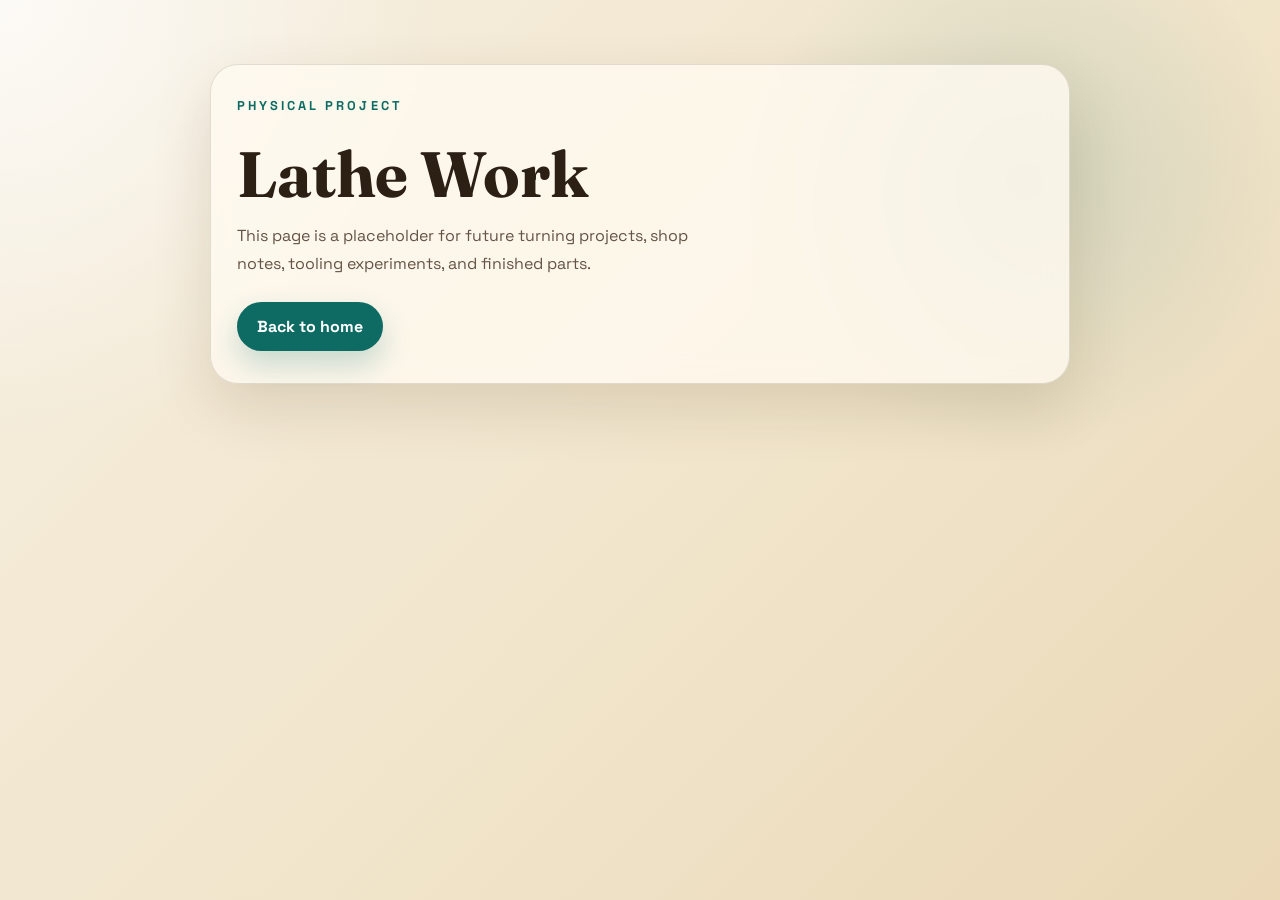
<file: website/projects/lathe-work.html>
<!DOCTYPE html>
<html lang="en">
<head>
  <meta charset="UTF-8">
  <meta name="viewport" content="width=device-width, initial-scale=1.0">
  <title>Lathe Work | Ulrich Labs</title>
  <meta
    name="description"
    content="Placeholder page for Adam Ulrich's lathe work projects and notes."
  >
  <link rel="preconnect" href="https://fonts.googleapis.com">
  <link rel="preconnect" href="https://fonts.gstatic.com" crossorigin>
  <link
    href="https://fonts.googleapis.com/css2?family=Space+Grotesk:wght@400;500;700&family=Fraunces:opsz,wght@9..144,600;9..144,700&display=swap"
    rel="stylesheet"
  >
  <link rel="stylesheet" href="../style.css">
</head>
<body>
  <div class="page-shell page-shell-narrow">
    <main class="detail-layout">
      <section class="panel detail-panel">
        <p class="eyebrow">Physical Project</p>
        <h1 class="detail-title">Lathe Work</h1>
        <p class="detail-lede">
          This page is a placeholder for future turning projects, shop notes,
          tooling experiments, and finished parts.
        </p>
        <div class="detail-actions">
          <a class="button button-primary" href="../index.html">Back to home</a>
        </div>
      </section>
    </main>
  </div>
</body>
</html>
</file>
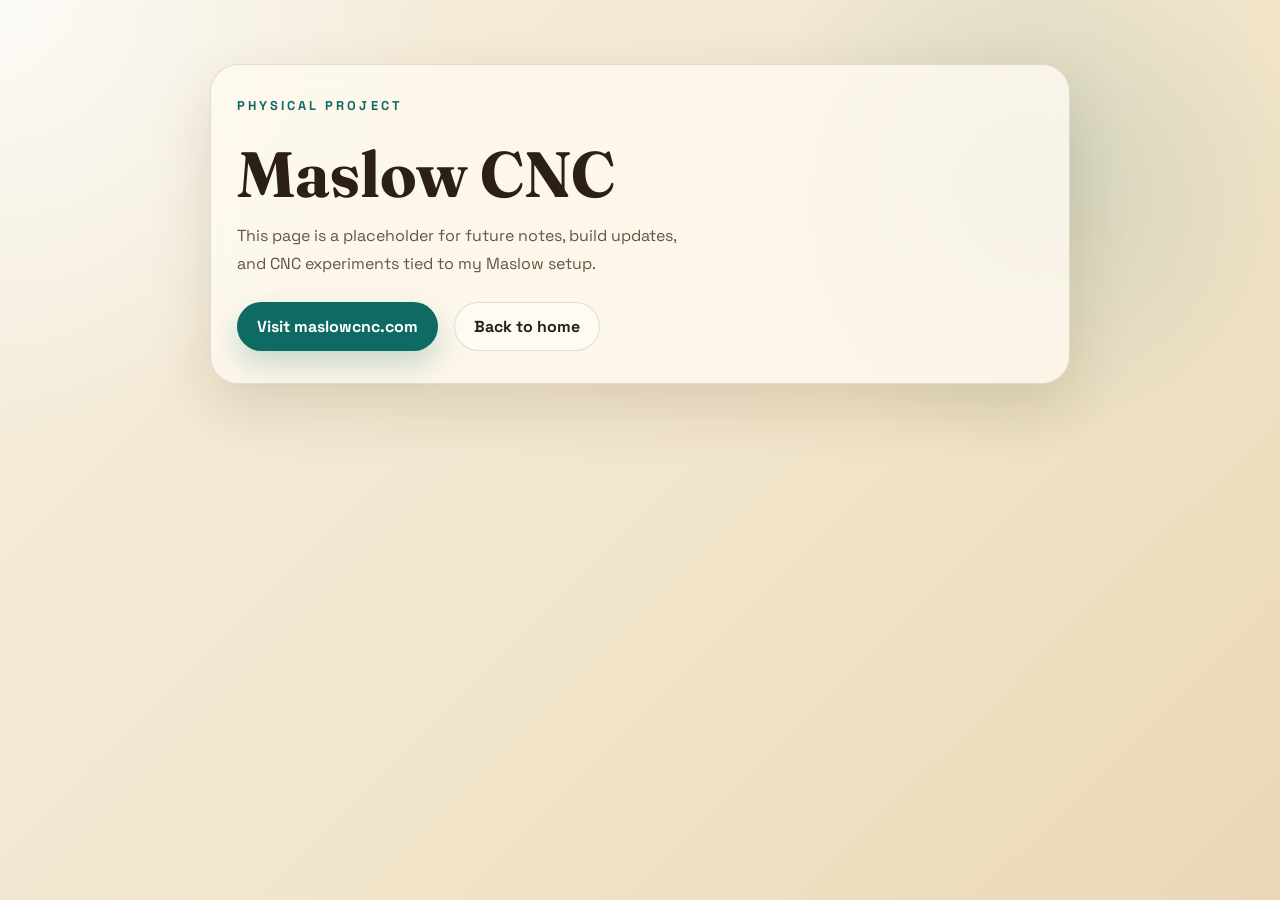
<file: website/projects/maslow-cnc.html>
<!DOCTYPE html>
<html lang="en">
<head>
  <meta charset="UTF-8">
  <meta name="viewport" content="width=device-width, initial-scale=1.0">
  <title>Maslow CNC | Ulrich Labs</title>
  <meta
    name="description"
    content="Placeholder page for Adam Ulrich's Maslow CNC projects and notes."
  >
  <link rel="preconnect" href="https://fonts.googleapis.com">
  <link rel="preconnect" href="https://fonts.gstatic.com" crossorigin>
  <link
    href="https://fonts.googleapis.com/css2?family=Space+Grotesk:wght@400;500;700&family=Fraunces:opsz,wght@9..144,600;9..144,700&display=swap"
    rel="stylesheet"
  >
  <link rel="stylesheet" href="../style.css">
</head>
<body>
  <div class="page-shell page-shell-narrow">
    <main class="detail-layout">
      <section class="panel detail-panel">
        <p class="eyebrow">Physical Project</p>
        <h1 class="detail-title">Maslow CNC</h1>
        <p class="detail-lede">
          This page is a placeholder for future notes, build updates, and CNC
          experiments tied to my Maslow setup.
        </p>
        <div class="detail-actions">
          <a class="button button-primary" href="https://www.maslowcnc.com" target="_blank" rel="noreferrer">Visit maslowcnc.com</a>
          <a class="button button-secondary" href="../index.html">Back to home</a>
        </div>
      </section>
    </main>
  </div>
</body>
</html>
</file>
<file: style.css>
:root {
  --bg: #f6efe1;
  --bg-deep: #ead8b7;
  --panel: rgba(255, 250, 241, 0.8);
  --panel-strong: #fffaf1;
  --line: rgba(57, 42, 25, 0.14);
  --text: #2c2014;
  --muted: #645445;
  --accent: #0e6b63;
  --accent-strong: #0a514b;
  --accent-soft: #d7f0e8;
  --shadow: 0 24px 60px rgba(79, 47, 14, 0.14);
}

* {
  box-sizing: border-box;
}

html {
  scroll-behavior: smooth;
}

body {
  margin: 0;
  min-height: 100vh;
  font-family: "Space Grotesk", sans-serif;
  color: var(--text);
  background:
    radial-gradient(circle at top left, rgba(255, 255, 255, 0.72), transparent 28%),
    radial-gradient(circle at 80% 20%, rgba(14, 107, 99, 0.14), transparent 22%),
    linear-gradient(135deg, var(--bg) 0%, #f1e5cb 55%, var(--bg-deep) 100%);
}

img {
  display: block;
  max-width: 100%;
}

body.lightbox-active {
  overflow: hidden;
}

a {
  color: inherit;
  text-decoration: none;
}

.page-shell {
  width: min(1160px, calc(100% - 2rem));
  margin: 0 auto;
  padding: 2rem 0 4rem;
}

.page-shell-narrow {
  width: min(860px, calc(100% - 2rem));
}

.site-logo {
  display: inline-flex;
  align-items: center;
  width: fit-content;
  flex-shrink: 0;
}

.site-logo img {
  width: 100px;
  height: auto;
}

.intro-lockup {
  display: grid;
  grid-template-columns: auto minmax(0, 1fr);
  gap: 1.5rem;
  align-items: start;
}

.intro-copy {
  min-width: 0;
}

.hero,
.panel,
.about-strip {
  position: relative;
}

.hero {
  display: grid;
  grid-template-columns: 1.2fr 0.8fr;
  gap: 2rem;
  align-items: center;
  padding: 2rem 0 3rem;
}

.hero::before {
  content: "";
  position: absolute;
  inset: 1rem 0 auto auto;
  width: 220px;
  height: 220px;
  border-radius: 50%;
  background: rgba(14, 107, 99, 0.08);
  filter: blur(8px);
  z-index: -1;
}

.eyebrow {
  margin: 0 0 0.75rem;
  font-size: 0.8rem;
  font-weight: 700;
  letter-spacing: 0.24em;
  text-transform: uppercase;
  color: var(--accent);
}

h1,
h2,
h3 {
  margin: 0;
}

h1,
h2 {
  font-family: "Fraunces", serif;
  line-height: 1;
}

h1 {
  font-size: clamp(3rem, 5vw, 5.4rem);
  max-width: 9ch;
}

h2 {
  font-size: clamp(2rem, 3vw, 3rem);
}

.lede {
  max-width: 56ch;
  margin: 1.2rem 0 0;
  font-size: 1.15rem;
  line-height: 1.7;
  color: var(--text);
}

.intro {
  max-width: 54ch;
  margin: 1rem 0 0;
  line-height: 1.7;
  color: var(--muted);
}

.hero-actions {
  display: flex;
  flex-wrap: wrap;
  gap: 1rem;
  margin-top: 1.8rem;
}

.button {
  display: inline-flex;
  align-items: center;
  justify-content: center;
  min-height: 3rem;
  padding: 0.8rem 1.2rem;
  border-radius: 999px;
  border: 1px solid transparent;
  font-weight: 700;
  transition: transform 180ms ease, box-shadow 180ms ease, background 180ms ease;
}

.button:hover,
.project-card:hover {
  transform: translateY(-2px);
}

.button-primary {
  color: #fff;
  background: var(--accent);
  box-shadow: 0 14px 30px rgba(14, 107, 99, 0.22);
}

.button-primary:hover {
  background: var(--accent-strong);
}

.button-secondary {
  background: rgba(255, 255, 255, 0.45);
  border-color: var(--line);
}

.hero-media {
  display: grid;
  gap: 1rem;
  align-content: start;
  padding: 1rem 0 1rem 1rem;
}

.portrait-card {
  overflow: hidden;
  border: 1px solid rgba(255, 255, 255, 0.7);
  border-radius: 28px;
  box-shadow: var(--shadow);
  background: var(--panel-strong);
}

.portrait-card img {
  width: 100%;
  height: min(70vh, 580px);
  object-fit: cover;
  object-position: center top;
}

main {
  display: grid;
  align-items: start;
  gap: 1.6rem;
}

.detail-layout {
  padding-top: 0.5rem;
}

.panel,
.about-strip {
  padding: 1.6rem;
  border: 1px solid var(--line);
  border-radius: 28px;
  background: var(--panel);
  backdrop-filter: blur(12px);
  box-shadow: var(--shadow);
}

.section-heading {
  display: grid;
  gap: 0.4rem;
  margin-bottom: 1.4rem;
}

.detail-layout > .hardcase-gallery {
  order: 10;
}

.detail-layout > .battery-wiring {
  order: 11;
}

.detail-layout > .battery-gallery {
  order: 12;
}

.detail-layout > .parts-panel {
  order: 20;
}

.section-toggle {
  display: flex;
  align-items: center;
  justify-content: flex-start;
  gap: 0.9rem;
  width: 100%;
  padding: 0;
  border: 0;
  background: transparent;
  color: var(--text);
  text-align: left;
  cursor: pointer;
}

.section-toggle-label {
  display: grid;
  gap: 0.4rem;
}

.section-toggle-eyebrow {
  color: var(--accent);
  font-size: 0.8rem;
  font-weight: 700;
  letter-spacing: 0.24em;
  text-transform: uppercase;
}

.section-toggle-title {
  font-family: "Fraunces", serif;
  font-size: clamp(2rem, 3vw, 3rem);
  line-height: 1;
}

.section-toggle-icon {
  display: grid;
  place-items: center;
  width: 2rem;
  height: 2rem;
  border: 1px solid var(--line);
  border-radius: 50%;
  color: var(--accent);
  font-size: 1.2rem;
}

.section-toggle:hover .section-toggle-icon {
  background: var(--accent-soft);
}

.collapsible-section.is-collapsed > :not(.section-toggle) {
  display: none;
}

.collapsible-section.is-collapsed {
  padding-bottom: 1.6rem;
}

.card-grid {
  display: grid;
  grid-template-columns: repeat(3, minmax(0, 1fr));
  align-items: start;
  grid-auto-rows: max-content;
  gap: 1rem;
}

.card-grid-two {
  grid-template-columns: repeat(2, minmax(0, 1fr));
}

.project-card {
  display: grid;
  align-content: start;
  gap: 0.7rem;
  min-width: 0;
  padding: 1.2rem;
  border: 1px solid var(--line);
  border-radius: 22px;
  background: rgba(255, 255, 255, 0.66);
  transition: transform 180ms ease, border-color 180ms ease, box-shadow 180ms ease;
}

.project-card:hover {
  border-color: rgba(14, 107, 99, 0.45);
  box-shadow: 0 16px 36px rgba(79, 47, 14, 0.1);
}

.project-card h3 {
  font-size: 1.25rem;
}

.project-card p {
  margin: 0;
  line-height: 1.65;
  color: var(--muted);
}

.project-card p.card-note {
  font-size: 0.85rem;
  font-style: italic;
  color: var(--accent-strong);
}

.project-card span:not(.card-tag) {
  color: var(--text);
}

.highlight {
  background:
    linear-gradient(180deg, rgba(215, 240, 232, 0.95), rgba(255, 255, 255, 0.8));
}

.card-tag {
  display: inline-flex;
  align-items: center;
  width: fit-content;
  padding: 0.28rem 0.6rem;
  border-radius: 999px;
  background: var(--accent-soft);
  color: var(--accent-strong);
  font-size: 0.72rem;
  font-weight: 700;
  letter-spacing: 0.06em;
  text-transform: uppercase;
}

.project-card-static {
  background:
    linear-gradient(180deg, rgba(255, 249, 233, 0.94), rgba(255, 255, 255, 0.75));
}

.about-strip {
  display: grid;
  grid-template-columns: 1.2fr 0.8fr;
  gap: 1.4rem;
  align-items: center;
}

.about-media {
  display: flex;
  justify-content: center;
}

.about-bitmoji {
  width: min(100%, 280px);
  padding: 1rem;
  border: 1px solid rgba(255, 255, 255, 0.7);
  border-radius: 28px;
  background: rgba(255, 255, 255, 0.55);
  box-shadow: var(--shadow);
}

.about-bitmoji img {
  width: 100%;
  height: auto;
}

.detail-panel {
  display: grid;
  gap: 1rem;
  min-height: 320px;
  align-content: start;
}

.detail-title {
  font-size: clamp(2.6rem, 5vw, 4.4rem);
}

.detail-lede {
  max-width: 46ch;
  margin: 0;
  line-height: 1.75;
  color: var(--muted);
}

.detail-actions {
  display: flex;
  flex-wrap: wrap;
  gap: 1rem;
  margin-top: 0.5rem;
}

.about-text p:last-child {
  margin: 1rem 0 0;
  line-height: 1.7;
  color: var(--muted);
}

.project-hero-layout {
  display: grid;
  grid-template-columns: minmax(0, 1.1fr) minmax(280px, 0.9fr);
  gap: 2rem;
  align-items: center;
}

.project-hero-copy {
  min-width: 0;
}

.project-hero-media {
  display: grid;
  grid-template-columns: repeat(2, minmax(0, 1fr));
  gap: 0.8rem;
  align-items: start;
}

.project-hero-media .project-figure {
  min-width: 0;
}

.section-jump-nav {
  grid-column: 1 / -1;
  display: flex;
  flex-wrap: wrap;
  gap: 0.55rem;
  margin-top: 0.25rem;
}

.section-jump-nav a {
  padding: 0.55rem 0.8rem;
  border: 1px solid var(--line);
  border-radius: 999px;
  background: rgba(255, 255, 255, 0.48);
  color: var(--accent-strong);
  font-size: 0.82rem;
  font-weight: 700;
  text-decoration: none;
  transition: background 180ms ease, border-color 180ms ease, transform 180ms ease;
}

.section-jump-nav a:hover {
  border-color: rgba(14, 107, 99, 0.45);
  background: var(--accent-soft);
  transform: translateY(-1px);
}

.content-stack {
  display: grid;
  gap: 1.4rem;
}

.prose {
  display: grid;
  gap: 1rem;
  max-width: 72ch;
}

.prose p {
  margin: 0;
  line-height: 1.75;
  color: var(--muted);
}

#operating-goals .prose {
  gap: 0.7rem;
}

#operating-goals .problem-card {
  display: grid;
  grid-template-columns: minmax(0, 320px) minmax(0, 1fr);
  gap: 0.8rem 1.1rem;
  align-items: start;
  padding: 1rem;
  border: 1px solid var(--line);
  border-radius: 18px;
  background: rgba(255, 255, 255, 0.42);
}

#operating-goals .problem-card > :not(.problem-thumbnail) {
  grid-column: 2;
}

#operating-goals .problem-card.problem-card-text-only {
  grid-template-columns: 1fr;
}

#operating-goals .problem-card.problem-card-text-only > :not(.problem-thumbnail) {
  grid-column: 1;
}

#operating-goals .problem-card .problem-thumbnail {
  grid-column: 1;
  grid-row: 1 / span 4;
  width: 100%;
  margin: 0;
}

#operating-goals h3 {
  margin-top: 0;
  font-size: 1.2rem;
}

#operating-goals h4 {
  margin: 0.15rem 0 0;
  color: var(--accent-strong);
  font-size: 0.95rem;
  letter-spacing: 0.04em;
  text-transform: uppercase;
}

#operating-goals ul {
  margin: 0;
  padding-left: 1.4rem;
}

#operating-goals li {
  line-height: 1.4;
}

@media (max-width: 720px) {
  #operating-goals .problem-card {
    grid-template-columns: 1fr;
  }

  #operating-goals .problem-card > :not(.problem-thumbnail) {
    grid-column: 1;
  }

  #operating-goals .problem-card .problem-thumbnail {
    grid-column: 1;
    grid-row: auto;
    width: min(100%, 320px);
  }
}

.prose a,
.list-card a,
.software-bullet a {
  color: var(--accent-strong);
  text-decoration: underline;
  text-underline-offset: 0.14em;
}

.intro-guidance {
  display: grid;
  gap: 1.2rem;
  min-width: 0;
  padding: 1.4rem;
  border: 1px solid rgba(14, 107, 99, 0.18);
  border-radius: 24px;
  background:
    linear-gradient(180deg, rgba(215, 240, 232, 0.46), rgba(255, 255, 255, 0.72));
}

.intro-guidance h3 {
  font-size: 1.2rem;
}

.intro-guidance p {
  margin: 0;
  line-height: 1.75;
  color: var(--muted);
}

.supporting-note {
  max-width: 72ch;
  margin: 0;
  line-height: 1.75;
  color: var(--muted);
}

.stat-grid {
  display: grid;
  grid-template-columns: repeat(4, minmax(0, 1fr));
  gap: 1rem;
}

.stat-card,
.list-card {
  padding: 1.2rem;
  border: 1px solid var(--line);
  border-radius: 22px;
  background: rgba(255, 255, 255, 0.66);
}

.stat-card strong {
  display: block;
  margin-bottom: 0.4rem;
  font-family: "Fraunces", serif;
  font-size: 2rem;
  line-height: 1;
}

.stat-card span {
  color: var(--muted);
  line-height: 1.6;
}

.checklist-grid {
  display: grid;
  grid-template-columns: repeat(3, minmax(0, 1fr));
  gap: 1rem;
}

.checklist-grid-4 {
  grid-template-columns: repeat(4, minmax(0, 1fr));
}

.list-card-image {
  display: block;
  width: calc(100% + 2.4rem);
  margin: -1.2rem -1.2rem 1rem -1.2rem;
  aspect-ratio: 1 / 1;
  object-fit: cover;
  border-radius: 22px 22px 0 0;
}

.list-card h3 {
  margin-bottom: 0.85rem;
  font-size: 1.1rem;
}

.list-card ul + h3 {
  margin-top: 1.4rem;
}

.list-card ul {
  margin: 0;
  padding-left: 1.2rem;
  color: var(--muted);
  line-height: 1.65;
}

.list-card li + li {
  margin-top: 0.45rem;
}

.figure-grid {
  display: grid;
  grid-template-columns: repeat(2, minmax(0, 1fr));
  gap: 1rem;
}

.gallery-grid {
  display: grid;
  grid-template-columns: repeat(auto-fill, minmax(240px, 1fr));
  gap: 1rem;
}

.media-copy-layout {
  display: grid;
  grid-template-columns: minmax(0, 1fr) minmax(240px, 360px);
  gap: 1.5rem;
  align-items: start;
}

.media-copy-layout-30-70 {
  grid-template-columns: minmax(0, 3fr) minmax(320px, 7fr);
}

.software-bullet {
  display: grid;
  grid-template-columns: 96px minmax(0, 1fr) minmax(220px, 320px);
  gap: 1.25rem;
  align-items: center;
}

.software-bullet-logo {
  width: 96px;
  height: 96px;
  display: flex;
  align-items: center;
  justify-content: center;
  background: rgba(255, 255, 255, 0.72);
  border: 1px solid rgba(255, 255, 255, 0.7);
  border-radius: 16px;
  box-shadow: var(--shadow);
  padding: 0.6rem;
  box-sizing: border-box;
}

.software-bullet-logo img {
  max-width: 100%;
  max-height: 100%;
  object-fit: contain;
  display: block;
}

.software-bullet h3 {
  margin: 0 0 0.35rem 0;
}

.software-bullet p {
  margin: 0 0 0.85rem 0;
  line-height: 1.65;
}

.software-bullet p:last-child {
  margin-bottom: 0;
}

.software-bullet-figure {
  margin: 0;
  border: 1px solid rgba(255, 255, 255, 0.7);
  border-radius: 16px;
  background: rgba(255, 255, 255, 0.72);
  box-shadow: var(--shadow);
  padding: 0.6rem;
  display: flex;
  align-items: center;
  justify-content: center;
  min-height: 140px;
}

.software-bullet-figure img {
  max-width: 100%;
  max-height: 220px;
  height: auto;
  object-fit: contain;
  display: block;
}

.rigging-layout {
  display: grid;
  grid-template-columns: minmax(0, 4fr) minmax(320px, 6fr);
  gap: 1rem;
  align-items: start;
}

.rigging-copy {
  min-width: 0;
}

.rigging-copy .section-heading {
  margin-bottom: 1rem;
}

.project-figure-fill {
  width: min(100%, 520px);
  justify-self: start;
  align-self: start;
}

.project-figure-fill img {
  width: 100%;
  height: auto;
  max-height: 600px;
  aspect-ratio: auto;
  object-fit: contain;
  object-position: center top;
}

.project-figure {
  margin: 0;
  overflow: hidden;
  border: 1px solid rgba(255, 255, 255, 0.7);
  border-radius: 24px;
  background: rgba(255, 255, 255, 0.72);
  box-shadow: var(--shadow);
}

.project-figure img {
  width: 100%;
  aspect-ratio: 16 / 9;
  object-fit: cover;
}

.project-figure figcaption {
  padding: 0.9rem 1rem 1rem;
  color: var(--muted);
  line-height: 1.55;
  font-size: 0.96rem;
}

.build-step-figure {
  width: min(100%, 560px);
  justify-self: start;
}

.problem-thumbnail {
  width: min(100%, 320px);
  justify-self: start;
}

.problem-thumbnail img {
  aspect-ratio: 16 / 9;
  object-fit: cover;
}

.problem-detail-figure {
  grid-column: 1 !important;
  width: min(100%, 420px);
  margin: 0;
}

.problem-detail-video {
  grid-column: 1 !important;
  width: min(100%, 420px);
  margin: 0;
  border: 1px solid var(--line);
  border-radius: 16px;
  background: #1f1d19;
}

.build-step-video {
  display: block;
  width: min(100%, 560px);
  border: 1px solid var(--line);
  border-radius: 16px;
  background: #1f1d19;
}

.component-grid {
  display: grid;
  grid-template-columns: repeat(3, minmax(0, 1fr));
  gap: 0.8rem;
}

.component-card figcaption {
  padding: 0.7rem 0.8rem 0.8rem;
  font-size: 0.86rem;
}

.component-card img {
  aspect-ratio: 1;
  object-fit: contain;
  background: rgba(255, 255, 255, 0.45);
}

.component-model-card figcaption {
  display: grid;
  gap: 0.35rem;
}

.component-model-card a {
  color: var(--accent-strong);
  font-weight: 700;
}

.project-figure-portrait {
  max-width: 640px;
}

.project-figure-portrait img {
  aspect-ratio: auto;
  object-fit: contain;
  height: auto;
}

.project-figure-placeholder {
  display: flex;
  align-items: stretch;
}

.placeholder-panel {
  display: grid;
  align-content: center;
  justify-items: start;
  width: 100%;
  min-height: 260px;
  padding: 2rem;
  border: 1px dashed var(--line);
  border-radius: 22px;
  background:
    radial-gradient(circle at top right, rgba(14, 107, 99, 0.12), transparent 40%),
    rgba(255, 255, 255, 0.38);
}

.placeholder-panel p {
  max-width: 20ch;
  margin: 1rem 0 0;
  color: var(--muted);
  line-height: 1.6;
}

.model-tile {
  display: flex;
  align-items: center;
  gap: 1rem;
  width: min(100%, 560px);
  padding: 0.75rem;
  border: 1px solid var(--line);
  border-radius: 18px;
  background: rgba(255, 255, 255, 0.58);
  transition: transform 180ms ease, border-color 180ms ease, background 180ms ease;
}

.model-tile:hover {
  transform: translateY(-2px);
  border-color: rgba(14, 107, 99, 0.45);
  background: rgba(215, 240, 232, 0.65);
}

.model-tile img {
  width: 112px;
  height: 76px;
  border-radius: 12px;
  object-fit: cover;
}

.model-tile span {
  display: grid;
  gap: 0.35rem;
}

.model-tile strong {
  color: var(--accent-strong);
}

.model-tile small {
  color: var(--muted);
  line-height: 1.4;
}

.supply-group {
  display: grid;
  gap: 0.75rem;
}

.supply-group h3 {
  font-size: 1.25rem;
}

.supply-list {
  display: grid;
  gap: 0.5rem;
}

.supply-row {
  display: flex;
  align-items: center;
  justify-content: space-between;
  gap: 1rem;
  padding: 0.85rem 1rem;
  border: 1px solid var(--line);
  border-radius: 12px;
  background: rgba(255, 255, 255, 0.52);
  color: var(--text);
  transition: transform 180ms ease, border-color 180ms ease, background 180ms ease;
}

.supply-row:hover {
  transform: translateX(3px);
  border-color: rgba(14, 107, 99, 0.45);
  background: rgba(215, 240, 232, 0.65);
}

.supply-row strong {
  flex-shrink: 0;
  color: var(--accent);
  font-size: 0.78rem;
  letter-spacing: 0.05em;
  text-transform: uppercase;
}

.supply-price {
  color: var(--teal);
  white-space: nowrap;
}

.supply-total {
  margin: -0.25rem 0 0.7rem;
  color: var(--accent-strong);
  font-size: 0.82rem;
  font-weight: 700;
}

.supplies-more {
  border-top: 1px solid var(--line);
  padding-top: 1rem;
}

.supplies-more summary {
  width: fit-content;
  cursor: pointer;
  color: var(--accent-strong);
  font-weight: 700;
}

.supplies-more summary::marker {
  color: var(--accent);
}

.supplies-more-content {
  display: grid;
  gap: 1.25rem;
  margin-top: 1.25rem;
}

.project-figure-capped {
  width: min(100%, 360px);
  justify-self: center;
}

.project-figure-capped img {
  max-height: 430px;
}

.lightbox-trigger {
  cursor: zoom-in;
}

.lightbox {
  position: fixed;
  inset: 0;
  z-index: 9999;
  display: none;
}

.lightbox-open {
  display: flex;
  align-items: center;
  justify-content: center;
}

.lightbox-backdrop {
  position: absolute;
  inset: 0;
  background: rgba(27, 20, 12, 0.82);
  backdrop-filter: blur(6px);
}

.lightbox-dialog {
  position: relative;
  z-index: 1;
  max-width: 96vw;
  padding: 3.5rem 1.5rem 1.5rem;
}

.lightbox-image {
  display: block;
  max-width: min(92vw, 1200px);
  max-height: calc(96vh - 5rem);
  width: auto;
  height: auto;
  border-radius: 20px;
  box-shadow: 0 24px 60px rgba(0, 0, 0, 0.35);
}

.lightbox-close {
  position: absolute;
  top: 0.25rem;
  right: 0.25rem;
  width: 2.75rem;
  height: 2.75rem;
  border: 0;
  border-radius: 999px;
  background: rgba(255, 250, 241, 0.92);
  color: var(--text);
  font-size: 2rem;
  line-height: 1;
  cursor: pointer;
  box-shadow: 0 12px 24px rgba(0, 0, 0, 0.2);
}

.lightbox-close:hover {
  background: #fff;
}

.lightbox-nav {
  position: absolute;
  top: 50%;
  display: grid;
  place-items: center;
  width: 2.8rem;
  height: 2.8rem;
  transform: translateY(-50%);
  border: 1px solid rgba(255, 255, 255, 0.32);
  border-radius: 50%;
  background: rgba(44, 32, 20, 0.78);
  color: #fffaf1;
  font-size: 1.3rem;
  cursor: pointer;
  transition: background 180ms ease, transform 180ms ease;
}

.lightbox-nav:hover {
  background: rgba(14, 107, 99, 0.92);
}

.lightbox-prev {
  left: 1rem;
}

.lightbox-next {
  right: 1rem;
}

@media (max-width: 1120px) {
  .hero {
    grid-template-columns: 1fr;
    align-items: start;
  }

  .hero-copy,
  .hero-media {
    grid-column: 1;
    grid-row: 1;
  }

  .hero-copy {
    padding-right: 13rem;
  }

  .site-logo img {
    width: 82px;
  }

  .intro-lockup {
    grid-template-columns: auto minmax(0, 1fr);
    gap: 1rem;
    align-items: start;
  }

  .hero-media {
    padding: 0;
    justify-self: end;
    align-self: start;
    margin-top: 0.35rem;
    justify-items: end;
  }

  .portrait-card {
    width: 200px;
    border-radius: 24px;
  }

  .portrait-card img {
    display: block;
    height: 200px;
    aspect-ratio: 1;
    object-fit: cover;
    object-position: center 18%;
  }

  h1 {
    max-width: 12ch;
  }

  .media-copy-layout {
    grid-template-columns: 1fr;
  }

  .rigging-layout {
    grid-template-columns: 1fr;
  }

  .software-bullet {
    grid-template-columns: 72px minmax(0, 1fr);
  }

  .software-bullet-figure {
    grid-column: 1 / -1;
  }
}

@media (max-width: 900px) {
  .hero-copy {
    padding-right: 11.5rem;
  }

  h1 {
    max-width: 9.5ch;
  }
}

@media (max-width: 960px) {
  .about-strip,
  .card-grid,
  .project-hero-layout,
  .stat-grid,
  .checklist-grid,
  .figure-grid,
  .media-copy-layout {
    grid-template-columns: 1fr;
  }

  .component-grid {
    grid-template-columns: repeat(2, minmax(0, 1fr));
  }

  .checklist-grid-4 {
    grid-template-columns: repeat(2, minmax(0, 1fr));
  }

  .card-grid-two {
    grid-template-columns: 1fr;
  }

}

@media (max-width: 560px) {
  .project-hero-media {
    grid-template-columns: 1fr;
  }

  .component-grid {
    grid-template-columns: 1fr;
  }

  .checklist-grid-4 {
    grid-template-columns: 1fr;
  }
}

@media (max-width: 640px) {
  .page-shell {
    width: min(100% - 1rem, 100%);
    padding-top: 1rem;
  }

  .lightbox-dialog {
    padding: 3.25rem 0.75rem 0.75rem;
  }

  .lightbox-image {
    max-width: 96vw;
    max-height: calc(96vh - 4.5rem);
  }

  .lightbox-close {
    top: 0;
    right: 0;
  }

  .site-logo img {
    width: 72px;
  }

  .intro-lockup {
    grid-template-columns: auto minmax(0, 1fr);
    gap: 0.7rem;
    align-items: start;
  }

  .hero,
  .panel,
  .about-strip {
    padding: 1.2rem;
    border-radius: 22px;
  }

  h1 {
    font-size: clamp(2.4rem, 14vw, 3.5rem);
  }

  .hero-actions {
    flex-direction: column;
    clear: both;
  }

  .button {
    width: 100%;
  }

  .hero-copy {
    padding-right: 9.5rem;
    padding-top: 0;
  }

  .hero-media {
    margin-top: 0;
  }

  .portrait-card {
    width: 140px;
  }

  .portrait-card img {
    height: 140px;
  }
}

@media (max-width: 400px) {
  .hero-copy,
  .hero-media {
    grid-row: auto;
  }

  .hero-copy {
    padding-right: 0;
  }

  .hero-media {
    justify-self: center;
    align-self: start;
    justify-items: center;
    margin-bottom: 1rem;
  }

  .portrait-card {
    width: min(100%, 180px);
  }

  .portrait-card img {
    height: 180px;
  }
}
</file>
<file: website/style.css>
:root {
  --bg: #f6efe1;
  --bg-deep: #ead8b7;
  --panel: rgba(255, 250, 241, 0.8);
  --panel-strong: #fffaf1;
  --line: rgba(57, 42, 25, 0.14);
  --text: #2c2014;
  --muted: #645445;
  --accent: #0e6b63;
  --accent-strong: #0a514b;
  --accent-soft: #d7f0e8;
  --shadow: 0 24px 60px rgba(79, 47, 14, 0.14);
}

* {
  box-sizing: border-box;
}

html {
  scroll-behavior: smooth;
}

body {
  margin: 0;
  min-height: 100vh;
  font-family: "Space Grotesk", sans-serif;
  color: var(--text);
  background:
    radial-gradient(circle at top left, rgba(255, 255, 255, 0.72), transparent 28%),
    radial-gradient(circle at 80% 20%, rgba(14, 107, 99, 0.14), transparent 22%),
    linear-gradient(135deg, var(--bg) 0%, #f1e5cb 55%, var(--bg-deep) 100%);
}

img {
  display: block;
  max-width: 100%;
}

a {
  color: inherit;
  text-decoration: none;
}

.page-shell {
  width: min(1160px, calc(100% - 2rem));
  margin: 0 auto;
  padding: 2rem 0 4rem;
}

.page-shell-narrow {
  width: min(860px, calc(100% - 2rem));
}

.hero,
.panel,
.about-strip {
  position: relative;
}

.hero {
  display: grid;
  grid-template-columns: 1.2fr 0.8fr;
  gap: 2rem;
  align-items: center;
  padding: 2rem 0 3rem;
}

.hero::before {
  content: "";
  position: absolute;
  inset: 1rem 0 auto auto;
  width: 220px;
  height: 220px;
  border-radius: 50%;
  background: rgba(14, 107, 99, 0.08);
  filter: blur(8px);
  z-index: -1;
}

.eyebrow {
  margin: 0 0 0.75rem;
  font-size: 0.8rem;
  font-weight: 700;
  letter-spacing: 0.24em;
  text-transform: uppercase;
  color: var(--accent);
}

h1,
h2,
h3 {
  margin: 0;
}

h1,
h2 {
  font-family: "Fraunces", serif;
  line-height: 1;
}

h1 {
  font-size: clamp(3rem, 5vw, 5.4rem);
  max-width: 9ch;
}

h2 {
  font-size: clamp(2rem, 3vw, 3rem);
}

.lede {
  max-width: 56ch;
  margin: 1.2rem 0 0;
  font-size: 1.15rem;
  line-height: 1.7;
  color: var(--text);
}

.intro {
  max-width: 54ch;
  margin: 1rem 0 0;
  line-height: 1.7;
  color: var(--muted);
}

.hero-actions {
  display: flex;
  flex-wrap: wrap;
  gap: 1rem;
  margin-top: 1.8rem;
}

.button {
  display: inline-flex;
  align-items: center;
  justify-content: center;
  min-height: 3rem;
  padding: 0.8rem 1.2rem;
  border-radius: 999px;
  border: 1px solid transparent;
  font-weight: 700;
  transition: transform 180ms ease, box-shadow 180ms ease, background 180ms ease;
}

.button:hover,
.project-card:hover {
  transform: translateY(-2px);
}

.button-primary {
  color: #fff;
  background: var(--accent);
  box-shadow: 0 14px 30px rgba(14, 107, 99, 0.22);
}

.button-primary:hover {
  background: var(--accent-strong);
}

.button-secondary {
  background: rgba(255, 255, 255, 0.45);
  border-color: var(--line);
}

.hero-media {
  display: grid;
  gap: 1rem;
  align-content: start;
  padding: 1rem 0 1rem 1rem;
}

.portrait-card {
  overflow: hidden;
  border: 1px solid rgba(255, 255, 255, 0.7);
  border-radius: 28px;
  box-shadow: var(--shadow);
  background: var(--panel-strong);
}

.portrait-card img {
  width: 100%;
  height: min(70vh, 580px);
  object-fit: cover;
  object-position: center top;
}

main {
  display: grid;
  gap: 1.6rem;
}

.detail-layout {
  padding-top: 2rem;
}

.panel,
.about-strip {
  padding: 1.6rem;
  border: 1px solid var(--line);
  border-radius: 28px;
  background: var(--panel);
  backdrop-filter: blur(12px);
  box-shadow: var(--shadow);
}

.section-heading {
  display: grid;
  gap: 0.4rem;
  margin-bottom: 1.4rem;
}

.card-grid {
  display: grid;
  grid-template-columns: repeat(3, minmax(0, 1fr));
  gap: 1rem;
}

.card-grid-two {
  grid-template-columns: repeat(2, minmax(0, 1fr));
}

.project-card {
  display: grid;
  gap: 0.7rem;
  min-height: 100%;
  padding: 1.2rem;
  border: 1px solid var(--line);
  border-radius: 22px;
  background: rgba(255, 255, 255, 0.66);
  transition: transform 180ms ease, border-color 180ms ease, box-shadow 180ms ease;
}

.project-card:hover {
  border-color: rgba(14, 107, 99, 0.45);
  box-shadow: 0 16px 36px rgba(79, 47, 14, 0.1);
}

.project-card h3 {
  font-size: 1.25rem;
}

.project-card p {
  margin: 0;
  line-height: 1.65;
  color: var(--muted);
}

.project-card span:not(.card-tag) {
  color: var(--text);
}

.highlight {
  background:
    linear-gradient(180deg, rgba(215, 240, 232, 0.95), rgba(255, 255, 255, 0.8));
}

.card-tag {
  display: inline-flex;
  align-items: center;
  width: fit-content;
  padding: 0.28rem 0.6rem;
  border-radius: 999px;
  background: var(--accent-soft);
  color: var(--accent-strong);
  font-size: 0.72rem;
  font-weight: 700;
  letter-spacing: 0.06em;
  text-transform: uppercase;
}

.project-card-static {
  background:
    linear-gradient(180deg, rgba(255, 249, 233, 0.94), rgba(255, 255, 255, 0.75));
}

.about-strip {
  display: grid;
  grid-template-columns: 1.2fr 0.8fr;
  gap: 1.4rem;
  align-items: center;
}

.about-media {
  display: flex;
  justify-content: center;
}

.about-bitmoji {
  width: min(100%, 280px);
  padding: 1rem;
  border: 1px solid rgba(255, 255, 255, 0.7);
  border-radius: 28px;
  background: rgba(255, 255, 255, 0.55);
  box-shadow: var(--shadow);
}

.about-bitmoji img {
  width: 100%;
  height: auto;
}

.detail-panel {
  display: grid;
  gap: 1rem;
  min-height: 320px;
  align-content: center;
}

.detail-title {
  font-size: clamp(2.6rem, 5vw, 4.4rem);
}

.detail-lede {
  max-width: 46ch;
  margin: 0;
  line-height: 1.75;
  color: var(--muted);
}

.detail-actions {
  display: flex;
  flex-wrap: wrap;
  gap: 1rem;
  margin-top: 0.5rem;
}

.about-text p:last-child {
  margin: 1rem 0 0;
  line-height: 1.7;
  color: var(--muted);
}

@media (max-width: 960px) {
  .hero,
  .about-strip,
  .card-grid {
    grid-template-columns: 1fr;
  }

  .card-grid-two {
    grid-template-columns: 1fr;
  }

  .hero-media {
    padding: 0;
  }
}

@media (max-width: 640px) {
  .page-shell {
    width: min(100% - 1rem, 100%);
    padding-top: 1rem;
  }

  .hero,
  .panel,
  .about-strip {
    padding: 1.2rem;
    border-radius: 22px;
  }

  h1 {
    font-size: clamp(2.4rem, 14vw, 3.5rem);
  }

  .hero-actions {
    flex-direction: column;
  }

  .button {
    width: 100%;
  }

  .portrait-card img {
    height: auto;
  }
}
</file>
